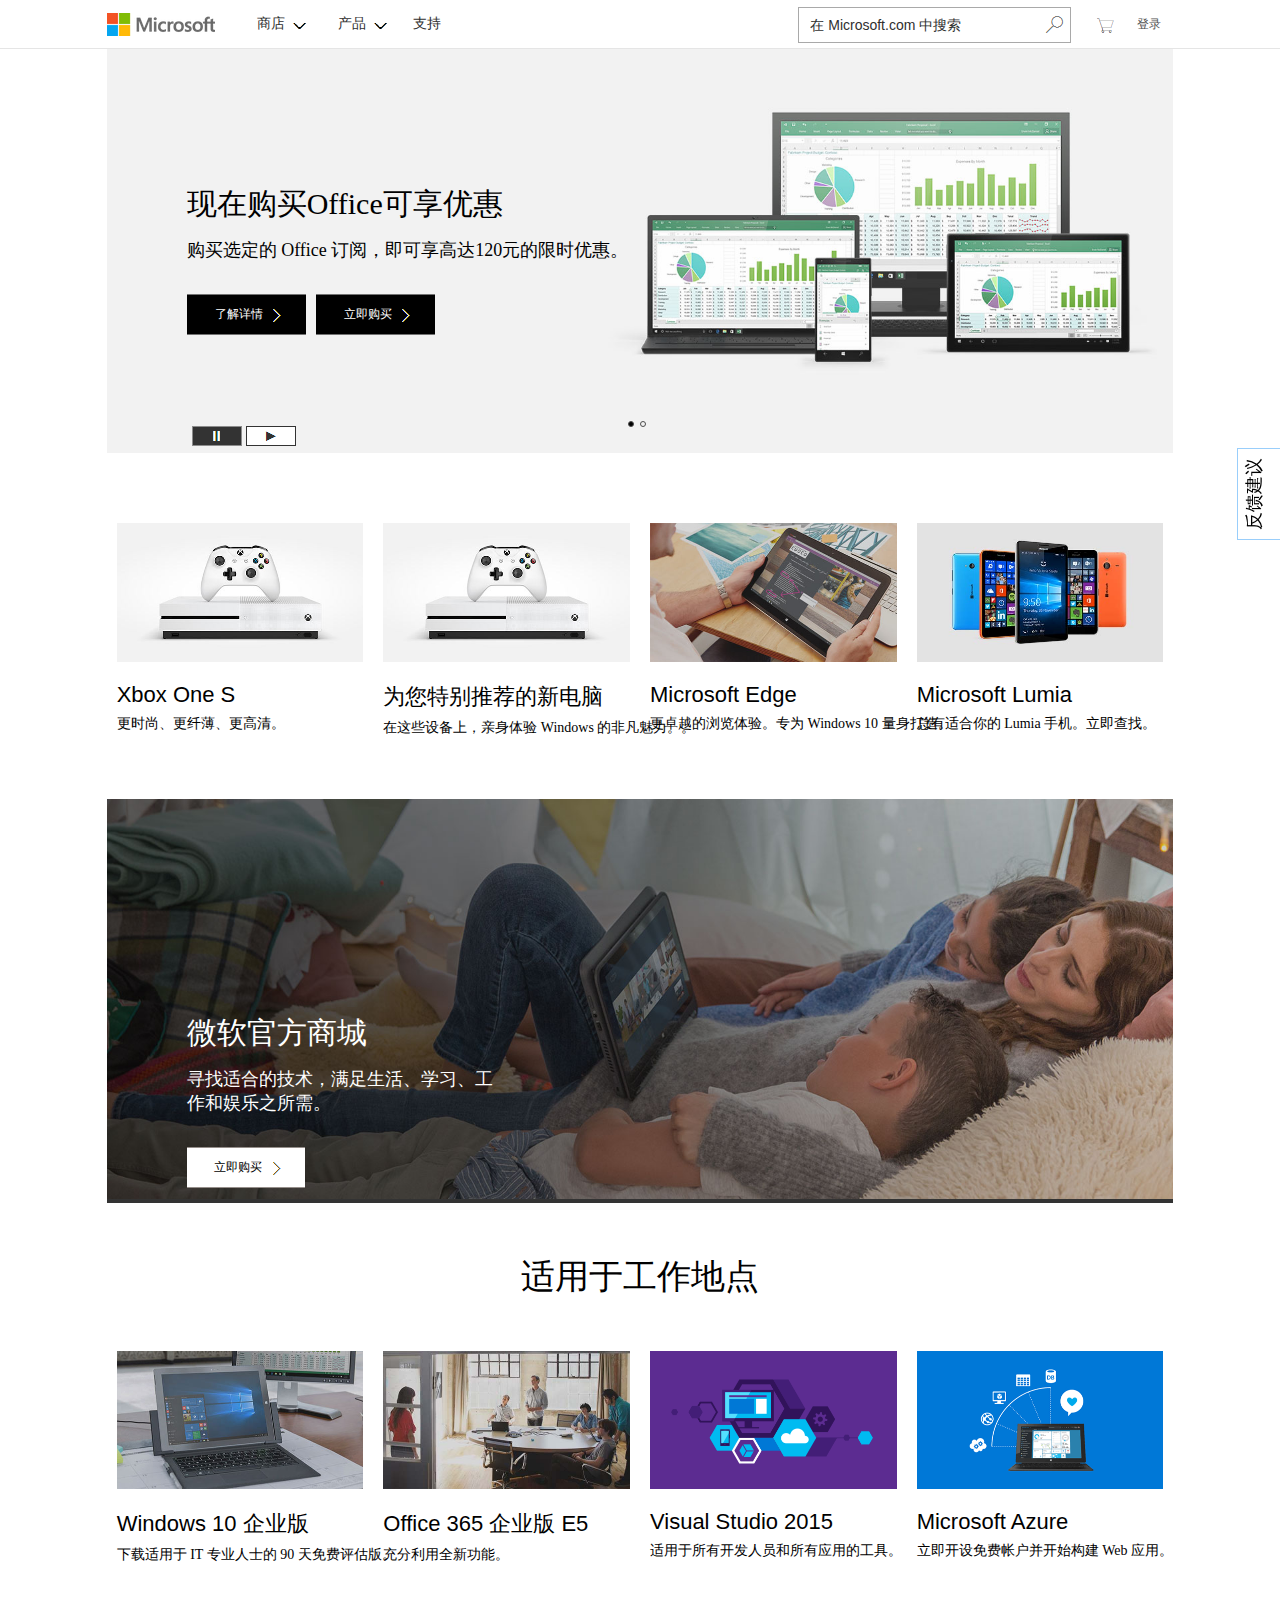
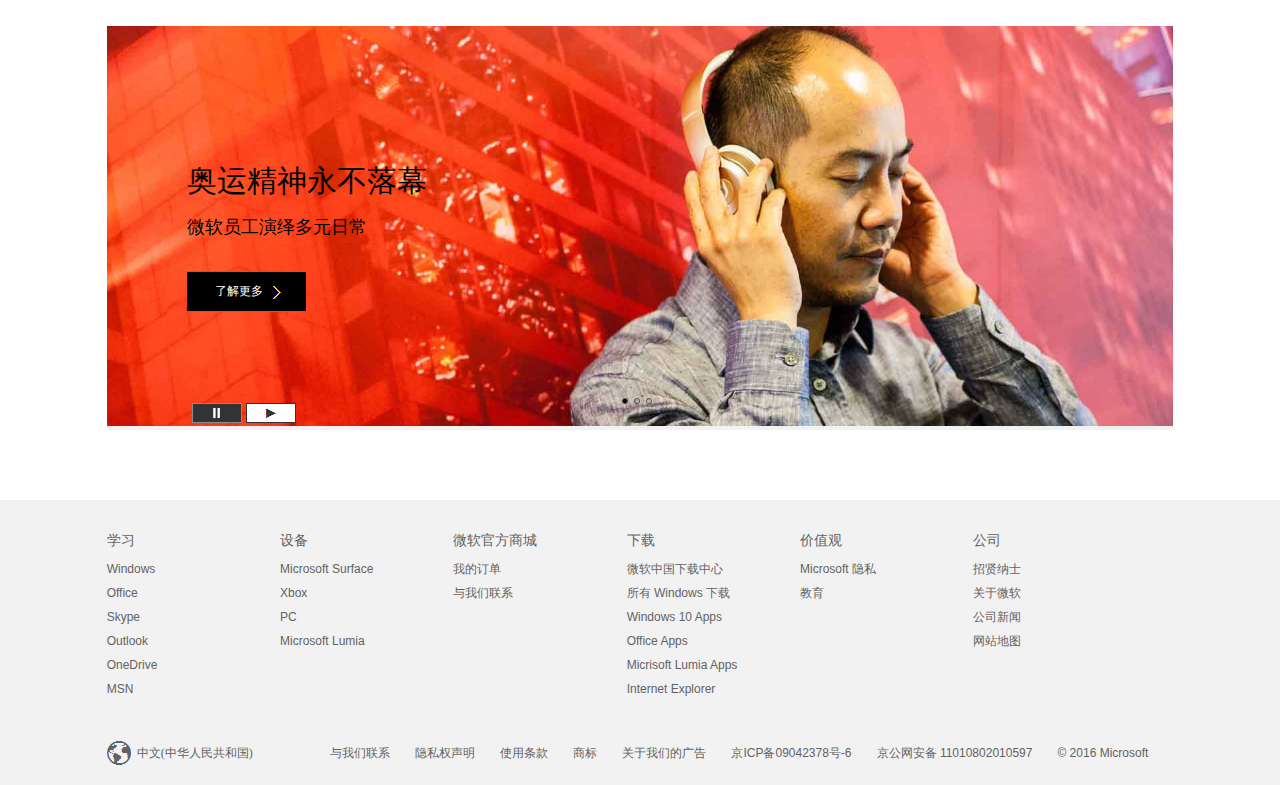
<file: microsoft/微软官网/index.html>
<!DOCTYPE html>
<html lang="en">
<head>
    <meta charset="UTF-8">
    <title>微软中国</title>
    <link rel="stylesheet" href="css/index.css">
    <link rel="stylesheet" href="css/global.css">
</head>
<body>
    <header class="head">
        <div class="top_bar">
            <div class="top_title fl">
                <h1 class="logo fl"><a href="" class="logo_name fl">微软中国</a></h1>
                <nav class="top_nav fl">
                    <a href="" class="top_info fl">商店</a>
                    <a href="" class="top_info fl">产品</a>
                    <a href="" class="top_info one fl">支持</a>
                </nav>
            </div>
            <div class="land fr">
                <form action="" class="search fl">
                    <input type="text" value="在 Microsoft.com 中搜索">
                    <a href="" class="search_ico fl"></a>
                </form>
                <a href="" class="shopping fl"></a>
                <a href="" class="the_line fl"></a>
                <a href="" class="land_info fl">登录</a>
            </div>
        </div>
    </header>
    <section class="content">
        <div class="office clearfix">
            <ul class="office_list">
                <li class="office_item fl">
                    <a href="" class="office_pic fl">
                        <img src="img/office_pic.jpg" alt="" />
                    </a>
                    <div class="office_info">
                        <h2 class="office_head">现在购买Office可享优惠</h2>
                        <div class="buy clearfix">
                            <span class="buy_title fl">购买选定的 Office 订阅，即可享高达120元的限时优惠。</span>
                            <a href="" class="buy_info fl">了解详情</a>
                            <a href="" class="buy_info fl">立即购买</a>
                        </div>
                    </div>
                    <div class="suspend">
                        <a href="" class="suspend_ico fl"></a>
                        <a href="" class="play_ico fl"></a>
                    </div>
                </li>
                <li class="office_item fl">
                    <a href="" class="office_pic fl">
                        <img src="img/hour.jpg" alt="" />
                    </a>
                    <div class="office_info">
                        <h2 class="office_head">现在购买Office可享优惠</h2>
                        <div class="buy clearfix">
                            <span class="buy_title fl">购买选定的 Office 订阅，即可享高达120元的限时优惠。</span>
                            <a href="" class="buy_info fl">了解详情</a>
                            <a href="" class="buy_info fl">立即购买</a>
                        </div>
                    </div>
                    <div class="suspend">
                        <a href="" class="suspend_ico fl"></a>
                        <a href="" class="play_ico fl"></a>
                    </div>
                </li>
            </ul>
            <a href="" class="last fl"></a>
            <a href="" class="next fl"></a>
            <nav class="dot"><a href="" class="one"></a><a href=""></a></nav>
        </div>
        <ul class="xbox clearfix">
            <li class="xbox_item fl">
                <a href="" class="xbox_pic fl"><img src="img/xbox.jpg" alt=""></a>
                <div class="xbox_info fl">
                    <h3 class="xbox_title">Xbox One S</h3>
                    <a href="" class="xbox_text">更时尚、更纤薄、更高清。</a>
                </div>
            </li>
            <li class="xbox_item fl">
                <a href="" class="xbox_pic fl"><img src="img/xbox.jpg" alt=""></a>
                <div class="xbox_info fl">
                    <h3 class="xbox_title">为您特别推荐的新电脑</h3>
                    <a href="" class="xbox_text">在这些设备上，亲身体验 Windows 的非凡魅力。。</a>
                </div>
            </li>
            <li class="xbox_item fl">
                <a href="" class="xbox_pic fl"><img src="img/xbox1.jpg" alt=""></a>
                <div class="xbox_info fl">
                    <h3 class="xbox_title">Microsoft Edge</h3>
                    <a href="" class="xbox_text">更卓越的浏览体验。专为 Windows 10 量身打造。</a>
                </div>
            </li>
            <li class="xbox_item fl">
                <a href="" class="xbox_pic fl"><img src="img/xbox2.jpg" alt=""></a>
                <div class="xbox_info fl">
                    <h3 class="xbox_title">Microsoft Lumia</h3>
                    <a href="" class="xbox_text">总有适合你的 Lumia 手机。立即查找。</a>
                </div>
            </li>
        </ul>
        <div class="mall clearfix">
            <a href="" class="mall_pic fl"><img src="img/mall.jpg" alt=""></a>
            <div class="mall_info fl">
                <h2 class="mall_title">微软官方商城</h2>
                <div class="mall_item clearfix">
                    <span class="mall_text fl">寻找适合的技术，满足生活、学习、工作和娱乐之所需。</span>
                    <a href="" class="mall_btn fl">立即购买</a>
                </div>
            </div>
        </div>
        <div class="work clearfix">
            <h2 class="work_title">适用于工作地点</h2>
            <ul class="xbox clearfix">
                <li class="xbox_item fl">
                    <a href="" class="xbox_pic fl"><img src="img/work.jpg" alt=""></a>
                    <div class="xbox_info fl">
                        <h3 class="xbox_title">Windows 10 企业版</h3>
                        <a href="" class="xbox_text">下载适用于 IT 专业人士的 90 天免费评估版。</a>
                    </div>
                </li>
                <li class="xbox_item fl">
                    <a href="" class="xbox_pic fl"><img src="img/work1.jpg" alt=""></a>
                    <div class="xbox_info fl">
                        <h3 class="xbox_title">Office 365 企业版 E5</h3>
                        <a href="" class="xbox_text">充分利用全新功能。</a>
                    </div>
                </li>
                <li class="xbox_item fl">
                    <a href="" class="xbox_pic fl"><img src="img/work2.jpg" alt=""></a>
                    <div class="xbox_info fl">
                        <h3 class="xbox_title">Visual Studio 2015</h3>
                        <a href="" class="xbox_text">适用于所有开发人员和所有应用的工具。</a>
                    </div>
                </li>
                <li class="xbox_item fl">
                    <a href="" class="xbox_pic fl"><img src="img/work3.jpg" alt=""></a>
                    <div class="xbox_info fl">
                        <h3 class="xbox_title">Microsoft Azure</h3>
                        <a href="" class="xbox_text">立即开设免费帐户并开始构建 Web 应用。</a>
                    </div>
                </li>
            </ul>
        </div>
        <div class="office clearfix">
            <a href="" class="office_pic fl">
                <img src="img/hour.jpg" alt="">
            </a>
            <a href="" class="last fl"></a>
            <a href="" class="next fl"></a>
            <nav class="dot"><a href="" class="one"></a><a href=""></a><a href=""></a></nav>
            <div class="office_info">
                <h2 class="office_head">奥运精神永不落幕</h2>
                <div class="buy clearfix">
                    <span class="buy_title fl">微软员工演绎多元日常</span>
                    <a href="" class="buy_info fl">了解更多</a>
                </div>
            </div>
            <div class="suspend">
                <a href="" class="suspend_ico fl"></a>
                <a href="" class="play_ico fl"></a>
            </div>
        </div>
        <div class="back"><a href="">反馈建议</a></div>
    </section>
    <footer class="foot">
        <div class="study clearfix">
            <dl class="study_list fl">
                <dt class="study_title clearfix"><span class="fl">学习</span><a href="" class="bg fl"></a></dt>
                <dd class="study_info"><a href="">Windows</a></dd>
                <dd class="study_info"><a href="">Office</a></dd>
                <dd class="study_info"><a href="">Skype</a></dd>
                <dd class="study_info"><a href="">Outlook</a></dd>
                <dd class="study_info"><a href="">OneDrive</a></dd>
                <dd class="study_info"><a href="">MSN</a></dd>
            </dl>
            <dl class="study_list fl">
                <dt class="study_title clearfix"><span class="fl">设备</span><a href="" class="bg fl"></a></dt>
                <dd class="study_info"><a href="">Microsoft Surface</a></dd>
                <dd class="study_info"><a href="">Xbox</a></dd>
                <dd class="study_info"><a href="">PC</a></dd>
                <dd class="study_info"><a href="">Microsoft Lumia</a></dd>
            </dl>
            <dl class="study_list fl">
                <dt class="study_title clearfix"><span class="fl">微软官方商城</span><a href="" class="bg fl"></a></dt>
                <dd class="study_info"><a href="">我的订单</a></dd>
                <dd class="study_info"><a href="">与我们联系</a></dd>
            </dl>
            <dl class="study_list fl">
                <dt class="study_title clearfix"><span class="fl">下载</span><a href="" class="bg fl"></a></dt>
                <dd class="study_info"><a href="">微软中国下载中心</a></dd>
                <dd class="study_info"><a href="">所有 Windows 下载</a></dd>
                <dd class="study_info"><a href="">Windows 10 Apps</a></dd>
                <dd class="study_info"><a href="">Office Apps</a></dd>
                <dd class="study_info"><a href="">Micrisoft Lumia Apps</a></dd>
                <dd class="study_info"><a href="">Internet Explorer</a></dd>
            </dl>
            <dl class="study_list fl">
                <dt class="study_title clearfix"><span class="fl">价值观</span><a href="" class="bg fl"></a></dt>
                <dd class="study_info"><a href="">Microsoft 隐私</a></dd>
                <dd class="study_info"><a href="">教育</a></dd>
            </dl>
            <dl class="study_list fl">
                <dt class="study_title clearfix"><span class="fl">公司</span><a href="" class="bg fl"></a></dt>
                <dd class="study_info"><a href="">招贤纳士</a></dd>
                <dd class="study_info"><a href="">关于微软</a></dd>
                <dd class="study_info"><a href="">公司新闻</a></dd>
                <dd class="study_info"><a href="">网站地图</a></dd>
            </dl>
        </div>
        <div class="foot_more clearfix">
            <a href="" class="chinese fl">中文(中华人民共和国)</a>
            <div class="with fr">
                <a href="" class="with_list fl">与我们联系</a>
                <a href="" class="with_list fl">隐私权声明</a>
                <a href="" class="with_list fl">使用条款</a>
                <a href="" class="with_list fl">商标</a>
                <a href="" class="with_list fl">关于我们的广告</a>
                <a href="" class="with_list fl">京ICP备09042378号-6</a>
                <a href="" class="with_list fl">京公网安备 11010802010597</a>
                <span class="with_list fl">© 2016 Microsoft</span>
            </div>
        </div>
    </footer>
</body>
</html>
</file>
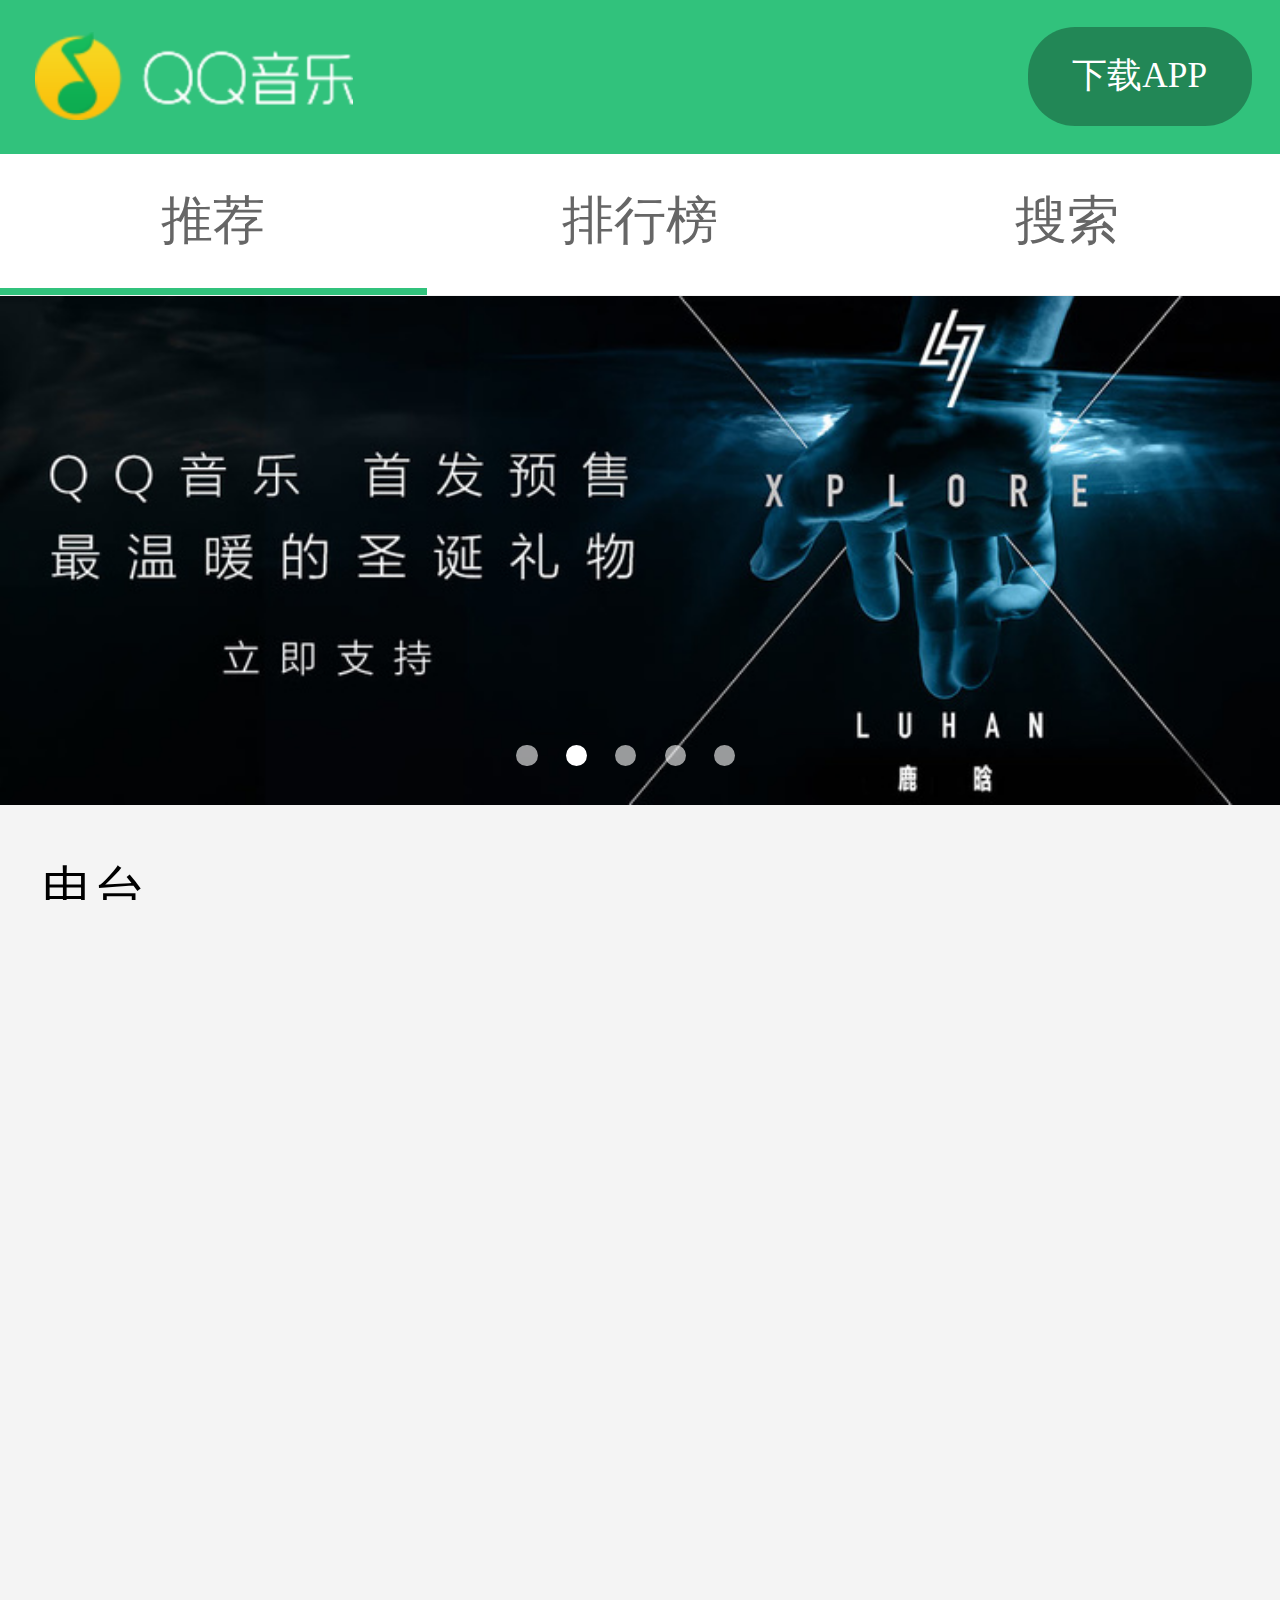
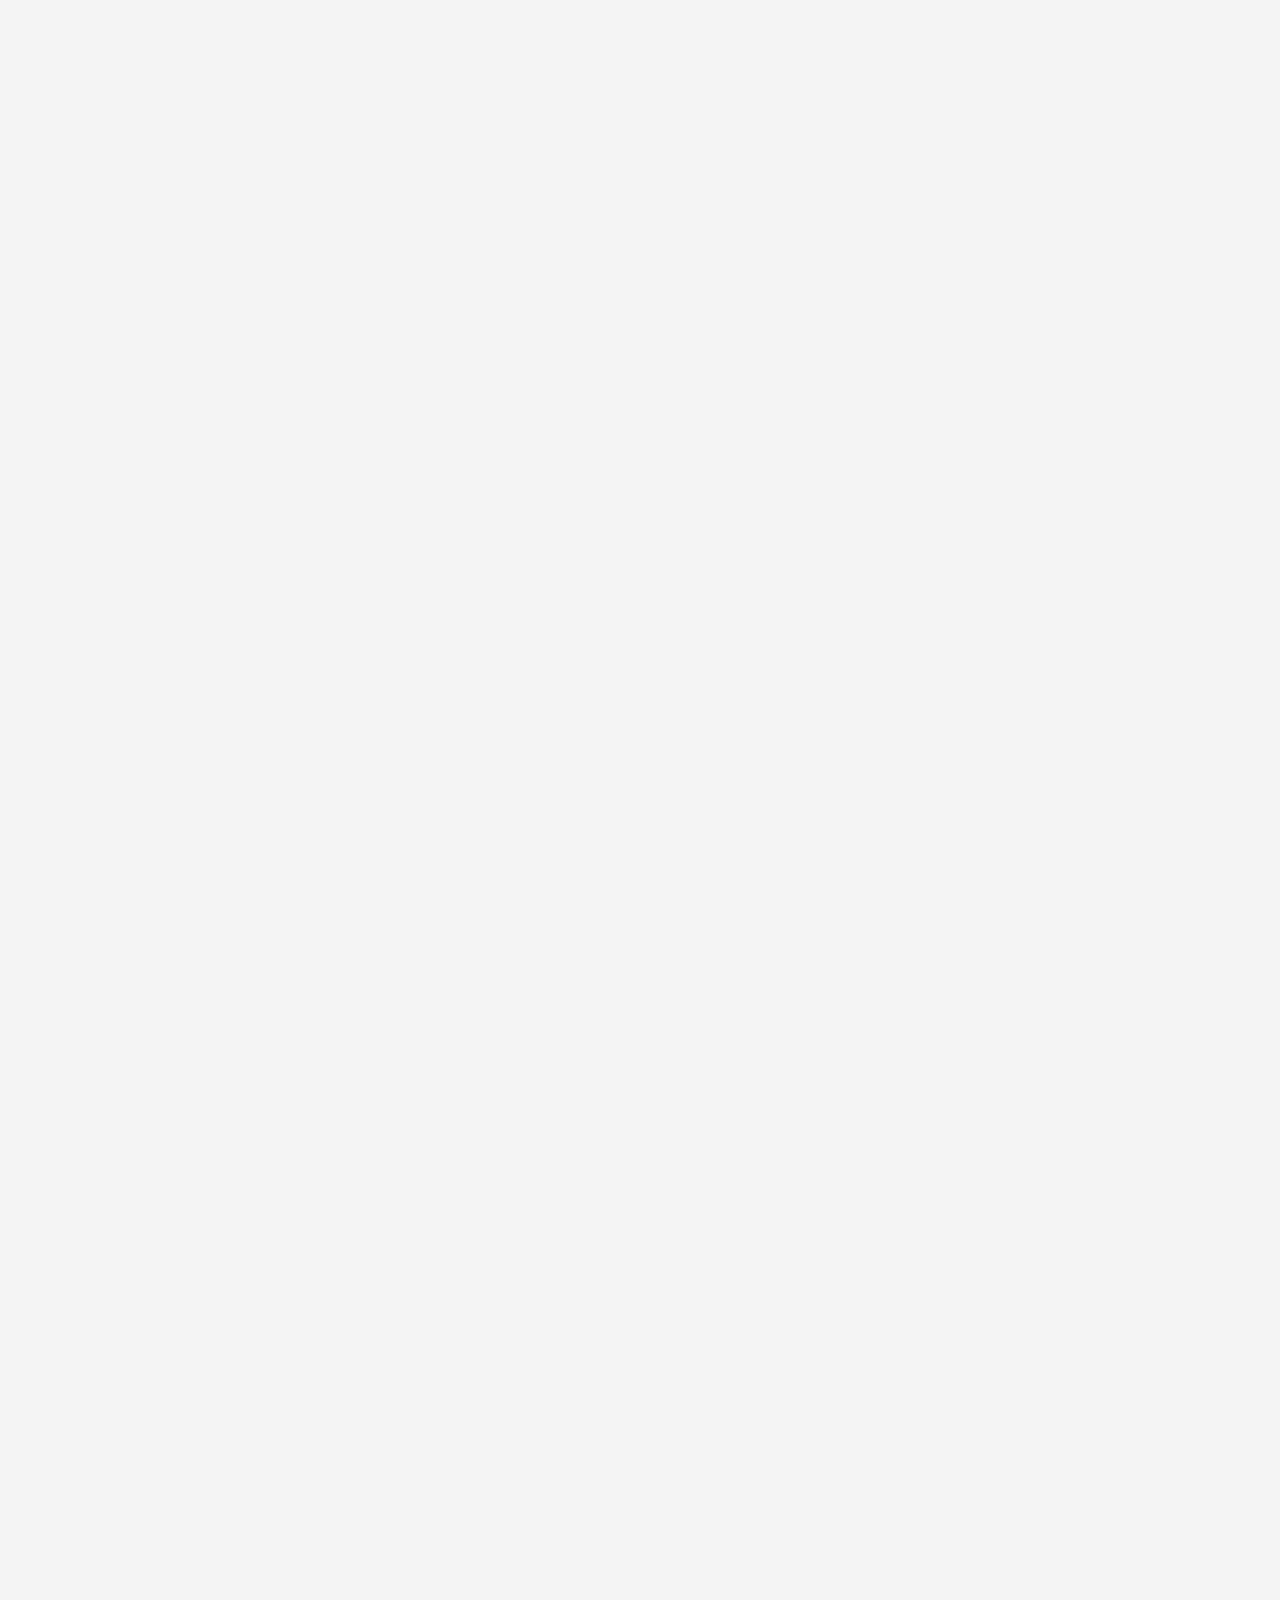
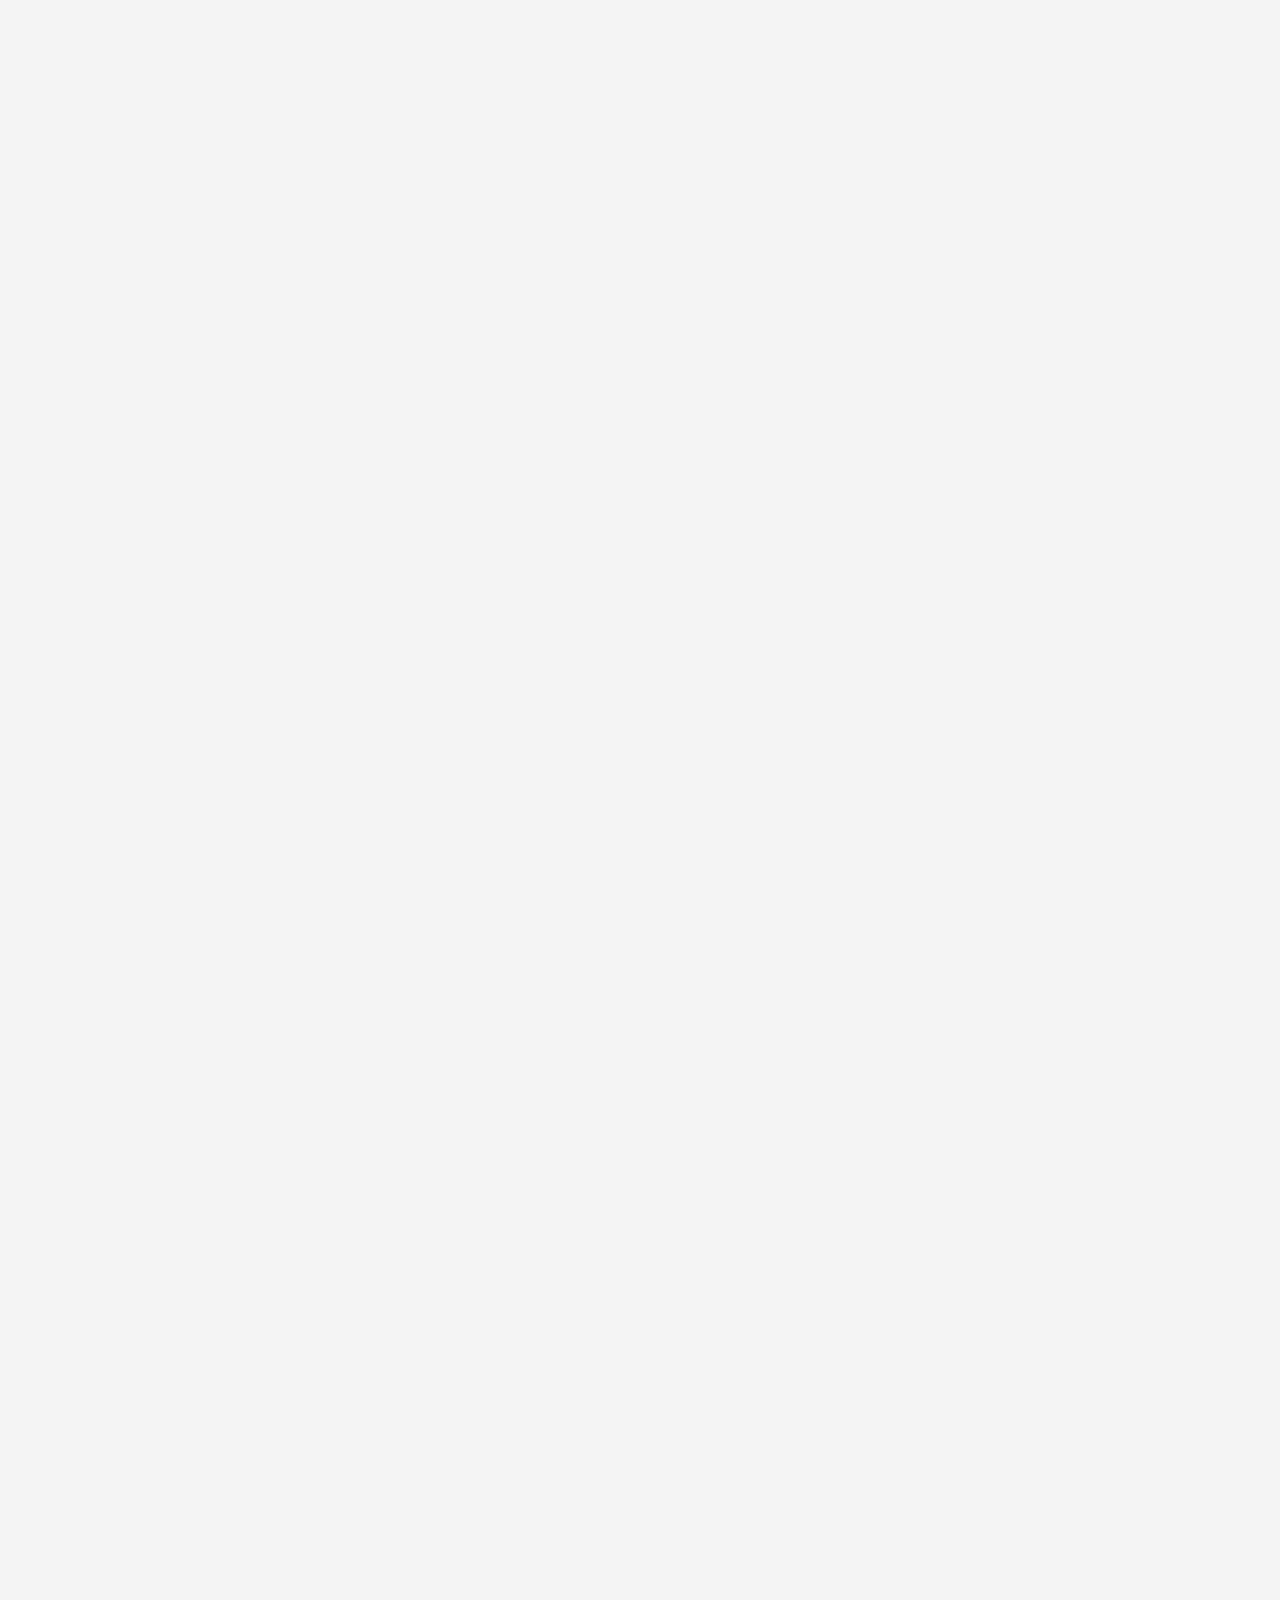
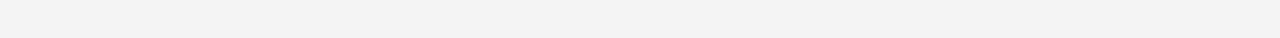
<file: qqmusic-mobile/qq音乐/index.html>
<!DOCTYPE html>
<html>
	<head>
		<meta charset="UTF-8">
		<title></title>
		<link rel="stylesheet" href="css/index.css" />
		<script>
			var num = 1 / window.devicePixelRatio;
			document.write('<meta name="viewport" content="width=device-width,user-scalable=no,initial-scale='+num+',minimum-scale='+num+',maximum-scale='+num+'" />')
			
			var fontNum = document.documentElement.clientWidth / 17;
			var html = document.getElementsByTagName('html')[0];
			html.style.fontSize = fontNum + 'px';
		</script>
	</head>
	<body>
		<header class="head">
			<h1 class="logo"><a href=""></a></h1>
			<a href="" class="download">下载APP</a>
		</header>
		<section class="content">
			<div class="bar">
				<div class="bar_title">
					<a href="" class="bar_head bar_color">推荐</a>
					<a href="" class="bar_head">排行榜</a>
					<a href="" class="bar_head">搜索</a>
				</div>
				<div class="bar_pic">
					<nav class="head_pic">
						<a href="" class="pic_list"><img src="img/head_pic1.jpg" alt="" /></a>
						<a href="" class="pic_list"><img src="img/head_pic2.jpg" alt="" /></a>
					</nav>
					<div class="dot">
						<span class="dot_list"></span>
						<span class="dot_list dot_color"></span>
						<span class="dot_list"></span>
						<span class="dot_list"></span>
						<span class="dot_list"></span>
					</div>
				</div>
			</div>
			<div class="fm">
				<h3 class="fm_title">电台</h3>
				<ul class="fm_item">
					<li class="fm_list">
						<div class="songs">
							<a href="" class="songs_pic"><img src="img/song1.jpg" alt="" /></a>
							<a href="" class="play">
								<span class="play_ico"></span>
							</a>
						</div>
						<div class="fm_info">
							<div class="fm_text">热歌</div>
						</div>
					</li>
					<li class="fm_list">
						<div class="songs">
							<a href="" class="songs_pic"><img src="img/song2.jpg" alt="" /></a>
							<a href="" class="play">
								<span class="play_ico"></span>
							</a>
						</div>
						<div class="fm_info">
							<div class="fm_text">一人一首招牌歌</div>
						</div>
					</li>
				</ul>
			</div>
			<div class="fm">
				<h3 class="fm_title">热门歌单</h3>
				<ul class="fm_item">
					<li class="fm_list">
						<div class="songs">
							<a href="" class="songs_pic"><img src="img/song1.jpg" alt="" /></a>
							<a href="" class="play">
								<span class="play_ico"></span>
							</a>
							<span class="listen">7.5万</span>
						</div>
						<div class="fm_info">
							<div class="fm_text">一镜到底，哪些运用长镜头的</div>
							<span class="fm_name">环三次甲基三硝铵</span>
						</div>
					</li>
					<li class="fm_list">
						<div class="songs">
							<a href="" class="songs_pic"><img src="img/song2.jpg" alt="" /></a>
							<a href="" class="play">
								<span class="play_ico"></span>
							</a>
							<span class="listen">207.3万</span>
							<span class="benz">推广</span>
						</div>
						<div class="fm_info">
							<div class="fm_text">天后之声-先声，夺人</div>
							<span class="fm_name">梅赛德斯-奔驰</span>
						</div>
					</li>
					<li class="fm_list">
						<div class="songs">
							<a href="" class="songs_pic"><img src="img/song2.jpg" alt="" /></a>
							<a href="" class="play">
								<span class="play_ico"></span>
							</a>
							<span class="listen">28.4万</span>
						</div>
						<div class="fm_info">
							<div class="fm_text">欧美：动人心魄的旋律和歌单</div>
							<span class="fm_name">岸浪情拍</span>
						</div>
					</li>
					<li class="fm_list">
						<div class="songs">
							<a href="" class="songs_pic"><img src="img/song1.jpg" alt="" /></a>
							<a href="" class="play">
								<span class="play_ico"></span>
							</a>
							<span class="listen">12.2万</span>
						</div>
						<div class="fm_info">
							<div class="fm_text">云端回荡着的纯音乐</div>
							<span class="fm_name">那位先生</span>
						</div>
					</li>
					<li class="fm_list">
						<div class="songs">
							<a href="" class="songs_pic"><img src="img/song2.jpg" alt="" /></a>
							<a href="" class="play">
								<span class="play_ico"></span>
							</a>
							<span class="listen">28.7万</span>
						</div>
						<div class="fm_info">
							<div class="fm_text">拒绝枯燥！闹铃神曲合集</div>
							<span class="fm_name">麦芽糖</span>
						</div>
					</li>
					<li class="fm_list">
						<div class="songs">
							<a href="" class="songs_pic"><img src="img/song1.jpg" alt="" /></a>
							<a href="" class="play">
								<span class="play_ico"></span>
							</a>
							<span class="listen">8.3万</span>
						</div>
						<div class="fm_info">
							<div class="fm_text">节奏迷离，小众却不失逼格</div>
							<span class="fm_name">狂爵</span>
						</div>
					</li>
				</ul>
			</div>
		</section>
		<footer class="foot">
			<a href="" class="app">去客户端发现更多好音乐></a>
			<a href="" class="pc">查看电脑版网页</a>
			<span class="foot_logo"></span>
			<span class="copy">Copyright © 1998 - 2016 Tencent.All Rights Reserved.</span>
		</footer>
	</body>
</html>
</file>
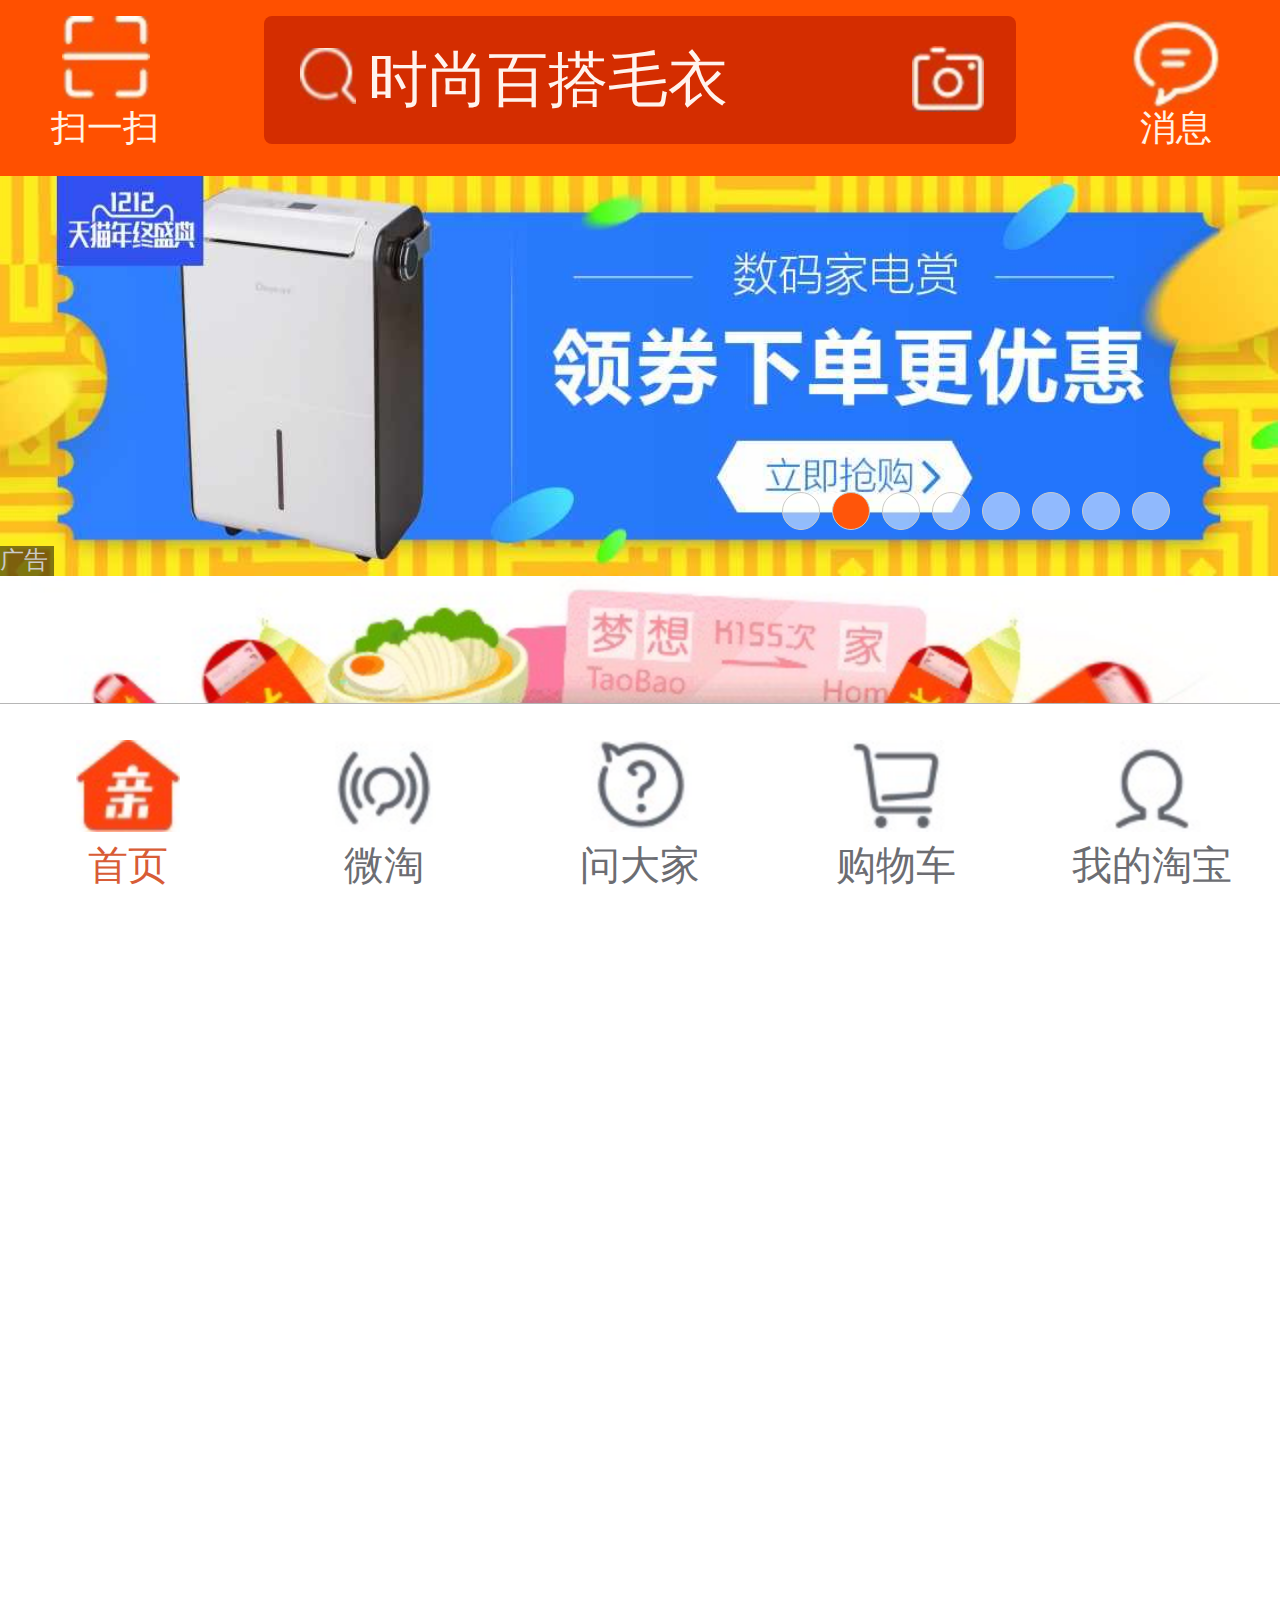
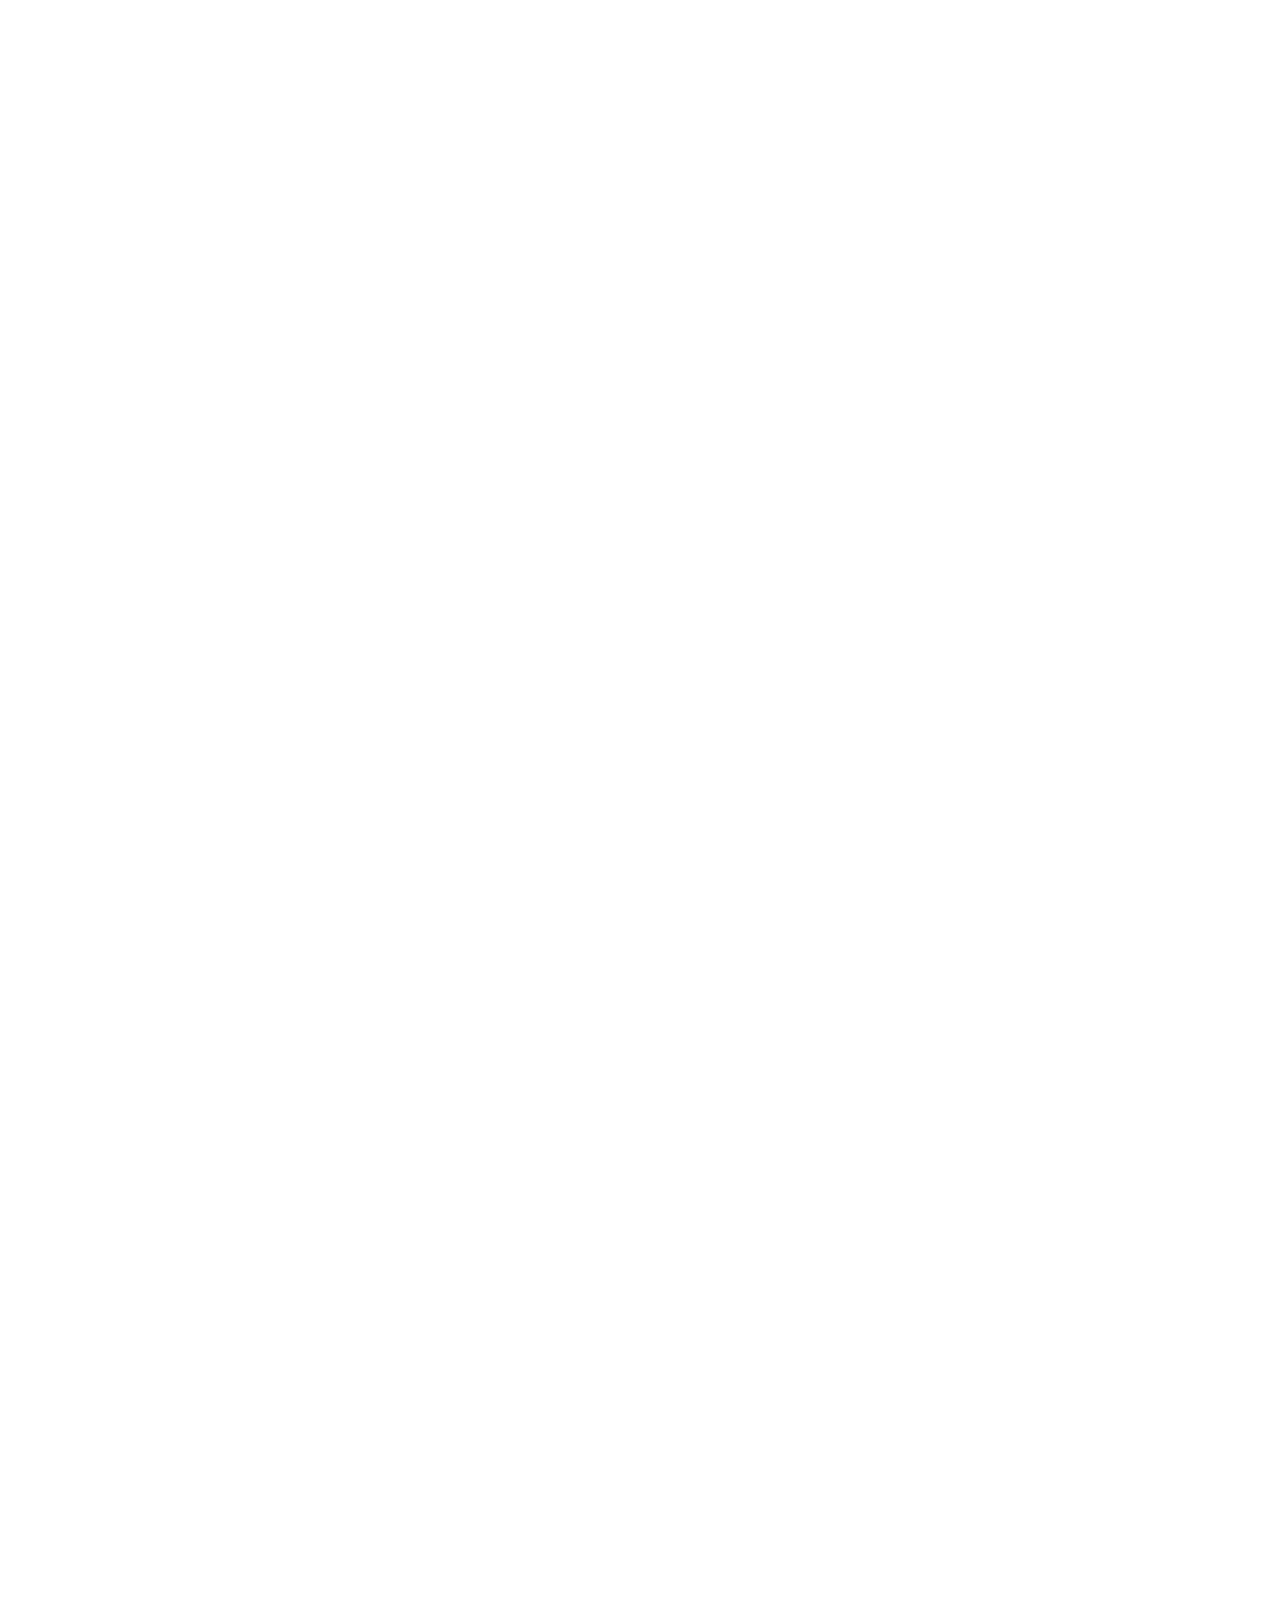
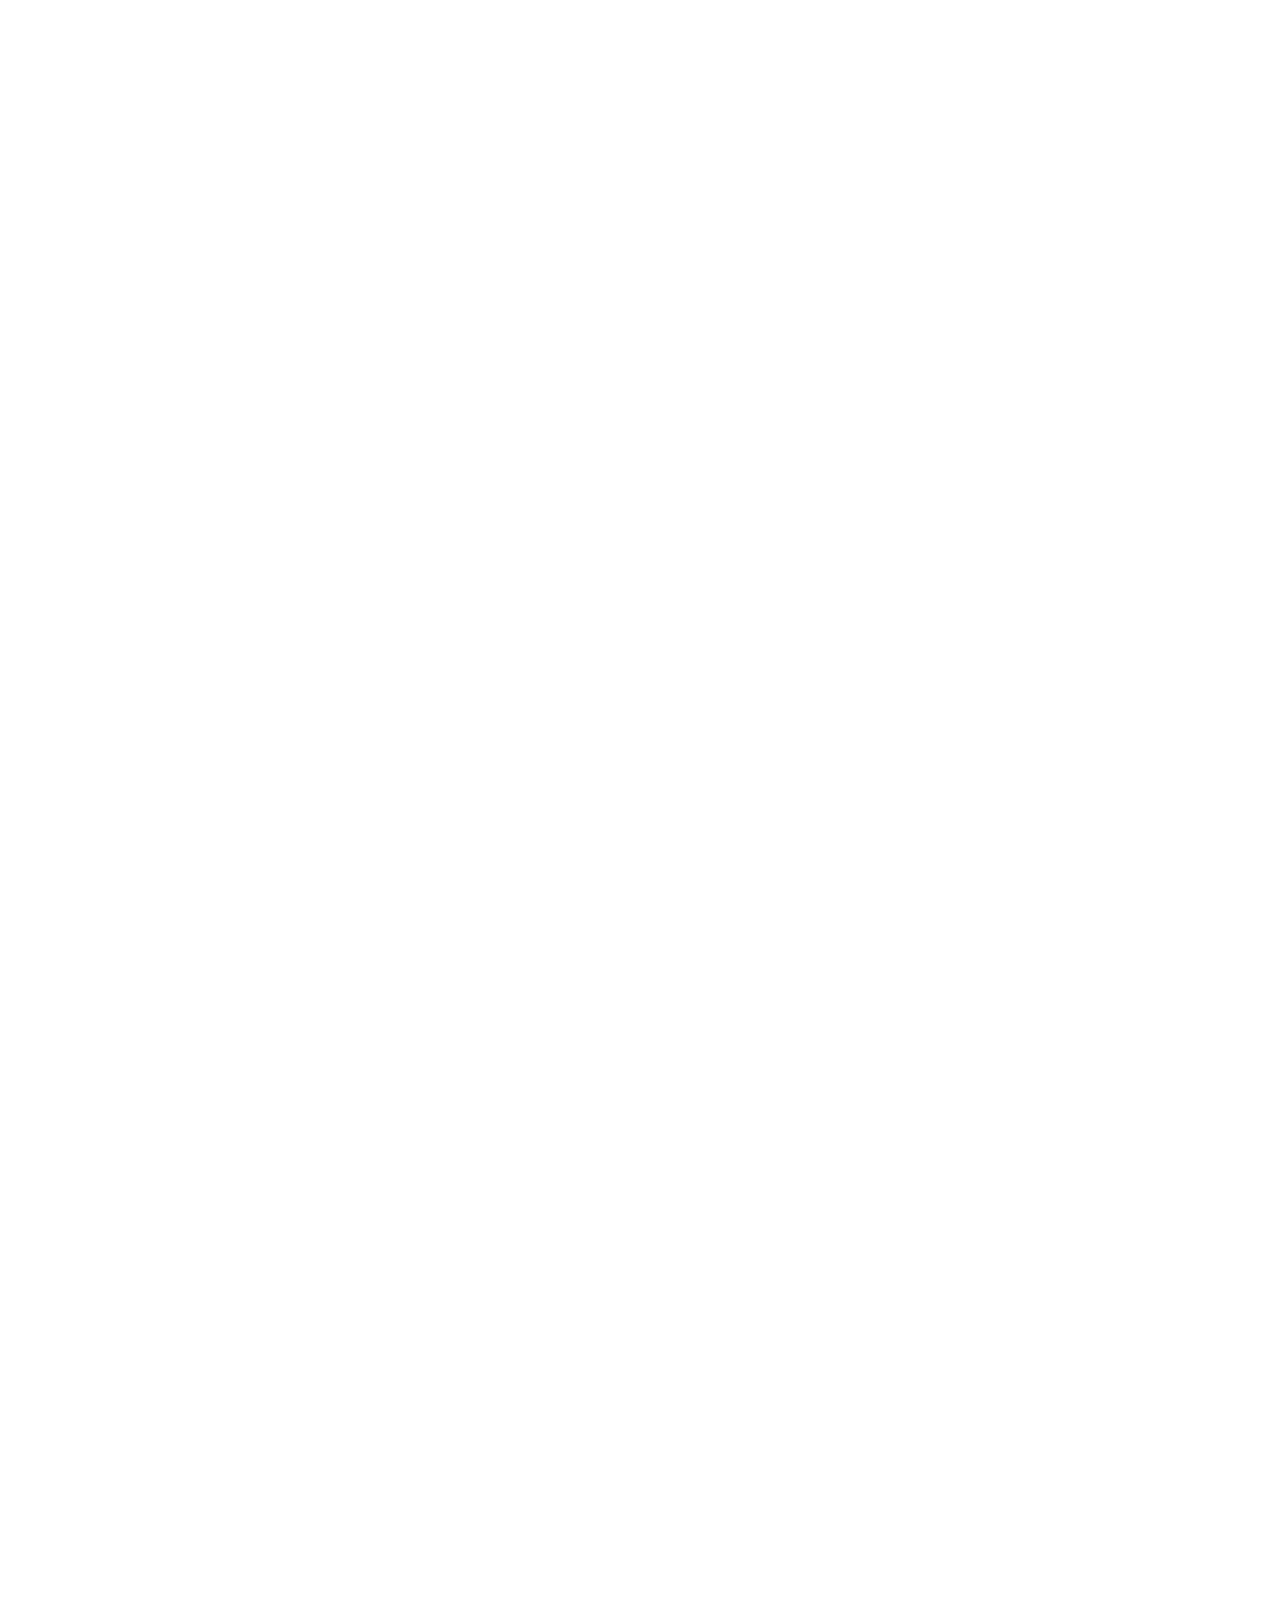
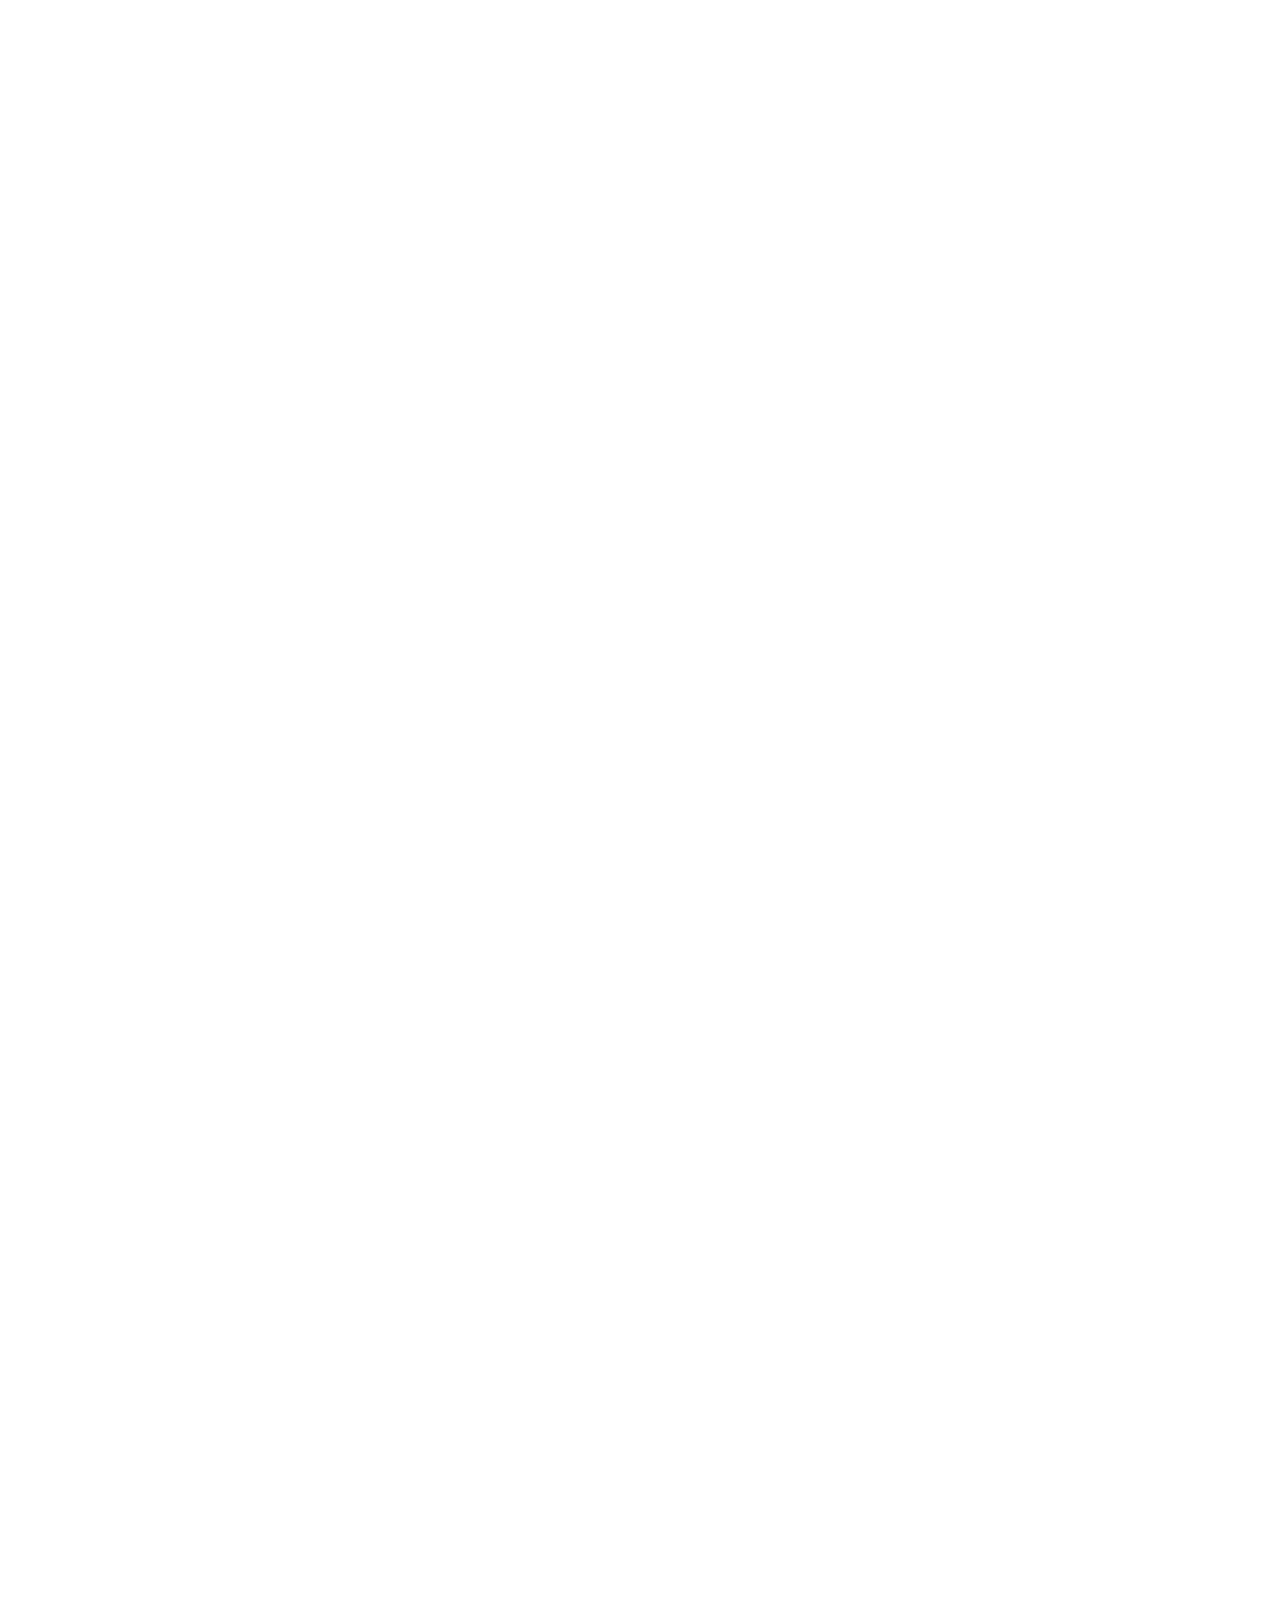
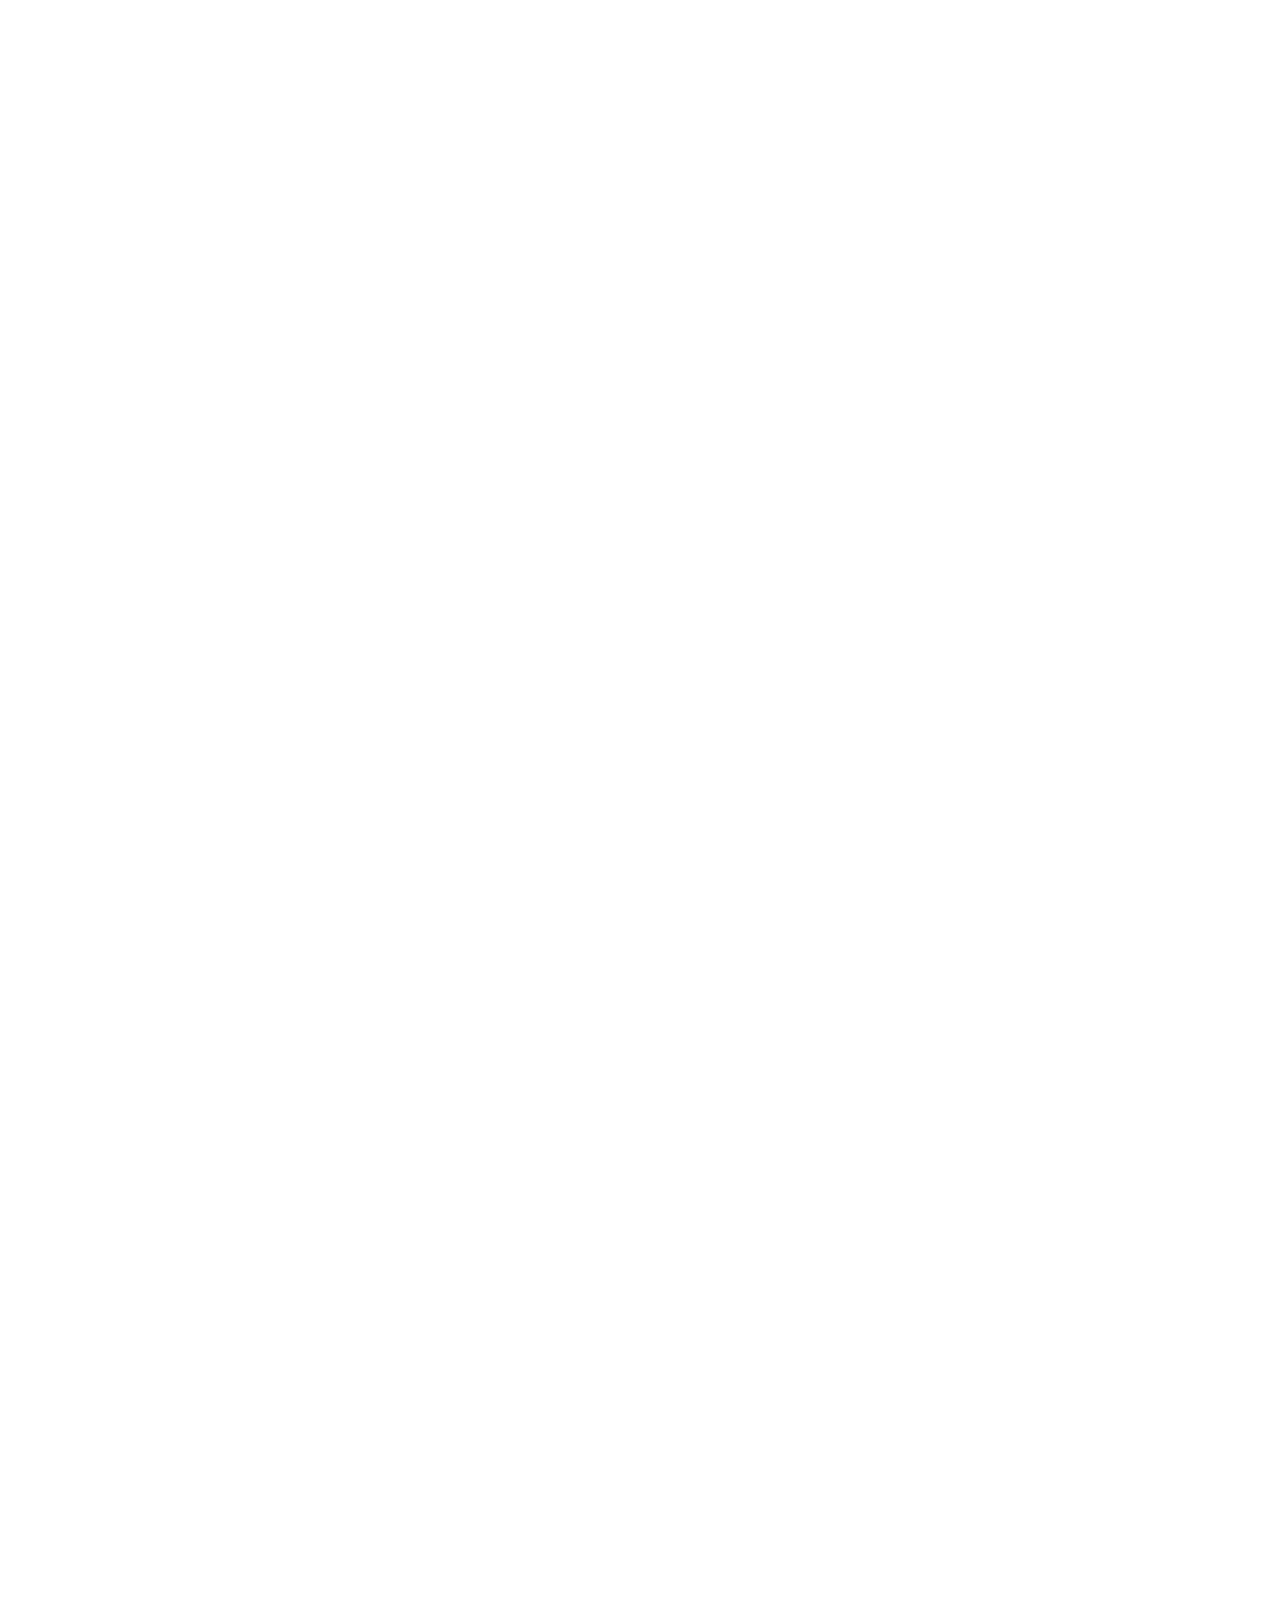
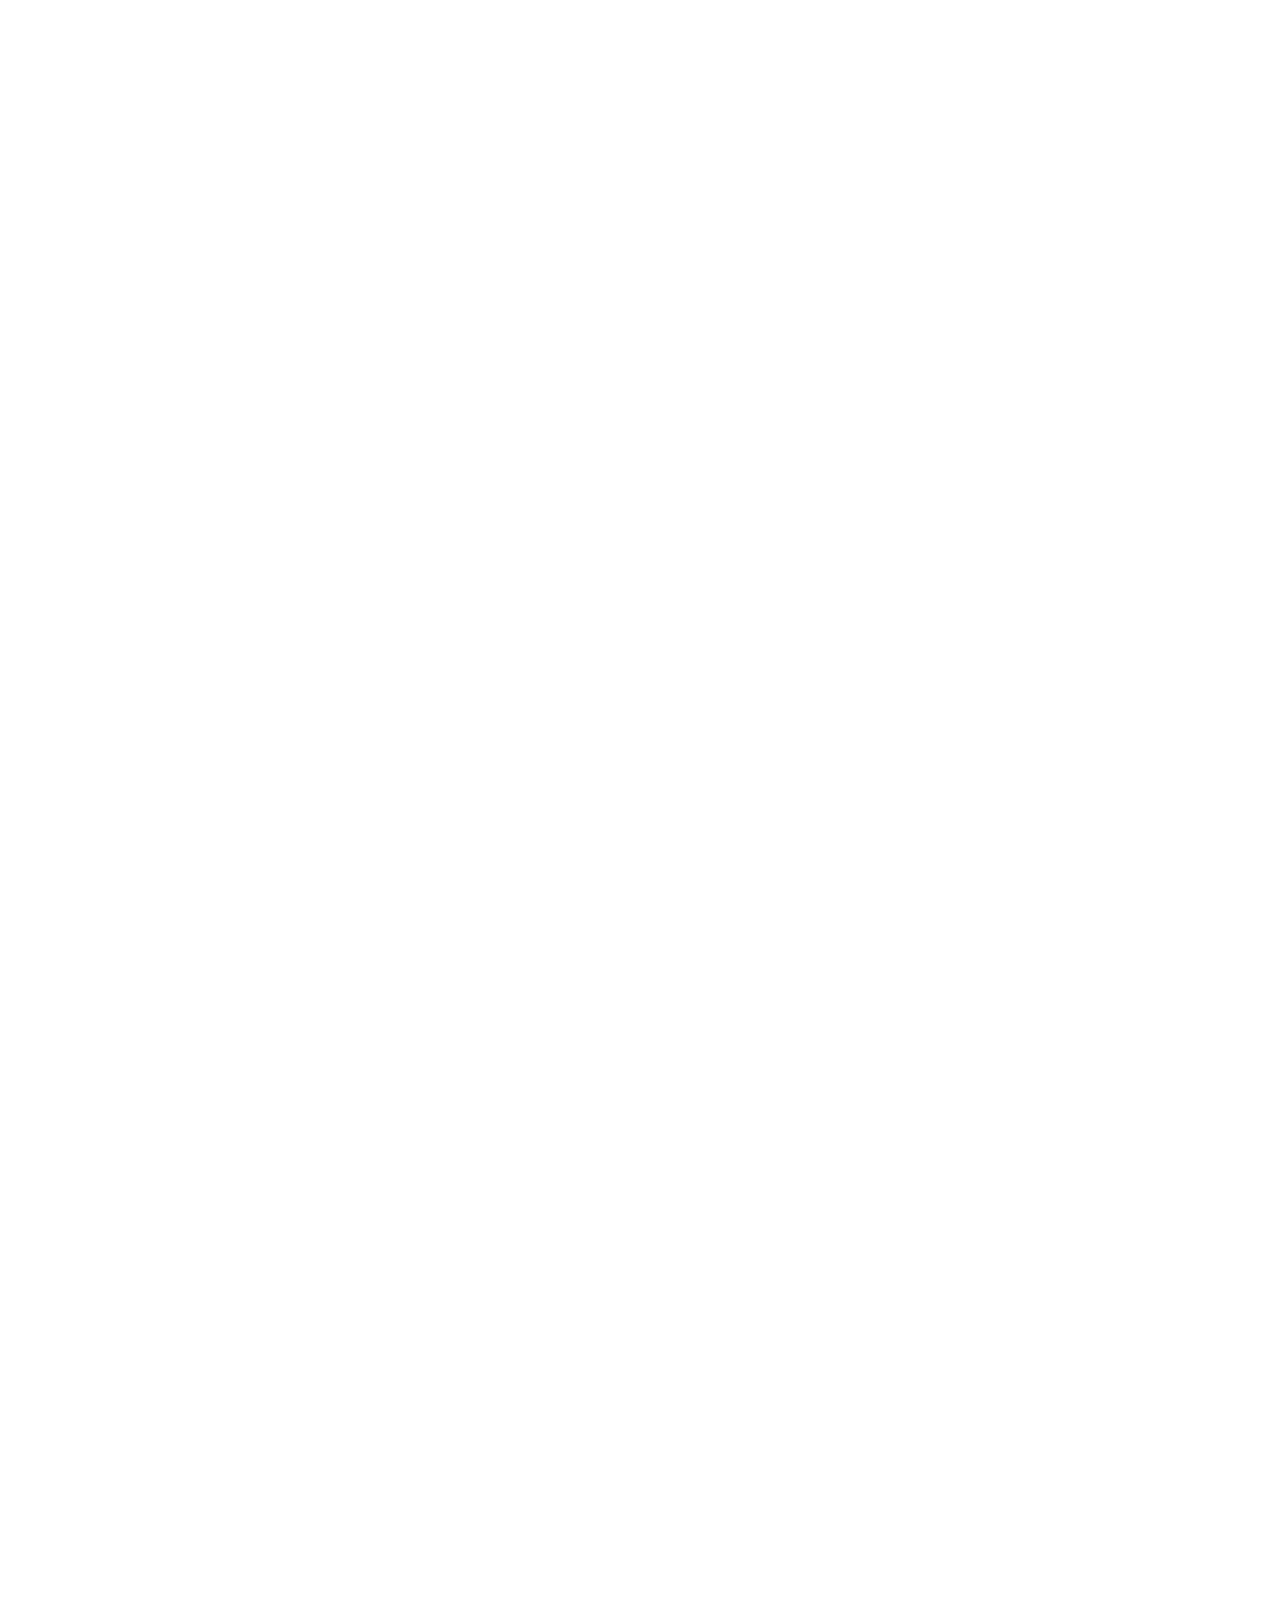
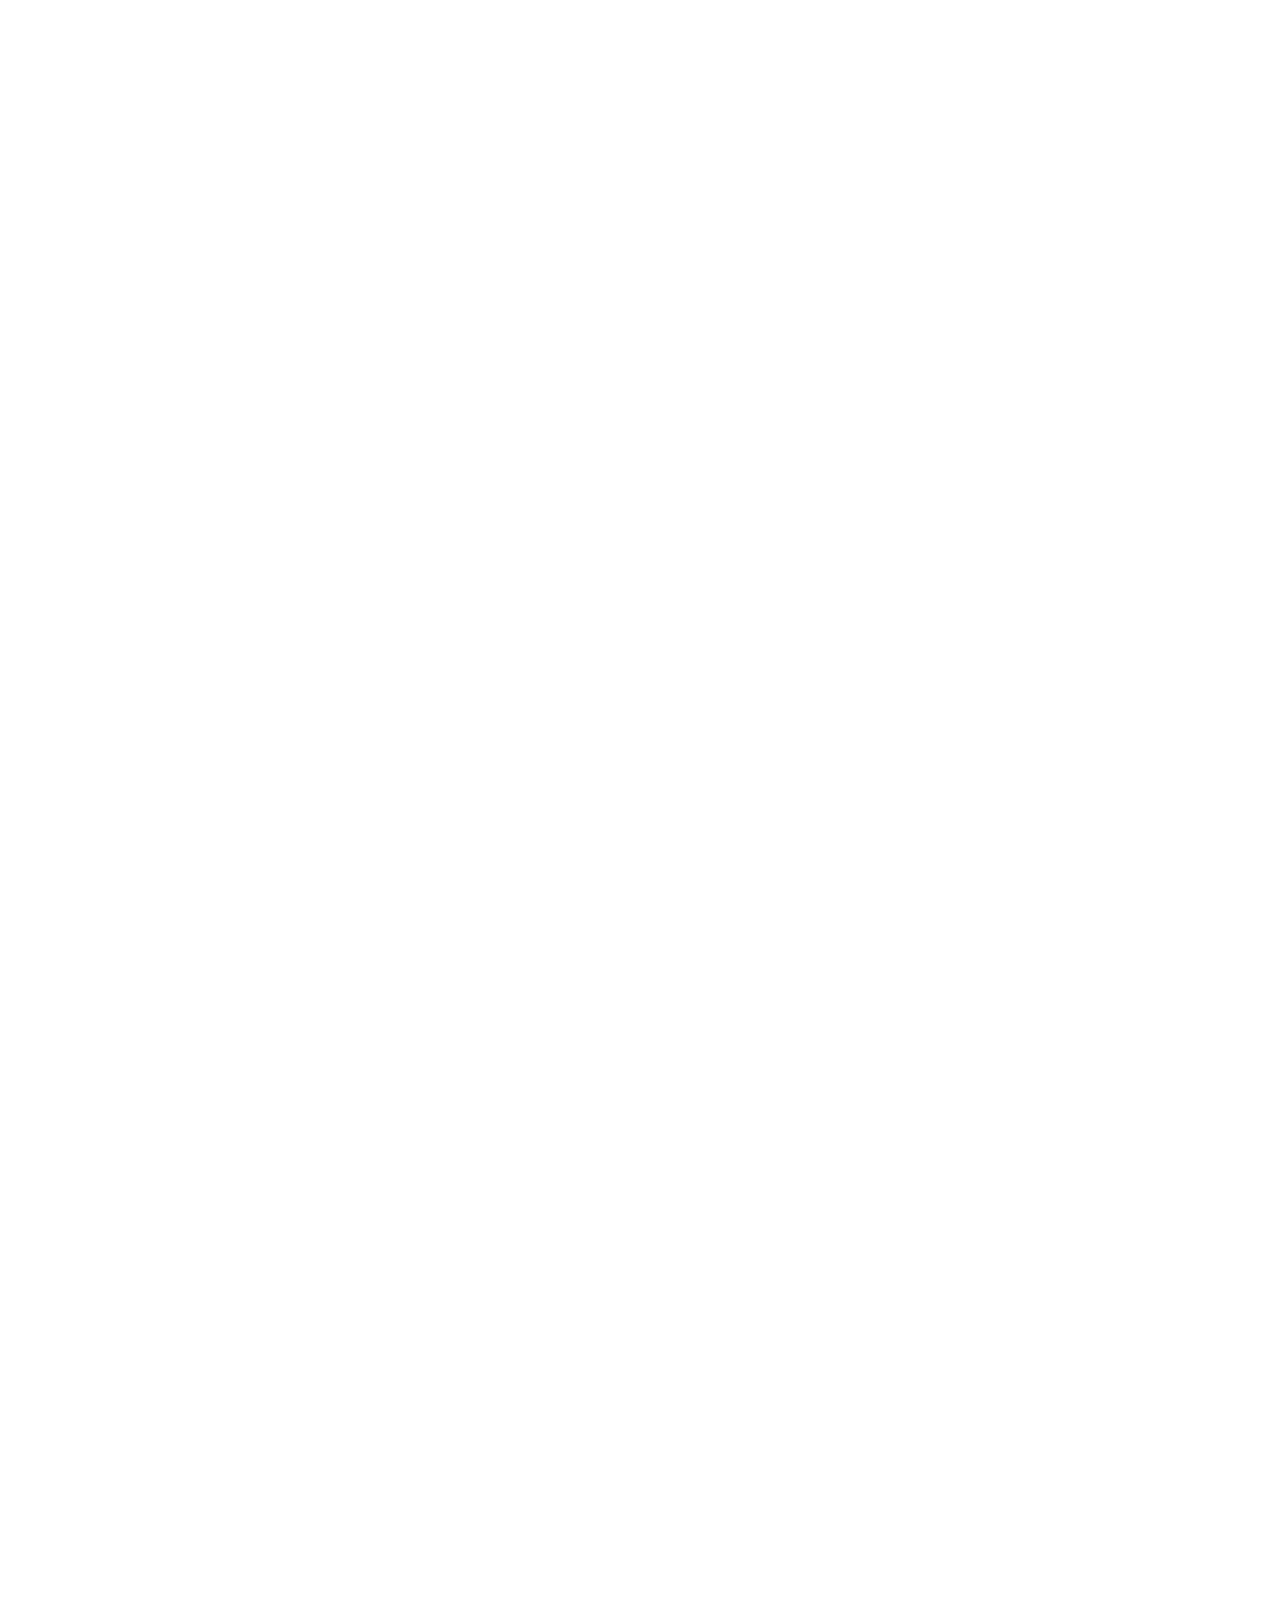
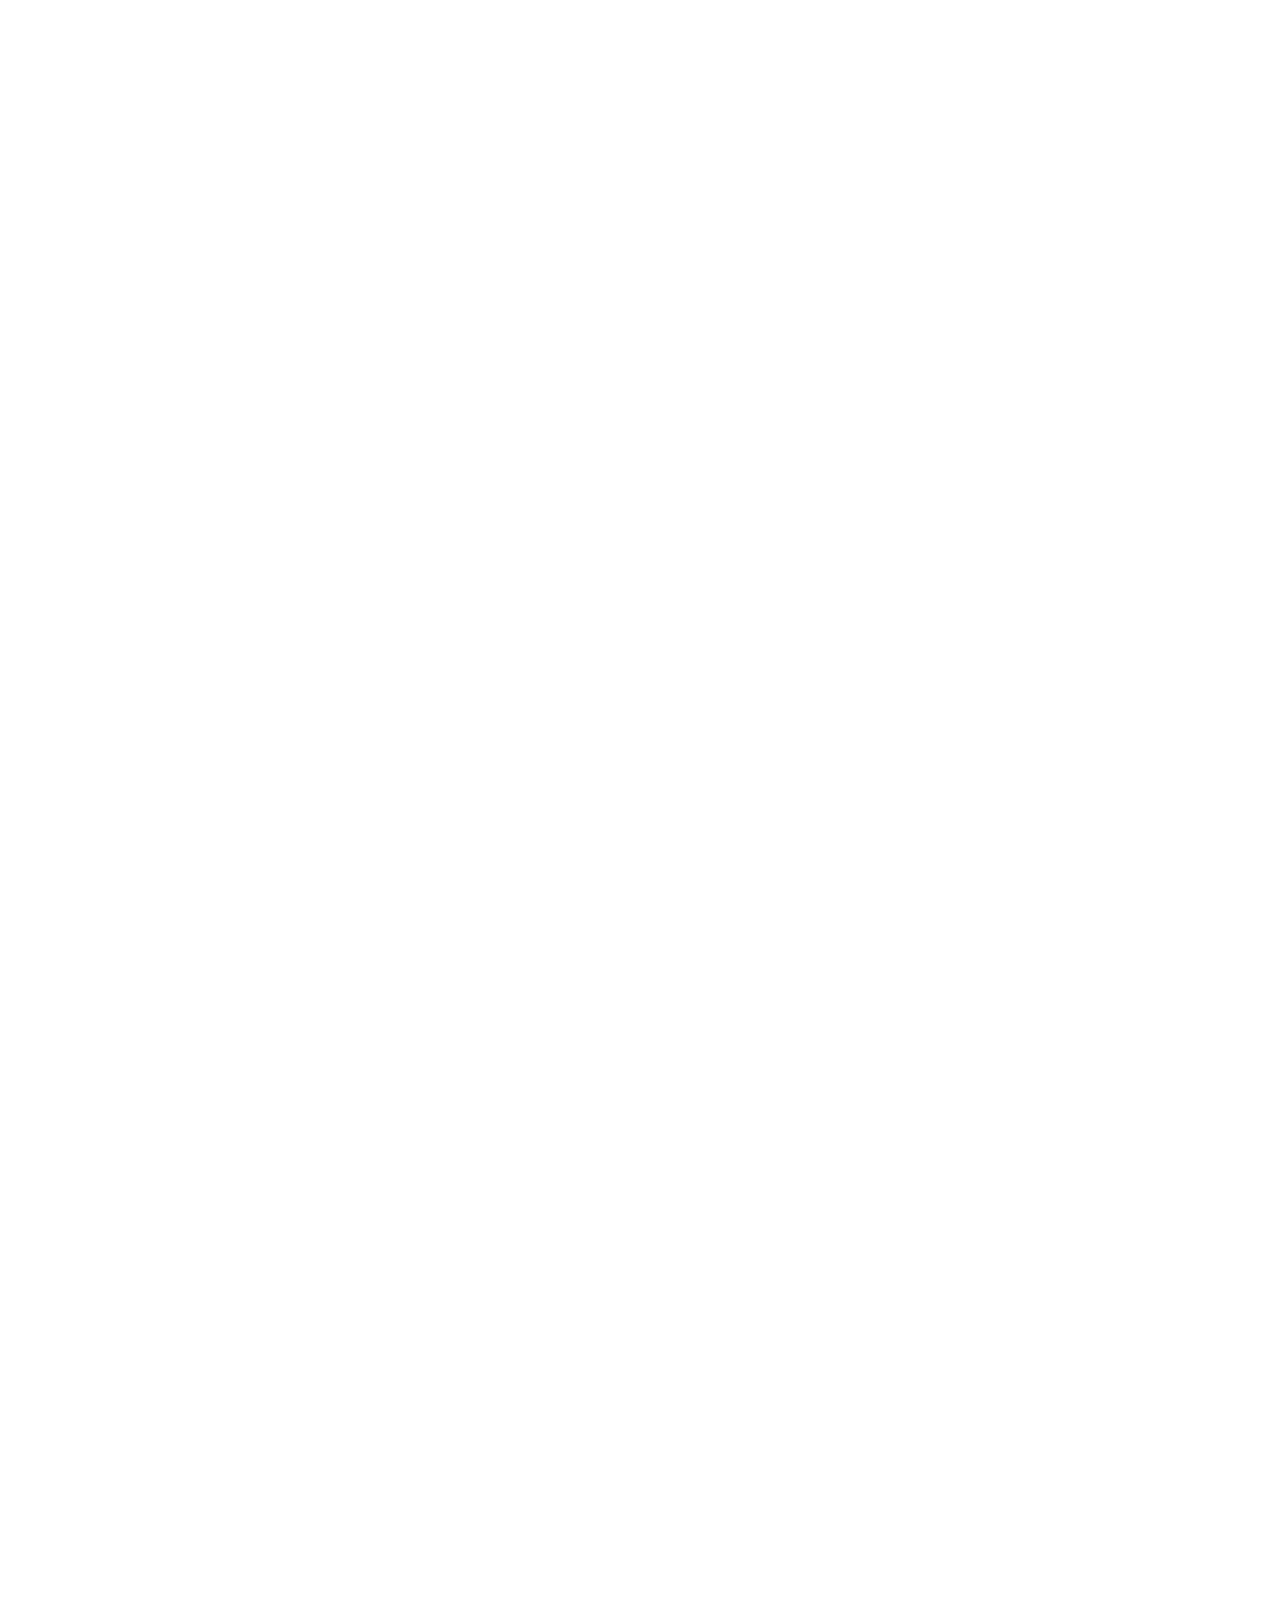
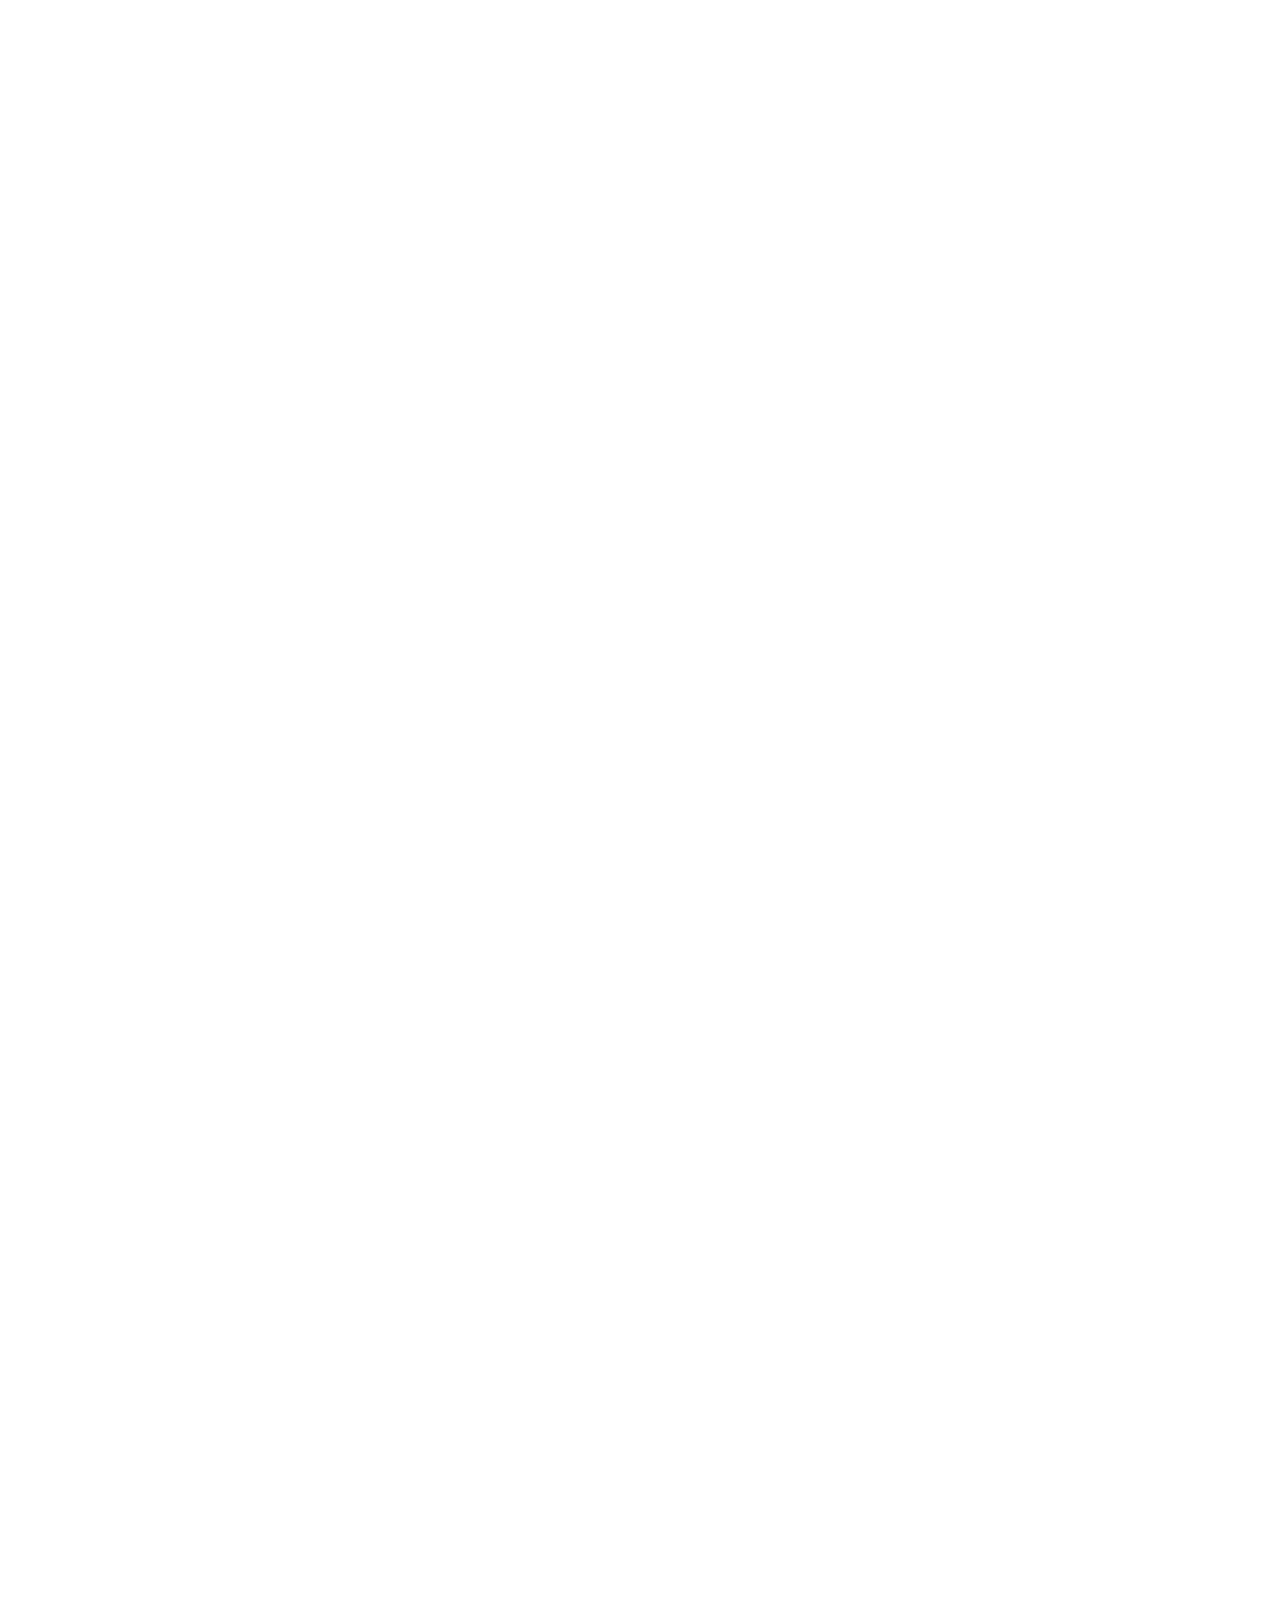
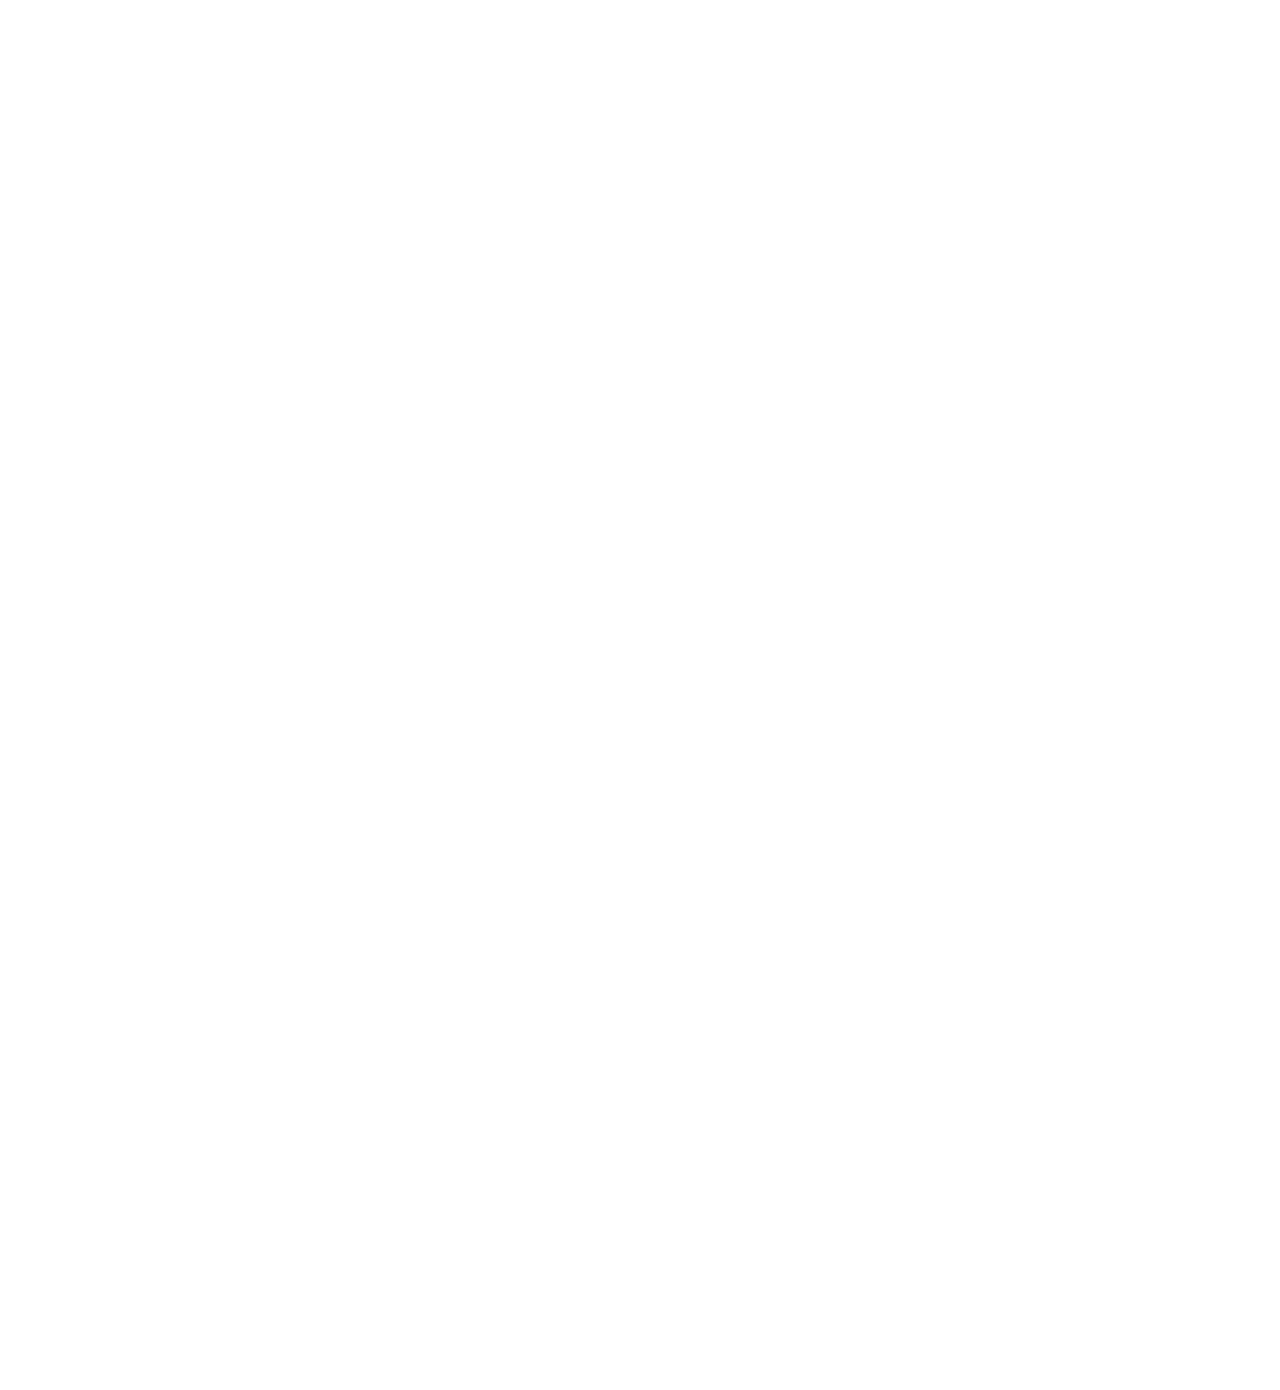
<file: taobao-mobile/淘宝手机版/index.html>
<!DOCTYPE html>
<html lang="en">
<head>
    <meta charset="UTF-8">
    <title>淘宝-html</title>
    <link rel="stylesheet" href="css/index.css">
    <meta name="viewport" content="width=device-width,initial-scale=1,minimum-scale=1,maximum-scale=1,user-scalable=no" />
    <script>
        var num = 1 / window.devicePixelRatio;
        document.write('<meta name="viewport" content="width=device-width,user-scalable=no,initial-scale='+num+',minimum-scale='+num+',maximum-scale='+num+'" />')
            
        var fontNum = document.documentElement.clientWidth / 6.4;
        var html = document.getElementsByTagName('html')[0];
        html.style.fontSize = fontNum + 'px';
    </script>
</head>
<body>
    <header class="head">
        <a href="" class="sweeep fl">扫一扫</a>
        <form action="" class="top fl">
            <i class="search fl"></i>
            <input type="text" value="时尚百搭毛衣" class="fl">
            <a href="" class="camera fl"></a>
        </form>
        <a href="" class="message fr">消息</a>
    </header>
    <section class="content">
        <div class="rotate">
            <div class="box fl">
                <a href="" class="ad_pic fl">
                    <img src="img/rotate.jpg" alt="">
                    <span class="ad_bg fl">广告</span>
                </a>
                <a href="" class="ad_pic fl">
                    <img src="img/go.png" alt="">
                    <span class="ad_bg fl">广告</span>
                </a>
            </div>
            <nav class="pot">
                <a href="" class="pot_list fl"></a>
                <a href="" class="pot_list pot_color fl"></a>
                <a href="" class="pot_list fl"></a>
                <a href="" class="pot_list fl"></a>
                <a href="" class="pot_list fl"></a>
                <a href="" class="pot_list fl"></a>
                <a href="" class="pot_list fl"></a>
                <a href="" class="pot_list fl"></a>
            </nav>
        </div>
        <div class="page_home">
            <a href="" class="go fl"><img src="img/go.png" alt=""></a>
            <nav class="page_nav fl">
                <a href="" class="app_ico one fl">天猫</a>
                <a href="" class="app_ico two fl">聚划算</a>
                <a href="" class="app_ico three fl">天猫国际</a>
                <a href="" class="app_ico four fl">外卖</a>
                <a href="" class="app_ico five fl">天猫超市</a>
                <a href="" class="app_ico six fl">充值中心</a>
                <a href="" class="app_ico seven fl">飞猪旅行</a>
                <a href="" class="app_ico eight fl">领金币</a>
                <a href="" class="app_ico nine fl">到家</a>
                <a href="" class="app_ico ten fl">分类</a>
            </nav>
            <div class="headline fl">
                <a href="" class="headline_pic fl"></a>
                <span class="head_line fl"></span>
                <div class="line_list fl">
                    <a href="" class="item fl"><span class="essence fl">精华</span>50岁女人别把自己穿的像老年人，气质才是最重要的</a>
                    <a href="" class="item fl"><span class="essence fl">1212</span>粗腿大肚、屁股大的胖MM竟然这么美</a>
                </div>
            </div>
        </div>
        <div class="goods">
            <div class="need_buy">
                <div class="shopping">
                    <a href="" class="worth fl">
                        <img src="img/worth1.png" alt="">
                        <span class="number zero fl">00</span>
                        <span class="colon first">:</span>
                        <span class="number san fl">33</span>
                        <span class="colon second">:</span>
                        <span class="number one fl">19</span>
                    </a>
                    <a href="" class="cheap fl"><img src="img/cheap1.png" alt=""></a>
                    <a href="" class="worth fl"><img src="img/worth2.png" alt=""></a>
                    <a href="" class="cheap fl"><img src="img/cheap2.png" alt=""></a>
                </div>
                <div class="classic">
                    <a href="" class="old fl"><img src="img/old.png" alt=""></a>
                    <a href="" class="old fl"><img src="img/live.png" alt=""></a>
                </div>
            </div>
            <div class="well">
                <h3 class="well_head fl"></h3>
                <nav class="well_list fl">
                    <a href="" class="well_info fl">
                        <img src="img/well_info1.png" alt="">
                    </a>
                    <a href="" class="well_info fl">
                        <img src="img/well_info2.png" alt="">
                    </a>
                    <a href="" class="well_info fl">
                        <img src="img/well_info3.png" alt="">
                    </a>
                    <a href="" class="well_info fl">
                        <img src="img/well_info4.png" alt="">
                    </a>
                </nav>
            </div>
            <div class="interest">
                <h3 class="interest_head fl"></h3>
                <div class="interest_item fl">
                    <a href="" class="new_home fl">
                        <img src="img/new_home.png" alt="">
                    </a>
                    <nav class="inter_nav fl">
                        <a href="" class="inter_list fl">
                            <img src="img/inter1.png" alt="">
                        </a>
                        <a href="" class="inter_list fl">
                            <img src="img/inter2.png" alt="">
                        </a>
                        <a href="" class="inter_list fl">
                            <img src="img/inter3.png" alt="">
                        </a>
                        <a href="" class="inter_list fl">
                            <img src="img/inter4.png" alt="">
                        </a>
                    </nav>
                </div>
            </div>
            <div class="end_year">
                <h3 class="end_head fl"></h3>
                <nav class="end_list fl">
                    <a href="" class="end_item fl">
                        <img src="img/end.png" alt="">
                    </a>
                    <a href="" class="end_item fl">
                        <img src="img/end1.png" alt="">
                    </a>
                    <a href="" class="end_item fl">
                        <img src="img/end2.png" alt="">
                    </a>
                    <a href="" class="end_item fl">
                        <img src="img/end3.png" alt="">
                    </a>
                    <a href="" class="end_item fl">
                        <img src="img/end4.png" alt="">
                    </a>
                    <a href="" class="end_item fl">
                        <img src="img/end5.png" alt="">
                    </a>
                    <a href="" class="end_item fl">
                        <img src="img/end6.png" alt="">
                    </a>
                    <a href="" class="end_item fl">
                        <img src="img/end7.png" alt="">
                    </a>
                </nav>
            </div>
        </div>
        <div class="buy_buy">
            <div class="boon mt10">
                <h3 class="boon_title">
                    <i class="boon_ico fl"></i>
                    超实惠
                </h3>
                <div class="boon_item">
                    <div class="boon_list">
                        <a href="" class="suit fl"><img src="img/suit1.png" alt=""></a>
                        <nav class="boon_nav fl">
                            <a href="" class="boon_info fl"><img src="img/boon1.png" alt=""></a>
                            <a href="" class="boon_info nobor fl"><img src="img/boon2.png" alt=""></a>
                            <a href="" class="boon_info fl"><img src="img/boon3.png" alt=""></a>
                        </nav>
                    </div>
                    <div class="boon_list">
                        <a href="" class="suit fl"><img src="img/suit2.png" alt=""></a>
                        <nav class="boon_nav fl">
                            <a href="" class="boon_info fl"><img src="img/boon4.png" alt=""></a>
                            <a href="" class="boon_info nobor fl"><img src="img/boon5.png" alt=""></a>
                            <a href="" class="boon_info fl"><img src="img/boon6.png" alt=""></a>
                        </nav>
                    </div>
                </div>
            </div>
            <div class="tmall mt10">
                <h3 class="tmall_title">
                    <span class="need_ico"></span>
                    <span class="need_info">天猫必逛</span>
                </h3>
                <div class="tmall_item">
                    <div class="tmall_list1">
                        <a href="" class="tmall_item1 fl"><img src="img/tmall1.png" alt=""></a>
                        <a href="" class="tmall_item1 fl"><img src="img/tmall2.png" alt=""></a>
                    </div>
                    <nav class="tmall_list2">
                        <a href="" class="tmall_info fl"><img src="img/tmall3.png" alt=""></a>
                        <a href="" class="tmall_info fl"><img src="img/tmall4.png" alt=""></a>
                        <a href="" class="tmall_info fl"><img src="img/tmall5.png" alt=""></a>
                        <a href="" class="tmall_info nobor fl"><img src="img/tmall6.png" alt=""></a>
                    </nav>
                </div>
            </div>
            <div class="special mt10">
                <h3 class="special_title">
                    <span class="special_ico"></span>
                    <span class="special_head">特色好货</span>
                </h3>
                <div class="global">
                    <div class="global_buy">
                        <div class="chinese">
                            <a href="" class="chinese_list fl"><img src="img/chinese1.png" alt=""></a>
                            <nav class="chinese_item fl">
                                <a href="" class="chinese_info fl"><img src="img/chinese1_1.png" alt=""></a>
                                <a href="" class="chinese_info nowidth fl"><img src="img/chinese1_2.png" alt=""></a>
                                <a href="" class="chinese_info fl"><img src="img/chinese1_3.png" alt=""></a>
                            </nav>
                        </div>
                        <div class="chinese">
                            <a href="" class="chinese_list fl"><img src="img/chinese2.png" alt=""></a>
                            <nav class="chinese_item fl">
                                <a href="" class="chinese_info fl"><img src="img/chinese2_1.png" alt=""></a>
                                <a href="" class="chinese_info nowidth fl"><img src="img/chinese2_2.png" alt=""></a>
                                <a href="" class="chinese_info fl"><img src="img/chinese2_3.png" alt=""></a>
                            </nav>
                        </div>
                    </div>
                    <div class="sweet">
                        <div class="sweet_ico fl">
                            <a href="" class="sweet_info one fl"></a>
                            <a href="" class="sweet_info two fl"></a>
                            <a href="" class="sweet_info three fl"></a>
                            <a href="" class="sweet_info four fl"></a>
                        </div>
                        <a href="" class="sweet_more fr">更多服务<i class="arrow fl"></i></a>
                     </div>
                     <div class="dot">
                        <a href=""></a>
                        <a href=""></a>
                        <a href="" class="color"></a>
                     </div>
                </div>
            </div>
            <div class="market mt10">
                <header class="market_title">
                    <h3 class="market_head">
                        <span class="market_ico"></span>
                        <span class="market_info">热门市场</span>
                    </h3>
                    <a href="" class="title_more">更多<i class="arrow1 fl"></i></a>
                </header>
                <div class="market_item">
                    <div class="fashion">
                        <div class="fashion_list">
                            <a href="" class="fashion_item fl"><img src="img/fash1.png" alt=""></a>
                            <a href="" class="fashion_item fl"><img src="img/fash2.png" alt=""></a>
                            <a href="" class="fashion_item fl"><img src="img/fash3.png" alt=""></a>
                            <a href="" class="fashion_item fl"><img src="img/fash4.png" alt=""></a>
                        </div>
                        <div class="sport">
                            <a href="" class="sport_list fl"><img src="img/sport1.png" alt=""></a>
                            <a href="" class="sport_list fl"><img src="img/sport2.png" alt=""></a>
                        </div>
                    </div>
                    <div class="cloth">
                        <a href="" class="cloth_pic fl"><img src="img/cloth.png" alt=""></a>
                        <div class="dot_item">
                            <a href="" class="dot_list"></a>
                            <a href="" class="dot_list color"></a>
                        </div>
                    </div>
                </div>
            </div>
            <div class="live mt10">
                <header class="live_title">
                    <h3 class="live_head">
                        <span class="liv_ico"></span>
                        <span class="live_info">淘宝直播</span>
                    </h3>
                    <a href="" class="live_more fr">更多<i class="arrow1 fl"></i></a>
                </header>
                <div class="live_content">
                    <ul class="live_item">
                        <li class="live_list fl">
                            <h4 class="double fl">双12精选</h4>
                            <a href="" class="list_info fl">年底囤货，年底囤货年底囤货</a>
                            <a href="" class="live_pic fl"><img src="img/live1.png" alt=""></a>
                        </li>
                        <li class="live_list fl">
                            <h4 class="double fl">掌柜热荐</h4>
                            <a href="" class="list_info fl">良心福利，任性任性任性</a>
                            <a href="" class="live_pic fl"><img src="img/live2.png" alt=""></a>
                        </li>
                        <li class="live_list fl">
                            <h4 class="double fl">主播种草</h4>
                            <a href="" class="list_info fl">买到实惠，看到实惠看到实惠</a>
                            <a href="" class="live_pic fl"><img src="img/live3.png" alt=""></a>
                        </li>
                    </ul>
                    <a href="" class="show_list fl">精品直播节目单，抢先围观！</a>
                </div>
            </div>
            <div class="daily mt10">
                <header class="daily_title">
                    <h3 class="daily_head">
                        <span class="daily_ico"></span>
                        <span class="daily_info">我要日报</span>
                    </h3>
                    <a href="" class="daily_more fl">更多<i class="arrow1 fl"></i></a>
                </header>
                <div class="daily_content">
                    <div class="daily_item fl">
                        <a href="" class="shoe_pic fl"><img src="img/shoe1.png" alt=""></a>
                        <a href="" class="shoe_pic fl"><img src="img/shoe2.png" alt=""></a>
                        <span class="nike fl">一个大写的潮字的耐克女鞋</span>
                        <span class="for_you fl">精选0人为你找到</span>
                    </div>
                    <div class="daily_item fr">
                        <a href="" class="shoe_pic fl"><img src="img/puter.png" alt=""></a>
                        <a href="" class="shoe_pic fl"><img src="img/puter1.png" alt=""></a>
                        <span class="nike fl">性能强悍比格高的笔记本</span>
                        <span class="for_you fl">精选3人为你找到</span>
                    </div>
                </div>
            </div>
            <div class="every">
                <header class="every_title">
                    <h3 class="every_head">
                        <span class="every_ico"></span>
                        <span class="every_info">每日好店</span>
                    </h3>
                    <div class="discover">发现被深藏的好店</div>
                </header>
                <ul class="shop">
                    <li class="shop_list one two fl">
                        <a href="" class="shop_pic fl"><img src="img/shop1.png" alt=""></a>
                        <span class="proper fl">今日推荐--1天3波</span>
                        <span class="doing fl">32.1万人正在逛店</span>
                    </li>
                    <li class="shop_list two fl">
                        <a href="" class="shop_pic fl"><img src="img/shop2.png" alt=""></a>
                        <span class="proper fl">爱鞋人</span>
                        <span class="doing fl">5100人正在逛店</span>
                    </li>
                    <li class="shop_list one fl">
                        <a href="" class="shop_pic fl"><img src="img/shop3.png" alt=""></a>
                        <span class="proper fl">生活家爱的杂货铺</span>
                        <span class="doing fl">6734人正在逛店</span>
                    </li>
                    <li class="shop_list fl">
                        <a href="" class="shop_pic fl"><img src="img/shop4.png" alt=""></a>
                        <span class="proper fl">女神店-美人装</span>
                        <span class="doing fl">14.6万人正在逛店</span>
                    </li>
                </ul>
            </div>
            <div class="guess">
                <header class="guess_title">
                    <h3 class="guess_head">
                        <span class="guess_ico"></span>
                        <span class="guess_info">猜你喜欢</span>
                    </h3>
                    <div class="real">实时推荐最适合的宝贝</div>
                </header>
                <ul class="guess_list clearfix">
                    <li class="guess_item fl">
                        <a href="" class="shoping_pic fl">
                            <img src="img/guess1.png" alt="">
                            <span class="guess_bg fl">
                                <span class="guess_sale">购物券满69减5</span>
                            </span>
                        </a>
                        <a href="" class="shoping_info fl">
                            <span class="shoping_text fl">Nike 耐克官方 NIKE FREE RN FLYKNIT 女</span>
                            <span class="shoping_price fl">
                                <span class="price_info fl"><span class="price_ico fl">￥</span>999</span>
                                <span class="pay fr">81人付款 ···</span>
                            </span>
                        </a>
                    </li>
                    <li class="guess_item fl">
                        <a href="" class="shoping_pic fl">
                            <img src="img/guess1.png" alt="">
                            <span class="guess_bg fl">
                                <span class="guess_sale">购物券满69减5</span>
                            </span>
                        </a>
                        <a href="" class="shoping_info fl">
                            <span class="shoping_text fl">Nike 耐克官方 NIKE FREE RN FLYKNIT 女</span>
                            <span class="shoping_price fl">
                                <span class="price_info fl"><span class="price_ico fl">￥</span>999</span>
                                <span class="pay fr">81人付款 ···</span>
                            </span>
                        </a>
                    </li>
                    <li class="guess_item fl">
                        <a href="" class="shoping_pic fl">
                            <img src="img/guess1.png" alt="">
                            <span class="guess_bg fl">
                                <span class="guess_sale">购物券满69减5</span>
                            </span>
                        </a>
                        <a href="" class="shoping_info fl">
                            <span class="shoping_text fl">Nike 耐克官方 NIKE FREE RN FLYKNIT 女</span>
                            <span class="shoping_price fl">
                                <span class="price_info fl"><span class="price_ico fl">￥</span>999</span>
                                <span class="pay fr">81人付款 ···</span>
                            </span>
                        </a>
                    </li>
                    <li class="guess_item fl">
                        <a href="" class="shoping_pic fl">
                            <img src="img/guess1.png" alt="">
                            <span class="guess_bg fl">
                                <span class="guess_sale">购物券满69减5</span>
                            </span>
                        </a>
                        <a href="" class="shoping_info fl">
                            <span class="shoping_text fl">Nike 耐克官方 NIKE FREE RN FLYKNIT 女</span>
                            <span class="shoping_price fl">
                                <span class="price_info fl"><span class="price_ico fl">￥</span>999</span>
                                <span class="pay fr">81人付款 ···</span>
                            </span>
                        </a>
                    </li>
                    <li class="guess_item fl">
                        <a href="" class="shoping_pic fl">
                            <img src="img/guess1.png" alt="">
                            <span class="guess_bg fl">
                                <span class="guess_sale">购物券满69减5</span>
                            </span>
                        </a>
                        <a href="" class="shoping_info fl">
                            <span class="shoping_text fl">Nike 耐克官方 NIKE FREE RN FLYKNIT 女</span>
                            <span class="shoping_price fl">
                                <span class="price_info fl"><span class="price_ico fl">￥</span>999</span>
                                <span class="pay fr">81人付款 ···</span>
                            </span>
                        </a>
                    </li>
                    <li class="guess_item fl">
                        <a href="" class="shoping_pic fl">
                            <img src="img/guess1.png" alt="">
                            <span class="guess_bg fl">
                                <span class="guess_sale">购物券满69减5</span>
                            </span>
                        </a>
                        <a href="" class="shoping_info fl">
                            <span class="shoping_text fl">Nike 耐克官方 NIKE FREE RN FLYKNIT 女</span>
                            <span class="shoping_price fl">
                                <span class="price_info fl"><span class="price_ico fl">￥</span>999</span>
                                <span class="pay fr">81人付款 ···</span>
                            </span>
                        </a>
                    </li>
                    <li class="guess_item fl">
                        <a href="" class="shoping_pic fl">
                            <img src="img/guess1.png" alt="">
                            <span class="guess_bg fl">
                                <span class="guess_sale">购物券满69减5</span>
                            </span>
                        </a>
                        <a href="" class="shoping_info fl">
                            <span class="shoping_text fl">Nike 耐克官方 NIKE FREE RN FLYKNIT 女</span>
                            <span class="shoping_price fl">
                                <span class="price_info fl"><span class="price_ico fl">￥</span>999</span>
                                <span class="pay fr">81人付款 ···</span>
                            </span>
                        </a>
                    </li>
                    <li class="guess_item fl">
                        <a href="" class="shoping_pic fl">
                            <img src="img/guess1.png" alt="">
                            <span class="guess_bg fl">
                                <span class="guess_sale">购物券满69减5</span>
                            </span>
                        </a>
                        <a href="" class="shoping_info fl">
                            <span class="shoping_text fl">Nike 耐克官方 NIKE FREE RN FLYKNIT 女</span>
                            <span class="shoping_price fl">
                                <span class="price_info fl"><span class="price_ico fl">￥</span>999</span>
                                <span class="pay fr">81人付款 ···</span>
                            </span>
                        </a>
                    </li>
                </ul>
            </div>
        </div>
    </section>
    <footer class="foot">
        <a href="" class="ask first color fl">首页</a>
        <a href="" class="ask second fl">微淘</a>
        <a href="" class="ask third fl">问大家</a>
        <a href="" class="ask fourth fl">购物车</a>
        <a href="" class="ask fifth fl">我的淘宝</a>
    </footer>
</body>
</html>
</file>
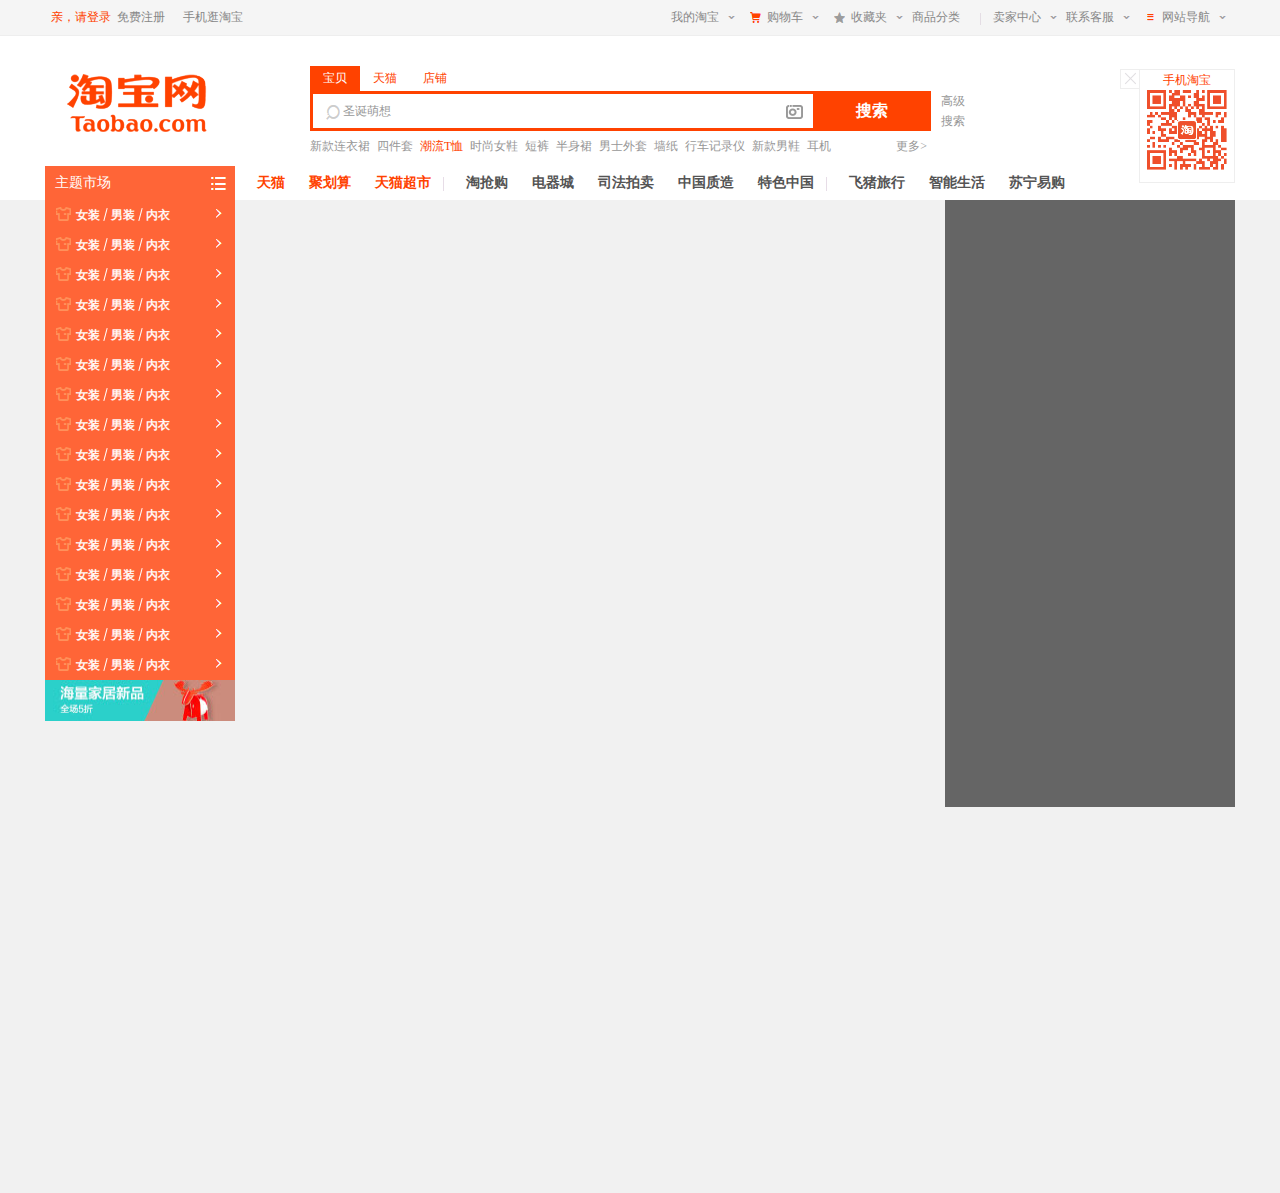
<file: taobao-pc/淘宝电脑版/index.html>
<!DOCTYPE html>
<html lang="en">
<head>
    <meta charset="UTF-8">
    <title>首页-title</title>
    <link rel="stylesheet" href="css/reset.css">
    <link rel="stylesheet" href="css/tools.css">
    <link rel="stylesheet" href="css/global.css">
    <link rel="stylesheet" href="css/index.css">
</head>
<body>
    <header class="head">
        <div class="topbar">
            <div class="top_wrap clearfix">
                <nav class="free fl">
                    <a href="" class="free_list color ml6">亲，请登录</a>
                    <a href="" class="free_list ml6">免费注册</a>
                    <a href="" class="free_list ml18">手机逛淘宝</a>
                </nav>
                <div class="mine fr">
                    <a href="" class="mine_list fl">
                        <span class="mine_text fl">我的淘宝</span>
                        <i class="mine_under bg fl"></i>
                    </a>
                    <a href="" class="mine_list fl">
                        <i class="mine_car bg fl"></i>
                        <span class="mine_text fl">购物车</span>
                        <i class="mine_under bg fl"></i>
                    </a>
                    <a href="" class="mine_list fl">
                        <i class="mine_car collect bg fl"></i>
                        <span class="mine_text fl">收藏夹</span>
                        <i class="mine_under bg fl"></i>
                    </a>
                    <a href="" class="mine_list fl">
                        <span class="mine_text fl">商品分类</span>
                        <span class="top_line fl"></span>
                    </a>
                    <a href="" class="mine_list fl">
                        <span class="mine_text fl">卖家中心</span>
                        <i class="mine_under bg fl"></i>
                    </a>
                    <a href="" class="mine_list fl">
                        <span class="mine_text fl">联系客服</span>
                        <i class="mine_under bg fl"></i>
                    </a>
                    <a href="" class="mine_list fl">
                        <i class="web_nav bg fl"></i>
                        <span class="mine_text fl">网站导航</span>
                        <i class="mine_under bg fl"></i>
                    </a>
                </div>
            </div>
        </div>
        <div class="top">
            <div class="top_head clearfix">
                <div class="head_left fl">
                    <div class="head_above">
                        <h1 class="logo bg fl"><a href="" class="web_name fl">淘宝网</a></h1>
                        <div class="soso ml75 fl">
                            <nav class="tmall mt30">
                                <a href="" class="tmall_list color">宝贝</a>
                                <a href="" class="tmall_list">天猫</a>
                                <a href="" class="tmall_list">店铺</a>
                            </nav>
                            <div class="search_box clearfix">
                                <form action="" class="search_item fl">
                                    <div class="search_frame fl">
                                        <a href="" class="search_ico bg"></a>
                                        <input type="text" value="圣诞萌想"/>
                                        <a href="" class="camera bg"></a>
                                    </div>
                                </form>
                                <a href="" class="search_btn fl">搜索</a>
                                <a href="" class="high fl">高级搜索</a>
                            </div>
                            <div class="guess">
                                <nav class="guess_list fl">
                                    <a href="" class="guess_info">新款连衣裙</a>
                                    <a href="" class="guess_info">四件套</a>
                                    <a href="" class="guess_info color">潮流T恤</a>
                                    <a href="" class="guess_info">时尚女鞋</a>
                                    <a href="" class="guess_info">短裤</a>
                                    <a href="" class="guess_info">半身裙</a>
                                    <a href="" class="guess_info">男士外套</a>
                                    <a href="" class="guess_info">墙纸</a>
                                    <a href="" class="guess_info">行车记录仪</a>
                                    <a href="" class="guess_info">新款男鞋</a>
                                    <a href="" class="guess_info">耳机</a>
                                </nav>
                                <a href="" class="guess_more fr">更多></a>
                            </div>
                        </div>
                    </div>
                    <div class="head_under">
                        <div class="theme fl">
                            <a href="" class="theme_text fl">主题市场</a>
                            <a href="" class="theme_ico bg fr"></a>
                        </div>
                        <div class="under_info fl">
                            <nav class="smart fl">
                                <a href="" class="smart_info color">天猫</a>
                                <a href="" class="smart_info color">聚划算</a>
                                <a href="" class="smart_info color">天猫超市</a>
                            </nav>
                            <span class="smart_line fl"></span>
                            <nav class="smart fl">
                                <a href="" class="smart_info">淘抢购</a>
                                <a href="" class="smart_info">电器城</a>
                                <a href="" class="smart_info">司法拍卖</a>
                                <a href="" class="smart_info">中国质造</a>
                                <a href="" class="smart_info">特色中国</a>
                            </nav>
                            <span class="smart_line fl"></span>
                            <nav class="smart fl">
                                <a href="" class="smart_info">飞猪旅行</a>
                                <a href="" class="smart_info">智能生活</a>
                                <a href="" class="smart_info">苏宁易购</a>
                            </nav>
                        </div>
                    </div>
                </div>
                <div class="head_right fr">
                    <a href="" class="close fl">
                        <span class="one fl"></span>
                        <span class="two fl"></span>
                    </a>
                    <a href="" class="scan fl">
                        <span class="scan_text">手机淘宝</span>
                        <i class="scan_ico bg"></i>
                    </a>
                </div>
            </div>
        </div>
    </header>
    <article class="main">
        <section class="content">
            <div class="home_page">
                <div class="page_nav fl">
                    <div class="bar_main">
                        <div class="sidebar fl">
                            <ul class="side_item ">
                                <li class="side_list clearfix">
                                    <i class="list_ico one bg fl"></i>
                                    <a href="" class="side_info fl">女装</a>
                                    <span class="side_line fl"></span>
                                    <a href="" class="side_info fl">男装</a>
                                    <span class="side_line fl"></span>
                                    <a href="" class="side_info fl">内衣</a>
                                    <a href="" class="list_more bg fr"></a>
                                </li>
                                <li class="side_list clearfix">
                                    <i class="list_ico one bg fl"></i>
                                    <a href="" class="side_info fl">女装</a>
                                    <span class="side_line fl"></span>
                                    <a href="" class="side_info fl">男装</a>
                                    <span class="side_line fl"></span>
                                    <a href="" class="side_info fl">内衣</a>
                                    <a href="" class="list_more bg fr"></a>
                                </li>
                                <li class="side_list clearfix">
                                    <i class="list_ico one bg fl"></i>
                                    <a href="" class="side_info fl">女装</a>
                                    <span class="side_line fl"></span>
                                    <a href="" class="side_info fl">男装</a>
                                    <span class="side_line fl"></span>
                                    <a href="" class="side_info fl">内衣</a>
                                    <a href="" class="list_more bg fr"></a>
                                </li>
                                <li class="side_list clearfix">
                                    <i class="list_ico one bg fl"></i>
                                    <a href="" class="side_info fl">女装</a>
                                    <span class="side_line fl"></span>
                                    <a href="" class="side_info fl">男装</a>
                                    <span class="side_line fl"></span>
                                    <a href="" class="side_info fl">内衣</a>
                                    <a href="" class="list_more bg fr"></a>
                                </li>
                                <li class="side_list clearfix">
                                    <i class="list_ico one bg fl"></i>
                                    <a href="" class="side_info fl">女装</a>
                                    <span class="side_line fl"></span>
                                    <a href="" class="side_info fl">男装</a>
                                    <span class="side_line fl"></span>
                                    <a href="" class="side_info fl">内衣</a>
                                    <a href="" class="list_more bg fr"></a>
                                </li>
                                <li class="side_list clearfix">
                                    <i class="list_ico one bg fl"></i>
                                    <a href="" class="side_info fl">女装</a>
                                    <span class="side_line fl"></span>
                                    <a href="" class="side_info fl">男装</a>
                                    <span class="side_line fl"></span>
                                    <a href="" class="side_info fl">内衣</a>
                                    <a href="" class="list_more bg fr"></a>
                                </li>
                                <li class="side_list clearfix">
                                    <i class="list_ico one bg fl"></i>
                                    <a href="" class="side_info fl">女装</a>
                                    <span class="side_line fl"></span>
                                    <a href="" class="side_info fl">男装</a>
                                    <span class="side_line fl"></span>
                                    <a href="" class="side_info fl">内衣</a>
                                    <a href="" class="list_more bg fr"></a>
                                </li>
                                <li class="side_list clearfix">
                                    <i class="list_ico one bg fl"></i>
                                    <a href="" class="side_info fl">女装</a>
                                    <span class="side_line fl"></span>
                                    <a href="" class="side_info fl">男装</a>
                                    <span class="side_line fl"></span>
                                    <a href="" class="side_info fl">内衣</a>
                                    <a href="" class="list_more bg fr"></a>
                                </li>
                                <li class="side_list clearfix">
                                    <i class="list_ico one bg fl"></i>
                                    <a href="" class="side_info fl">女装</a>
                                    <span class="side_line fl"></span>
                                    <a href="" class="side_info fl">男装</a>
                                    <span class="side_line fl"></span>
                                    <a href="" class="side_info fl">内衣</a>
                                    <a href="" class="list_more bg fr"></a>
                                </li>
                                <li class="side_list clearfix">
                                    <i class="list_ico one bg fl"></i>
                                    <a href="" class="side_info fl">女装</a>
                                    <span class="side_line fl"></span>
                                    <a href="" class="side_info fl">男装</a>
                                    <span class="side_line fl"></span>
                                    <a href="" class="side_info fl">内衣</a>
                                    <a href="" class="list_more bg fr"></a>
                                </li>
                                <li class="side_list clearfix">
                                    <i class="list_ico one bg fl"></i>
                                    <a href="" class="side_info fl">女装</a>
                                    <span class="side_line fl"></span>
                                    <a href="" class="side_info fl">男装</a>
                                    <span class="side_line fl"></span>
                                    <a href="" class="side_info fl">内衣</a>
                                    <a href="" class="list_more bg fr"></a>
                                </li>
                                <li class="side_list clearfix">
                                    <i class="list_ico one bg fl"></i>
                                    <a href="" class="side_info fl">女装</a>
                                    <span class="side_line fl"></span>
                                    <a href="" class="side_info fl">男装</a>
                                    <span class="side_line fl"></span>
                                    <a href="" class="side_info fl">内衣</a>
                                    <a href="" class="list_more bg fr"></a>
                                </li>
                                <li class="side_list clearfix">
                                    <i class="list_ico one bg fl"></i>
                                    <a href="" class="side_info fl">女装</a>
                                    <span class="side_line fl"></span>
                                    <a href="" class="side_info fl">男装</a>
                                    <span class="side_line fl"></span>
                                    <a href="" class="side_info fl">内衣</a>
                                    <a href="" class="list_more bg fr"></a>
                                </li>
                                <li class="side_list clearfix">
                                    <i class="list_ico one bg fl"></i>
                                    <a href="" class="side_info fl">女装</a>
                                    <span class="side_line fl"></span>
                                    <a href="" class="side_info fl">男装</a>
                                    <span class="side_line fl"></span>
                                    <a href="" class="side_info fl">内衣</a>
                                    <a href="" class="list_more bg fr"></a>
                                </li>
                                <li class="side_list clearfix">
                                    <i class="list_ico one bg fl"></i>
                                    <a href="" class="side_info fl">女装</a>
                                    <span class="side_line fl"></span>
                                    <a href="" class="side_info fl">男装</a>
                                    <span class="side_line fl"></span>
                                    <a href="" class="side_info fl">内衣</a>
                                    <a href="" class="list_more bg fr"></a>
                                </li>
                                <li class="side_list clearfix">
                                    <i class="list_ico one bg fl"></i>
                                    <a href="" class="side_info fl">女装</a>
                                    <span class="side_line fl"></span>
                                    <a href="" class="side_info fl">男装</a>
                                    <span class="side_line fl"></span>
                                    <a href="" class="side_info fl">内衣</a>
                                    <a href="" class="list_more bg fr"></a>
                                </li>
                            </ul>
                            <div class="side_last">
                                <a href="" class="mass"><img src="img/sidelast.jpg" alt=""></a>
                            </div>
                        </div>
                        <div class="section_pic fr"></div>
                    </div>
                    <div class="bar_bottom mt10"></div>
                </div>
                <div class="user fr"></div>
            </div>
        </section>
    </article>
    <footer class="foot"></footer>
</body>
</html>
</file>
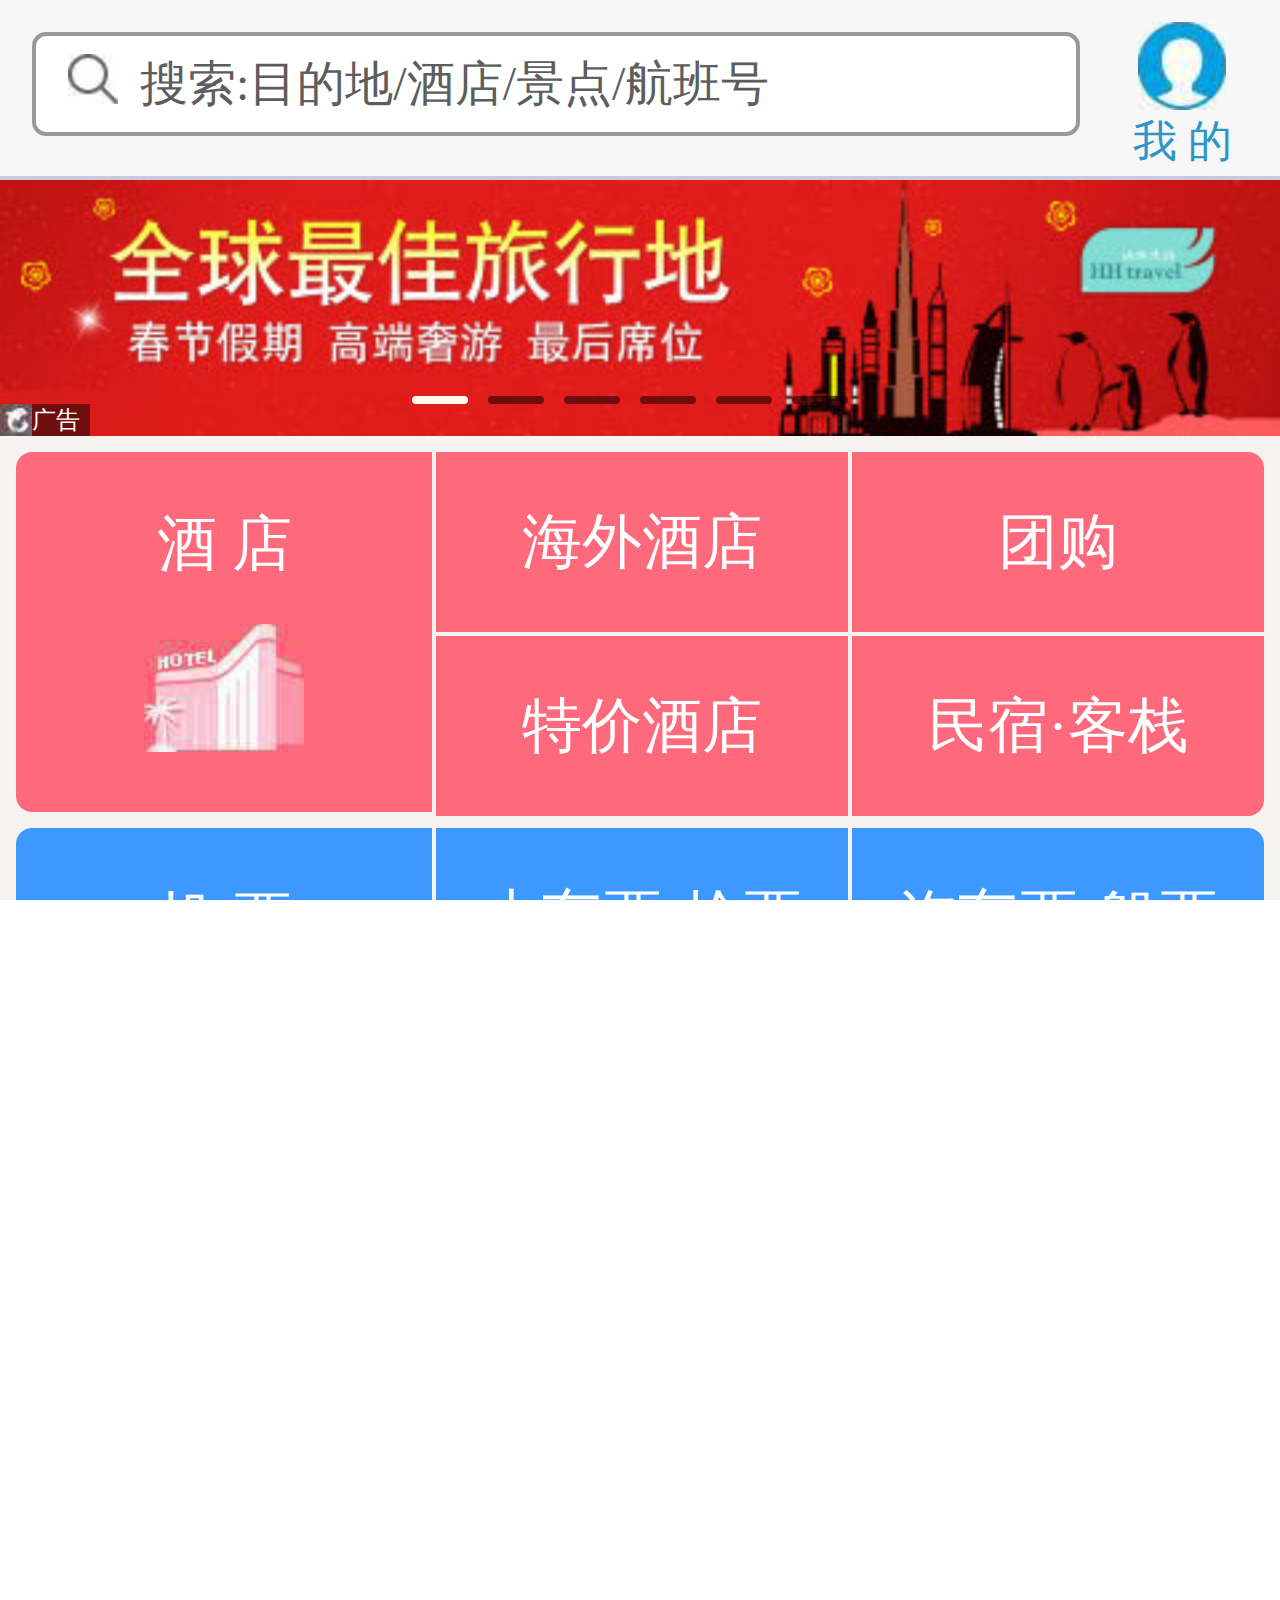
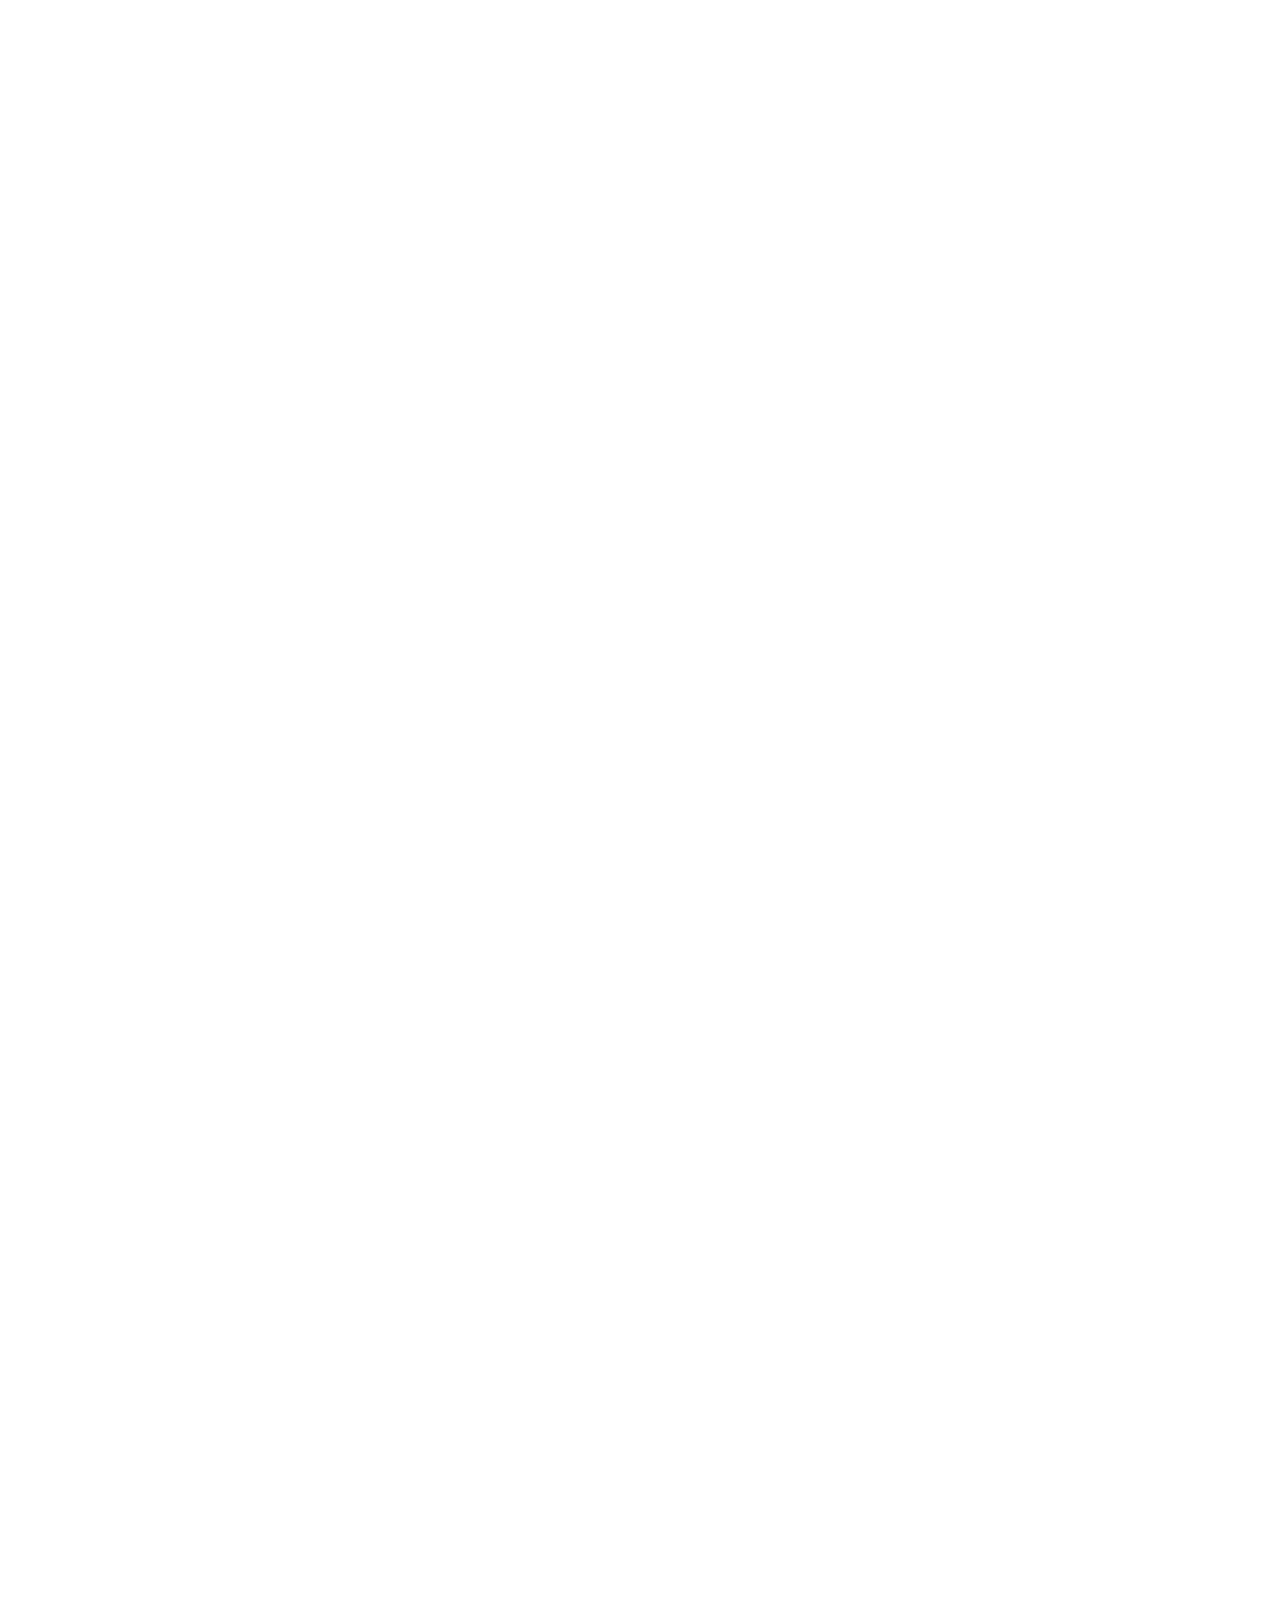
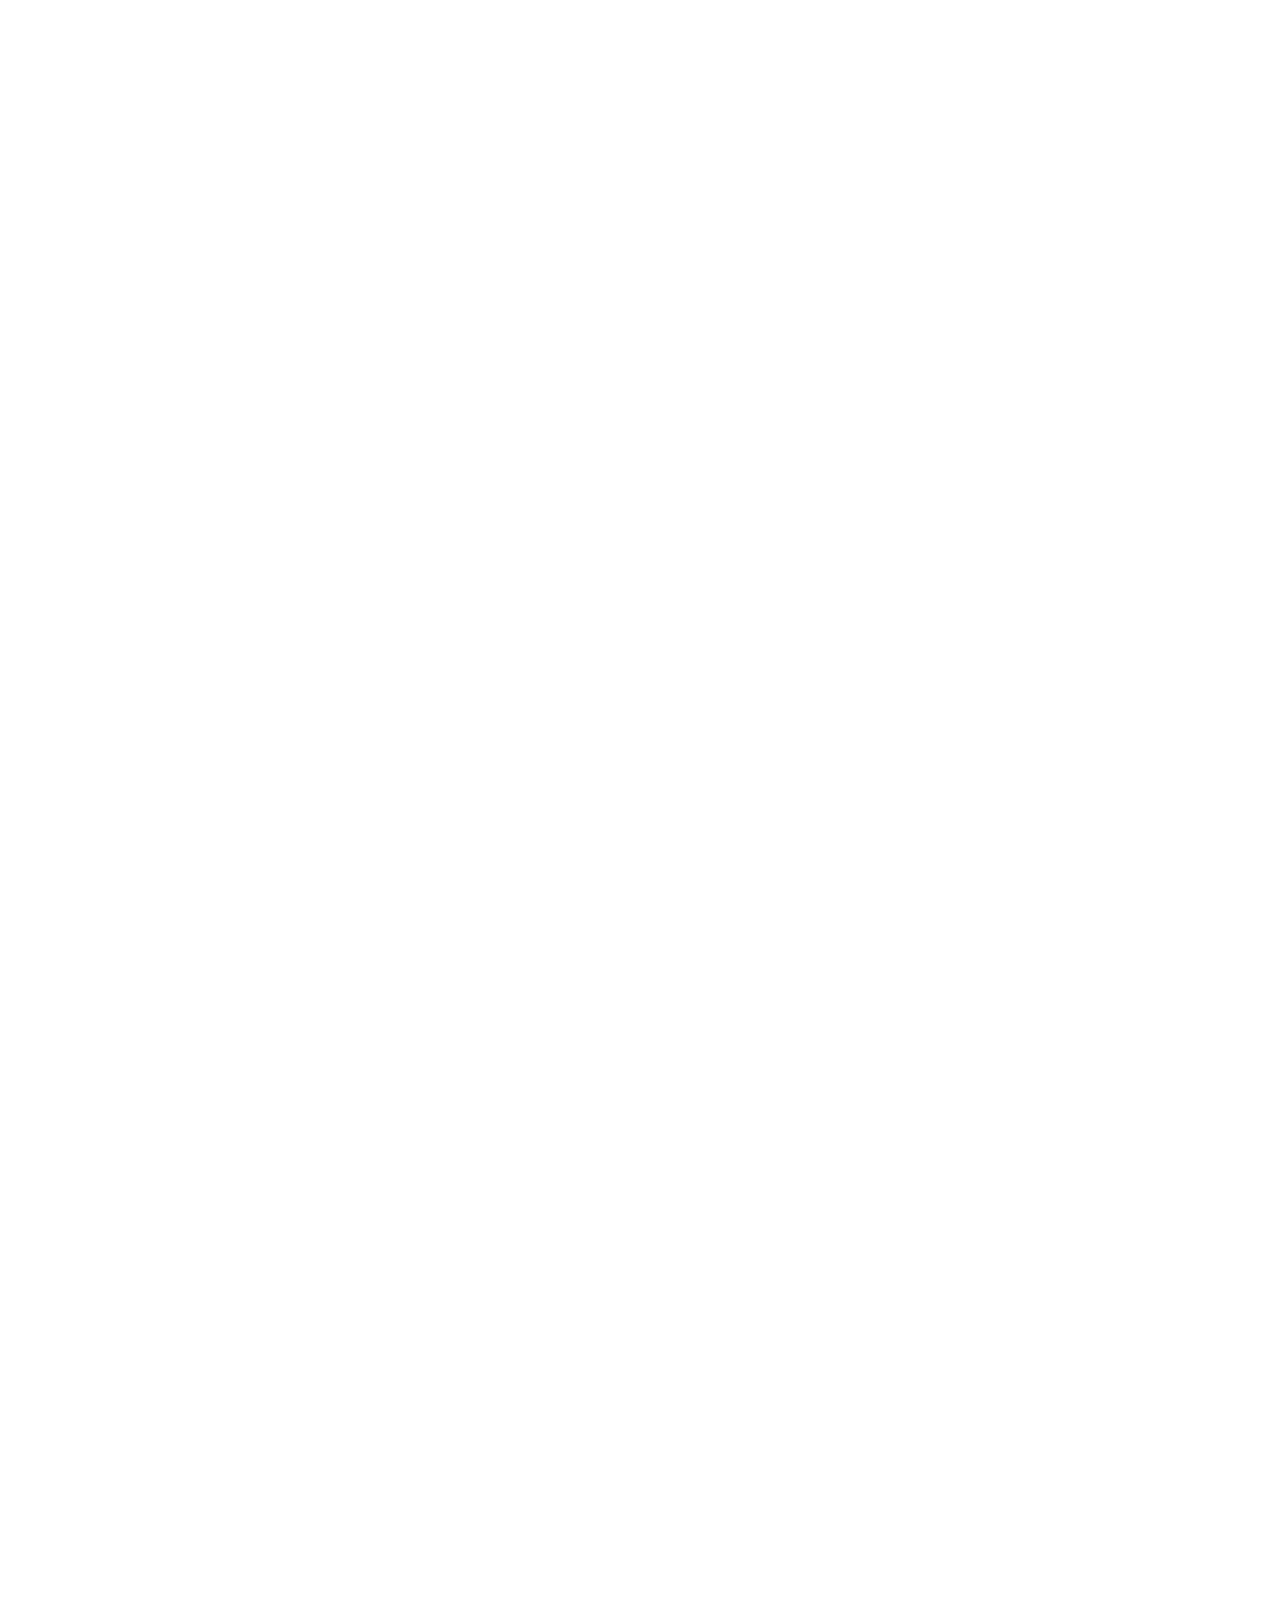
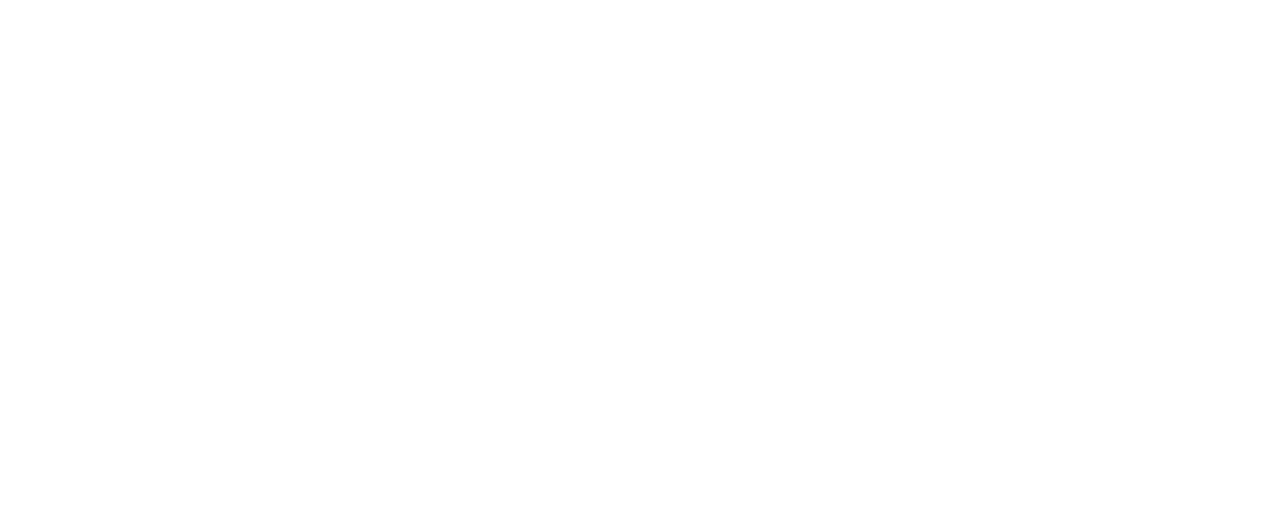
<file: xiecheng-mobile/携程手机版/index.html>
<!DOCTYPE html>
<html lang="en">
<head>
    <meta charset="UTF-8">
    <title>携程-html</title>
    <link rel="stylesheet" href="css/index.css">
    <meta name="viewport" content="width=device-width,initial-scale=1,minimum-scale=1,maximum-scale=1,user-scalable=no" />
    <script>
        var num = 1 / window.devicePixelRatio;
        document.write('<meta name="viewport" content="width=device-width,user-scalable=no,initial-scale='+num+',minimum-scale='+num+',maximum-scale='+num+'" />')
            
        var fontNum = document.documentElement.clientWidth / 6.4;
        var html = document.getElementsByTagName('html')[0];
        html.style.fontSize = fontNum + 'px';
    </script>
</head>
<body>
    <header class="head">
        <form action="" class="search fl">
            <a href="" class="search_ico fl"></a>
            <input type="text" value="搜索:目的地/酒店/景点/航班号" class="fl">
        </form>
        <div class="login fl">
            <a href="" class="user_login fl">我 的</a>
        </div>
    </header>
    <section class="content">
        <div class="barner">
            <div class="box fl">
                <a href="" class="barner_pic fl">
                    <img src="img/barner.jpg" alt="">
                    <span class="barner_bg fl">
                        <span class="ad_info fl">广告</span>
                    </span>
                </a>
                <a href="" class="barner_pic fl">
                    <img src="img/barner1.jpg" alt="">
                    <span class="barner_bg fl">
                        <span class="ad_info fl">广告</span>
                    </span>
                </a>
            </div>
            <nav class="dot fl">
                <a href="" class="color"></a>
                <a href=""></a>
                <a href=""></a>
                <a href=""></a>
                <a href=""></a>
                <a href=""></a>
            </nav>
        </div>
        <div class="page_nav">
            <div class="hotel mt8">
                <a href="" class="hotel_title fl">酒 店</a>
                <div class="hotel_list fl">
                    <a href="" class="oversea fl ml2 mb2">海外酒店</a>
                    <a href="" class="oversea fl ml2 mb2 one">团购</a>
                    <a href="" class="oversea fl ml2">特价酒店</a>
                    <a href="" class="oversea fl ml2 two">民宿·客栈</a>
                </div>
            </div>
            <div class="hotel ticket mt8">
                <a href="" class="hotel_title fl">机 票</a>
                <div class="hotel_list ticket_list fl">
                    <a href="" class="oversea fl ml2 mb2">火车票·抢票</a>
                    <a href="" class="oversea fl ml2 mb2 one">汽车票·船票</a>
                    <a href="" class="oversea fl ml2">特价机票</a>
                    <a href="" class="oversea fl ml2 two">专车·租车</a>
                </div>
            </div>
            <div class="hotel tour mt8">
                <a href="" class="hotel_title fl">旅游</a>
                <div class="hotel_list tour_list fl">
                    <a href="" class="oversea fl ml2 mb2">目的地攻略</a>
                    <a href="" class="oversea fl ml2 mb2 one">邮轮</a>
                    <a href="" class="oversea fl ml2">周边游</a>
                    <a href="" class="oversea fl ml2 two">定制旅行</a>
                </div>
            </div>
            <div class="hotel gift mt8">
                <div class="gift_title fl">
                    <a href="" class="gift_head three fl mb2">景点·玩乐</a>
                    <a href="" class="gift_head four fl">礼品卡</a>
                </div>
                <div class="hotel_list gift_list fl">
                    <a href="" class="oversea fl ml2 mb2">目的地攻略</a>
                    <a href="" class="oversea fl ml2 mb2 one">邮轮</a>
                    <a href="" class="oversea fl ml2">周边游</a>
                    <a href="" class="oversea fl ml2 two">定制旅行</a>
                </div>
            </div>
            <nav class="subnav">
                <a href="" class="sub no1 fl mb2 one">自由行</a>
                <a href="" class="sub no2 fl ml2 mb2">主题游</a>
                <a href="" class="sub no3 fl ml2 mb2">一日游</a>
                <a href="" class="sub no4 fl ml2 mb2 two">顶级游</a>
                <a href="" class="sub no5 fl mb2">酒店+景点</a>
                <a href="" class="sub no6 fl ml2 mb2">亲子·游学</a>
                <a href="" class="sub no7 fl ml2 mb2">外币兑换</a>
                <a href="" class="sub no8 fl ml2 mb2">加盟合作</a>
                <a href="" class="sub no9 fl three">拼车旅行</a>
                <a href="" class="sub no10 fl ml2">机场停车</a>
                <a href="" class="sub no11 fl ml2">行李寄送</a>
                <a href="" class="sub no12 fl ml2 four">更多服务</a>
            </nav>
        </div>
        <div class="sale">
            <header class="sale_title">
                <h3 class="sale_head fl"></h3>
                <a href="" class="sale_more fr">领红包再下单<i class="arrow fl"></i></a>
            </header>
            <div class="sale_content">
                <div class="japan fl">
                    <a href="" class="japan_pic fl">
                        <img src="img/japan.jpg" alt="">
                        <span class="sale_bg fl">
                            <span class="fl">爆款</span>
                        </span>
                    </a>
                    <div class="japan_title">
                        <span class="japan_text fl">日本北海道5日4晚跟团游(4钻)·A线王子酒店 B线冰雪嘉年华 东航直飞</span>
                        <span class="price fl">￥6299起</span>
                        <span class="save fr">省￥700</span>
                    </div>
                </div>
                <div class="play fr">
                    <a href="" class="play1 fl"><img src="img/play1.png" alt=""></a>
                    <a href="" class="play2 fl mt8 mr10"><img src="img/play2.png" alt=""></a>
                    <a href="" class="play3 fl mt8"><img src="img/play3.png" alt=""></a>
                </div>
            </div>
        </div>
        <div class="active">
            <header class="active_head">
                <h3 class="active_title fl">
                    <span class="active_bg fl">
                        <span class="the_text fl">广告</span>
                    </span>
                </h3>
                <a href="" class="active_more fr">获取更多福利<i class="arrow fl"></i></a>
            </header>
            <div class="more_pic">
                <div class="up">
                    <a href="" class="big fl"><img src="img/big.png" alt=""></a>
                    <a href="" class="small1 fl"><img src="img/small1.png" alt=""></a>
                    <a href="" class="small2 fl"><img src="img/small2.png" alt=""></a>
                </div>
                <div class="down">
                    <a href="" class="small3 fl"><img src="img/small3.png" alt=""></a>
                    <a href="" class="small3 fl"><img src="img/small4.png" alt=""></a>
                </div>
            </div>
        </div>
        <div class="download">
            <a href="" class="tel fl">电话预定</a>
            <a href="" class="download_name fl">下载客户端</a>
            <a href="" class="mine fl">我的</a>
        </div>
        <div class="website">
            <a href="" class="website_list">网站地图</a>
            <span class="line"></span>
            <a href="" class="website_list">ENGLISH</a>
            <span class="line"></span>
            <a href="" class="website_list">电脑版</a>
        </div>
        <div class="copy">©2016携程旅行</div>
        
    </section>
</body>
</html>
</file>
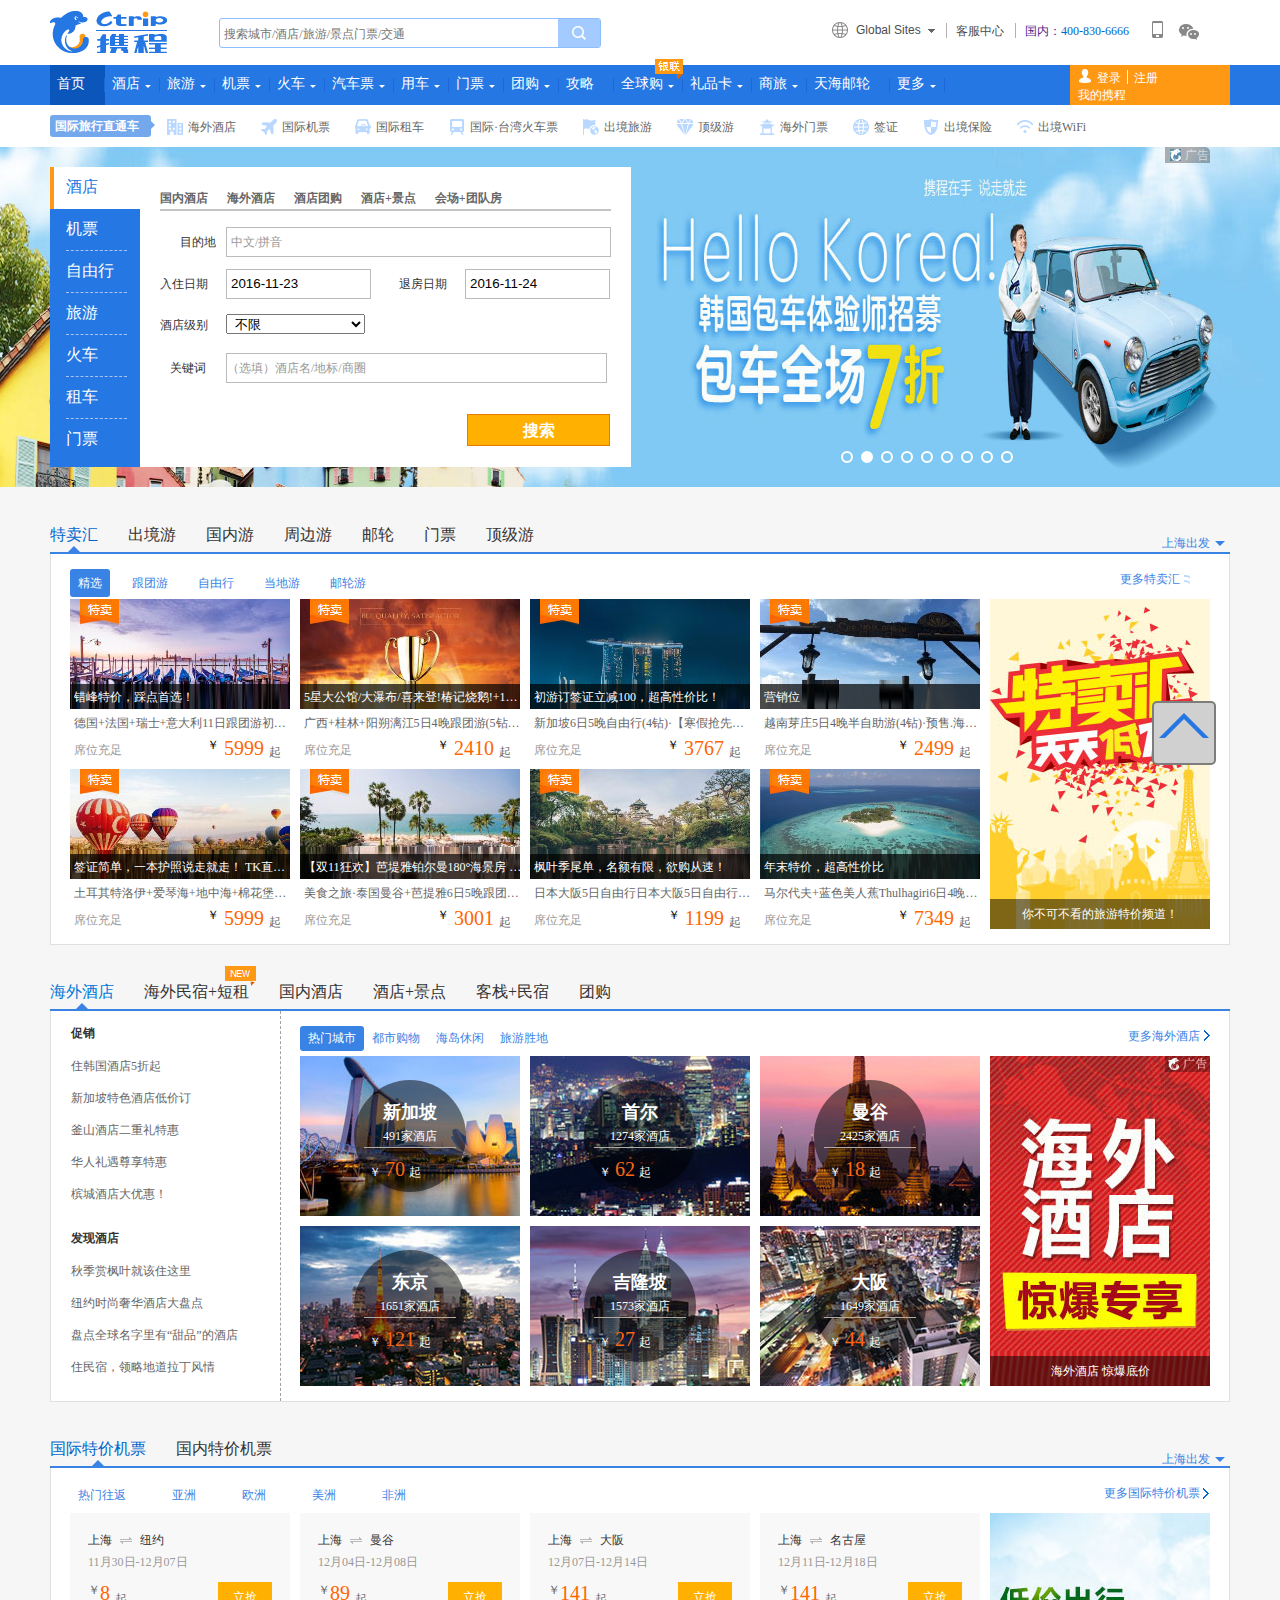
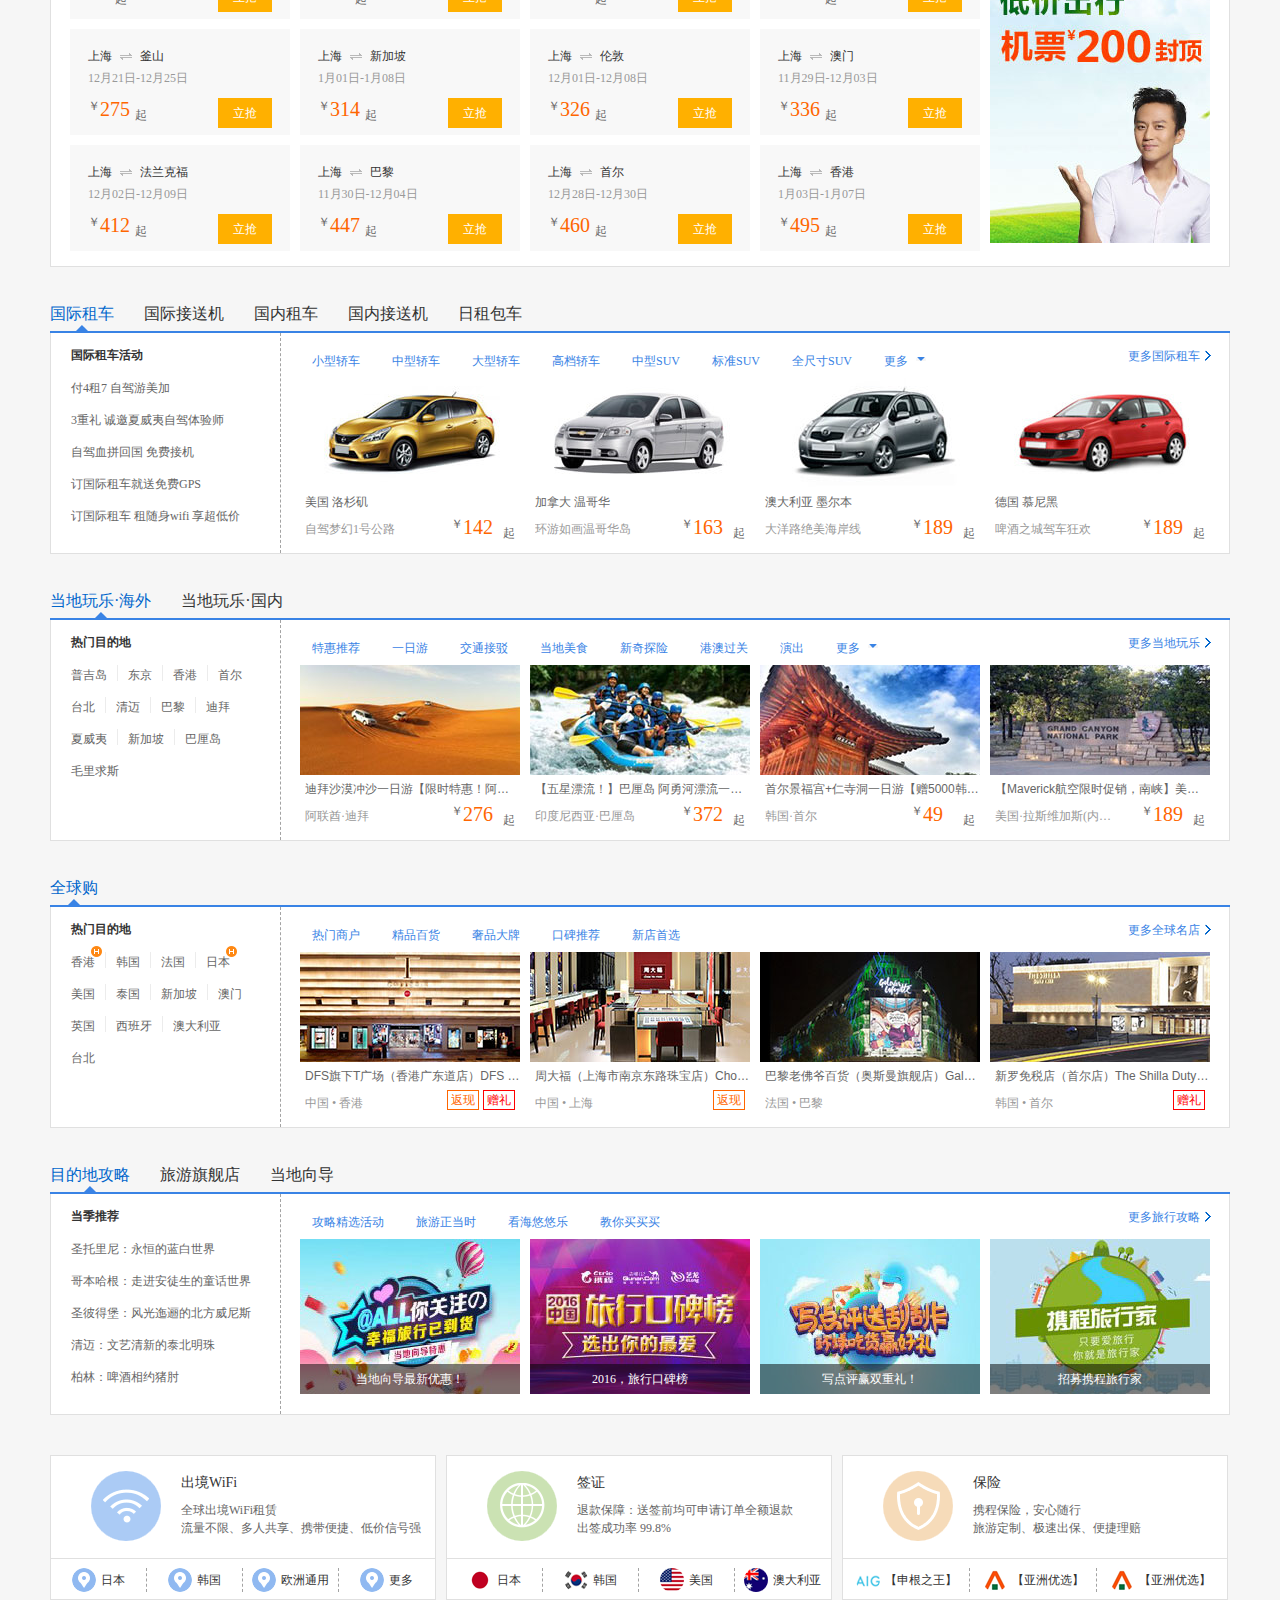
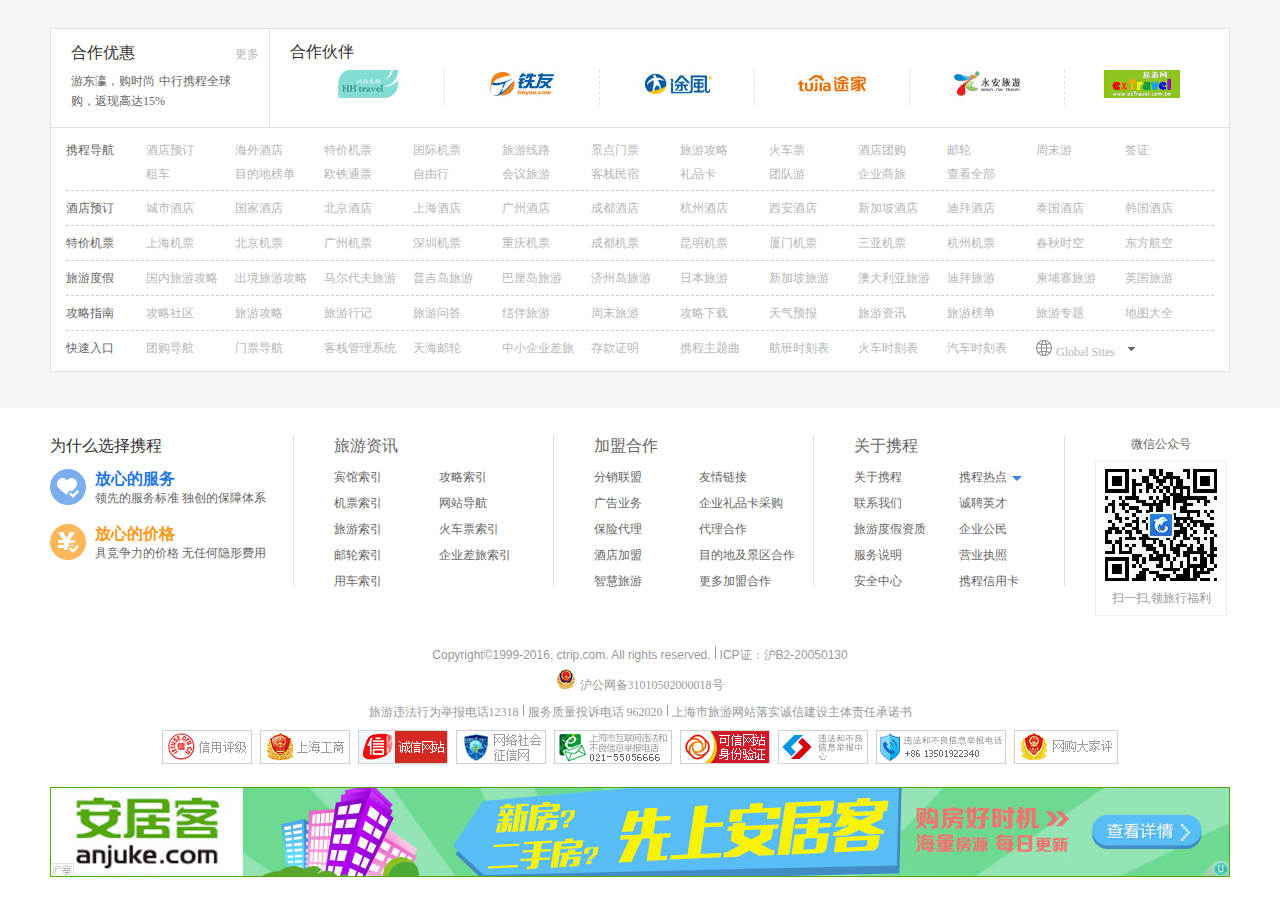
<file: xiecheng-pc/携程网/index.html>
<!DOCTYPE html>
<html lang="en">
<head>
    <meta charset="UTF-8">
    <title>首页-title</title>
    <link rel="stylesheet" href="css/reset.css">
    <link rel="stylesheet" href="css/tool.css">
    <link rel="stylesheet" href="css/global.css">
    <link rel="stylesheet" href="css/index.css">
    <script src="js/html5shiv.js"></script>
    <!-- <script src="js/firebug-lite/build/firebug-lite.js"></script> -->
    <!--[if lt IE 8]>
        <link rel="stylesheet" href="css/ifie.css" />
    <![endif]-->
    <!--[if IE 6]>
        <script src="DD_belatedPNG_0.0.8a.js"></script>
        <script>
           DD_belatedPNG.fix('.pngImg'); 
        </script>
    <![endif]-->
</head>
<body>
    <header class="head" id="head">
        <div class="head_banner">
            <h1 class="logo fl bg"><a href="">携程</a></h1>
            <div class="search fl">
                <form action="" class="bother clearfix">
                    <input type="text" value="搜索城市/酒店/旅游/景点门票/交通" class="fl">
                </form>
                <a href="" class="search_ico fl">
                    <i class="magn bg"></i>
                </a>
            </div>
            <div class="language fr">
                <a href="" class="sites fl mt22">
                    <i class="globo fl bg"></i>
                        <span class="fl">Global Sites</span>
                    <i class="find fr bg"></i>
                </a>
                <span class="banner_line fl"></span>
                <a href="" class="customer fl">客服中心</a>
                <span class="banner_line fl"></span>
                <a href="" class="hot_line fl">
                    国内：<span class="math_color">400-830-6666</span>
                </a>
                <a href="" class="phone fl bg"></a>
                <a href="" class="wechat fl bg"></a>
            </div> 
        </div>
        <div class="page_nav">
            <div class="nav_land">
                <ul class="head_nav">
                    <li class="head_nav_main now fl">
                        <a href="" class="nav_list">首页</a>
                        <span class="nav_line fl"></span>
                    </li>
                    <li class="head_nav_main fl">
                        <a href="list.html" target="_blank" class="nav_list">酒店<i class="bg fl"></i></a>
                        <span class="nav_line fl"></span>
                    </li>
                     <li class="head_nav_main fl">
                        <a href="" class="nav_list">旅游<i class="bg fl"></i></a>
                        <span class="nav_line fl"></span>
                    </li>
                     <li class="head_nav_main fl">
                        <a href="link.html" target="_blank" class="nav_list">机票<i class="bg fl"></i></a>
                        <span class="nav_line fl"></span>
                    </li>
                     <li class="head_nav_main fl">
                        <a href="" class="nav_list">火车<i class="bg fl"></i></a>
                        <span class="nav_line fl"></span>
                    </li>
                     <li class="head_nav_main fl">
                        <a href="" class="nav_list">汽车票<i class="bg fl"></i></a>
                        <span class="nav_line fl"></span>
                    </li>
                     <li class="head_nav_main fl">
                        <a href="" class="nav_list">用车<i class="bg fl"></i></a>
                        <span class="nav_line fl"></span>
                    </li>
                     <li class="head_nav_main fl">
                        <a href="" class="nav_list">门票<i class="bg fl"></i></a>
                        <span class="nav_line fl"></span>
                    </li>
                     <li class="head_nav_main fl">
                        <a href="" class="nav_list">团购<i class="bg fl"></i></a>
                        <span class="nav_line fl"></span>
                    </li>
                     <li class="head_nav_main fl">
                        <a href="" class="nav_list">攻略</a>
                        <span class="nav_line fl"></span>
                    </li>
                    <li class="head_nav_main fl locat">
                        <a href="" class="nav_list">全球购<i class="bg fl"></i></a>
                        <span class="nav_line fl"></span>
                        <span class="bg union fl"></span>
                    </li>
                    <li class="head_nav_main fl">
                        <a href="" class="nav_list">礼品卡<i class="bg fl"></i></a>
                        <span class="nav_line fl"></span>
                    </li>
                    <li class="head_nav_main fl">
                        <a href="" class="nav_list">商旅<i class="bg fl"></i></a>
                        <span class="nav_line fl"></span>
                    </li>
                     <li class="head_nav_main fl">
                        <a href="" class="nav_list">天海邮轮</a>
                        <span class="nav_line fl"></span>
                    </li>
                     <li class="head_nav_main fl">
                        <a href="" class="nav_list">更多<i class="bg fl"></i></a>
                        <span class="nav_line fl"></span>
                    </li>
                </ul>
                <div class="land fr">
                    <div class="register clearfix">
                        <i class="bg fl"></i>
                        <a href="" class="logn fl">登录</a>
                        <span class="land_line fl"></span>
                        <a href="" class="zhuce fl">注册</a>
                    </div>
                    <div class="mine clearfix">
                        <a href="" class="my fl">我的携程</a>
                    </div>
                </div>
            </div>
        </div>
        <dl class="sub_nav">
            <dt class="through fl">
                <a href="" class="fl">国际旅行直通车</a>
                <i class="bg"></i>
            </dt>
            <dd class="overseas fl">
                <i class="bg fl"></i>
                <a href="" class="fl">海外酒店</a>
            </dd>
            <dd class="overseas interticket fl">
                <i class="bg fl"></i>
                <a href="" class="fl">国际机票</a>
            </dd>
            <dd class="overseas rent_car fl">
                <i class="bg fl"></i>
                <a href="" class="fl">国际租车</a>
            </dd>
            <dd class="overseas inter_train fl">
                <i class="bg fl"></i>
                <a href="" class="fl">国际·台湾火车票</a>
            </dd>
            <dd class="overseas outdoor fl">
                <i class="bg fl"></i>
                <a href="" class="fl">出境旅游</a>
            </dd>
            <dd class="overseas top_travel fl">
                <i class="bg fl"></i>
                <a href="" class="fl">顶级游</a>
            </dd>
            <dd class="overseas out_ticket fl">
                <i class="bg fl"></i>
                <a href="" class="fl">海外门票</a>
            </dd>
            <dd class="overseas the_visa fl">
                <i class="bg fl"></i>
                <a href="" class="fl">签证</a>
            </dd>
            <dd class="overseas the_safe fl">
                <i class="bg fl"></i>
                <a href="" class="fl">出境保险</a>
            </dd>
            <dd class="overseas the_wifi fl">
                <i class="bg fl"></i>
                <a href="" class="fl">出境WiFi</a>
            </dd>
        </dl>
        <div class="show_pic">
            <div class="box">
                <a href="" class="show_bg fl"><img src="img/ad3.jpg" alt=""></a>
                <a href="" class="show_bg fl"><img src="img/ad4.jpg" alt=""></a>
            </div>
            <div class="search_nav">
                <div class="list_search">
                    <ul class="list_nav fl">
                        <li class="list_each now"><a href="" class="fl">酒店</a></li>
                        <li class="list_each"><a href="" class="fl">机票</a></li>
                        <li class="list_each"><a href="" class="fl">自由行</a></li>
                        <li class="list_each"><a href="" class="fl">旅游</a></li>
                        <li class="list_each"><a href="" class="fl">火车</a></li>
                        <li class="list_each"><a href="" class="fl">租车</a></li>
                        <li class="list_each nobor"><a href="" class="fl">门票</a></li>
                    </ul>
                    <div class="search_info fl">
                        <nav class="search_head">
                            <a href="" class="fl">国内酒店<i class="bg"></i></a>
                            <a href="" class="fl">海外酒店<i class="bg"></i></a>
                            <a href="" class="fl">酒店团购<i class="bg"></i></a>
                            <a href="" class="fl">酒店+景点<i class="bg"></i></a>
                            <a href="" class="fl">会场+团队房<i class="bg"></i></a>
                        </nav>
                        <form action="">
                            <div class="goal">
                                <span class="goal_info fl mr10">目的地</span>
                                <input type="text" value="中文/拼音" class="pl4">
                            </div>
                            <div class="opened">
                                <div class="check_in fl">
                                    <span class="in_date fl mr10">入住日期</span>
                                    <input type="text" value="2016-11-23" class="pl4">
                                </div>
                                <div class="check_out fl ml28">
                                    <span class="out_date fl mr10">退房日期</span>
                                    <input type="text" value="2016-11-24" class="pl4">
                                </div>
                            </div>
                            <div class="hotel_level">
                                <span class="hotel_info fl mr10">酒店级别</span>
                                <select class="level_info pl4">
                                    <option>不限</option>
                                    <option>五星级/豪华</option>
                                    <option>四星级/高档</option>
                                    <option>三星级/舒适</option>
                                    <option>二星级以下/经济</option>
                                </select>
                            </div>
                            <div class="keyword clearfix">
                                <span class="key_info fl mr10">关键词</span>
                                <input type="text" value="（选填）酒店名/地标/商圈">
                            </div>
                            <div class="search_btn clearfix">
                                <input type="button" value="搜索">
                                <a href="" class="fl"></a>
                            </div>
                        </form>
                    </div>
                </div>
                <div class="dot_box">
                    <div class="dot">
                       <nav class="btn_wrap">
                            <a href="" class="fl"></a>
                            <a href="" class=" color fl"></a>
                            <a href="" class="fl"></a>
                            <a href="" class="fl"></a>
                            <a href="" class="fl"></a>
                            <a href="" class="fl"></a>
                            <a href="" class="fl"></a>
                            <a href="" class="fl"></a>
                            <a href="" class="fl"></a>
                       </nav>
                    </div>
                </div>
                <div class="blank">
                    <span class="blank_ico bg"></span>
                    <span class="blank_text">广告</span>
                </div>
            </div>
        </div>
    </header>
    <section class="content">
        <div class="sale">
            <header class="sale_head_title">
                <a href="" class="other now fl mr30">特卖汇<i class="bg fl"></i></a>
                <a href="" class="other fl mr30">出境游<i class="bg fl"></i></a>
                <a href="" class="other fl mr30">国内游<i class="bg fl"></i></a>
                <a href="" class="other fl mr30">周边游<i class="bg fl"></i></a>
                <a href="" class="other fl mr30">邮轮<i class="bg fl"></i></a>
                <a href="" class="other fl mr30">门票<i class="bg fl"></i></a>
                <a href="" class="other fl mr30">顶级游<i class="bg fl"></i></a>
                <a href="" class="other_more fr">上海出发<i class="other_moreico bg"></i></a>
            </header>
            <div class="sale_content">
                <div class="sale_content_head">
                    <nav class="groupe fl">
                        <a href="" class="fl now">精选</a>
                        <a href="" class="fl">跟团游</a>
                        <a href="" class="fl">自由行</a>
                        <a href="" class="fl">当地游</a>
                        <a href="" class="fl">邮轮游</a>
                    </nav>
                    <span class="sale_more fr">
                        <a href="" class="fl">更多特卖汇</a><i class="bg fl"></i>
                    </span>
                </div>
                <ul class="sale_list"> 
                    <li class="sale_info">
                        <div class="sale_show">
                            <a href="" class="the_pic fl"><img src="img/pic1.jpg">
                                <span class="sale_text fl">
                                    <span class="text_info">错峰特价，踩点首选！</span>
                                </span>
                            </a>
                            <a href="" class="germany fl">德国+法国+瑞士+意大利11日跟团游初游之选</a>
                        </div>
                        <div class="sale_price">
                            <span class="seat fl">席位充足</span>
                            <span class="the_price fr">
                                <b class="fl">￥</b>
                                <span class="nomber fl">5999</span>
                                <span class="fale fl">起</span>
                            </span>
                        </div>
                    </li>
                    <li class="sale_info">
                        <div class="sale_show">
                            <a href="" class="the_pic fl"><img src="img/pic2.jpg">
                                <span class="sale_text fl">
                                    <span class="text_info">5星大公馆/大瀑布/喜来登!椿记烧鹅!+1天冠岩海陆空3位1体+古东森林瀑布氧吧!纯玩领跑者,0购物0自费!</span>
                                </span>
                            </a>
                            <a href="" class="germany fl">广西+桂林+阳朔漓江5日4晚跟团游(5钻)·送豪礼 国标五星 24h接送机 龙脊+古东+椿记</a>
                        </div>
                        <div class="sale_price">
                            <span class="seat fl">席位充足</span>
                            <span class="the_price fr">
                                <b class="fl">￥</b>
                                <span class="nomber fl">2410</span>
                                <span class="fale fl">起</span>
                            </span>
                        </div>
                    </li>
                    <li class="sale_info">
                        <div class="sale_show">
                            <a href="" class="the_pic fl"><img src="img/pic3.jpg">
                                <span class="sale_text fl">
                                    <span class="text_info">初游订签证立减100，超高性价比！</span>
                                </span>
                            </a>
                            <a href="" class="germany fl">新加坡6日5晚自由行(4钻)·【寒假抢先购】直飞 初次办签证立减100/人</a>
                        </div>
                        <div class="sale_price">
                            <span class="seat fl">席位充足</span>
                            <span class="the_price fr">
                                <b class="fl">￥</b>
                                <span class="nomber fl">3767</span>
                                <span class="fale fl">起</span>
                            </span>
                        </div>
                    </li>
                    <li class="sale_info">
                        <div class="sale_show">
                            <a href="" class="the_pic fl"><img src="img/pic4.jpg">
                                <span class="sale_text fl">
                                    <span class="text_info">营销位</span>
                                </span>
                            </a>
                            <a href="" class="germany fl">越南芽庄5日4晚半自助游(4钻)·预售.海边休闲+安南文化村+赠越南三宝</a>
                        </div>
                        <div class="sale_price">
                            <span class="seat fl">席位充足</span>
                            <span class="the_price fr">
                                <b class="fl">￥</b>
                                <span class="nomber fl">2499</span>
                                <span class="fale fl">起</span>
                            </span>
                        </div>
                    </li>
                    <li class="sale_info">
                        <div class="sale_show">
                            <a href="" class="the_pic fl"><img src="img/pic5.jpg">
                                <span class="sale_text fl">
                                    <span class="text_info">签证简单，一本护照说走就走！ TK直飞+一段内陆飞！车载WIFI！全天自由活动+卡帕三晚可升洞穴+赠意外险！</span>
                                </span>
                            </a>
                            <a href="" class="germany fl">土耳其特洛伊+爱琴海+地中海+棉花堡+卡帕多奇亚+伊斯坦布尔10日7晚跟团游(5钻)·IST住市区+泡温泉+地下城+内陆飞+TK直飞</a>
                        </div>
                        <div class="sale_price">
                            <span class="seat fl">席位充足</span>
                            <span class="the_price fr">
                                <b class="fl">￥</b>
                                <span class="nomber fl">5999</span>
                                <span class="fale fl">起</span>
                            </span>
                        </div>
                    </li>
                    <li class="sale_info">
                        <div class="sale_show">
                            <a href="" class="the_pic fl"><img src="img/pic6.jpg">
                                <span class="sale_text fl">
                                    <span class="text_info">【双11狂欢】芭堤雅铂尔曼180°海景房 直飞</span>
                                </span>
                            </a>
                            <a href="" class="germany fl">美食之旅·泰国曼谷+芭提雅6日5晚跟团游(5钻)·【春节预售】芭提雅铂尔曼180°海景房 直飞</a>
                        </div>
                        <div class="sale_price">
                            <span class="seat fl">席位充足</span>
                            <span class="the_price fr">
                                <b class="fl">￥</b>
                                <span class="nomber fl">3001</span>
                                <span class="fale fl">起</span>
                            </span>
                        </div>
                    </li>
                    <li class="sale_info">
                        <div class="sale_show">
                            <a href="" class="the_pic fl"><img src="img/pic7.jpg">
                                <span class="sale_text fl">
                                    <span class="text_info">枫叶季尾单，名额有限，欲购从速！</span>
                                </span>
                            </a>
                            <a href="" class="germany fl">日本大阪5日自由行日本大阪5日自由行日本大阪5日自由行</a>
                        </div>
                        <div class="sale_price">
                            <span class="seat fl">席位充足</span>
                            <span class="the_price fr">
                                <b class="fl">￥</b>
                                <span class="nomber fl">1199</span>
                                <span class="fale fl">起</span>
                            </span>
                        </div>
                    </li>
                    <li class="sale_info">
                        <div class="sale_show">
                            <a href="" class="the_pic fl">
                                <img src="img/pic8.jpg">
                                <span class="sale_text fl">
                                    <span class="text_info">年末特价，超高性价比</span>
                                </span>
                            </a>
                            <a href="" class="germany fl">马尔代夫+蓝色美人蕉Thulhagiri6日4晚自由行(4钻)·年末爆款 圣诞新年特惠+含三餐+送出海夜钓</a>
                        </div>
                        <div class="sale_price">
                            <span class="seat fl">席位充足</span>
                            <span class="the_price fr">
                                <b class="fl">￥</b>
                                <span class="nomber fl">7349</span>
                                <span class="fale fl">起</span>
                            </span>
                        </div>
                    </li>
                </ul>
                <div class="sale_right">
                    <a href="" class="fl">
                        <img src="img/pic1r.jpg">
                        <span class="backdrop fl">
                            <span class="backdrop_info fl">你不可不看的旅游特价频道！</span>
                        </span>
                    </a>
                </div>
            </div>
        </div>
        <div class="hotel">
            <header class="hotel_head_list">
                    <a href="" class="fl now mr30">海外酒店<i class="bg fl"></i></a>
                    <a href="" class="others fl mr30">海外民宿+短租<b class="new_ico fl"></b><i class="bg fl"></i></a>
                    <a href="" class="fl mr30">国内酒店<i class="bg fl"></i></a>
                    <a href="" class="fl mr30">酒店+景点<i class="bg fl"></i></a>
                    <a href="" class="fl mr30">客栈+民宿<i class="bg fl"></i></a>
                    <a href="" class="fl mr30">团购<i class="bg fl"></i></a>
            </header>
            <div class="hotel_content">
                <div class="find fl">
                    <div class="promo">
                        <h4 class="promo_head">促销</h4>
                        <div class="promo_list">
                            <a href="" class="promo_info">住韩国酒店5折起</a>
                            <a href="" class="promo_info">新加坡特色酒店低价订</a>
                            <a href="" class="promo_info">釜山酒店二重礼特惠</a>
                            <a href="" class="promo_info">华人礼遇尊享特惠</a>
                            <a href="" class="promo_info">槟城酒店大优惠！</a>
                        </div>
                    </div>
                    <div class="promo mt11">
                        <h4 class="promo_head">发现酒店</h4>
                        <div class="promo_list">
                            <a href="" class="promo_info">秋季赏枫叶就该住这里</a>
                            <a href="" class="promo_info">纽约时尚奢华酒店大盘点</a>
                            <a href="" class="promo_info">盘点全球名字里有“甜品”的酒店</a>
                            <a href="" class="promo_info">住民宿，领略地道拉丁风情</a>
                        </div>
                    </div>
                </div>
                <div class="hotel_detail fl">
                    <div class="detail_head">
                        <h4 class="urban fl">
                            <a href="" class="fl current">热门城市</a>
                            <a href="" class="fl">都市购物</a>
                            <a href="" class="fl">海岛休闲</a>
                            <a href="" class="fl">旅游胜地</a>
                        </h4>
                        <span class="hotel_more fr">
                            <a href="" class="oversea_hotel">更多海外酒店</a>
                            <i class="bg"></i>
                        </span>
                    </div>
                    <ul class="hotel_list fl">
                        <li class="hotel_item fl">
                            <a href="" class="fl">
                                <img src="img/pict.jpg">
                                <span class="wall">
                                    <span class="city">新加坡</span>
                                    <span class="amount fl">491家酒店</span>
                                    <span class="seven">￥</span>
                                    <span class="seven_start">70</span>
                                    <span class="the_qi">起</span>
                                </span>
                            </a>
                        </li>
                        <li class="hotel_item fl">
                            <a href="" class="fl">
                                <img src="img/pict1.jpg">
                                <span class="wall">
                                    <span class="city">首尔</span>
                                    <span class="amount fl">1274家酒店</span>
                                    <span class="seven">￥</span>
                                    <span class="seven_start">62</span>
                                    <span class="the_qi">起</span>
                                </span>
                            </a>
                        </li>
                        <li class="hotel_item fl">
                            <a href="" class="fl">
                                <img src="img/pict2.jpg">
                                <span class="wall">
                                    <span class="city">曼谷</span>
                                    <span class="amount fl">2425家酒店</span>
                                    <span class="seven">￥</span>
                                    <span class="seven_start">18</span>
                                    <span class="the_qi">起</span>
                                </span>
                            </a>
                        </li>
                        <li class="hotel_item fl">
                            <a href="" class="fl">
                                <img src="img/pict3.jpg">
                                <span class="wall">
                                    <span class="city">东京</span>
                                    <span class="amount fl">1651家酒店</span>
                                    <span class="seven">￥</span>
                                    <span class="seven_start">121</span>
                                    <span class="the_qi">起</span>
                                </span>
                            </a>
                        </li>
                        <li class="hotel_item fl">
                            <a href="" class="fl">
                                <img src="img/pict4.jpg">
                                <span class="wall">
                                    <span class="city">吉隆坡</span>
                                    <span class="amount fl">1573家酒店</span>
                                    <span class="seven">￥</span>
                                    <span class="seven_start">27</span>
                                    <span class="the_qi">起</span>
                                </span>
                            </a>
                        </li>
                        <li class="hotel_item fl">
                            <a href="" class="fl">
                                <img src="img/pict5.jpg">
                                <span class="wall">
                                    <span class="city">大阪</span>
                                    <span class="amount fl">1649家酒店</span>
                                    <span class="seven">￥</span>
                                    <span class="seven_start">44</span>
                                    <span class="the_qi">起</span>
                                </span>
                            </a>
                        </li>
                    </ul>
                    <div class="hotel_ad fl">
                        <a href="" class="fl">
                            <img src="img/pic2r.jpg">
                            <span class="ad_bg fl">
                                <span>海外酒店 惊爆底价</span>
                            </span>
                        </a>
                    </div>
                </div>
            </div>
        </div>
        <div class="ticket">
            <header class="ticket_head">
                <h3 class="ticket_head_list fl">
                    <a href="" class="other fl">国际特价机票<i class="bg fl"></i></a>
                    <a href="" class="fl">国内特价机票<i class="bg fl"></i></a>
                </h3>
                <a href="" class="sh fr"><span class="sh_text fl">上海出发</span><i class="bg fl"></i></a>
            </header>
            <div class="ticket_content">
                <header class="asia">
                    <nav class="europe fl">
                        <a href="" class="fl">热门往返</a>
                        <a href="" class="fl">亚洲</a>
                        <a href="" class="fl">欧洲</a>
                        <a href="" class="fl">美洲</a>
                        <a href="" class="fl">非洲</a>
                    </nav>
                    <div class="ticket_more">
                        <a href="" class="fr mr10">更多国际特价机票<i class="bg fl"></i></a>
                    </div>
                </header>
                <div class="come_go">
                    <ul class="come_go_ticket">
                        <li class="shanghai">
                            <div class="newyork fl">
                                <a href="" class="city_name fl">上海</a>
                                <i class="bg fl"></i>
                                <a href="" class="city_name fl">纽约</a>
                            </div>
                            <div class="the_date fl">11月30日-12月07日</div>
                            <div class="the_rate fl">
                                <span class="rmb fl">￥</span>
                                <span class="eight fl">8</span>
                                <span class="rise fl">起</span>
                                <a href="" class="fr">立抢</a>
                            </div>
                        </li>
                        <li class="shanghai">
                            <div class="newyork fl">
                                <a href="" class="city_name fl">上海</a>
                                <i class="bg fl"></i>
                                <a href="" class="city_name fl">曼谷</a>
                            </div>
                            <div class="the_date fl">12月04日-12月08日</div>
                            <div class="the_rate fl">
                                <span class="rmb fl">￥</span>
                                <span class="eight fl">89</span>
                                <span class="rise fl">起</span>
                                <a href="" class="fr">立抢</a>
                            </div>
                        </li>
                        <li class="shanghai">
                            <div class="newyork fl">
                                <a href="" class="city_name fl">上海</a>
                                <i class="bg fl"></i>
                                <a href="" class="city_name fl">大阪</a>
                            </div>
                            <div class="the_date fl">12月07日-12月14日</div>
                            <div class="the_rate fl">
                                <span class="rmb fl">￥</span>
                                <span class="eight fl">141</span>
                                <span class="rise fl">起</span>
                                <a href="" class="fr">立抢</a>
                            </div>
                        </li>
                        <li class="shanghai">
                            <div class="newyork fl">
                                <a href="" class="city_name fl">上海</a>
                                <i class="bg fl"></i>
                                <a href="" class="city_name fl">名古屋</a>
                            </div>
                            <div class="the_date fl">12月11日-12月18日</div>
                            <div class="the_rate fl">
                                <span class="rmb fl">￥</span>
                                <span class="eight fl">141</span>
                                <span class="rise fl">起</span>
                                <a href="" class="fr">立抢</a>
                            </div>
                        </li>
                        <li class="shanghai">
                            <div class="newyork fl">
                                <a href="" class="city_name fl">上海</a>
                                <i class="bg fl"></i>
                                <a href="" class="city_name fl">釜山</a>
                            </div>
                            <div class="the_date fl">12月21日-12月25日</div>
                            <div class="the_rate fl">
                                <span class="rmb fl">￥</span>
                                <span class="eight fl">275</span>
                                <span class="rise fl">起</span>
                                <a href="" class="fr">立抢</a>
                            </div>
                        </li>
                        <li class="shanghai">
                            <div class="newyork fl">
                                <a href="" class="city_name fl">上海</a>
                                <i class="bg fl"></i>
                                <a href="" class="city_name fl">新加坡</a>
                            </div>
                            <div class="the_date fl">1月01日-1月08日</div>
                            <div class="the_rate fl">
                                <span class="rmb fl">￥</span>
                                <span class="eight fl">314</span>
                                <span class="rise fl">起</span>
                                <a href="" class="fr">立抢</a>
                            </div>
                        </li>
                        <li class="shanghai">
                            <div class="newyork fl">
                                <a href="" class="city_name fl">上海</a>
                                <i class="bg fl"></i>
                                <a href="" class="city_name fl">伦敦</a>
                            </div>
                            <div class="the_date fl">12月01日-12月08日</div>
                            <div class="the_rate fl">
                                <span class="rmb fl">￥</span>
                                <span class="eight fl">326</span>
                                <span class="rise fl">起</span>
                                <a href="" class="fr">立抢</a>
                            </div>
                        </li>
                        <li class="shanghai">
                            <div class="newyork fl">
                                <a href="" class="city_name fl">上海</a>
                                <i class="bg fl"></i>
                                <a href="" class="city_name fl">澳门</a>
                            </div>
                            <div class="the_date fl">11月29日-12月03日</div>
                            <div class="the_rate fl">
                                <span class="rmb fl">￥</span>
                                <span class="eight fl">336</span>
                                <span class="rise fl">起</span>
                                <a href="" class="fr">立抢</a>
                            </div>
                        </li>
                        <li class="shanghai">
                            <div class="newyork fl">
                                <a href="" class="city_name fl">上海</a>
                                <i class="bg fl"></i>
                                <a href="" class="city_name fl">法兰克福</a>
                            </div>
                            <div class="the_date fl">12月02日-12月09日</div>
                            <div class="the_rate fl">
                                <span class="rmb fl">￥</span>
                                <span class="eight fl">412</span>
                                <span class="rise fl">起</span>
                                <a href="" class="fr">立抢</a>
                            </div>
                        </li>
                        <li class="shanghai">
                            <div class="newyork fl">
                                <a href="" class="city_name fl">上海</a>
                                <i class="bg fl"></i>
                                <a href="" class="city_name fl">巴黎</a>
                            </div>
                            <div class="the_date fl">11月30日-12月04日</div>
                            <div class="the_rate fl">
                                <span class="rmb fl">￥</span>
                                <span class="eight fl">447</span>
                                <span class="rise fl">起</span>
                                <a href="" class="fr">立抢</a>
                            </div>
                        </li>
                        <li class="shanghai">
                            <div class="newyork fl">
                                <a href="" class="city_name fl">上海</a>
                                <i class="bg fl"></i>
                                <a href="" class="city_name fl">首尔</a>
                            </div>
                            <div class="the_date fl">12月28日-12月30日</div>
                            <div class="the_rate fl">
                                <span class="rmb fl">￥</span>
                                <span class="eight fl">460</span>
                                <span class="rise fl">起</span>
                                <a href="" class="fr">立抢</a>
                            </div>
                        </li>
                        <li class="shanghai">
                            <div class="newyork fl">
                                <a href="" class="city_name fl">上海</a>
                                <i class="bg fl"></i>
                                <a href="" class="city_name fl">香港</a>
                            </div>
                            <div class="the_date fl">1月03日-1月07日</div>
                            <div class="the_rate fl">
                                <span class="rmb fl">￥</span>
                                <span class="eight fl">495</span>
                                <span class="rise fl">起</span>
                                <a href="" class="fr">立抢</a>
                            </div>
                        </li>
                    </ul>
                    <a href="" class="ticket_pic"><img src="img/pic3r.jpg"></a>
                </div>
            </div>
        </div>
        <div class="car">
            <header class="car_head">
                <a href="" class="fl internation mr30">国际租车
                    <i class="bg fl"></i>
                </a>
                <a href="" class="fl mr30">国际接送机
                    <i class="bg fl"></i>
                </a>
                <a href="" class="fl mr30">国内租车
                    <i class="bg fl"></i>
                </a>
                <a href="" class="fl mr30">国内接送机
                    <i class="bg fl"></i>
                </a>
                <a href="" class="fl mr30">日租包车
                    <i class="bg fl"></i>
                </a>
            </header>
            <div class="car_content">
                <div class="car_rent fl">
                    <h4 class="car_rent_head">国际租车活动</h4>
                    <div class="car_rent_list">
                        <a href="" class="car_info">付4租7 自驾游美加</a>
                        <a href="" class="car_info">3重礼 诚邀夏威夷自驾体验师</a>
                        <a href="" class="car_info">自驾血拼回国 免费接机</a>
                        <a href="" class="car_info">订国际租车就送免费GPS</a>
                        <a href="" class="car_info">订国际租车 租随身wifi 享超低价</a>
                    </div>
                </div>
                <div class="car_type fl">
                    <div class="car_type_head fl">
                        <a href="" class="change fl mr8">小型轿车</a>
                        <a href="" class="change fl mr8">中型轿车</a>
                        <a href="" class="change fl mr8">大型轿车</a>
                        <a href="" class="change fl mr8">高档轿车</a>
                        <a href="" class="change fl mr8">中型SUV</a>
                        <a href="" class="change fl mr8">标准SUV</a>
                        <a href="" class="change fl mr8">全尺寸SUV</a>
                        <a href="" class="fl mr8">更多<i class="bg fl"></i></a>
                        <a href="" class="fr mr10">更多国际租车<i class="bg fl"></i></a>
                    </div>
                    <ul class="car_pic fl">
                        <li class="car_list fl mr10">
                            <a href="" class="fl"><img src="img/pictu.jpg"></a>
                            <span class="place fl">美国 洛杉矶</span>
                            <span class="road fl">
                                <span class="town fl">自驾梦幻1号公路</span>
                                <span class="fr">
                                    <span class="rmb fl">￥</span>
                                    <span class="eight fl">142</span>
                                    <span class="rise fl">起</span>
                                </span>
                            </span>
                        </li>
                        <li class="car_list fl mr10">
                            <a href="" class="fl"><img src="img/pictu1.jpg"></a>
                            <span class="place fl">加拿大 温哥华</span>
                            <span class="road fl">
                                <span class="town fl">环游如画温哥华岛</span>
                                <span class="fr">
                                    <span class="rmb fl">￥</span>
                                    <span class="eight fl">163</span>
                                    <span class="rise fl">起</span>
                                </span>
                            </span>
                        </li>
                        <li class="car_list fl mr10">
                            <a href="" class="fl"><img src="img/pictu2.jpg"></a>
                            <span class="place fl">澳大利亚 墨尔本</span>
                            <span class="road fl">
                                <span class="town fl">大洋路绝美海岸线</span>
                                <span class="fr">
                                    <span class="rmb fl">￥</span>
                                    <span class="eight fl">189</span>
                                    <span class="rise fl">起</span>
                                </span>
                            </span>
                        </li>
                        <li class="car_list fl mr10">
                            <a href="" class="fl"><img src="img/pictu3.jpg"></a>
                            <span class="place fl">德国 慕尼黑</span>
                            <span class="road fl">
                                <span class="town fl">啤酒之城驾车狂欢</span>
                                <span class="fr">
                                    <span class="rmb fl">￥</span>
                                    <span class="eight fl">189</span>
                                    <span class="rise fl">起</span>
                                </span>
                            </span>
                        </li>
                    </ul>
                </div>
            </div>
        </div>
        <div class="car play">
            <header class="car_head">
                <a href="" class="fl internation mr30">当地玩乐·海外
                    <i class="bg fl"></i>
                </a>
                <a href="" class="fl mr30">当地玩乐·国内
                    <i class="bg fl"></i>
                </a>
            </header>
            <div class="car_content">
                <div class="car_rent fl">
                    <h4 class="car_rent_head">热门目的地</h4>
                    <div class="play_list">
                        <a href="" class="car_info fl">普吉岛</a>
                        <span class="car_line fl"></span>
                        <a href="" class="car_info fl">东京</a>
                        <span class="car_line fl"></span>
                        <a href="" class="car_info fl">香港</a>
                        <span class="car_line fl"></span>
                        <a href="" class="car_info fl">首尔</a>
                        <a href="" class="car_info fl">台北</a>
                        <span class="car_line fl"></span>
                        <a href="" class="car_info fl">清迈</a>
                        <span class="car_line fl"></span>
                        <a href="" class="car_info fl">巴黎</a>
                        <span class="car_line fl"></span>
                        <a href="" class="car_info fl">迪拜</a>
                        <a href="" class="car_info fl">夏威夷</a>
                        <span class="car_line fl"></span>
                        <a href="" class="car_info fl">新加坡</a>
                        <span class="car_line fl"></span>
                        <a href="" class="car_info fl">巴厘岛</a>
                        <a href="" class="car_info fl">毛里求斯</a>
                    </div>
                </div>
                <div class="car_type fl">
                    <div class="car_type_head fl">
                        <a href="" class="change fl mr8">特惠推荐</a>
                        <a href="" class="change fl mr8">一日游</a>
                        <a href="" class="change fl mr8">交通接驳</a>
                        <a href="" class="change fl mr8">当地美食</a>
                        <a href="" class="change fl mr8">新奇探险</a>
                        <a href="" class="change fl mr8">港澳过关</a>
                        <a href="" class="change fl mr8">演出</a>
                        <a href="" class="fl mr8">更多<i class="bg fl"></i></a>
                        <a href="" class="fr mr10">更多当地玩乐<i class="bg fl"></i></a>
                    </div>
                    <ul class="car_pic fl">
                        <li class="car_list fl mr10">
                            <a href="" class="fl"><img src="img/asd1.jpg"></a>
                            <spanspan class="place fl">迪拜沙漠冲沙一日游【限时特惠！阿拉伯烧烤+汉娜手绘+肚皮舞】</spanspan>
                            <spanspan class="road fl">
                                <span class="town fl">阿联酋·迪拜</span>
                                <span class="fr">
                                    <span class="rmb fl">￥</span>
                                    <span class="eight fl">276</span>
                                    <span class="rise fl">起</span>
                                </span>
                            </spanspan>
                        </li>
                        <li class="car_list fl mr10">
                            <a href="" class="fl"><img src="img/asd2.jpg"></a>
                            <spanspan class="place fl">【五星漂流！】巴厘岛 阿勇河漂流一日游（可选骑大象/Spa/按摩）【Bali Adventure公司】</spanspan>
                            <spanspan class="road fl">
                                <span class="town fl">印度尼西亚·巴厘岛</span>
                                <span class="fr">
                                    <span class="rmb fl">￥</span>
                                    <span class="eight fl">372</span>
                                    <span class="rise fl">起</span>
                                </span>
                            </spanspan>
                        </li>
                        <li class="car_list fl mr10">
                            <a href="" class="fl"><img src="img/asd3.jpg"></a>
                            <spanspan class="place fl">首尔景福宫+仁寺洞一日游【赠5000韩币T-money交通卡】</spanspan>
                            <spanspan class="road fl">
                                <span class="town fl">韩国·首尔</span>
                                <span class="fr">
                                    <span class="rmb fl">￥</span>
                                    <span class="eight fl">49</span>
                                    <span class="rise fl">起</span>
                                </span>
                            </spanspan>
                        </li>
                        <li class="car_list fl mr10">
                            <a href="" class="fl"><img src="img/asd4.jpg"></a>
                            <span class="place fl">【Maverick航空限时促销，南峡】美国大峡谷陆空一日游【飞机+早/午餐】</span>
                            <span class="road fl">
                                <span class="town fl">美国·拉斯维加斯(内华达州)</span>
                                <span class="fr">
                                    <span class="rmb fl">￥</span>
                                    <span class="eight fl">189</span>
                                    <span class="rise fl">起</span>
                                </span>
                            </span>
                        </li>
                    </ul>
                </div>
            </div>
        </div>
        <div class="car buy">
            <h3 class="car_head">
                <a href="" class="fl internation mr30">全球购
                    <i class="bg fl"></i>
                </a>
            </h3>
            <div class="car_content">
                <div class="car_rent fl">
                    <h4 class="car_rent_head">热门目的地</h4>
                    <div class="play_list">
                        <a href="" class="car_info fl">香港<i class="hot_ico bg"></i></a>
                        <span class="car_line fl"></span>
                        <a href="" class="car_info fl">韩国</a>
                        <span class="car_line fl"></span>
                        <a href="" class="car_info fl">法国</a>
                        <span class="car_line fl"></span>
                        <a href="" class="car_info fl">日本<i class="hot_ico bg"></i></a>
                        <a href="" class="car_info fl">美国</a>
                        <span class="car_line fl"></span>
                        <a href="" class="car_info fl">泰国</a>
                        <span class="car_line fl"></span>
                        <a href="" class="car_info fl">新加坡</a>
                        <span class="car_line fl"></span>
                        <a href="" class="car_info fl">澳门</a>
                        <a href="" class="car_info fl">英国</a>
                        <span class="car_line fl"></span>
                        <a href="" class="car_info fl">西班牙</a>
                        <span class="car_line fl"></span>
                        <a href="" class="car_info fl">澳大利亚</a>
                        <a href="" class="car_info fl">台北</a>
                    </div>
                </div>
                <div class="car_type fl">
                    <div class="car_type_head fl">
                        <a href="" class="change fl mr8">热门商户</a>
                        <a href="" class="change fl mr8">精品百货</a>
                        <a href="" class="change fl mr8">奢品大牌</a>
                        <a href="" class="change fl mr8">口碑推荐</a>
                        <a href="" class="change fl mr8">新店首选</a>
                        <a href="" class="fr mr10">更多全球名店<i class="bg fl"></i></a>
                    </div>
                    <ul class="car_pic fl">
                        <li class="car_list fl mr10">
                            <a href="" class="fl"><img src="img/a1.jpg"></a>
                            <span class="place fl">DFS旗下T广场（香港广东道店）DFS T Galleria（Hong Kong Canton Road）</span>
                            <span class="road fl">
                                <span class="town fl">中国 • 香港</span>
                                <span class="conrner fr">
                                    <span class="cashback">返现</span>
                                    <span class="gift">赠礼</span>
                                </span>
                            </span>
                        </li>
                        <li class="car_list fl mr10">
                            <a href="" class="fl"><img src="img/a2.jpg"></a>
                            <span class="place fl">周大福（上海市南京东路珠宝店）Chow Tai Fook</span>
                            <span class="road fl">
                                <span class="town fl">中国 • 上海</span>
                                <span class="conrner fr">
                                    <span class="cashback">返现</span>
                                </span>
                            </span>
                        </li>
                        <li class="car_list fl mr10">
                            <a href="" class="fl"><img src="img/a3.jpg"></a>
                            <span class="place fl">巴黎老佛爷百货（奥斯曼旗舰店）Galeries Lafayette Haussmann </span>
                            <span class="road fl">
                                <span class="town fl">法国 • 巴黎</span>
                                <span class="fr">
                                </span>
                            </span>
                        </li>
                        <li class="car_list fl mr10">
                            <a href="" class="fl"><img src="img/a4.jpg"></a>
                            <p class="place fl">新罗免税店（首尔店）The Shilla Duty Free Seoul</p>
                            <p class="road fl">
                                <span class="town fl">韩国 • 首尔</span>
                                <span class="conrner fr">
                                    <span class="gift">赠礼</span>
                                </span>
                            </p>
                        </li>
                    </ul>
                </div>
            </div>
        </div>
        <div class="car whither">
            <header class="car_head">
                <a href="" class="fl internation mr30">目的地攻略
                    <i class="bg fl"></i>
                </a>
                <a href="" class="fl mr30">旅游旗舰店
                    <i class="bg fl"></i>
                </a>
                <a href="" class="fl mr30">当地向导
                    <i class="bg fl"></i>
                </a>
            </header>
            <div class="car_content">
                <div class="car_rent fl">
                        <h4 class="car_rent_head">当季推荐</h4>
                        <div class="car_rent_list">
                            <a href="" class="car_info">圣托里尼：永恒的蓝白世界</a>
                            <a href="" class="car_info">哥本哈根：走进安徒生的童话世界</a>
                            <a href="" class="car_info">圣彼得堡：风光迤逦的北方威尼斯</a>
                            <a href="" class="car_info">清迈：文艺清新的泰北明珠</a>
                            <a href="" class="car_info">柏林：啤酒相约猪肘</a>
                        </div>
                </div>
                <div class="car_type fl">
                    <div class="car_type_head fl">
                        <a href="" class="change fl mr8">攻略精选活动</a>
                        <a href="" class="change fl mr8">旅游正当时</a>
                        <a href="" class="change fl mr8">看海悠悠乐</a>
                        <a href="" class="change fl mr8">教你买买买</a>
                        <a href="" class="fr mr10">更多旅行攻略<i class="bg fl"></i></a>
                    </div>
                    <ul class="car_pic fl">
                        <li class="car_list fl mr10">
                            <a href="" class="chosen fl">
                                <img src="img/q1.jpg">
                                <span class="chosen_list fl">
                                    <span class="chosen_info fl">当地向导最新优惠！</span>
                                </span>
                            </a>
                        </li>
                        <li class="car_list fl mr10">
                            <a href="" class="chosen fl">
                                <img src="img/q2.jpg">
                                <span class="chosen_list fl">
                                    <span class="chosen_info fl">2016，旅行口碑榜</span>
                                </span>
                            </a>
                        </li>
                        <li class="car_list fl mr10">
                            <a href="" class="chosen fl">
                                <img src="img/q3.jpg">
                                <span class="chosen_list fl">
                                    <span class="chosen_info fl">写点评赢双重礼！</span>
                                </span>
                            </a>
                        </li>
                        <li class="car_list fl mr10">
                            <a href="" class="chosen fl">
                                <img src="img/q4.jpg">
                                <span class="chosen_list fl">
                                    <span class="chosen_info fl">招募携程旅行家</span>
                                </span>
                            </a>
                        </li>
                    </ul>
                </div>
            </div>
        </div>
        <div class="service">
            <div class="service_content">
                <ul class="depart">
                    <li class="visa">
                        <div class="wifi fl">
                            <a href="" class="wifi_info">
                                <i class="wifi_ico bg fl"></i>
                                <span class="leave fl">出境WiFi</span>
                                <span class="wifi_rent fl">全球出境WiFi租赁</span>
                                <span class="wifi_rent fl">流量不限、多人共享、携带便捷、低价信号强</span>
                            </a>
                        </div>
                        <ul class="nation fl">
                            <li class="nation_list fl">
                                <a href="" class="nation_info"><span class="nation_ico bg"></span><span class="nation_text">日本</span></a>
                            </li>
                            <li class="nation_list fl">
                                <a href="" class="nation_info"><i class="nation_ico bg"></i><span class="nation_text">韩国</span></a>
                            </li>
                            <li class="nation_list fl">
                                <a href="" class="nation_info"><i class="nation_ico bg"></i><span class="nation_text">欧洲通用</span></a>
                            </li>
                            <li class="nation_list none fl">
                                <a href="" class="nation_info"><i class="nation_ico bg"></i><span class="nation_text">更多</span></a>
                            </li>
                        </ul>
                    </li>
                    <li class="visa">
                        <div class="wifi fl">
                            <a href="" class="wifi_info">
                                <i class="visa_ico bg fl"></i>
                                <span class="leave fl">签证</span>
                                <span class="wifi_rent fl">退款保障：送签前均可申请订单全额退款</span>
                                <span class="wifi_rent fl">出签成功率 99.8%</span>
                            </a>
                        </div>
                        <ul class="nation fl">
                            <li class="nation_list fl">
                                <a href="" class="nation_info"><i class="japan_ico bg"></i><span class="nation_text">日本</span></a>
                            </li>
                            <li class="nation_list fl">
                                <a href="" class="nation_info"><i class="korea_ico bg"></i><span class="nation_text">韩国</span></a>
                            </li>
                            <li class="nation_list fl">
                                <a href="" class="nation_info"><i class="usa_ico bg"></i><span class="nation_text">美国</span></a>
                            </li>
                            <li class="nation_list none fl">
                                <a href="" class="nation_info"><i class="aussie_ico bg"></i><span class="nation_text">澳大利亚</span></a>
                            </li>
                        </ul>
                    </li>
                    <li class="visa">
                        <div class="wifi fl">
                            <a href="" class="wifi_info">
                                <i class="safe_ico bg fl"></i>
                                <span class="leave fl">保险</span>
                                <span class="wifi_rent fl">携程保险，安心随行</span>
                                <span class="wifi_rent fl">旅游定制、极速出保、便捷理赔</span>
                            </a>
                        </div>
                        <ul class="nation fl">
                            <li class="safe_list fl">
                                <a href="" class="nation_info"><i class="aig_ico bg"></i><span class="nation_text">【申根之王】</span></a>
                            </li>
                            <li class="safe_list fl">
                                <a href="" class="nation_info"><i class="prefer_ico bg"></i><span class="nation_text">【亚洲优选】</span></a>
                            </li>
                            <li class="safe_list none fl">
                                <a href="" class="nation_info"><i class="prefer_ico bg"></i><span class="nation_text">【亚洲优选】</span></a>
                            </li>
                        </ul>
                    </li>
                </ul>
                <div class="together">
                    <div class="cooperation">
                        <div class="fashion fl">
                            <div class="fashion_head">
                                <h4 class="fashion_title fl">合作优惠</h4>
                                <a href="" class="fashion_more fr">更多</a>
                            </div>
                            <span class="fashion_info">游东瀛，购时尚</span>
                            <span class="fashion_info">中行携程全球购，返现高达15%</span>
                        </div>
                        <div class="partner fl">
                            <h4 class="parter_head">合作伙伴</h4>
                            <ul class="parter_list">
                                <li class="parter_item fl">
                                    <a href=""><img src="img/website1.jpg"></a>
                                </li>
                                <li class="parter_item fl">
                                    <a href=""><img src="img/website2.jpg"></a>
                                </li>
                                <li class="parter_item fl">
                                    <a href=""><img src="img/website3.jpg"></a>
                                </li>
                                <li class="parter_item fl">
                                    <a href=""><img src="img/website4.jpg"></a>
                                </li>
                                <li class="parter_item fl">
                                    <a href=""><img src="img/website5.jpg"></a>
                                </li>
                                <li class="parter_item none fl">
                                    <a href=""><img src="img/website6.jpg"></a>
                                </li>
                            </ul>
                        </div>
                    </div>
                    <div class="website">
                        <dl class="web_item clearfix">
                            <dt class="web_head fl">携程导航</dt>
                            <dd class="web_list fl"><a href="">酒店预订</a></dd>
                            <dd class="web_list fl"><a href="">海外酒店</a></dd>
                            <dd class="web_list fl"><a href="">特价机票</a></dd>
                            <dd class="web_list fl"><a href="">国际机票</a></dd>
                            <dd class="web_list fl"><a href="">旅游线路</a></dd>
                            <dd class="web_list fl"><a href="">景点门票</a></dd>
                            <dd class="web_list fl"><a href="">旅游攻略</a></dd>
                            <dd class="web_list fl"><a href="">火车票</a></dd>
                            <dd class="web_list fl"><a href="">酒店团购</a></dd>
                            <dd class="web_list fl"><a href="">邮轮</a></dd>
                            <dd class="web_list fl"><a href="">周末游</a></dd>
                            <dd class="web_list fl"><a href="">签证</a></dd>
                            <dd class="web_list fl"><a href="">租车</a></dd>
                            <dd class="web_list fl"><a href="">目的地榜单</a></dd>
                            <dd class="web_list fl"><a href="">欧铁通票</a></dd>
                            <dd class="web_list fl"><a href="">自由行</a></dd>
                            <dd class="web_list fl"><a href="">会议旅游</a></dd>
                            <dd class="web_list fl"><a href="">客栈民宿</a></dd>
                            <dd class="web_list fl"><a href="">礼品卡</a></dd>
                            <dd class="web_list fl"><a href="">团队游</a></dd>
                            <dd class="web_list fl"><a href="">企业商旅</a></dd>
                            <dd class="web_list fl"><a href="">查看全部</a></dd>
                        </dl>
                        <dl class="web_item clearfix">
                            <dt class="web_head fl">酒店预订</dt>
                            <dd class="web_list fl"><a href="">城市酒店</a></dd>
                            <dd class="web_list fl"><a href="">国家酒店</a></dd>
                            <dd class="web_list fl"><a href="">北京酒店</a></dd>
                            <dd class="web_list fl"><a href="">上海酒店</a></dd>
                            <dd class="web_list fl"><a href="">广州酒店</a></dd>
                            <dd class="web_list fl"><a href="">成都酒店</a></dd>
                            <dd class="web_list fl"><a href="">杭州酒店</a></dd>
                            <dd class="web_list fl"><a href="">西安酒店</a></dd>
                            <dd class="web_list fl"><a href="">新加坡酒店</a></dd>
                            <dd class="web_list fl"><a href="">迪拜酒店</a></dd>
                            <dd class="web_list fl"><a href="">泰国酒店</a></dd>
                            <dd class="web_list fl"><a href="">韩国酒店</a></dd>
                        </dl>
                        <dl class="web_item clearfix">
                            <dt class="web_head fl">特价机票</dt>
                            <dd class="web_list fl"><a href="">上海机票</a></dd>
                            <dd class="web_list fl"><a href="">北京机票</a></dd>
                            <dd class="web_list fl"><a href="">广州机票</a></dd>
                            <dd class="web_list fl"><a href="">深圳机票</a></dd>
                            <dd class="web_list fl"><a href="">重庆机票</a></dd>
                            <dd class="web_list fl"><a href="">成都机票</a></dd>
                            <dd class="web_list fl"><a href="">昆明机票</a></dd>
                            <dd class="web_list fl"><a href="">厦门机票</a></dd>
                            <dd class="web_list fl"><a href="">三亚机票</a></dd>
                            <dd class="web_list fl"><a href="">杭州机票</a></dd>
                            <dd class="web_list fl"><a href="">春秋时空</a></dd>
                            <dd class="web_list fl"><a href="">东方航空</a></dd>
                        </dl>
                        <dl class="web_item clearfix">
                            <dt class="web_head fl">旅游度假</dt>
                            <dd class="web_list fl"><a href="">国内旅游攻略</a></dd>
                            <dd class="web_list fl"><a href="">出境旅游攻略</a></dd>
                            <dd class="web_list fl"><a href="">马尔代夫旅游</a></dd>
                            <dd class="web_list fl"><a href="">普吉岛旅游</a></dd>
                            <dd class="web_list fl"><a href="">巴厘岛旅游</a></dd>
                            <dd class="web_list fl"><a href="">济州岛旅游</a></dd>
                            <dd class="web_list fl"><a href="">日本旅游</a></dd>
                            <dd class="web_list fl"><a href="">新加坡旅游</a></dd>
                            <dd class="web_list fl"><a href="">澳大利亚旅游</a></dd>
                            <dd class="web_list fl"><a href="">迪拜旅游</a></dd>
                            <dd class="web_list fl"><a href="">柬埔寨旅游</a></dd>
                            <dd class="web_list fl"><a href="">英国旅游</a></dd>
                        </dl>
                        <dl class="web_item clearfix">
                            <dt class="web_head fl">攻略指南</dt>
                            <dd class="web_list fl"><a href="">攻略社区</a></dd>
                            <dd class="web_list fl"><a href="">旅游攻略</a></dd>
                            <dd class="web_list fl"><a href="">旅游行记</a></dd>
                            <dd class="web_list fl"><a href="">旅游问答</a></dd>
                            <dd class="web_list fl"><a href="">结伴旅游</a></dd>
                            <dd class="web_list fl"><a href="">周末旅游</a></dd>
                            <dd class="web_list fl"><a href="">攻略下载</a></dd>
                            <dd class="web_list fl"><a href="">天气预报</a></dd>
                            <dd class="web_list fl"><a href="">旅游资讯</a></dd>
                            <dd class="web_list fl"><a href="">旅游榜单</a></dd>
                            <dd class="web_list fl"><a href="">旅游专题</a></dd>
                            <dd class="web_list fl"><a href="">地图大全</a></dd>
                        </dl>
                        <dl class="web_item not_border clearfix">
                            <dt class="web_head fl">快速入口</dt>
                            <dd class="web_list fl"><a href="">团购导航</a></dd>
                            <dd class="web_list fl"><a href="">门票导航</a></dd>
                            <dd class="web_list fl"><a href="">客栈管理系统</a></dd>
                            <dd class="web_list fl"><a href="">天海邮轮</a></dd>
                            <dd class="web_list fl"><a href="">中小企业差旅</a></dd>
                            <dd class="web_list fl"><a href="">存款证明</a></dd>
                            <dd class="web_list fl"><a href="">携程主题曲</a></dd>
                            <dd class="web_list fl"><a href="">航班时刻表</a></dd>
                            <dd class="web_list fl"><a href="">火车时刻表</a></dd>
                            <dd class="web_list fl"><a href="">汽车时刻表</a></dd>
                            <dd class="web_list fl"><a href=""><i class="global bg"></i>Global Sites<i class="off bg"></i></a></dd>
                        </dl>
                    </div>
                </div>
            </div>
        </div>
        <div class="top">
            <a href="#head" class="top_ico fl">
                <span class="back fl">返回顶部</span>
                <i class="top_under fl"></i>
                <i class="top_above fl"></i>
            </a>
        </div>
    </section>
    <footer class="foot">
        <div class="foot_content">
            <div class="above">
                <div class="why mb30 fl">
                    <h4 class="why_title">为什么选择携程</h4>
                    <ul class="why_info fl">
                        <li class="why_item">
                            <i class="heart_service bg fl"></i>
                            <p class="heart_title fl">放心的服务</p>
                            <p class="heart_info fl">领先的服务标准 独创的保障体系</p>
                        </li>
                        <li class="why_item">
                            <i class="heart_service move bg fl"></i>
                            <p class="heart_title_colors fl">放心的价格</p>
                            <p class="heart_info fl">具竞争力的价格 无任何隐形费用</p>
                        </li>
                    </ul>
                </div>
                <dl class="join mb22 fl">
                    <dt class="join_title">旅游资讯</dt>
                    <dd class="join_list fl"><a href="">宾馆索引</a></dd>
                    <dd class="join_list fl"><a href="">攻略索引</a></dd>
                    <dd class="join_list fl"><a href="">机票索引</a></dd>
                    <dd class="join_list fl"><a href="">网站导航</a></dd>
                    <dd class="join_list fl"><a href="">旅游索引</a></dd>
                    <dd class="join_list fl"><a href="">火车票索引</a></dd>
                    <dd class="join_list fl"><a href="">邮轮索引</a></dd>
                    <dd class="join_list fl"><a href="">企业差旅索引</a></dd>
                    <dd class="join_list fl"><a href="">用车索引</a></dd>
                </dl>
                <dl class="join mb22 fl">
                    <dt class="join_title">加盟合作</dt>
                    <dd class="join_list fl"><a href="">分销联盟</a></dd>
                    <dd class="join_list fl"><a href="">友情链接</a></dd>
                    <dd class="join_list fl"><a href="">广告业务</a></dd>
                    <dd class="join_list fl"><a href="">企业礼品卡采购</a></dd>
                    <dd class="join_list fl"><a href="">保险代理</a></dd>
                    <dd class="join_list fl"><a href="">代理合作</a></dd>
                    <dd class="join_list fl"><a href="">酒店加盟</a></dd>
                    <dd class="join_list fl"><a href="">目的地及景区合作</a></dd>
                    <dd class="join_list fl"><a href="">智慧旅游</a></dd>
                    <dd class="join_list fl"><a href="">更多加盟合作</a></dd>
                </dl>
                <dl class="join nopadright mb22 fl">
                    <dt class="join_title">关于携程</dt>
                    <dd class="join_list fl"><a href="">关于携程</a></dd>
                    <dd class="join_list fl"><a href="" class="point">携程热点<i class="next bg"></i></a></dd>
                    <dd class="join_list fl"><a href="">联系我们</a></dd>
                    <dd class="join_list fl"><a href="">诚聘英才</a></dd>
                    <dd class="join_list fl"><a href="">旅游度假资质</a></dd>
                    <dd class="join_list fl"><a href="">企业公民</a></dd>
                    <dd class="join_list fl"><a href="">服务说明</a></dd>
                    <dd class="join_list fl"><a href="">营业执照</a></dd>
                    <dd class="join_list fl"><a href="">安全中心</a></dd>
                    <dd class="join_list fl"><a href="">携程信用卡</a></dd>
                </dl>
                <div class="public fl">
                    <h4 class="public_title mb8">微信公众号</h4>
                    <div class="wechat_info fl">
                        <span class="wechat_pic fl"></span>
                        <p class="summary">扫一扫,领旅行福利</p>
                    </div>
                </div>
            </div>
            <div class="between">
                <div class="icp">Copyright©1999-2016, ctrip.com. All rights reserved.<span class="icp_line"></span><a href="">ICP证：沪B2-20050130</a></div>
                <div class="police"><a href="" class="police_ico bg"></a><a href="">沪公网备31010502000018号</a></div>
                <div class="hot_tel">
                    <a href="">旅游违法行为举报电话12318</a>
                    <span class="tel_line"></span>
                    <a href="">服务质量投诉电话 962020</a>
                    <span class="tel_line"></span>
                    <a href="">上海市旅游网站落实诚信建设主体责任承诺书</a>
                </div>
                <div class="web_info clearfix">
                    <a href="" class="credit first bg"></a>
                    <a href="" class="credit second bg"></a>
                    <a href="" class="credit third bg"></a>
                    <a href="" class="credit fourth bg"></a>
                    <a href="" class="credit fifth bg"></a>
                    <a href="" class="credit sixth bg"></a>
                    <a href="" class="credit seventh bg"></a>
                    <a href="" class="credit eighth bg"></a>
                    <a href="" class="credit ninth bg"></a>
                </div>
            </div>
            <div class="under">
                <a href="">
                    <img src="img/anjuke.png">
                </a>
            </div>
        </div>
    </footer>
</body>
</html>
</file>
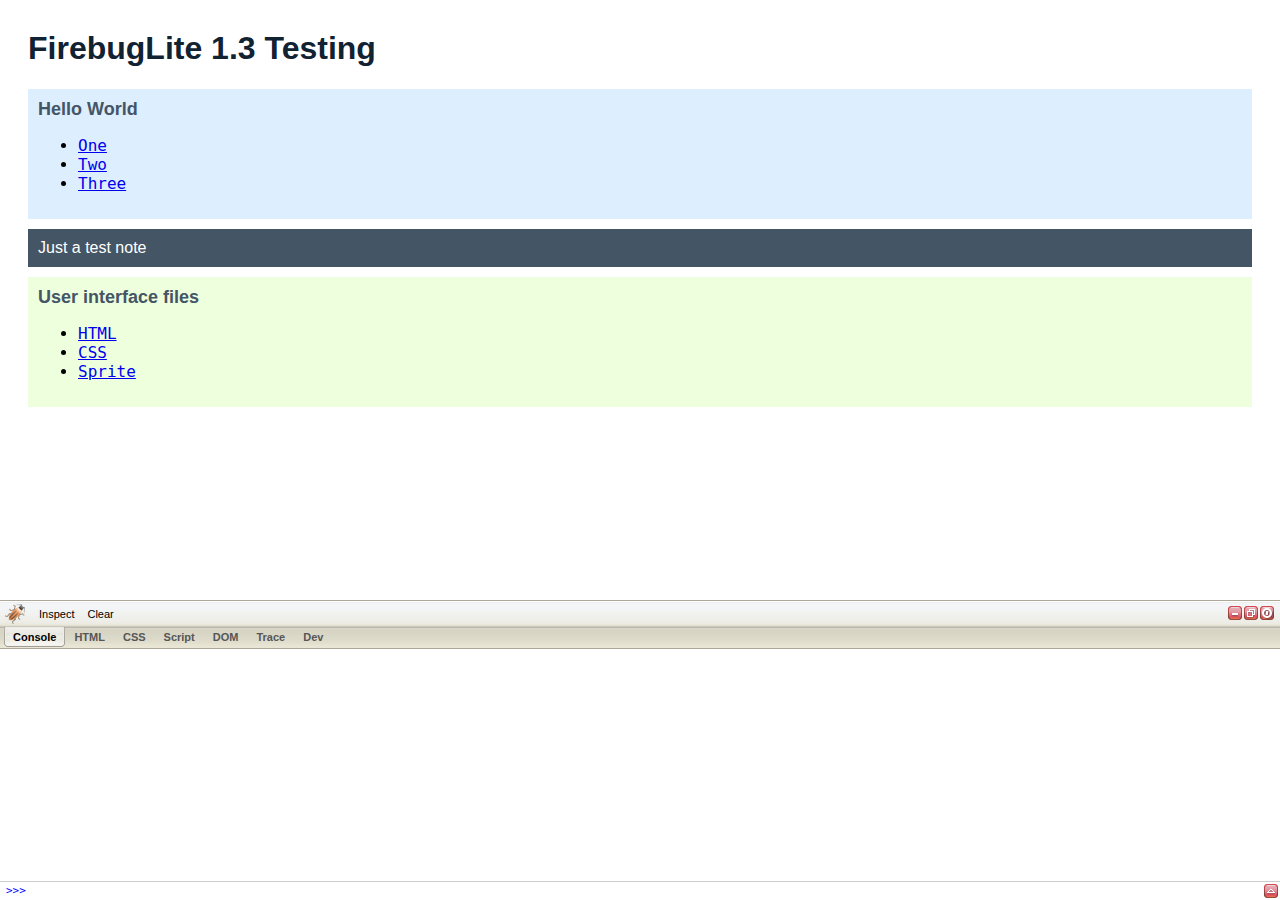
<file: xiecheng-pc/携程网/js/firebug-lite/sandbox/plugin/index.html>
<!DOCTYPE html PUBLIC "-//W3C//DTD HTML 4.01 Transitional//EN">
<html debug="true">
<head>
<meta http-equiv="Content-Type" content="text/html; charset=UTF-8">
<title>FirebugLite 1.3 Testing</title>
<script type="text/javascript" src="../../content/firebug-lite-dev.js"></script>
<script type="text/javascript" src="plugin.js"></script>

<style type="text/css">
body {
  font-size: 16px;
  font-family: Lucida Grande, sans-serif;
}
h1 {
  color: #123;
  font-weight: bold;
}
h2 {
  color: #456;
  font-weight: bold;
  font-size: 18px;
  margin-top: 0;
}
#main {
  padding: 1px 20px 10px 20px;
}
li { 
  font-family: Monaco, monospace;
}
#build {
  padding: 10px;
  margin-bottom: 10px;
  background: #def;
}
.block a:hover {
  color: #5a0;
}
.note {
  padding: 10px;
  margin-bottom: 10px;
  background: #456;
  color: #fff;
  font-family: Lucida Grande, sans-serif;
}
.note a, .note a:visited {
  color: #fff;
}
.note a:hover {
  color: #ff0;
}
#ui {
  padding: 10px;
  margin-bottom: 10px;
  background: #efd;
}
</style>
</head>
<body>
  <div id="main">
    <h1>FirebugLite 1.3 Testing</h1>
    <div id="build" class="block">
      <h2>Hello World</h2>
      <ul>
        <li><a href="#">One</a></li>
        <li><a href="#">Two</a></li>
        <li><a href="#">Three</a></li>
      </ul>
    </div>
    <div class="note">
      Just a test note
    </div>
    <div id="ui" class="block">
      <h2>User interface files</h2>
      <ul>
        <li><a href="../skin/xp/firebug.html">HTML</a></li>
        <li><a href="../skin/xp/firebug.css">CSS</a></li>
        <li><a href="../skin/xp/sprite.png">Sprite</a></li>
      </ul>
    </div>
  </div>

</body>
</html>
</file>
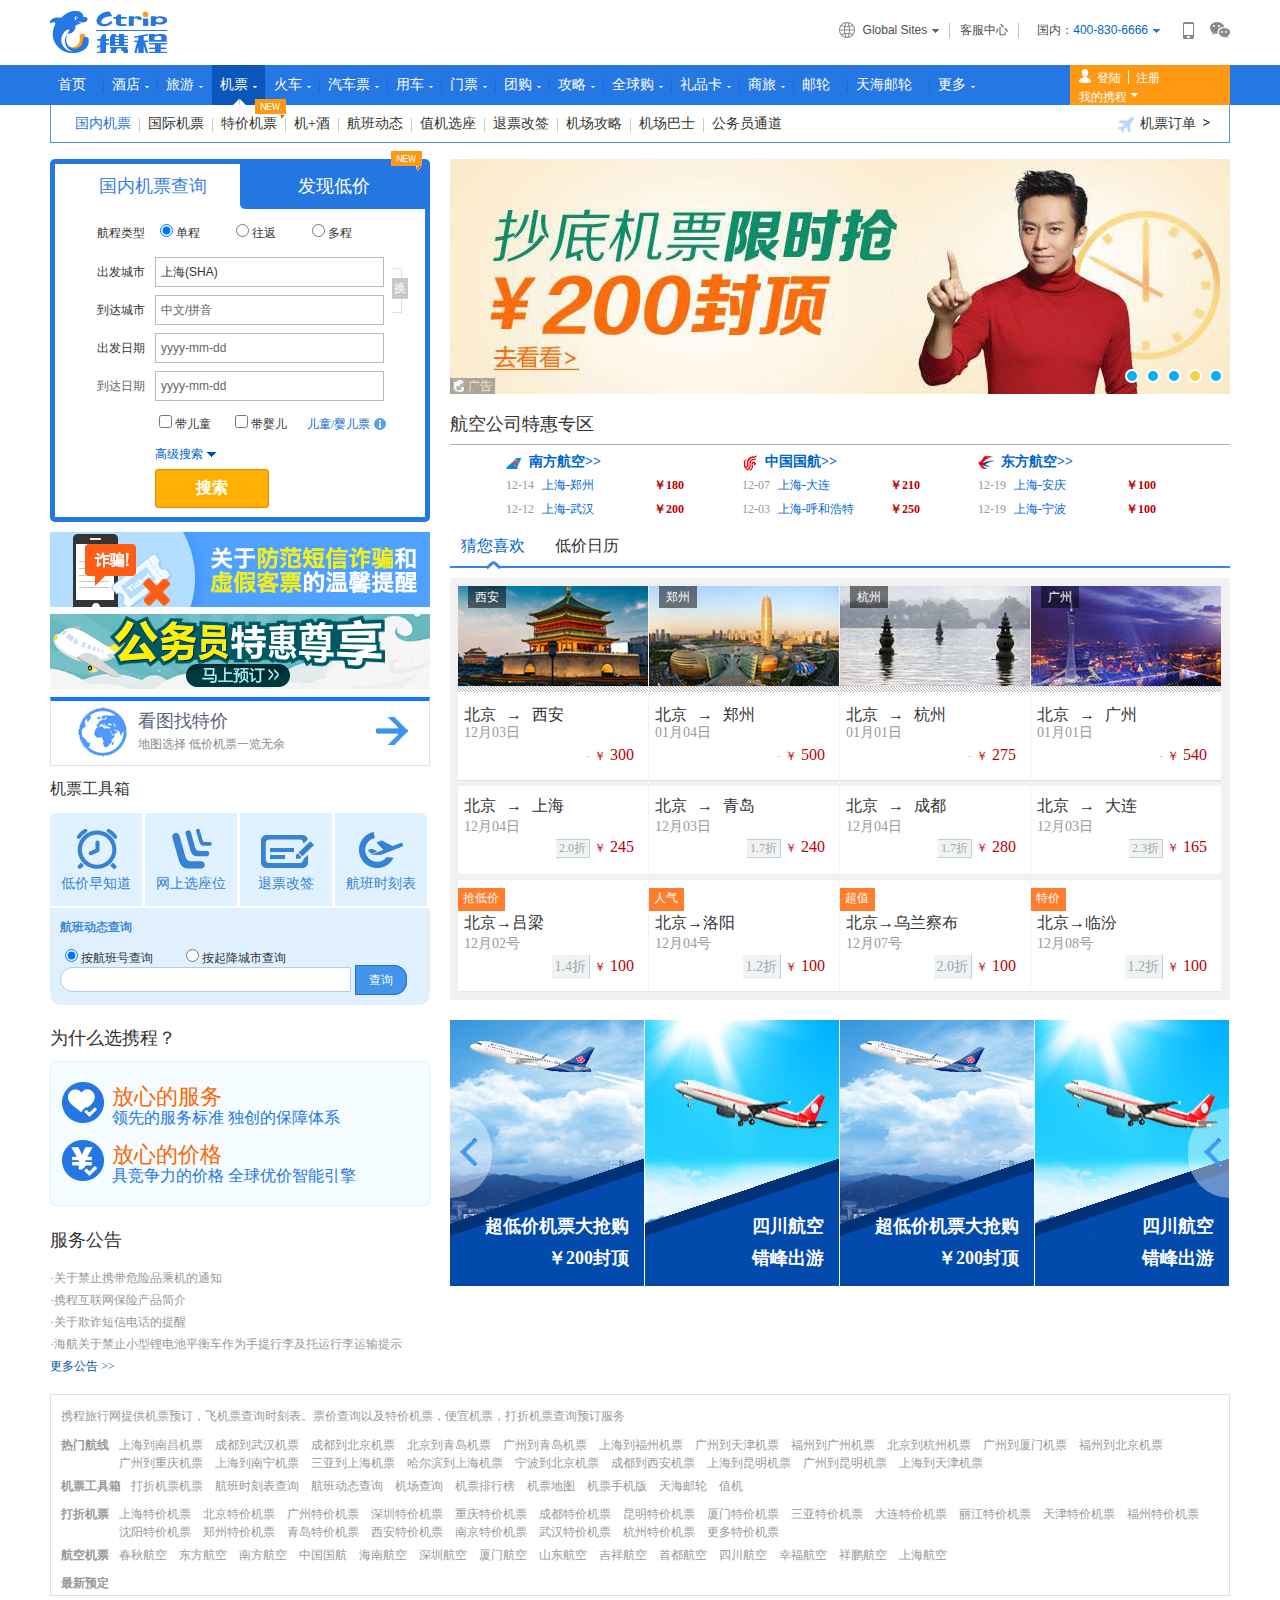
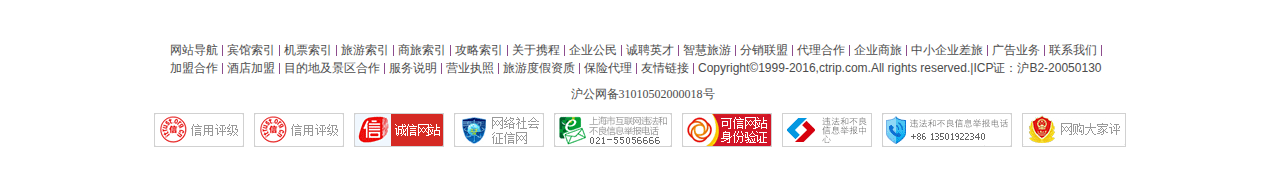
<file: xiecheng-pc/携程网/link.html>
<!DOCTYPE html>
<html lang="en">
<head>
    <meta charset="UTF-8">
    <title>国内机票-link</title>
    <link rel="stylesheet" href="css/reset.css">
    <link rel="stylesheet" href="css/tool.css">
    <link rel="stylesheet" href="css/global.css">
    <link rel="stylesheet" href="css/link.css">
    <script src="js/html5shiv.js"></script>
    <!-- <script src="js/firebug-lite/build/firebug-lite.js"></script> -->
    <!--[if lt IE 8]>
        <link rel="stylesheet" href="css/ifie.css" />
    <![endif]-->
    <!--[if IE 6]>
        <script src="js/DD_belatedPNG_0.0.8a.js"></script>
        <script>
           DD_belatedPNG.fix('.bg'); 
        </script>
    <![endif]-->
</head>
<body>
    <header class="head">
        <div class="top">
            <h1 class="logo bg fl">
                <a href="index.html" target="_blank" class="fl">携程网</a>
            </h1>
            <div class="language fr">
                <a href="" class="general fl"><i class="earth_ico bg fl"></i><span class="general_info fl">Global Sites</span><i class="under bg fl"></i></a>
                <span class="language_line fl"></span>
                <a href="" class="custom fl">客服中心</a>
                <span class="language_line fl"></span>
                <a href="" class="general fl"><span class="general_info fl">国内：<span class="general_color">400-830-6666</span></span><i class="arrow bg fl"></i></a>
                <a href="" class="phone_ico bg fl"></a>
                <a href="" class="wechat bg fl"></a>
            </div>
        </div>
        <div class="nav">
            <div class="topnav">
                <div class="nav_bar">
                    <nav class="head_nav fl">
                        <a href="index.html" target="_blank" class="nav_info the_nav fl">首页</a>
                        <span class="nav_line fl"></span>
                        <a href="list.html" target="_blank" class="nav_info fl">酒店<i class="under_ico bg"></i><i class="nav_ico bg"></i></a>
                        <span class="nav_line fl"></span>
                        <a href="" class="nav_info fl">旅游<i class="under_ico bg"></i><i class="nav_ico bg"></i></a>
                        <span class="nav_line fl"></span>
                        <a href="" class="nav_info the_now fl">机票<i class="under_ico bg"></i><i class="nav_ico bg"></i></a>
                        <span class="nav_line fl"></span>
                        <a href="" class="nav_info fl">火车<i class="under_ico bg"></i><i class="nav_ico bg"></i></a>
                        <span class="nav_line fl"></span>
                        <a href="" class="nav_info fl">汽车票<i class="under_ico bg"></i><i class="nav_ico bg"></i></a>
                        <span class="nav_line fl"></span>
                        <a href="" class="nav_info fl">用车<i class="under_ico bg"></i><i class="nav_ico bg"></i></a>
                        <span class="nav_line fl"></span>
                        <a href="" class="nav_info fl">门票<i class="under_ico bg"></i><i class="nav_ico bg"></i></a>
                        <span class="nav_line fl"></span>
                        <a href="" class="nav_info fl">团购<i class="under_ico bg"></i><i class="nav_ico bg"></i></a>
                        <span class="nav_line fl"></span>
                        <a href="" class="nav_info fl">攻略<i class="under_ico bg"></i><i class="nav_ico bg"></i></a>
                        <span class="nav_line fl"></span>
                        <a href="" class="nav_info fl">全球购<i class="under_ico bg"></i><i class="nav_ico bg"></i></a>
                        <span class="nav_line fl"></span>
                        <a href="" class="nav_info fl">礼品卡<i class="under_ico bg"></i><i class="nav_ico bg"></i></a>
                        <span class="nav_line fl"></span>
                        <a href="" class="nav_info fl">商旅<i class="under_ico bg"></i><i class="nav_ico bg"></i></a>
                        <span class="nav_line fl"></span>
                        <a href="" class="nav_info the_nav fl">邮轮<i class="under_ico bg"></i></a>
                        <span class="nav_line fl"></span>
                        <a href="" class="nav_info the_nav fl">天海邮轮<i class="under_ico bg"></i></a>
                        <span class="nav_line fl"></span>
                        <a href="" class="nav_info fl">更多<i class="nav_ico bg"></i></a>
                    </nav>
                    <div class="login fr">
                        <div class="land clearfix">
                            <i class="my bg fl"></i>
                            <a href="" class="fl">登陆</a>
                            <span class="mine_line fl"></span>
                            <a href="" class="fl">注册</a>
                        </div>
                        <div class="mine clearfix">
                            <a href="" class="fl">我的携程<i class="mine_more bg fl"></i></a>
                        </div>
                    </div>
                </div>
            </div>
            <div class="subnav">
                <nav class="subnav_list fl">
                    <a href="" class="subnav_info the_now fl">国内机票</a>
                    <span class="subnav_line fl"></span>
                    <a href="" class="subnav_info fl">国际机票</a>
                    <span class="subnav_line fl"></span>
                    <a href="" class="subnav_info fl">特价机票<i class="special bg"></i></a>
                    <span class="subnav_line fl"></span>
                    <a href="" class="subnav_info fl">机+酒</a>
                    <span class="subnav_line fl"></span>
                    <a href="" class="subnav_info fl">航班动态</a>
                    <span class="subnav_line fl"></span>
                    <a href="" class="subnav_info fl">值机选座</a>
                    <span class="subnav_line fl"></span>
                    <a href="" class="subnav_info fl">退票改签</a>
                    <span class="subnav_line fl"></span>
                    <a href="" class="subnav_info fl">机场攻略</a>
                    <span class="subnav_line fl"></span>
                    <a href="" class="subnav_info fl">机场巴士</a>
                    <span class="subnav_line fl"></span>
                    <a href="" class="subnav_info fl">公务员通道</a>
                </nav>
                <a href="" class="order fr"><i class="plane bg"></i>机票订单<i class="pro bg"></i></a>
            </div>
        </div>
    </header>
    <section class="main">
        <div class="content">
            <div class="sidebar fl">
                <div class="inquiry">
                    <header class="inquiry_head">
                        <div class="internal fl">
                            <a href="" class="internal_info"><i class="plane bg"></i>国内机票查询</a>
                        </div>
                        <div class="discover fl">
                            <a href="" class="discover_info"><i class="find_ico bg"></i>发现低价</a>
                            <i class="the_new bg"></i>
                        </div>
                    </header>
                    <form action="" class="search">
                        <div class="voyage">
                            <span class="voyage_type fl mr10">航程类型</span>
                            <label class="voyage_info fl">
                                <input type="radio" name="air_type" value="oneway" checked>单程
                            </label>
                            <label class="voyage_info fl">
                                <input type="radio" name="air_type" value="come_and_go">往返
                            </label>
                            <label class="voyage_info fl">
                                <input type="radio" name="air_type" value="multipass">多程
                            </label>
                        </div>
                        <ul class="distance">
                            <li class="distance_list fl mb8">
                                <label for="ticket" class="distance_text fl mr10">
                                    出发城市
                                </label>
                                <input type="text" id="ticket" value="上海(SHA)" class="distance_box">
                                <div class="connect"></div>
                                <a href="" class="trade">换</a>
                            </li>
                            <li class="distance_list fl mb8">
                                <label for="arrive" class="distance_text fl mr10">
                                    到达城市
                                </label>
                                <input type="text" id="arrive" value="中文/拼音" class="distance_box the_color">
                            </li>
                            <li class="distance_list fl mb8">
                                <label for="go_date" class="distance_text fl mr10">
                                    出发日期
                                </label>
                                <input type="text" id="go_date" value="yyyy-mm-dd" class="distance_box the_color">
                            </li>
                            <li class="distance_list fl">
                                <label for="come_date" class="distance_text fl mr10 the_color">
                                    到达日期
                                </label>
                                <input type="text" id="come_date" value="yyyy-mm-dd" class="distance_box the_color">
                        </ul>
                        <div class="senior">
                            <div class="belt">
                                <span class="child_list fl"><input type="checkbox" name="child">带儿童</span>
                                <span class="child_list fl"><input type="checkbox" name="child">带婴儿</span>
                                <a href="" class="child_info fl">儿童/婴儿票<i class="exclam bg"></i></a>
                            </div>
                            <div class="search_btn">
                                <a href="" class="high_search fl">高级搜索<i class="high_ico bg"></i></a>
                                <a href="" class="the_btn fl">搜索</a>
                            </div>
                        </div>
                    </form>
                </div>
                <div class="warm">
                    <a href="" class="warm_pic fl">
                        <img src="img/warm1.png">
                    </a>
                    <a href="" class="warm_pic1 fl">
                        <img src="img/warm2.png">
                    </a>
                    <a href="" class="look fl">
                        <i class="big_earth bg fl mr10"></i>
                        <span class="look_pic fl">看图找特价</span>
                        <span class="every fl">地图选择 低价机票一览无余</span>
                        <i class="pro bg fl"></i>
                    </a>
                </div>
                <div class="kit">
                    <h3 class="kit_title">机票工具箱</h3>
                    <div class="kit_content">
                        <div class="kit_list">
                            <a href="" class="kit_sub wane fl">
                                <i class="clock bg"></i>
                                <span class="kit_info">低价早知道</span>
                            </a>
                            <a href="" class="kit_sub fl">
                                <i class="clock online bg"></i>
                                <span class="kit_info">网上选座位</span>
                            </a>
                            <a href="" class="kit_sub fl">
                                <i class="clock alter bg"></i>
                                <span class="kit_info">退票改签</span>
                            </a>
                            <a href="" class="kit_sub wane1 fl">
                                <i class="clock flight bg"></i>
                                <span class="kit_info">航班时刻表</span>
                            </a>
                        </div>
                        <div  class="kit_way">
                            <h4 class="way_title">航班动态查询</h4>
                            <form action="" class="way_info">
                                <div class="city">
                                    <input type="radio" name="accoid" value="flight_number" checked><span class="city_type">按航班号查询</span>
                                    <input type="radio" name="accoid" value="land_city">按起降城市查询
                                </div>
                                <div class="poll">
                                    <input type="text">
                                    <a href="" class="poll_info">查询</a>
                                </div>
                            </form>
                        </div>
                    </div>
                </div>
                <div class="reason mb8">
                    <h3 class="reason_title">为什么选携程？</h3>
                    <ul class="reason_item">
                        <li class="reason_list mb8">
                            <i class="heart bg fl"></i>
                            <div class="heart_title fl mr20">放心的服务</div>
                            <a href="" class="reason_info">领先的服务标准 独创的保障体系</a>
                        </li>
                        <li class="reason_list mb8">
                            <i class="price bg fl"></i>
                            <div class="heart_title fl mr20">放心的价格</div>
                            <a href="" class="reason_info">具竞争力的价格 全球优价智能引擎</a>
                        </li>
                    </ul>
                </div>
                <div class="bulletin">
                    <h3 class="bulletin_title">服务公告</h3>
                    <ul class="bulletin_item">
                        <li class="bulletin_list">
                            <a href="" class="bulletin_info">·关于禁止携带危险品乘机的通知</a>
                        </li>
                        <li class="bulletin_list">
                            <a href="" class="bulletin_info">·携程互联网保险产品简介</a>
                        </li>
                        <li class="bulletin_list">
                            <a href="" class="bulletin_info">·关于欺诈短信电话的提醒</a>
                        </li>
                        <li class="bulletin_list">
                            <a href="" class="bulletin_info">·海航关于禁止小型锂电池平衡车作为手提行李及托运行李运输提示</a>
                        </li>
                    </ul>
                    <a href="" class="bulletin_more">更多公告 >></a>
                </div>
            </div>
            <div class="detaile fr">
                <div class="chart">
                    <a href="" class="show_pic"><img src="img/plane.jpg"></a>
                    <span class="small">
                        <i class="small_ico bg"></i>
                        <span class="small_info">广告</span>
                    </span>
                    <div class="dot">
                        <a href="" class="fl"></a>
                        <a href="" class="fl"></a>
                        <a href="" class="fl"></a>
                        <a href="" class="fl ico_color"></a>
                        <a href="" class="fl"></a>
                    </div>
                </div>
                <div class="zone">
                    <h3 class="zone_title">航空公司特惠专区</h3>
                    <div class="zone_content">
                        <a href="" class="the_pre fl"><i class="pre_ico bg"></i></a>
                        <ul class="zone_item fl">
                            <li class="zone_list fl">
                                <h4 class="firm">
                                    <i class="firm_ico bg fl"></i>
                                    <a href="" class="firm_name fl">南方航空>></a>
                                </h4>
                                <div class="firm_info">
                                    <span class="date fl">12-14</span>
                                    <a href="" class="two_city fl">上海-郑州</a>
                                    <span class="the_price fl">￥180</span>
                                </div>
                                <div class="firm_info">
                                    <span class="date fl">12-12</span>
                                    <a href="" class="two_city fl">上海-武汉</a>
                                    <span class="the_price fl">￥200</span>
                                </div>
                            </li>
                            <li class="zone_list fl">
                                <h4 class="firm">
                                    <i class="firm_ico firm_ico1 bg fl"></i>
                                    <a href="" class="firm_name fl">中国国航>></a>
                                </h4>
                                <div class="firm_info">
                                    <span class="date fl">12-07</span>
                                    <a href="" class="two_city fl">上海-大连</a>
                                    <span class="the_price fl">￥210</span>
                                </div>
                                <div class="firm_info">
                                    <span class="date fl">12-03</span>
                                    <a href="" class="two_city fl">上海-呼和浩特</a>
                                    <span class="the_price fl">￥250</span>
                                </div>
                            </li>
                            <li class="zone_list fl">
                                <h4 class="firm">
                                    <i class="firm_ico firm_ico2 bg fl"></i>
                                    <a href="" class="firm_name fl">东方航空>></a>
                                </h4>
                                <div class="firm_info">
                                    <span class="date fl">12-19</span>
                                    <a href="" class="two_city fl">上海-安庆</a>
                                    <span class="the_price fl">￥100</span>
                                </div>
                                <div class="firm_info">
                                    <span class="date fl">12-19</span>
                                    <a href="" class="two_city fl">上海-宁波</a>
                                    <span class="the_price fl">￥100</span>
                                </div>
                            </li>
                        </ul>
                        <a href="" class="the_next fl"><i class="next_ico bg"></i></a>
                    </div>
                    <div class="guess">
                        <header class="guess_head">
                            <a href="" class="guess_like now fl">猜您喜欢<i class="guess_ico bg"></i></a>
                            <a href="" class="guess_like fl">低价日历<i class="guess_ico bg"></i></a>
                        </header>
                        <div class="guess_content">
                            <ul class="maybe">
                                <li class="maybe_list fl">
                                    <a href="" class="city_pic fl">
                                        <img src="img/c1.jpg">
                                        <span class="city_bg fl">
                                            <span class="city_text">西安</span>
                                        </span>
                                    </a>
                                    <i class="stripe bg fl"></i>
                                    <div class="city_info fl">
                                        <a href="" class="out_city fl">北京<span>→</span>西安</a>
                                        <span class="out_date fl">12月03日</span>
                                        <span class="ticket_price fl">
                                            <span class="par">-</span>
                                            <span class="par_logo">￥</span>
                                            <span class="par_price">300</span>
                                        </span>
                                    </div>
                                </li>
                                <li class="maybe_list fl">
                                    <a href="" class="city_pic fl">
                                        <img src="img/c2.jpg">
                                        <span class="city_bg fl">
                                            <span class="city_text">郑州</span>
                                        </span>
                                    </a>
                                    <i class="stripe bg fl"></i>
                                    <div class="city_info fl">
                                        <a href="" class="out_city fl">北京<span>→</span>郑州</a>
                                        <span class="out_date fl">01月04日</span>
                                        <span class="ticket_price fl">
                                            <span class="par">-</span>
                                            <span class="par_logo">￥</span>
                                            <span class="par_price">500</span>
                                        </span>
                                    </div>
                                </li>
                                <li class="maybe_list fl">
                                    <a href="" class="city_pic fl">
                                        <img src="img/c3.jpg">
                                        <span class="city_bg fl">
                                            <span class="city_text">杭州</span>
                                        </span>
                                    </a>
                                    <i class="stripe bg fl"></i>
                                    <div class="city_info fl">
                                        <a href="" class="out_city fl">北京<span>→</span>杭州</a>
                                        <span class="out_date fl">01月01日</span>
                                        <span class="ticket_price fl">
                                            <span class="par">-</span>
                                            <span class="par_logo">￥</span>
                                            <span class="par_price">275</span>
                                        </span>
                                    </div>
                                </li>
                                <li class="maybe_list fl">
                                    <a href="" class="city_pic fl">
                                        <img src="img/c4.jpg">
                                        <span class="city_bg fl">
                                            <span class="city_text">广州</span>
                                        </span>
                                    </a>
                                    <i class="stripe bg fl"></i>
                                    <div class="city_info fl">
                                        <a href="" class="out_city fl">北京<span>→</span>广州</a>
                                        <span class="out_date fl">01月01日</span>
                                        <span class="ticket_price fl">
                                            <span class="par">-</span>
                                            <span class="par_logo">￥</span>
                                            <span class="par_price">540</span>
                                        </span>
                                    </div>
                                </li>
                            </ul>
                            <ul class="discount">
                                <li class="discount_list fl">
                                    <a href="" class="city_info1 fl">北京<span>→</span>上海</a>
                                    <span class="out_date fl">12月04日</span>
                                    <span class="discount_info fl">
                                        <span class="concrete">2.0折</span>
                                        <span class="par_logo">￥</span>
                                        <span class="par_price">245</span>
                                    </span>
                                </li>
                                <li class="discount_list fl">
                                    <a href="" class="city_info1 fl">北京<span>→</span>青岛</a>
                                    <span class="out_date fl">12月03日</span>
                                    <span class="discount_info fl">
                                        <span class="concrete">1.7折</span>
                                        <span class="par_logo">￥</span>
                                        <span class="par_price">240</span>
                                    </span>
                                </li>
                                <li class="discount_list fl">
                                    <a href="" class="city_info1 fl">北京<span>→</span>成都</a>
                                    <span class="out_date fl">12月04日</span>
                                    <span class="discount_info fl">
                                        <span class="concrete">1.7折</span>
                                        <span class="par_logo">￥</span>
                                        <span class="par_price">280</span>
                                    </span>
                                </li>
                                <li class="discount_list fl">
                                    <a href="" class="city_info1 fl">北京<span>→</span>大连</a>
                                    <span class="out_date fl">12月03日</span>
                                    <span class="discount_info fl">
                                        <span class="concrete">2.3折</span>
                                        <span class="par_logo">￥</span>
                                        <span class="par_price">165</span>
                                    </span>
                                </li>
                            </ul>
                            <ul class="city_list">
                                <li class="city_item fl">
                                    <span class="city_ico fl">抢低价</span>
                                    <a href="" class="city_sub fl">北京<span>→</span>吕梁</a>
                                    <span class="go_date fl">12月02号</span>
                                    <span class="spec fl">
                                        <span class="spec_info">1.4折</span>
                                        <span class="spec_ico">￥</span>
                                        <span class="spec_text">100</span>
                                    </span>
                                </li><li class="city_item fl">
                                    <span class="city_ico fl">人气</span>
                                    <a href="" class="city_sub fl">北京<span>→</span>洛阳</a>
                                    <span class="go_date fl">12月04号</span>
                                    <span class="spec fl">
                                        <span class="spec_info">1.2折</span>
                                        <span class="spec_ico">￥</span>
                                        <span class="spec_text">100</span>
                                    </span>
                                </li><li class="city_item fl">
                                    <span class="city_ico fl">超值</span>
                                    <a href="" class="city_sub fl">北京<span>→</span>乌兰察布</a>
                                    <span class="go_date fl">12月07号</span>
                                    <span class="spec fl">
                                        <span class="spec_info">2.0折</span>
                                        <span class="spec_ico">￥</span>
                                        <span class="spec_text">100</span>
                                    </span>
                                </li><li class="city_item fl">
                                    <span class="city_ico fl">特价</span>
                                    <a href="" class="city_sub fl">北京<span>→</span>临汾</a>
                                    <span class="go_date fl">12月08号</span>
                                    <span class="spec fl">
                                        <span class="spec_info">1.2折</span>
                                        <span class="spec_ico">￥</span>
                                        <span class="spec_text">100</span>
                                    </span>
                                </li>
                            </ul>
                        </div>
                    </div>
                </div>
                <div class="low_price">
                    <a href="" class="pre_one fl"><i class="one_ico bg fl"></i></a>
                    <ul class=ad_item fl>
                        <li class="ad_list fl">
                            <a href="" class="ad_pic fl">
                                <img src="img/plane1.jpg">
                                <span class="ad_info">超低价机票大抢购</span>
                                <span class="ad_info1">￥200封顶</span>
                            </a>
                        </li>
                        <li class="ad_list fl">
                            <a href="" class="ad_pic fl">
                                <img src="img/plane2.jpg">
                                <span class="ad_info"><i class="bext bg"></i>四川航空</span>
                                <span class="ad_info1">错峰出游</span>
                            </a>
                        </li>
                        <li class="ad_list fl">
                            <a href="" class="ad_pic fl">
                                <img src="img/plane1.jpg">
                                <span class="ad_info">超低价机票大抢购</span>
                                <span class="ad_info1">￥200封顶</span>
                            </a>
                        </li>
                        <li class="ad_list fl">
                            <a href="" class="ad_pic fl">
                                <img src="img/plane2.jpg">
                                <span class="ad_info"><i class="bext bg"></i>四川航空</span>
                                <span class="ad_info1">错峰出游</span>
                            </a>
                        </li>
                    </ul>
                    <a href="" class="next_one fl"><i class="next_ico bg fl"></i></a>
                </div>
            </div>
        </div>
        <div class="more_info">
            <p class="more_title">携程旅行网提供机票预订，飞机票查询时刻表。票价查询以及特价机票，便宜机票，打折机票查询预订服务</p>
            <dl class="more_item clearfix">
                <dt class="air_line fl mr10">热门航线</dt>
                <dd class="air_info fl"><a href="" class="air_text fl">上海到南昌机票</a></dd>
                <dd class="air_info fl"><a href="" class="air_text fl">成都到武汉机票</a></dd>
                <dd class="air_info fl"><a href="" class="air_text fl">成都到北京机票</a></dd>
                <dd class="air_info fl"><a href="" class="air_text fl">北京到青岛机票</a></dd>
                <dd class="air_info fl"><a href="" class="air_text fl">广州到青岛机票</a></dd>
                <dd class="air_info fl"><a href="" class="air_text fl">上海到福州机票</a></dd>
                <dd class="air_info fl"><a href="" class="air_text fl">广州到天津机票</a></dd>
                <dd class="air_info fl"><a href="" class="air_text fl">福州到广州机票</a></dd>
                <dd class="air_info fl"><a href="" class="air_text fl">北京到杭州机票</a></dd>
                <dd class="air_info fl"><a href="" class="air_text fl">广州到厦门机票</a></dd>
                <dd class="air_info fl"><a href="" class="air_text fl">福州到北京机票</a></dd>
                <dd class="air_info fl mt6"><a href="" class="air_text fl">广州到重庆机票</a></dd>
                <dd class="air_info fl mt6"><a href="" class="air_text fl">上海到南宁机票</a></dd>
                <dd class="air_info fl mt6"><a href="" class="air_text fl">三亚到上海机票</a></dd>
                <dd class="air_info fl mt6"><a href="" class="air_text fl">哈尔滨到上海机票</a></dd>
                <dd class="air_info fl mt6"><a href="" class="air_text fl">宁波到北京机票</a></dd>
                <dd class="air_info fl mt6"><a href="" class="air_text fl">成都到西安机票</a></dd>
                <dd class="air_info fl mt6"><a href="" class="air_text fl">上海到昆明机票</a></dd>
                <dd class="air_info fl mt6"><a href="" class="air_text fl">广州到昆明机票</a></dd>
                <dd class="air_info fl mt6"><a href="" class="air_text fl">上海到天津机票</a></dd>
            </dl>
            <dl class="more_item clearfix">
                <dt class="air_line fl mr10">机票工具箱</dt>
                <dd class="air_info fl"><a href="" class="air_text fl">打折机票机票</a></dd>
                <dd class="air_info fl"><a href="" class="air_text fl">航班时刻表查询</a></dd>
                <dd class="air_info fl"><a href="" class="air_text fl">航班动态查询</a></dd>
                <dd class="air_info fl"><a href="" class="air_text fl">机场查询</a></dd>
                <dd class="air_info fl"><a href="" class="air_text fl">机票排行榜</a></dd>
                <dd class="air_info fl"><a href="" class="air_text fl">机票地图</a></dd>
                <dd class="air_info fl"><a href="" class="air_text fl">机票手机版</a></dd>
                <dd class="air_info fl"><a href="" class="air_text fl">天海邮轮</a></dd>
                <dd class="air_info fl"><a href="" class="air_text fl">值机</a></dd>
            </dl>
            <dl class="more_item clearfix">
                <dt class="air_line fl mr10">打折机票</dt>
                <dd class="air_info fl"><a href="" class="air_text fl">上海特价机票</a></dd>
                <dd class="air_info fl"><a href="" class="air_text fl">北京特价机票</a></dd>
                <dd class="air_info fl"><a href="" class="air_text fl">广州特价机票</a></dd>
                <dd class="air_info fl"><a href="" class="air_text fl">深圳特价机票</a></dd>
                <dd class="air_info fl"><a href="" class="air_text fl">重庆特价机票</a></dd>
                <dd class="air_info fl"><a href="" class="air_text fl">成都特价机票</a></dd>
                <dd class="air_info fl"><a href="" class="air_text fl">昆明特价机票</a></dd>
                <dd class="air_info fl"><a href="" class="air_text fl">厦门特价机票</a></dd>
                <dd class="air_info fl"><a href="" class="air_text fl">三亚特价机票</a></dd>
                <dd class="air_info fl"><a href="" class="air_text fl">大连特价机票</a></dd>
                <dd class="air_info fl"><a href="" class="air_text fl">丽江特价机票</a></dd>
                <dd class="air_info fl"><a href="" class="air_text fl">天津特价机票</a></dd>
                <dd class="air_info fl"><a href="" class="air_text fl">福州特价机票</a></dd>
                <dd class="air_info fl mt6"><a href="" class="air_text fl">沈阳特价机票</a></dd>
                <dd class="air_info fl mt6"><a href="" class="air_text fl">郑州特价机票</a></dd>
                <dd class="air_info fl mt6"><a href="" class="air_text fl">青岛特价机票</a></dd>
                <dd class="air_info fl mt6"><a href="" class="air_text fl">西安特价机票</a></dd>
                <dd class="air_info fl mt6"><a href="" class="air_text fl">南京特价机票</a></dd>
                <dd class="air_info fl mt6"><a href="" class="air_text fl">武汉特价机票</a></dd>
                <dd class="air_info fl mt6"><a href="" class="air_text fl">杭州特价机票</a></dd>
                <dd class="air_info fl mt6"><a href="" class="air_text fl">更多特价机票</a></dd>
            </dl>
            <dl class="more_item clearfix">
                <dt class="air_line fl mr10">航空机票</dt>
                <dd class="air_info fl"><a href="" class="air_text fl">春秋航空</a></dd>
                <dd class="air_info fl"><a href="" class="air_text fl">东方航空</a></dd>
                <dd class="air_info fl"><a href="" class="air_text fl">南方航空</a></dd>
                <dd class="air_info fl"><a href="" class="air_text fl">中国国航</a></dd>
                <dd class="air_info fl"><a href="" class="air_text fl">海南航空</a></dd>
                <dd class="air_info fl"><a href="" class="air_text fl">深圳航空</a></dd>
                <dd class="air_info fl"><a href="" class="air_text fl">厦门航空</a></dd>
                <dd class="air_info fl"><a href="" class="air_text fl">山东航空</a></dd>
                <dd class="air_info fl"><a href="" class="air_text fl">吉祥航空</a></dd>
                <dd class="air_info fl"><a href="" class="air_text fl">首都航空</a></dd>
                <dd class="air_info fl"><a href="" class="air_text fl">四川航空</a></dd>
                <dd class="air_info fl"><a href="" class="air_text fl">幸福航空</a></dd>
                <dd class="air_info fl"><a href="" class="air_text fl">祥鹏航空</a></dd>
                <dd class="air_info fl"><a href="" class="air_text fl">上海航空</a></dd>
            </dl>
            <dl class="more_item clearfix">
                <dt class="air_line fl mr10">最新预定</dt>
            </dl>
        </div>
    </section>
    <footer class="foot">
        <div class="friend_link clearfix">
            <a href="" class="link_name fl">网站导航</a>
            <span class="foot_line fl"></span>
            <a href="" class="link_name fl">宾馆索引</a>
            <span class="foot_line fl"></span>
            <a href="" class="link_name fl">机票索引</a>
            <span class="foot_line fl"></span>
            <a href="" class="link_name fl">旅游索引</a>
            <span class="foot_line fl"></span>
            <a href="" class="link_name fl">商旅索引</a>
            <span class="foot_line fl"></span>
            <a href="" class="link_name fl">攻略索引</a>
            <span class="foot_line fl"></span>
            <a href="" class="link_name fl">关于携程</a>
            <span class="foot_line fl"></span>
            <a href="" class="link_name fl">企业公民</a>
            <span class="foot_line fl"></span>
            <a href="" class="link_name fl">诚聘英才</a>
            <span class="foot_line fl"></span>
            <a href="" class="link_name fl">智慧旅游</a>
            <span class="foot_line fl"></span>
            <a href="" class="link_name fl">分销联盟</a>
            <span class="foot_line fl"></span>
            <a href="" class="link_name fl">代理合作</a>
            <span class="foot_line fl"></span>
            <a href="" class="link_name fl">企业商旅</a>
            <span class="foot_line fl"></span>
            <a href="" class="link_name fl">中小企业差旅</a>
            <span class="foot_line fl"></span>
            <a href="" class="link_name fl">广告业务</a>
            <span class="foot_line fl"></span>
            <a href="" class="link_name fl">联系我们</a>
            <span class="foot_line fl"></span>
            <a href="" class="link_name fl">加盟合作</a>
            <span class="foot_line fl"></span>
            <a href="" class="link_name fl">酒店加盟</a>
            <span class="foot_line fl"></span>
            <a href="" class="link_name fl">目的地及景区合作</a>
            <span class="foot_line fl"></span>
            <a href="" class="link_name fl">服务说明</a>
            <span class="foot_line fl"></span>
            <a href="" class="link_name fl">营业执照</a>
            <span class="foot_line fl"></span>
            <a href="" class="link_name fl">旅游度假资质</a>
            <span class="foot_line fl"></span>
            <a href="" class="link_name fl">保险代理</a>
            <span class="foot_line fl"></span>
            <a href="" class="link_name fl">友情链接</a>
            <span class="foot_line fl"></span>
            <span class="copy fl">Copyright©1999-2016,ctrip.com.All rights reserved.|ICP证：沪B2-20050130</span>
        </div>
        <div class="net">
            <span class="net_info"><i class="police_ico bg"></i>沪公网备31010502000018号</span>
        </div>
        <div class="web_info clearfix">
            <a href="" class="credit bg"></a>
            <a href="" class="credit second bg"></a>
            <a href="" class="credit third bg"></a>
            <a href="" class="credit fourth bg"></a>
            <a href="" class="credit fifth bg"></a>
            <a href="" class="credit sixth bg"></a>
            <a href="" class="credit seventh bg"></a>
            <a href="" class="credit eighth bg"></a>
            <a href="" class="credit ninth bg"></a>
        </div>
    </footer>
</body>
</html>
</file>
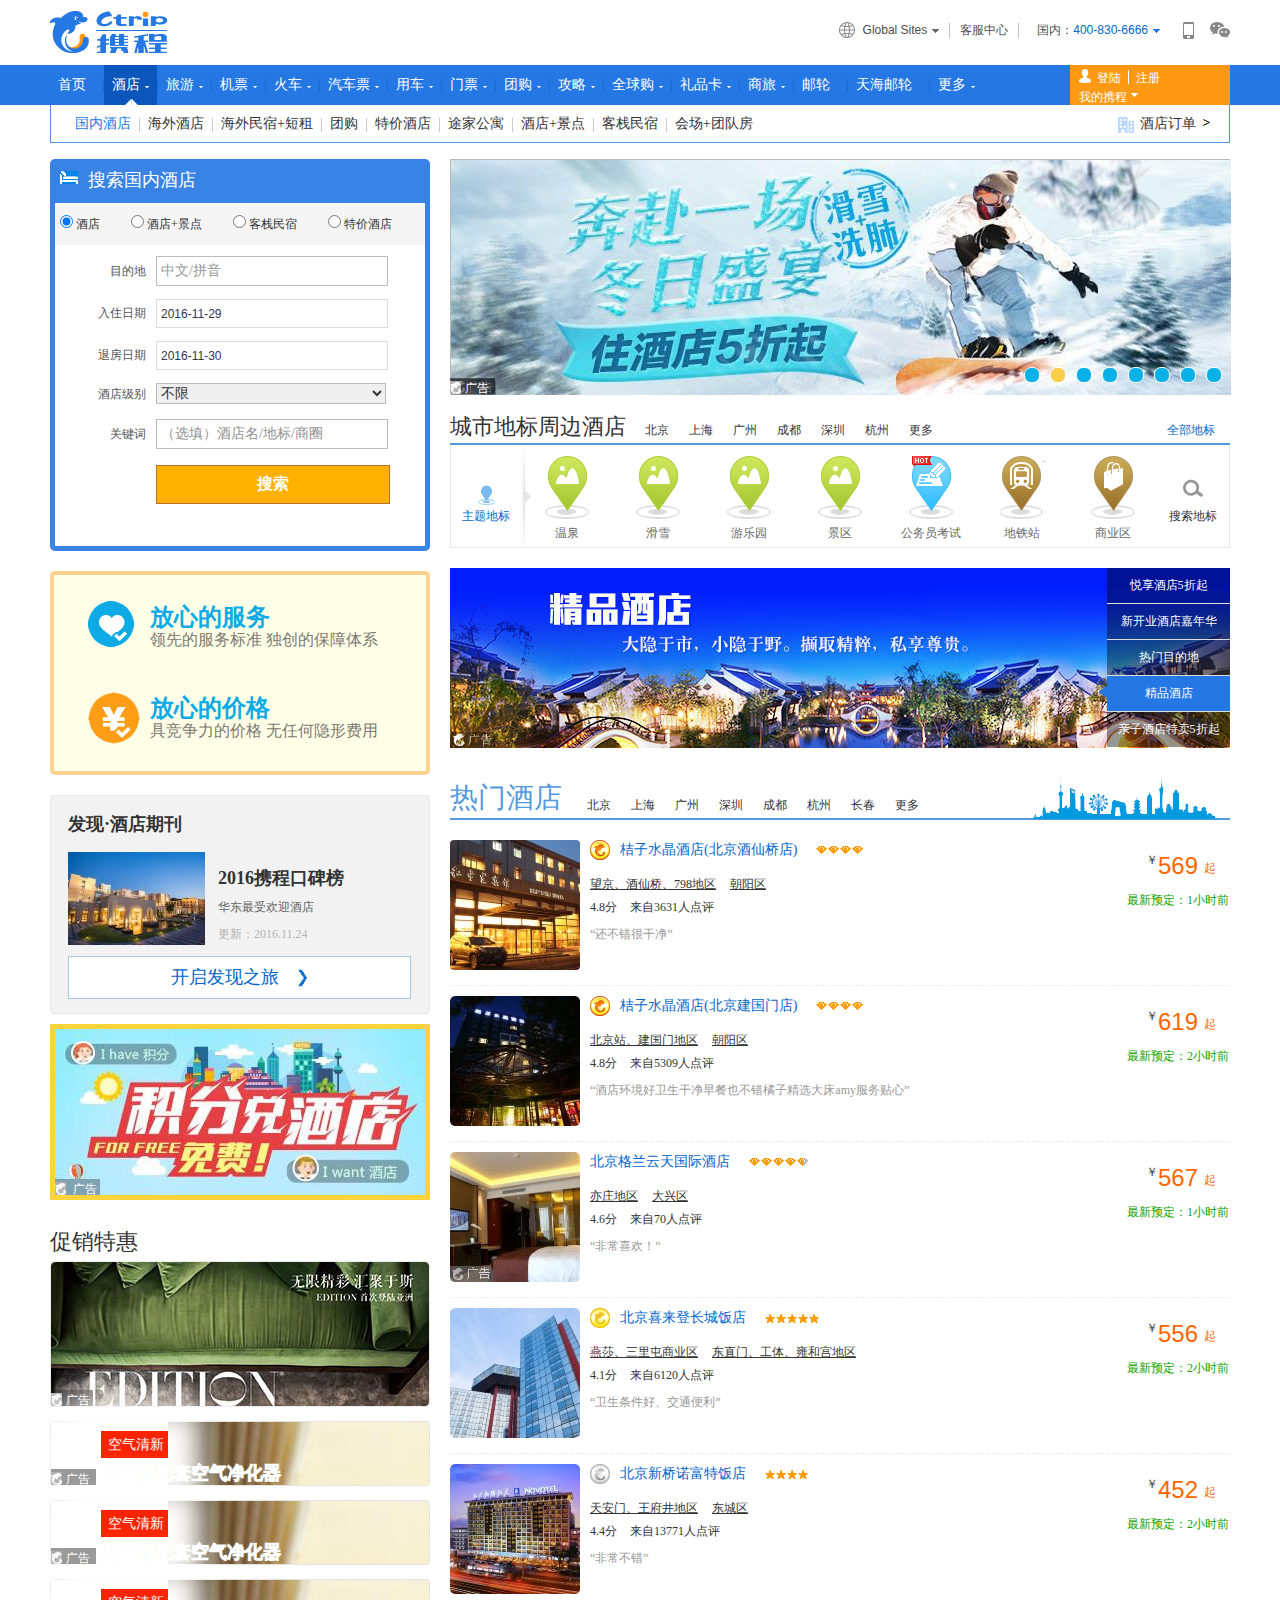
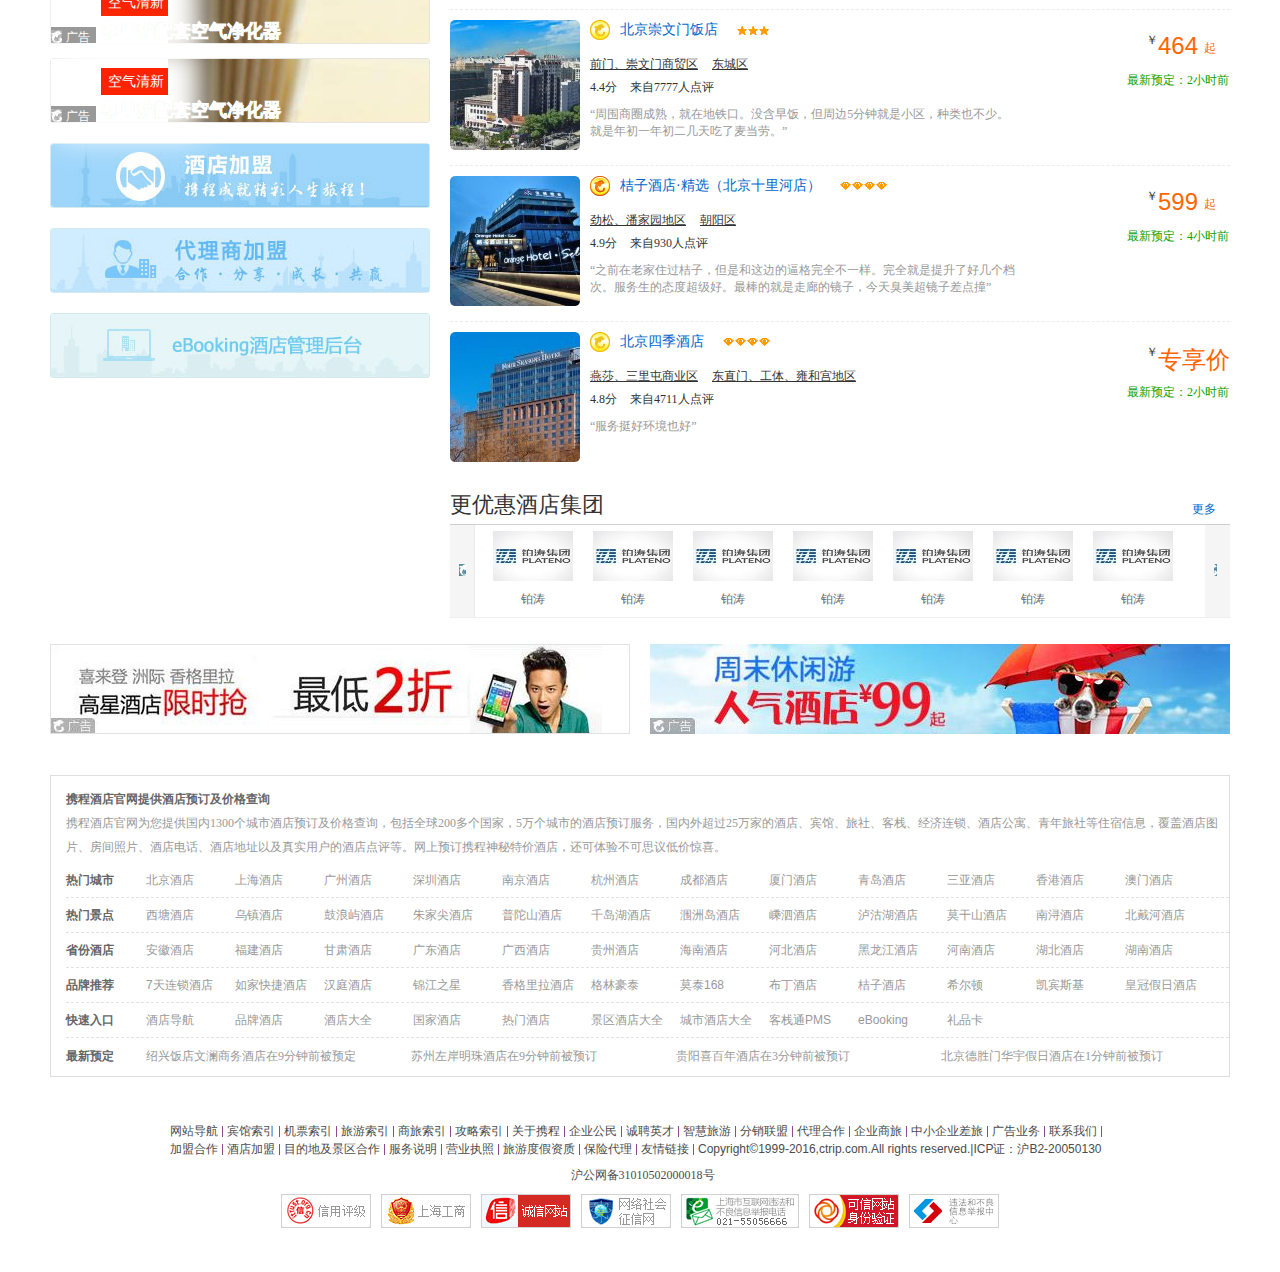
<file: xiecheng-pc/携程网/list.html>
<!DOCTYPE html>
<html lang="en">
<head>
    <meta charset="UTF-8">
    <title>酒店-hotel</title>
    <link rel="stylesheet" href="css/reset.css">
    <link rel="stylesheet" href="css/tool.css">
    <link rel="stylesheet" href="css/global.css">
    <link rel="stylesheet" href="css/list.css">
    <script src="js/html5shiv.js"></script>
    <!-- <script src="js/firebug-lite/build/firebug-lite.js"></script> -->
    <!--[if lt IE 8]>
        <link rel="stylesheet" href="css/ifie.css" />
    <![endif]-->
    <!--[if IE 6]>
        <script src="js/DD_belatedPNG_0.0.8a.js"></script>
        <script>
           DD_belatedPNG.fix('.bg'); 
        </script>
    <![endif]-->
</head>
<body>
    <header class="head">
        <div class="top">
            <h1 class="logo bg fl">
                <a href="index.html" target="_blank" class="fl">携程网</a>
            </h1>
            <div class="language fr">
                <a href="" class="general fl"><i class="earth_ico bg fl"></i><span class="general_info fl">Global Sites</span><i class="under bg fl"></i></a>
                <span class="language_line fl"></span>
                <a href="" class="custom fl">客服中心</a>
                <span class="language_line fl"></span>
                <a href="" class="general fl"><span class="general_info fl">国内：<span class="general_color">400-830-6666</span></span><i class="arrow bg fl"></i></a>
                <a href="" class="phone_ico bg fl"></a>
                <a href="" class="wechat bg fl"></a>
            </div>
        </div>
        <div class="nav">
            <div class="topnav">
                <div class="nav_bar">
                    <nav class="head_nav fl">
                        <a href="index.html" target="_blank" class="nav_info the_nav fl">首页</a>
                        <span class="nav_line fl"></span>
                        <a href="" class="nav_info the_now fl">酒店<i class="under_ico bg"></i><i class="nav_ico bg"></i></a>
                        <span class="nav_line fl"></span>
                        <a href="" class="nav_info fl">旅游<i class="under_ico bg"></i><i class="nav_ico bg"></i></a>
                        <span class="nav_line fl"></span>
                        <a href="link.html" target="_blank" class="nav_info fl">机票<i class="under_ico bg"></i><i class="nav_ico bg"></i></a>
                        <span class="nav_line fl"></span>
                        <a href="" class="nav_info fl">火车<i class="under_ico bg"></i><i class="nav_ico bg"></i></a>
                        <span class="nav_line fl"></span>
                        <a href="" class="nav_info fl">汽车票<i class="under_ico bg"></i><i class="nav_ico bg"></i></a>
                        <span class="nav_line fl"></span>
                        <a href="" class="nav_info fl">用车<i class="under_ico bg"></i><i class="nav_ico bg"></i></a>
                        <span class="nav_line fl"></span>
                        <a href="" class="nav_info fl">门票<i class="under_ico bg"></i><i class="nav_ico bg"></i></a>
                        <span class="nav_line fl"></span>
                        <a href="" class="nav_info fl">团购<i class="under_ico bg"></i><i class="nav_ico bg"></i></a>
                        <span class="nav_line fl"></span>
                        <a href="" class="nav_info fl">攻略<i class="under_ico bg"></i><i class="nav_ico bg"></i></a>
                        <span class="nav_line fl"></span>
                        <a href="" class="nav_info fl">全球购<i class="under_ico bg"></i><i class="nav_ico bg"></i></a>
                        <span class="nav_line fl"></span>
                        <a href="" class="nav_info fl">礼品卡<i class="under_ico bg"></i><i class="nav_ico bg"></i></a>
                        <span class="nav_line fl"></span>
                        <a href="" class="nav_info fl">商旅<i class="under_ico bg"></i><i class="nav_ico bg"></i></a>
                        <span class="nav_line fl"></span>
                        <a href="" class="nav_info the_nav fl">邮轮<i class="under_ico bg"></i></a>
                        <span class="nav_line fl"></span>
                        <a href="" class="nav_info the_nav fl">天海邮轮<i class="under_ico bg"></i></a>
                        <span class="nav_line fl"></span>
                        <a href="" class="nav_info fl">更多<i class="nav_ico bg"></i></a>
                    </nav>
                    <div class="login fr">
                        <div class="land clearfix">
                            <i class="my bg fl"></i>
                            <a href="" class="fl">登陆</a>
                            <span class="mine_line fl"></span>
                            <a href="" class="fl">注册</a>
                        </div>
                        <div class="mine clearfix">
                            <a href="" class="fl">我的携程<i class="mine_more bg fl"></i></a>
                        </div>
                    </div>
                </div>
            </div>
            <div class="subnav">
                <nav class="subnav_list fl">
                    <a href="" class="subnav_info the_now fl">国内酒店</a>
                    <span class="subnav_line fl"></span>
                    <a href="" class="subnav_info fl">海外酒店</a>
                    <span class="subnav_line fl"></span>
                    <a href="" class="subnav_info fl">海外民宿+短租</a>
                    <span class="subnav_line fl"></span>
                    <a href="" class="subnav_info fl">团购</a>
                    <span class="subnav_line fl"></span>
                    <a href="" class="subnav_info fl">特价酒店</a>
                    <span class="subnav_line fl"></span>
                    <a href="" class="subnav_info fl">途家公寓</a>
                    <span class="subnav_line fl"></span>
                    <a href="" class="subnav_info fl">酒店+景点</a>
                    <span class="subnav_line fl"></span>
                    <a href="" class="subnav_info fl">客栈民宿</a>
                    <span class="subnav_line fl"></span>
                    <a href="" class="subnav_info fl">会场+团队房</a>
                </nav>
                <a href="" class="order fr"><i class="plane bg"></i>酒店订单<i class="pro bg"></i></a>
            </div>
        </div>
    </header>
    <!--内容-->
    <section class="content">
        <div class="page_main">
            <div class="main_left fl">
                <div class="search_box">
                    <h3 class="box_head">
                        <i class="bed_ico bg"></i>
                        <span class="box_title">搜索国内酒店</span>
                    </h3>
                    <form action="" class="box_content">
                        <div class="hotel_type">
                            <lable class="type_list">
                                <input type="radio" name="type" value="hotel" checked>酒店
                            </lable>
                            <lable class="type_list">
                                <input type="radio" name="type" value="hotel_spot">酒店+景点
                            </lable>
                            <lable class="type_list">
                                <input type="radio" name="type" value="inn">客栈民宿
                            </lable>
                            <lable class="type_list">
                                <input type="radio" name="type" value="special_hotel">特价酒店
                            </lable>
                        </div>
                        <div class="temini">
                            <span class="temini_head fl mr10">目的地</span>
                            <input type="text" value="中文/拼音" class="text_info fl pl4">
                        </div>
                        <div class="check_in mt13">
                            <span class="check_info fl mr10">入住日期</span>
                            <input type="text" value="2016-11-29" class="check_in_box fl pl4">
                        </div>
                        <div class="check_in mt13">
                            <span class="check_info fl mr10">退房日期</span>
                            <input type="text" value="2016-11-30" class="check_in_box fl pl4">
                        </div>
                        <div class="hotel_level mt13">
                            <span class="level_head fl mr10">酒店级别</span>
                            <select class="level_list fl">
                                <option>不限</option>
                                <option>五星级/豪华</option>
                                <option>四星级/高档</option>
                                <option>三星级/舒适</option>
                                <option>二星级以下/经济</option>
                            </select>
                        </div>
                        <div class="keyword mt13">
                            <span class="key_head fl mr10">关键词</span>
                            <input type="text" value="（选填）酒店名/地标/商圈" class="key_info fl pl4">
                        </div>
                        <a href="" class="search_btn fl">搜索</a>
                    </form>
                </div>
                <div class="promo">
                    <div class="trust">
                        <div class="trust_service">
                            <i class="serv_ico bg fl"></i>
                            <a href="" class="serv_title fl">放心的服务</a>
                            <a href="" class="serv_info fl">领先的服务标准 独创的保障体系</a>
                        </div>
                        <div class="trust_price">
                            <i class="price_ico bg fl mr10"></i>
                            <a href="" class="price_title fl">放心的价格</a>
                            <a href="" class="price_info fl">具竞争力的价格 无任何隐形费用</a>
                        </div>
                    </div>
                    <div class="find">
                        <h4 class="find_title">发现·酒店期刊</h4>
                        <div class="find_list">
                            <a href="" class="find_pic fl"><img src="img/t1.jpg"></a>
                            <span class="pic_title fl">2016携程口碑榜</span>
                            <span class="most_popular fl">华东最受欢迎酒店</span>
                            <span class="update fl">更新：2016.11.24</span>
                        </div>
                        <div class="open_btn">
                            <a href="" class="open">开启发现之旅<i class="open_ico bg fr"></i></a>
                        </div>
                    </div>
                    <div class="integral">
                        <a href="" class="integral_img fl">
                            <img src="img/ad1.jpg">
                            <span class="integral_bg fl">
                                <span class="integral_text"><i class="small_ico bg"></i>广告</span>
                            </span>
                        </a>
                    </div>
                </div>
                <div class="offers">
                    <h3 class="offers_head"><i class="sale_ico bg"></i>促销特惠</h3>
                    <div class="edit">
                        <a href="" class="edit_text fl">
                            <img src="img/edit.jpg">
                            <span class="edit_bg fl">
                                <span class="edit_ad">广告<i class="edit_ico bg"></i></span>
                            </span>
                        </a>
                    </div>
                    <ul class="offer_item">
                        <li class="offer_list mt14">
                            <a href="" class="offer_pic fl">
                                <img src="img/list1.jpg">
                                <span class="pic_bg fl">
                                    <span class="pic_text">广告<i class="small_ico bg"></i></span>
                                </span>
                            </a>
                            <a href="" class="offer_info fl">
                                <span class="air fl">空气清新</span>
                                <span class="mate fl">享单独配套空气净化器</span>
                            </a>
                        </li>
                        <li class="offer_list mt14">
                            <a href="" class="offer_pic fl">
                                <img src="img/list1.jpg">
                                <span class="pic_bg fl">
                                    <span class="pic_text">广告<i class="small_ico bg"></i></span>
                                </span>
                            </a>
                            <a href="" class="offer_info fl">
                                <span class="air fl">空气清新</span>
                                <span class="mate fl">享单独配套空气净化器</span>
                            </a>
                        </li>
                        <li class="offer_list mt14">
                            <a href="" class="offer_pic fl">
                                <img src="img/list1.jpg">
                                <span class="pic_bg fl">
                                    <span class="pic_text">广告<i class="small_ico bg"></i></span>
                                </span>
                            </a>
                            <a href="" class="offer_info fl">
                                <span class="air fl">空气清新</span>
                                <span class="mate fl">享单独配套空气净化器</span>
                            </a>
                        </li>
                        <li class="offer_list mt14">
                            <a href="" class="offer_pic fl">
                                <img src="img/list1.jpg">
                                <span class="pic_bg fl">
                                    <span class="pic_text">广告<i class="small_ico bg"></i></span>
                                </span>
                            </a>
                            <a href="" class="offer_info fl">
                                <span class="air fl">空气清新</span>
                                <span class="mate fl">享单独配套空气净化器</span>
                            </a>
                        </li>
                    </ul>
                    <div class="join">
                        <a href="" class="join_info fl mt20"><img src="img/join1.jpg"></a>
                        <a href="" class="join_info fl mt20"><img src="img/join2.jpg"></a>
                        <a href="" class="join_info fl mt20"><img src="img/join3.jpg"></a>
                    </div>
                </div>
            </div>
            <div class="main_right fr">
                <div class="carousel">
                    <a href="" class="show_pic fl">
                        <img src="img/show_pic1.jpg">
                        <span class="pic_bg fl">
                            <span class="pic_text"><i class="pic_ico bg"></i>广告</span>
                        </span>
                    </a>
                    <nav class="pot mr8">
                        <a href="" class="pot_list fl ml10"></a>
                        <a href="" class="pot_list color fl ml10"></a>
                        <a href="" class="pot_list fl ml10"></a>
                        <a href="" class="pot_list fl ml10"></a>
                        <a href="" class="pot_list fl ml10"></a>
                        <a href="" class="pot_list fl ml10"></a>
                        <a href="" class="pot_list fl ml10"></a>
                        <a href="" class="pot_list fl ml10"></a>
                    </nav>
                </div>
                <div class="landmark">
                    <header class="land_head">
                        <h3 class="land_title fl">城市地标周边酒店</h3>
                        <nav class="land_nav fl">
                            <a href="" class="land_nav_info now fl">北京<i class="land_ico bg"></i></a>
                            <a href="" class="land_nav_info fl">上海<i class="land_ico bg"></i></a>
                            <a href="" class="land_nav_info fl">广州<i class="land_ico bg"></i></a>
                            <a href="" class="land_nav_info fl">成都<i class="land_ico bg"></i></a>
                            <a href="" class="land_nav_info fl">深圳<i class="land_ico bg"></i></a>
                            <a href="" class="land_nav_info fl">杭州<i class="land_ico bg"></i></a>
                            <a href="" class="land_nav_more fl">更多<i class="more_ico bg"></i></a>
                        </nav>
                        <a href="" class="land_all fr">全部地标<i class="all_arrow bg"></i></a>
                    </header>
                    <div class="land_content">
                        <div class="theme">
                            <span class="theme_head fl">主题地标<i class="small_ico bg"></i></span>
                            <nav class="theme_nav fl">
                                <a href="" class="theme_list fl"><i class="right_ico bg"></i>温泉<i class="theme_ico one bg"></i></a>
                                <a href="" class="theme_list fl">滑雪<i class="theme_ico one bg"></i></a>
                                <a href="" class="theme_list fl">游乐园<i class="theme_ico one bg"></i></a>
                                <a href="" class="theme_list fl">景区<i class="theme_ico one bg"></i></a>
                                <a href="" class="theme_list fl">公务员考试<i class="theme_ico two bg"></i></a>
                                <a href="" class="theme_list fl">地铁站<i class="theme_ico three bg"></i></a>
                                <a href="" class="theme_list fl">商业区<i class="theme_ico four bg"></i></a>
                            </nav>
                            <a href="" class="theme_search fl">搜索地标<i class="five bg"></i></a>
                        </div>
                        <div class="select mt20">
                            <a href="" class="select_pic fl">
                                <img src="img/select.jpg">
                            </a>
                            <nav class="select_nav fl">
                                <a href="" class="select_info fl">悦享酒店5折起<i class="left_ico bg"></i></a>
                                <a href="" class="select_info fl">新开业酒店嘉年华<i class="left_ico bg"></i></a>
                                <a href="" class="select_info fl">热门目的地<i class="left_ico bg"></i></a>
                                <a href="" class="select_info now fl">精品酒店<i class="left_ico small_ico bg"></i></a>
                                <a href="" class="select_info none_bor fl">亲子酒店特卖5折起<i class="left_ico bg"></i></a>
                            </nav>
                        </div>
                    </div>
                </div>
                <div class="hot_hotel">
                    <header class="hotel_title">
                        <h3 class="hotel_head fl">热门酒店</h3>
                        <nav class="hotel_nav fl">
                            <a href="" class="nav_info fl mr20"><i class="top_ico now bg"></i>北京</a>
                            <a href="" class="nav_info fl mr20"><i class="top_ico bg"></i>上海</a>
                            <a href="" class="nav_info fl mr20"><i class="top_ico bg"></i>广州</a>
                            <a href="" class="nav_info fl mr20"><i class="top_ico bg"></i>深圳</a>
                            <a href="" class="nav_info fl mr20"><i class="top_ico bg"></i>成都</a>
                            <a href="" class="nav_info fl mr20"><i class="top_ico bg"></i>杭州</a>
                            <a href="" class="nav_info fl mr20"><i class="top_ico bg"></i>长春</a>
                            <a href="" class="nav_info fl mr20"><i class="more_ico bg"></i>更多</a>
                        </nav>
                        <i class="theme_ico fr"></i>
                    </header>
                    <ul class="hotel_list mt20 clearfix">
                        <li class="hotel_list fl">
                            <div class="hotel_pic fl mr10">
                                <a href="" class="show_pic fl">
                                    <img src="img/hotel.jpg">
                                </a>
                            </div>
                            <div class="hotel_detail fl">
                                <div class="hotel_name">
                                    <i class="small_web bg mr10 fl"></i>
                                    <a href="" class="hotel_name_info mr19 fl">桔子水晶酒店(北京酒仙桥店)</a>
                                    <span class="star_level fl">
                                        <i class="star_ico fl bg"></i>
                                        <i class="star_ico fl bg"></i>
                                        <i class="star_ico fl bg"></i>
                                        <i class="star_ico fl bg"></i>
                                    </span>
                                </div>
                                <div class="area mt16">
                                    <a href="" class="fl">望京、酒仙桥、798地区</a>
                                    <a href="" class="fl">朝阳区</a>
                                </div>
                                <div class="score mt11">
                                    <a href="" class="score_info fl">4.8分</a>
                                    <span class="score_line fl"></span>
                                    <a href="" class="score_text fl">来自3631人点评</a>
                                </div>
                                <div class="review mt15">“还不错很干净”</div>
                            </div>
                            <div class="hotel_price fr">
                                <div class="price_info">
                                    <span class="rmb fl">￥</span>
                                    <span class="jiage fl">569</span>
                                    <span class="qi fl">起</span>
                                </div>
                                <div class="destine mt20">最新预定：1小时前</div>
                            </div>
                        </li>
                        <li class="hotel_list fl">
                            <div class="hotel_pic fl mr10">
                                <a href="" class="show_pic fl">
                                    <img src="img/hotel1.jpg">
                                </a>
                            </div>
                            <div class="hotel_detail fl">
                                <div class="hotel_name">
                                    <i class="small_web bg mr10 fl"></i>
                                    <a href="" class="hotel_name_info mr19 fl">桔子水晶酒店(北京建国门店)</a>
                                    <span class="star_level fl">
                                        <i class="star_ico fl bg"></i>
                                        <i class="star_ico fl bg"></i>
                                        <i class="star_ico fl bg"></i>
                                        <i class="star_ico fl bg"></i>
                                    </span>
                                </div>
                                <div class="area mt16">
                                    <a href="" class="fl">北京站、建国门地区</a>
                                    <a href="" class="fl">朝阳区</a>
                                </div>
                                <div class="score mt11">
                                    <a href="" class="score_info fl">4.8分</a>
                                    <span class="score_line fl"></span>
                                    <a href="" class="score_text fl">来自5309人点评</a>
                                </div>
                                <div class="review mt15">“酒店环境好卫生干净早餐也不错橘子精选大床amy服务贴心”</div>
                            </div>
                            <div class="hotel_price fr">
                                <div class="price_info">
                                    <span class="rmb fl">￥</span>
                                    <span class="jiage fl">619</span>
                                    <span class="qi fl">起</span>
                                </div>
                                <div class="destine mt20">最新预定：2小时前</div>
                            </div>
                        </li>
                        <li class="hotel_list fl">
                            <div class="hotel_pic fl mr10">
                                <a href="" class="show_pic fl">
                                    <img src="img/hotel2.jpg">
                                </a>
                            </div>
                            <div class="hotel_detail fl">
                                <div class="hotel_name">
                                    <a href="" class="hotel_name_info mr19 fl">北京格兰云天国际酒店</a>
                                    <span class="star_level fl">
                                        <i class="star_ico fl bg"></i>
                                        <i class="star_ico fl bg"></i>
                                        <i class="star_ico fl bg"></i>
                                        <i class="star_ico fl bg"></i>
                                        <i class="star_ico first fl bg"></i>
                                    </span>
                                </div>
                                <div class="area mt16">
                                    <a href="" class="fl">亦庄地区</a>
                                    <a href="" class="fl">大兴区</a>
                                </div>
                                <div class="score mt11">
                                    <a href="" class="score_info fl">4.6分</a>
                                    <span class="score_line fl"></span>
                                    <a href="" class="score_text fl">来自70人点评</a>
                                </div>
                                <div class="review mt15">“非常喜欢！”</div>
                            </div>
                            <div class="hotel_price fr">
                                <div class="price_info">
                                    <span class="rmb fl">￥</span>
                                    <span class="jiage fl">567</span>
                                    <span class="qi fl">起</span>
                                </div>
                                <div class="destine mt20">最新预定：1小时前</div>
                            </div>
                        </li>
                        <li class="hotel_list fl">
                            <div class="hotel_pic fl mr10">
                                <a href="" class="show_pic fl">
                                    <img src="img/hotel3.jpg">
                                </a>
                            </div>
                            <div class="hotel_detail fl">
                                <div class="hotel_name">
                                    <i class="small_web one bg mr10 fl"></i>
                                    <a href="" class="hotel_name_info mr19 fl">北京喜来登长城饭店</a>
                                    <span class="star_level fl">
                                        <i class="star_ico1 fl bg"></i>
                                        <i class="star_ico1 fl bg"></i>
                                        <i class="star_ico1 fl bg"></i>
                                        <i class="star_ico1 fl bg"></i>
                                        <i class="star_ico1 fl bg"></i>
                                    </span>
                                </div>
                                <div class="area mt16">
                                    <a href="" class="fl">燕莎、三里屯商业区</a>
                                    <a href="" class="fl">东直门、工体、雍和宫地区</a>
                                </div>
                                <div class="score mt11">
                                    <a href="" class="score_info fl">4.1分</a>
                                    <span class="score_line fl"></span>
                                    <a href="" class="score_text fl">来自6120人点评</a>
                                </div>
                                <div class="review mt15">“卫生条件好、交通便利”</div>
                            </div>
                            <div class="hotel_price fr">
                                <div class="price_info">
                                    <span class="rmb fl">￥</span>
                                    <span class="jiage fl">556</span>
                                    <span class="qi fl">起</span>
                                </div>
                                <div class="destine mt20">最新预定：2小时前</div>
                            </div>
                        </li>
                        <li class="hotel_list fl">
                            <div class="hotel_pic fl mr10">
                                <a href="" class="show_pic fl">
                                    <img src="img/hotel4.jpg">
                                </a>
                            </div>
                            <div class="hotel_detail fl">
                                <div class="hotel_name">
                                    <i class="small_web two bg mr10 fl"></i>
                                    <a href="" class="hotel_name_info mr19 fl">北京新桥诺富特饭店</a>
                                    <span class="star_level fl">
                                        <i class="star_ico1 fl bg"></i>
                                        <i class="star_ico1 fl bg"></i>
                                        <i class="star_ico1 fl bg"></i>
                                        <i class="star_ico1 fl bg"></i>
                                    </span>
                                </div>
                                <div class="area mt16">
                                    <a href="" class="fl">天安门、王府井地区</a>
                                    <a href="" class="fl">东城区</a>
                                </div>
                                <div class="score mt11">
                                    <a href="" class="score_info fl">4.4分</a>
                                    <span class="score_line fl"></span>
                                    <a href="" class="score_text fl">来自13771人点评</a>
                                </div>
                                <div class="review mt15">“非常不错”</div>
                            </div>
                            <div class="hotel_price fr">
                                <div class="price_info">
                                    <span class="rmb fl">￥</span>
                                    <span class="jiage fl">452</span>
                                    <span class="qi fl">起</span>
                                </div>
                                <div class="destine mt20">最新预定：2小时前</div>
                            </div>
                        </li>
                        <li class="hotel_list fl">
                            <div class="hotel_pic fl mr10">
                                <a href="" class="show_pic fl">
                                    <img src="img/hotel5.jpg">
                                </a>
                            </div>
                            <div class="hotel_detail fl">
                                <div class="hotel_name">
                                    <i class="small_web one bg mr10 fl"></i>
                                    <a href="" class="hotel_name_info mr19 fl">北京崇文门饭店</a>
                                    <span class="star_level fl">
                                        <i class="star_ico1 fl bg"></i>
                                        <i class="star_ico1 fl bg"></i>
                                        <i class="star_ico1 fl bg"></i>
                                    </span>
                                </div>
                                <div class="area mt16">
                                    <a href="" class="fl">前门、崇文门商贸区</a>
                                    <a href="" class="fl">东城区</a>
                                </div>
                                <div class="score mt11">
                                    <a href="" class="score_info fl">4.4分</a>
                                    <span class="score_line fl"></span>
                                    <a href="" class="score_text fl">来自7777人点评</a>
                                </div>
                                <div class="review mt15">“周围商圈成熟，就在地铁口。没含早饭，但周边5分钟就是小区，种类也不少。就是年初一年初二几天吃了麦当劳。”</div>
                            </div>
                            <div class="hotel_price fr">
                                <div class="price_info">
                                    <span class="rmb fl">￥</span>
                                    <span class="jiage fl">464</span>
                                    <span class="qi fl">起</span>
                                </div>
                                <div class="destine mt20">最新预定：2小时前</div>
                            </div>
                        </li>
                        <li class="hotel_list fl">
                            <div class="hotel_pic fl mr10">
                                <a href="" class="show_pic fl">
                                    <img src="img/hotel6.jpg">
                                </a>
                            </div>
                            <div class="hotel_detail fl">
                                <div class="hotel_name">
                                    <i class="small_web bg mr10 fl"></i>
                                    <a href="" class="hotel_name_info mr19 fl">桔子酒店·精选（北京十里河店）</a>
                                    <span class="star_level fl">
                                        <i class="star_ico fl bg"></i>
                                        <i class="star_ico fl bg"></i>
                                        <i class="star_ico fl bg"></i>
                                        <i class="star_ico fl bg"></i>
                                    </span>
                                </div>
                                <div class="area mt16">
                                    <a href="" class="fl">劲松、潘家园地区</a>
                                    <a href="" class="fl">朝阳区</a>
                                </div>
                                <div class="score mt11">
                                    <a href="" class="score_info fl">4.9分</a>
                                    <span class="score_line fl"></span>
                                    <a href="" class="score_text fl">来自930人点评</a>
                                </div>
                                <div class="review mt15">“之前在老家住过桔子，但是和这边的逼格完全不一样。完全就是提升了好几个档次。服务生的态度超级好。最棒的就是走廊的镜子，今天臭美超镜子差点撞”</div>
                            </div>
                            <div class="hotel_price fr">
                                <div class="price_info">
                                    <span class="rmb fl">￥</span>
                                    <span class="jiage fl">599</span>
                                    <span class="qi fl">起</span>
                                </div>
                                <div class="destine mt20">最新预定：4小时前</div>
                            </div>
                        </li>
                        <li class="hotel_list fl none_bor">
                            <div class="hotel_pic fl mr10">
                                <a href="" class="show_pic fl">
                                    <img src="img/hotel7.jpg">
                                </a>
                            </div>
                            <div class="hotel_detail fl">
                                <div class="hotel_name">
                                    <i class="small_web one bg mr10 fl"></i>
                                    <a href="" class="hotel_name_info mr19 fl">北京四季酒店</a>
                                    <span class="star_level fl">
                                        <i class="star_ico fl bg"></i>
                                        <i class="star_ico fl bg"></i>
                                        <i class="star_ico fl bg"></i>
                                        <i class="star_ico fl bg"></i>
                                    </span>
                                </div>
                                <div class="area mt16">
                                    <a href="" class="fl">燕莎、三里屯商业区</a>
                                    <a href="" class="fl">东直门、工体、雍和宫地区</a>
                                </div>
                                <div class="score mt11">
                                    <a href="" class="score_info fl">4.8分</a>
                                    <span class="score_line fl"></span>
                                    <a href="" class="score_text fl">来自4711人点评</a>
                                </div>
                                <div class="review mt15">“服务挺好环境也好”</div>
                            </div>
                            <div class="hotel_price fr">
                                <div class="price_info">
                                    <span class="rmb fl">￥</span>
                                    <span class="jiage fl">专享价</span>
                                </div>
                                <div class="destine mt20">最新预定：2小时前</div>
                            </div>
                        </li>
                    </ul>
                </div>
                <div class="more_sale">
                    <header class="more_title">
                        <h3 class="more_head fl">更优惠酒店集团</h3>
                        <a href="" class="head_more fr">更多<i class="all_arrow bg"></i></a>
                    </header>
                    <div class="group">
                        <a href="" class="left_ico fl"><i class="left bg"></i></a>
                        <ul class="group_list fl">
                            <li class="group_pic fl mr20">
                                <a href="" class="group_info fl">
                                    <img src="img/bt1.jpg">
                                    铂涛
                                </a>
                            </li>
                            <li class="group_pic fl mr20">
                                <a href="" class="group_info fl">
                                    <img src="img/bt1.jpg">
                                    铂涛
                                </a>
                            </li>
                            <li class="group_pic fl mr20">
                                <a href="" class="group_info fl">
                                    <img src="img/bt1.jpg">
                                    铂涛
                                </a>
                            </li>
                            <li class="group_pic fl mr20">
                                <a href="" class="group_info fl">
                                    <img src="img/bt1.jpg">
                                    铂涛
                                </a>
                            </li>
                            <li class="group_pic fl mr20">
                                <a href="" class="group_info fl">
                                    <img src="img/bt1.jpg">
                                    铂涛
                                </a>
                            </li>
                            <li class="group_pic fl mr20">
                                <a href="" class="group_info fl">
                                    <img src="img/bt1.jpg">
                                    铂涛
                                </a>
                            </li>
                            <li class="group_pic fl mr20">
                                <a href="" class="group_info fl">
                                    <img src="img/bt1.jpg">
                                    铂涛
                                </a>
                            </li>
                        </ul>
                        <a href="" class="right_ico fr"><i class="right bg"></i></a>
                    </div>
                </div>
            </div>
        </div>
        <div class="entry">
            <div class="weekend">
                <a href="" class="fl"><img src="img/chao.jpg"></a>
                <a href="" class="fr"><img src="img/chao1.jpg"></a>
            </div>
            <div class="web_link">
                <h4 class="link_head mt11">携程酒店官网提供酒店预订及价格查询</h4>
                <p class="link_info">
                    携程酒店官网为您提供国内1300个城市酒店预订及价格查询，包括全球200多个国家，5万个城市的酒店预订服务，国内外超过25万家的酒店、宾馆、旅社、客栈、经济连锁、酒店公寓、青年旅社等住宿信息，覆盖酒店图片、房间照片、酒店电话、酒店地址以及真实用户的酒店点评等。网上预订携程神秘特价酒店，还可体验不可思议低价惊喜。
                </p>
                <dl class="hot_city mt4">
                    <dt class="hot_head fl">热门城市</dt>
                    <dd class="city_list fl"><a href="" class="fl">北京酒店</a></dd>
                    <dd class="city_list fl"><a href="" class="fl">上海酒店</a></dd>
                    <dd class="city_list fl"><a href="" class="fl">广州酒店</a></dd>
                    <dd class="city_list fl"><a href="" class="fl">深圳酒店</a></dd>
                    <dd class="city_list fl"><a href="" class="fl">南京酒店</a></dd>
                    <dd class="city_list fl"><a href="" class="fl">杭州酒店</a></dd>
                    <dd class="city_list fl"><a href="" class="fl">成都酒店</a></dd>
                    <dd class="city_list fl"><a href="" class="fl">厦门酒店</a></dd>
                    <dd class="city_list fl"><a href="" class="fl">青岛酒店</a></dd>
                    <dd class="city_list fl"><a href="" class="fl">三亚酒店</a></dd>
                    <dd class="city_list fl"><a href="" class="fl">香港酒店</a></dd>
                    <dd class="city_list fl"><a href="" class="fl">澳门酒店</a></dd>
                </dl>
                <dl class="hot_city">
                    <dt class="hot_head fl">热门景点</dt>
                    <dd class="city_list fl"><a href="" class="fl">西塘酒店</a></dd>
                    <dd class="city_list fl"><a href="" class="fl">乌镇酒店</a></dd>
                    <dd class="city_list fl"><a href="" class="fl">鼓浪屿酒店</a></dd>
                    <dd class="city_list fl"><a href="" class="fl">朱家尖酒店</a></dd>
                    <dd class="city_list fl"><a href="" class="fl">普陀山酒店</a></dd>
                    <dd class="city_list fl"><a href="" class="fl">千岛湖酒店</a></dd>
                    <dd class="city_list fl"><a href="" class="fl">涠洲岛酒店</a></dd>
                    <dd class="city_list fl"><a href="" class="fl">嵊泗酒店</a></dd>
                    <dd class="city_list fl"><a href="" class="fl">泸沽湖酒店</a></dd>
                    <dd class="city_list fl"><a href="" class="fl">莫干山酒店</a></dd>
                    <dd class="city_list fl"><a href="" class="fl">南浔酒店</a></dd>
                    <dd class="city_list fl"><a href="" class="fl">北戴河酒店</a></dd>
                </dl>
                <dl class="hot_city">
                    <dt class="hot_head fl">省份酒店</dt>
                    <dd class="city_list fl"><a href="" class="fl">安徽酒店</a></dd>
                    <dd class="city_list fl"><a href="" class="fl">福建酒店</a></dd>
                    <dd class="city_list fl"><a href="" class="fl">甘肃酒店</a></dd>
                    <dd class="city_list fl"><a href="" class="fl">广东酒店</a></dd>
                    <dd class="city_list fl"><a href="" class="fl">广西酒店</a></dd>
                    <dd class="city_list fl"><a href="" class="fl">贵州酒店</a></dd>
                    <dd class="city_list fl"><a href="" class="fl">海南酒店</a></dd>
                    <dd class="city_list fl"><a href="" class="fl">河北酒店</a></dd>
                    <dd class="city_list fl"><a href="" class="fl">黑龙江酒店</a></dd>
                    <dd class="city_list fl"><a href="" class="fl">河南酒店</a></dd>
                    <dd class="city_list fl"><a href="" class="fl">湖北酒店</a></dd>
                    <dd class="city_list fl"><a href="" class="fl">湖南酒店</a></dd>
                </dl>
                <dl class="hot_city">
                    <dt class="hot_head fl">品牌推荐</dt>
                    <dd class="city_list fl"><a href="" class="fl">7天连锁酒店</a></dd>
                    <dd class="city_list fl"><a href="" class="fl">如家快捷酒店</a></dd>
                    <dd class="city_list fl"><a href="" class="fl">汉庭酒店</a></dd>
                    <dd class="city_list fl"><a href="" class="fl">锦江之星</a></dd>
                    <dd class="city_list fl"><a href="" class="fl">香格里拉酒店</a></dd>
                    <dd class="city_list fl"><a href="" class="fl">格林豪泰</a></dd>
                    <dd class="city_list fl"><a href="" class="fl">莫泰168</a></dd>
                    <dd class="city_list fl"><a href="" class="fl">布丁酒店</a></dd>
                    <dd class="city_list fl"><a href="" class="fl">桔子酒店</a></dd>
                    <dd class="city_list fl"><a href="" class="fl">希尔顿</a></dd>
                    <dd class="city_list fl"><a href="" class="fl">凯宾斯基</a></dd>
                    <dd class="city_list fl"><a href="" class="fl">皇冠假日酒店</a></dd>
                </dl>
                <dl class="hot_city">
                    <dt class="hot_head fl">快速入口</dt>
                    <dd class="city_list fl"><a href="" class="fl">酒店导航</a></dd>
                    <dd class="city_list fl"><a href="" class="fl">品牌酒店</a></dd>
                    <dd class="city_list fl"><a href="" class="fl">酒店大全</a></dd>
                    <dd class="city_list fl"><a href="" class="fl">国家酒店</a></dd>
                    <dd class="city_list fl"><a href="" class="fl">热门酒店</a></dd>
                    <dd class="city_list fl"><a href="" class="fl">景区酒店大全</a></dd>
                    <dd class="city_list fl"><a href="" class="fl">城市酒店大全</a></dd>
                    <dd class="city_list fl"><a href="" class="fl">客栈通PMS</a></dd>
                    <dd class="city_list fl"><a href="" class="fl">eBooking</a></dd>
                    <dd class="city_list fl"><a href="" class="fl">礼品卡</a></dd>
                </dl>
                <dl class="book">
                    <dt class="book_head fl">最新预定</dt>
                    <dd class="book_list fl"><a href="" class="book_info fl">绍兴饭店文澜商务酒店在9分钟前被预定</a></dd>
                    <dd class="book_list fl"><a href="" class="book_info fl">苏州左岸明珠酒店在9分钟前被预订</a></dd>
                    <dd class="book_list fl"><a href="" class="book_info fl">贵阳喜百年酒店在3分钟前被预订</a></dd>
                    <dd class="book_list fl"><a href="" class="book_info fl">北京德胜门华宇假日酒店在1分钟前被预订</a></dd>
                </dl>
            </div>
        </div>
    </section>
    <!--页脚-->
    <footer class="foot">
        <div class="friend_link clearfix">
            <a href="" class="link_name fl">网站导航</a>
            <span class="foot_line fl"></span>
            <a href="" class="link_name fl">宾馆索引</a>
            <span class="foot_line fl"></span>
            <a href="" class="link_name fl">机票索引</a>
            <span class="foot_line fl"></span>
            <a href="" class="link_name fl">旅游索引</a>
            <span class="foot_line fl"></span>
            <a href="" class="link_name fl">商旅索引</a>
            <span class="foot_line fl"></span>
            <a href="" class="link_name fl">攻略索引</a>
            <span class="foot_line fl"></span>
            <a href="" class="link_name fl">关于携程</a>
            <span class="foot_line fl"></span>
            <a href="" class="link_name fl">企业公民</a>
            <span class="foot_line fl"></span>
            <a href="" class="link_name fl">诚聘英才</a>
            <span class="foot_line fl"></span>
            <a href="" class="link_name fl">智慧旅游</a>
            <span class="foot_line fl"></span>
            <a href="" class="link_name fl">分销联盟</a>
            <span class="foot_line fl"></span>
            <a href="" class="link_name fl">代理合作</a>
            <span class="foot_line fl"></span>
            <a href="" class="link_name fl">企业商旅</a>
            <span class="foot_line fl"></span>
            <a href="" class="link_name fl">中小企业差旅</a>
            <span class="foot_line fl"></span>
            <a href="" class="link_name fl">广告业务</a>
            <span class="foot_line fl"></span>
            <a href="" class="link_name fl">联系我们</a>
            <span class="foot_line fl"></span>
            <a href="" class="link_name fl">加盟合作</a>
            <span class="foot_line fl"></span>
            <a href="" class="link_name fl">酒店加盟</a>
            <span class="foot_line fl"></span>
            <a href="" class="link_name fl">目的地及景区合作</a>
            <span class="foot_line fl"></span>
            <a href="" class="link_name fl">服务说明</a>
            <span class="foot_line fl"></span>
            <a href="" class="link_name fl">营业执照</a>
            <span class="foot_line fl"></span>
            <a href="" class="link_name fl">旅游度假资质</a>
            <span class="foot_line fl"></span>
            <a href="" class="link_name fl">保险代理</a>
            <span class="foot_line fl"></span>
            <a href="" class="link_name fl">友情链接</a>
            <span class="foot_line fl"></span>
            <span class="copy fl">Copyright©1999-2016,ctrip.com.All rights reserved.|ICP证：沪B2-20050130</span>
        </div>
        <div class="net">
            <span class="net_info"><i class="police_ico bg"></i>沪公网备31010502000018号</span>
        </div>
        <div class="web_info clearfix">
            <a href="" class="credit bg"></a>
            <a href="" class="credit second bg"></a>
            <a href="" class="credit third bg"></a>
            <a href="" class="credit fourth bg"></a>
            <a href="" class="credit fifth bg"></a>
            <a href="" class="credit sixth bg"></a>
            <a href="" class="credit seventh bg"></a>
        </div>
    </footer>
</file>
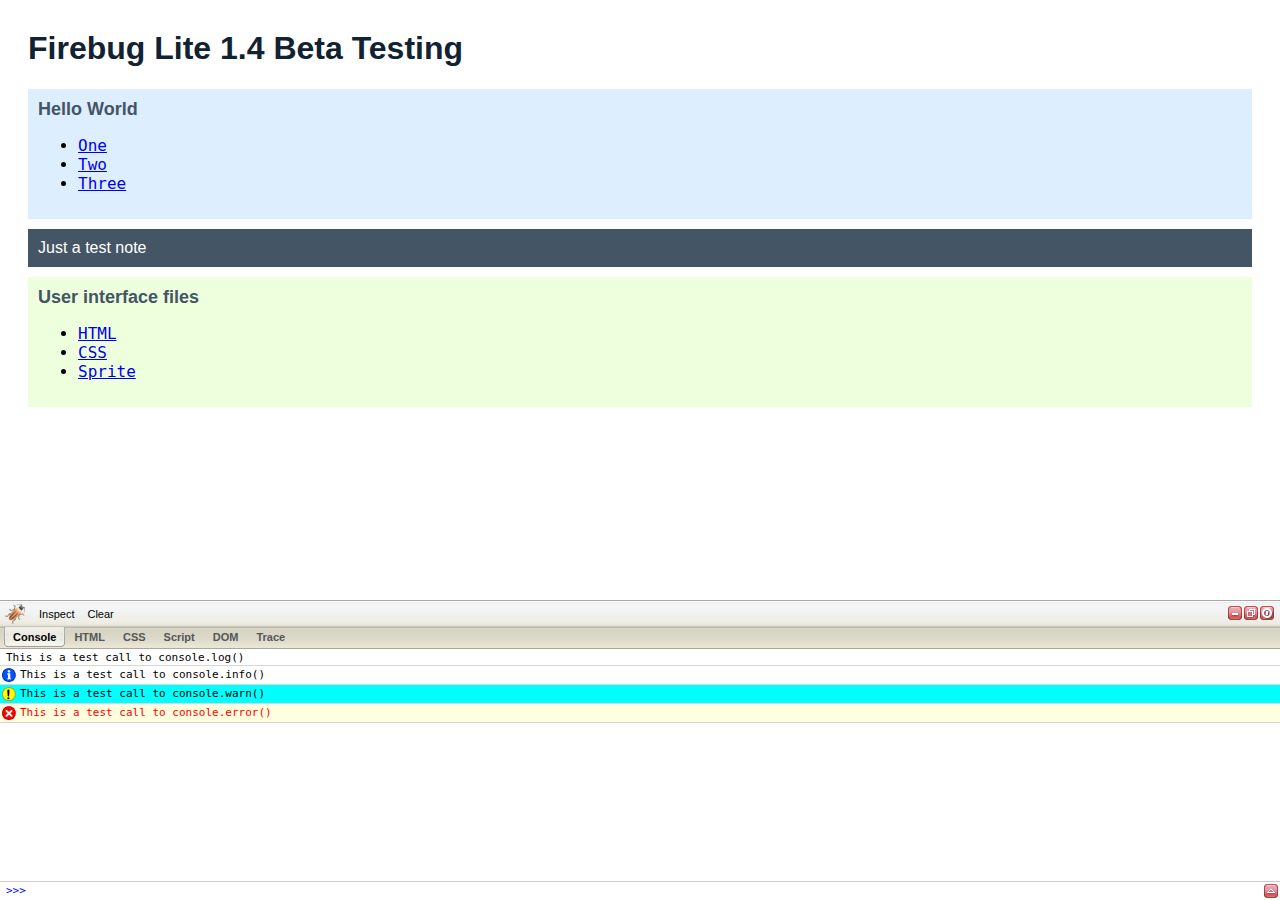
<file: xiecheng-pc/携程网/js/firebug-lite/sandbox/beta.html>
<!DOCTYPE html PUBLIC "-//W3C//DTD HTML 4.01 Transitional//EN">
<html debug="true">
<head>
<meta http-equiv="Content-Type" content="text/html; charset=UTF-8">
<title>Firebug Lite 1.4 Beta Testing</title>
<script type="text/javascript" src="../build/firebug-lite-beta.js#debug"></script>
<script type="text/javascript">
(function(){
var console = window.firebug || window.console;

console.log("This is a test call to console.log()");
console.info("This is a test call to console.info()");
console.warn("This is a test call to console.warn()");
console.error("This is a test call to console.error()");
})();
</script>
<style type="text/css">
body {
  font-size: 16px;
  font-family: Lucida Grande, sans-serif;
}
h1 {
  color: #123;
  font-weight: bold;
}
h2 {
  color: #456;
  font-weight: bold;
  font-size: 18px;
  margin-top: 0;
}
#main {
  padding: 1px 20px 10px 20px;
}
li { 
  font-family: Monaco, monospace;
}
#build {
  padding: 10px;
  margin-bottom: 10px;
  background: #def;
}
.block a:hover {
  color: #5a0;
}
.note {
  padding: 10px;
  margin-bottom: 10px;
  background: #456;
  color: #fff;
  font-family: Lucida Grande, sans-serif;
}
.note a, .note a:visited {
  color: #fff;
}
.note a:hover {
  color: #ff0;
}
#ui {
  padding: 10px;
  margin-bottom: 10px;
  background: #efd;
}
</style>
</head>
<body>
  <div id="main">
    <h1>Firebug Lite 1.4 Beta Testing</h1>
    <div id="build" class="block">
      <h2>Hello World</h2>
      <ul>
        <li><a href="#">One</a></li>
        <li><a href="#">Two</a></li>
        <li><a href="#">Three</a></li>
      </ul>
    </div>
    <div class="note">
      Just a test note
    </div>
    <div id="ui" class="block">
      <h2>User interface files</h2>
      <ul>
        <li><a href="../skin/xp/firebug.html">HTML</a></li>
        <li><a href="../skin/xp/firebug.css">CSS</a></li>
        <li><a href="../skin/xp/sprite.png">Sprite</a></li>
      </ul>
    </div>
  </div>

</body>
</html>
</file>
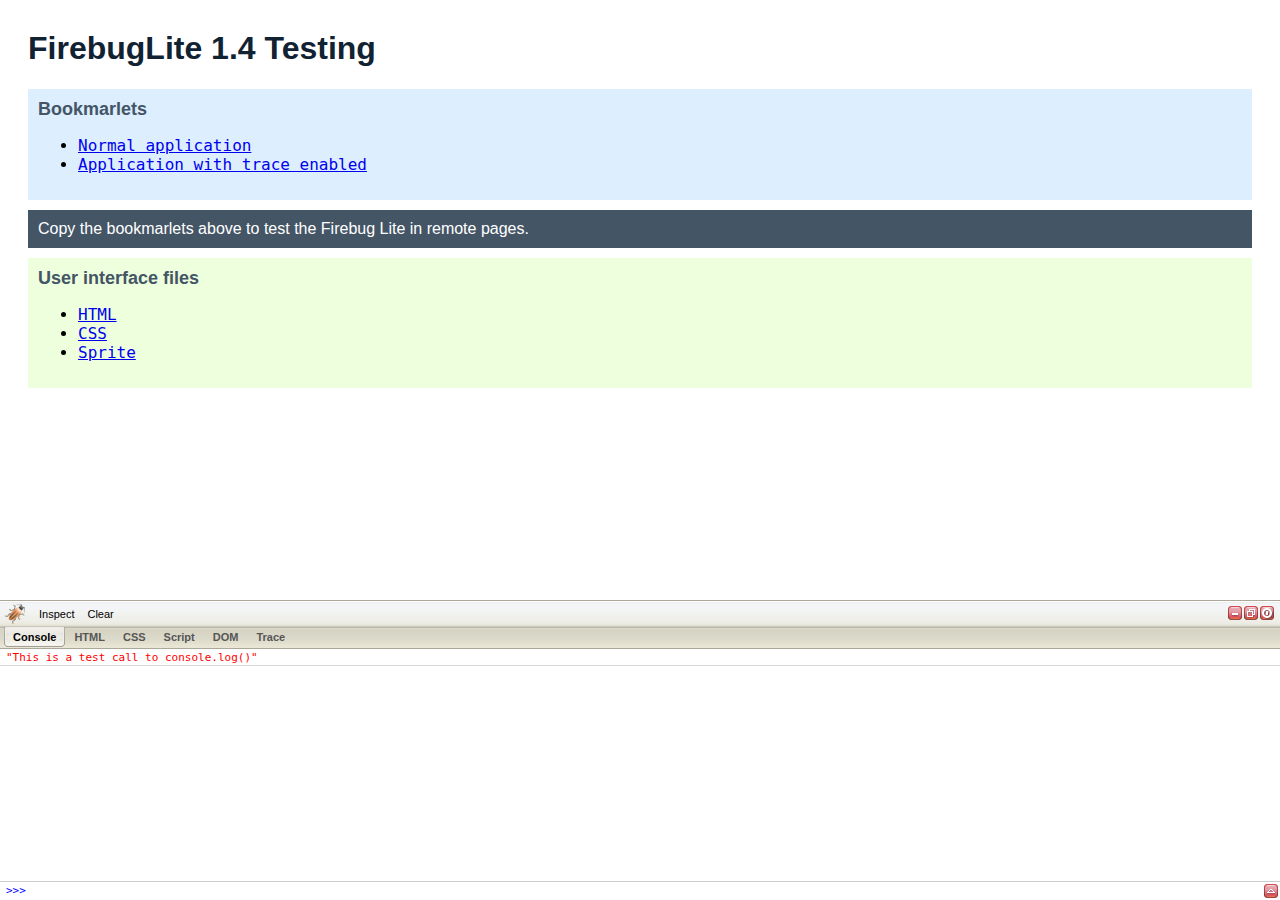
<file: xiecheng-pc/携程网/js/firebug-lite/sandbox/dom.html>
<!DOCTYPE html PUBLIC "-//W3C//DTD HTML 4.01 Transitional//EN">
<html debug="true">
<head>
<meta http-equiv="Content-Type" content="text/html; charset=UTF-8">
<title>FirebugLite 1.4 Testing</title>
<script type="text/javascript" src="../build/firebug-lite.js"></script>
<script type="text/javascript">
(function(){
var console = Firebug.Console;

console.log("This is a test call to console.log()");
console.info("This is a test call to console.info()");
console.warn("This is a test call to console.warn()");
console.error("This is a test call to console.error()");

})();
</script>
<style type="text/css">
body {
  font-size: 16px;
  font-family: Lucida Grande, sans-serif;
}
h1 {
  color: #123;
  font-weight: bold;
}
h2 {
  color: #456;
  font-weight: bold;
  font-size: 18px;
  margin-top: 0;
}
#main {
  padding: 1px 20px 10px 20px;
}
li { 
  font-family: Monaco, monospace;
}
#build {
  padding: 10px;
  margin-bottom: 10px;
  background: #def;
}
.block a:hover {
  color: #5a0;
}
.note {
  padding: 10px;
  margin-bottom: 10px;
  background: #456;
  color: #fff;
  font-family: Lucida Grande, sans-serif;
}
.note a, .note a:visited {
  color: #fff;
}
.note a:hover {
  color: #ff0;
}
#ui {
  padding: 10px;
  margin-bottom: 10px;
  background: #efd;
}
</style>
</head>
<body>
  <div id="main">
    <h1>FirebugLite 1.4 Testing</h1>
    <div id="build" class="block">
      <h2>Bookmarlets</h2>
      <ul>
        <li><a href="javascript:(function(F,B,L){L=F.createElement('script');L.id='FirebugLite';L.src=B;F.getElementsByTagName('head')[0].appendChild(L);})(document,'http://fbug.googlecode.com/svn/lite/branches/firebug1.3/build/firebug.min.js#remote');">Normal application</a></li>
        <li><a href="javascript:(function(F,B,L){L=F.createElement('script');L.id='FirebugLite';L.src=B;F.getElementsByTagName('head')[0].appendChild(L);})(document,'http://fbug.googlecode.com/svn/lite/branches/firebug1.3/build/firebug.min.js#remote,trace');">Application with trace enabled</a></li>
      </ul>
    </div>
    <div class="note">
      Copy the bookmarlets above to test the Firebug Lite in remote pages.
    </div>
    <div id="ui" class="block">
      <h2>User interface files</h2>
      <ul>
        <li><a href="../skin/xp/firebug.html">HTML</a></li>
        <li><a href="../skin/xp/firebug.css">CSS</a></li>
        <li><a href="../skin/xp/sprite.png">Sprite</a></li>
      </ul>
    </div>
  </div>

</body>
</html>
</file>
<file: microsoft/微软官网/css/index.css>
body{
    min-width:450px;
    }
/*头部*/
.head{
    width:100%;
    height:48px;
    border-bottom: 1px solid #e5e5e5;
    overflow:hidden;
    /*box-sizing:border-box;*/
}
.head .top_bar{
    width:83.333%;
    height:100%;
    margin:0 auto;
}
.top_bar .top_title{
    height:48px;
}
.top_title .logo{
    width:108px;
    height:23px;
    background:url(../img/logo.png) no-repeat;
    margin:13px 19px 12px 0;
}
.top_title .top_nav{
    height:100%;
}
.top_nav .top_info{
    font:14px/48px "宋体";
    color:#2f2f2f;
    padding:0 30px 0 23px;
    background:url(../img/top_nav.png) no-repeat 59px 23px;
}
.top_nav .one{
    background-image:none;
    padding:0 17px;
}
.top_nav a:hover{
    background-color:#e6e6e6;
}
.logo .logo_name{
    width:108px;
    height:0;
    padding-top:23px;
    overflow: hidden;
}
.top_bar .land{
    height:100%;
}
.land .search{
    position: relative;
}
.search input{
    width:230px;
    height:34px;
    padding:0 30px 0 11px;
    border:1px solid #a9a9a9;
    font:14px/34px arial,"宋体";
    color:#2f2f2f;
    margin:7px 0 5px;
}
.search .search_ico{
    width:19px;
    height:17px;
    background:url(../img/search.png) no-repeat;
    position: absolute;
    right:7px;
    top:16px;
}
.land .shopping{
    width:19px;
    height:15px;
    background:url(../img/shop_car.png) no-repeat 10px 18px;
    padding:18px 10px 15px;
    margin-left:15px;
}
.land .the_line{
    display:none;
    width:22px;
    height:12px;
    background:url(../img/line.png) no-repeat 10px 20px;
    padding:20px 10px 16px;
}
.land .land_info{
    font:12px/48px "微软雅黑";
    color:#505050;
    padding:0 12px;
}
.land a:hover{
    background-color:#e6e6e6;
}
/*内容*/
.content{
    width:83.333%;
    margin:0 auto;
    overflow:hidden;
    /*box-sizing:border-box;*/
}
.content .office{
    width:100%;
    margin-bottom:70px;
    background-color: #f2f2f2;
    overflow:hidden;
    position:relative;
}
.office .office_list{
    width:200%;
    transform:translate(0);
    animation:move 15s 5s infinite;
}
@keyframes move{
    0%{
        transform:translate(0);
    }
    50%{
        transform:translate(-50%);
    }
    100%{
        transform:translate(-50%);
    }
}
.office_list .office_item{
    width:50%;
    position:relative;
}
.office .office_list:hover{
    animation-play-state:paused;
}
.office .last{
    display:none;
    width:10px;
    height:15px;
    background:url(../img/last.png) no-repeat 6px 17px;
    padding:17px 8px 16px 6px;
    background-color:#000000;
    position:absolute;
    left:0;
    top:50%;
    margin-top:-8px;
}
.office .next{
    display:none;
    width:10px;
    height:17px;
    background:url(../img/next.png) no-repeat 8px 17px;
    padding:17px 6px 16px 8px;
    background-color:#000;
    position:absolute;
    right:0;
    top:50%;
    margin-top:-8px;
}
.office:hover .last{
    display:block;
}
.office:hover .next{
    display:block;
}
.office .dot{
    width:100%;
    height:6px;
    font-size:0;
    text-align:center;
    position:absolute;
    left:0;
    bottom:26px;
}
.dot a{
    display:inline-block;
    width:4px;
    height:4px;
    border:1px solid #4d4d4d;
    border-radius:6px;
    margin-right:6px;
}
.dot .one{
    background-color:#000;
}
.dot a:hover{
    background-color:#000;
}
.office .office_pic{
    width:100%;
}
.office_pic img{
    width:100%;
}
.office .office_info{
    position:absolute;
    left:80px;
    top:30%;
}
.office_info .office_head{
    font:30px/68px "宋体";
    color:#000;
}
.buy .buy_title{
    font:18px/24px "宋体";
    color:#000;
    width:100%;
}
.buy .buy_info{
    font:12px/39px "宋体";
    color:#fff;
    padding:0 43px 0 28px;
    background:url(../img/buy.png) no-repeat 86px 14px;
    background-color:#000;
    border-top:1px solid #737373;
    border-bottom:1px solid #737373;
    margin:32px 10px 0 0;
}
.office .suspend{
    position:absolute;
    left:8%;
    bottom:1.8%;
}
.suspend .suspend_ico{
    width:11px;
    height:10px;
    padding:4px 19px 4px 18px;
    border:1px solid #8c8c8c;
    background:url(../img/play1.png) no-repeat 18px 4px;
    background-color:#333333;
    margin-right:4px;
}
.suspend .play_ico{
    width:11px;
    height:10px;
    padding:4px 19px 4px 18px;
    border:1px solid #333333;
    background:url(../img/play2.png) no-repeat 18px 4px ;
    background-color:#fff;
}
.xbox .xbox_item{
    width:25%;
    padding:0 10px;
    box-sizing: border-box;
    margin-bottom:55px;
}
.xbox_item .xbox_pic{
    width:100%;
}
.xbox_pic img{
    width:100%;
    height:100%;
}
.xbox .xbox_info{
    width:100%;
}
.xbox_info .xbox_title{
    width:100%;
    font:22px arial,"宋体";
    color:#000;
    margin-top:16px;
}
.xbox_info .xbox_text{
    font:14px/32px "宋体";
    color:#000;
    width:100%;
    white-space:nowrap;
    overflow:hidden;
    text-overflow:ellipsis;
}
.content .mall{
    width:100%;
    position:relative;
    background-color:#333333;
}
.mall .mall_pic{
    width:100%;
}
.mall_pic img{
    width:100%;
}
.mall .mall_info{
    width:28.75%;
    position:absolute;
    left:80px;
    top:200px;
}
.mall_info .mall_title{
    font:30px/68px "宋体";
    color:#ffffff;
}
.mall_item .mall_text{
    font:18px/24px "宋体";
    color:#fff;
}
.mall_item .mall_btn{
    font:12px/39px "宋体";
    color:#000;
    padding:0 43px 0 27px;
    border-top:1px solid #958e8a;
    border-bottom:1px solid #958e8a;
    background:url(../img/mall.png) no-repeat 86px 14px;
    background-color:#fff;
    margin-top:32px;
}
.content .work{
    width:100%;
}
.work .work_title{
    font:34px/148px "宋体";
    color:#000;
    text-align:center;
    width:100%;
}
.content .play{
    width:100%;
    height:600px;
    background-color: #9dd060;
}
.content .back{
    width:90px;
    height:42px;
    border:1px solid #99cefb;
    border-bottom:none;
    background-color:#fff;
    position:fixed;
    right:0;
    top:50%;
    margin-top:-45px;
    transform:rotate(-90deg);
    transform-origin:right bottom;
    text-align:center;
}
.back a{
    font:18px/32px "微软雅黑";
    color:#000;
    margin-bottom:10px;
}
/*页脚*/
.foot{
    padding-top:25px;
    overflow:hidden;
    background-color:#f2f2f2;
    /*box-sizing:border-box;*/
}
.foot .study{
    width:83.334%;
    margin:0 auto;
}
.study .study_list{
    width:16.25%;
}
.study_list .study_title{
    width:100%;
}
.study_title span{
    height:32px;
    font:14px/32px "宋体";
    color:#626262;
}
.study_list .bg{
    width:8px;
    height:5px;
    background:url(../img/bg.png) no-repeat;
    margin:13px  0 0 8px;
    display:none;
}
.study_list .study_info{
    width:100%;
    height:24px;
}
.study_info a{
    font:12px/24px arial,"宋体","微软雅黑";
    color:#626262;
}
.foot  .foot_more{
    width:83.334%;
    margin:0 auto;
    padding-bottom:20px;
}
.foot_more .chinese{
    font:12px/24px "宋体";
    color:#626262;
    margin-top:40px;
    padding-left:30px;
    background:url(../img/chinese.png) no-repeat;
}
.with .with_list{
    font:12px/24px arial,"宋体","微软雅黑";
    color:#626262;
    margin:40px 25px 0 0 ;
}
</file>
<file: microsoft/微软官网/css/global.css>
body,h1,h2,h3,dd{
    margin:0;
}
.fl{
    float:left;
}
.fr{
    float:right;
}
a{
    text-decoration:none;
}
ul,dl{
    margin:0;
    padding:0;
    list-style: none;
}
input{
    border:none;
    padding:0;
    outline:none;
}
.clearfix:after{
    content:"";
    display:block;
    clear:both;
}
@media all and (max-width:1007px){
    .head{
        width:100%;
    }
    .content{
        width:100%;
    }
    .office .office_info{
        width:100%;
        text-align:center;
        position:static;
        padding:50px 0;
    }
    .office .office_pic{
        float:none;
        display:block;
        height:465px;
    }
    .buy .buy_info{
        float:none;
        display:inline-block;
    }
    .content .xbox{
        padding:0 20px;
    }
    .xbox .xbox_item{
        width:50%;
    }
    .xbox_item .xbox_pic{
        width:100%;
    }
    .mall .mall_pic{
        width:100%;
        height:465px;
    }
    .mall .mall_info{
        display:block;
        width:100%;
        position:static;
        margin:50px 0;
        text-align:center;
    }
    .mall_item .mall_text{
        width:100%;
    }
    .mall_item .mall_text,.mall_item .mall_btn{
        float:none;
        display:inline-block;
    }
    .study .study_list{
        width:33.3%;
        height:176px;
    }
    .foot_more .chinese,.foot_more .with{
        width:100%;
    }
    .with{
        margin-top:40px;
        width:65.5%;
    }
    .with .with_list{
        margin:0 15px 0 0 ;
    }
}
@media all and (max-width:881px){
    .top_title .top_nav{
        display:none;
    }
}
@media all and (max-width:521px){
    .top_title .top_nav,.search input{
        display:none;
    }
    .land .the_line{
        display:block;
    }
    .office .office_pic{
        float:none;
        display:block;
        height:272px;
    }
    .xbox .xbox_item{
        width:100%;
        padding:0 38px;
    }
    .mall .mall_pic{
        height:272px;
    }
    .foot .study{
        width:100%;
    }
    .study .study_list{
        width:100%;
        height:32px;
    }
    .study_list .study_info{
        display:none;
    }
    .study_title span{
        margin-left:10px;
    }
    .study_list .bg{
        display:block;
    }
    .foot  .foot_more{
        width:100%;
    }
    .foot_more .chinese{
        margin-left:10px;
    }
    .with{
        width:100%;
    }
    .with .with_list{
        margin:0 25px 0 0 ;
    }
}
@media all and (min-width:400px){
    
}
</file>
<file: qqmusic-mobile/qq音乐/css/index.css>
html {
  width: 100%;
  height: 100%;
  overflow: hidden;
}
body {
  height: 100%;
  margin: 0;
  overflow-y: auto;
  background-color: #f4f4f4;
}
h1,
h3 {
  margin: 0;
}
ul {
  margin: 0;
  padding: 0;
  list-style: none;
}
a {
  text-decoration: none;
}
.head {
  width: 100%;
  height: 2.0625rem;
  background-color: #31c27c;
  position: absolute;
  left: 0;
  top: 0;
  z-index: 1;
  display: flex;
  flex-direction: row;
  justify-content: space-between;
}
.head .logo {
  width: 4.21875rem;
  height: 1.171875rem;
  background: url(../img/logo.png) no-repeat;
  background-size: 100%;
  margin: 0.421875rem 0 0.46875rem 0.46875rem;
}
.head .download {
  height: 1.3125rem;
  font: 0.46875rem "微软雅黑";
  line-height: 1.3125rem;
  color: #fff;
  padding: 0 0.59375rem;
  background-color: rgba(0, 0, 0, 0.3);
  border-radius: 0.625rem;
  margin: 0.359375rem 0.375rem 0.375rem 0;
}
.content {
  margin-top: 2.0625rem;
}
.content .bar {
  background-color: #fff;
}
.content .bar .bar_title {
  width: 100%;
  height: 1.875rem;
  background-color: #fff;
  text-align: center;
  display: flex;
  flex-direction: row;
  justify-content: space-around;
  position: absolute;
  left: 0;
  top: 2.046875rem;
  z-index: 1;
}
.content .bar .bar_title .bar_head {
  width: 100%;
  font: 0.6875rem "微软雅黑";
  line-height: 1.78125rem;
  color: #666666;
}
.content .bar .bar_title .bar_color {
  border-bottom: 0.09375rem solid #31c27c;
}
.content .bar .bar_title .bar_head:active {
  border-bottom: 0.09375rem solid #31c27c;
}
.content .bar .bar_pic {
  height: 6.75rem;
  position: relative;
  overflow: hidden;
  margin-top: 3.9375rem;
}
.content .bar .bar_pic .head_pic {
  width: 200%;
  height: 6.75rem;
  display: flex;
  animation: move 10s 3s infinite;
}
@keyframes move {
  0% {
    transform: translate(0);
  }
  40% {
    transform: translate(-50%);
  }
  60% {
    transform: translate(-50%);
  }
  100% {
    transform: translate(-50%);
  }
}
.content .bar .bar_pic .head_pic .pic_list {
  width: 100%;
  height: 6.75rem;
}
.content .bar .bar_pic .head_pic .pic_list img {
  width: 100%;
  height: 6.75rem;
}
.content .bar .bar_pic .dot {
  width: 100%;
  height: 0.28125rem;
  font-size: 0;
  text-align: center;
  position: absolute;
  left: 0;
  bottom: 0.515625rem;
}
.content .bar .bar_pic .dot .dot_list {
  display: inline-block;
  width: 0.28125rem;
  height: 0.28125rem;
  background-color: rgba(255, 255, 255, 0.6);
  border-radius: 0.28125rem;
  margin-right: 0.375rem;
}
.content .bar .bar_pic .dot .dot_color {
  background-color: #fff;
}
.content .fm .fm_title {
  font: 0.6875rem "微软雅黑";
  line-height: 2.296875rem;
  color: #000;
  padding-left: 0.5625rem;
}
.content .fm .fm_item {
  display: flex;
  flex-direction: row;
  justify-content: space-around;
  align-items: flex-start;
  flex-wrap: wrap;
}
.content .fm .fm_item .fm_list {
  width: 7.78125rem;
  height: 9.9375rem;
  background-color: #fff;
  margin-bottom: 0.46875rem;
}
.content .fm .fm_item .fm_list .songs {
  width: 7.78125rem;
  height: 7.78125rem;
  position: relative;
  overflow: hidden;
  display: flex;
}
.content .fm .fm_item .fm_list .songs .songs_pic {
  width: 7.78125rem;
  height: 7.78125rem;
}
.content .fm .fm_item .fm_list .songs .songs_pic img {
  width: 7.78125rem;
  height: 7.78125rem;
}
.content .fm .fm_item .fm_list .songs .play {
  width: 1.09375rem;
  height: 1.09375rem;
  background-color: rgba(0, 0, 0, 0.5);
  border: 0.03125rem solid #ffffff;
  border-radius: 1.125rem;
  position: absolute;
  right: 0.234375rem;
  bottom: 0.234375rem;
  text-align: center;
}
.content .fm .fm_item .fm_list .songs .play .play_ico {
  display: inline-block;
  width: 0;
  border: 0.40625rem solid rgba(0, 0, 0, 0);
  border-left-color: #fff;
  border-right: none;
}
.content .fm .fm_item .fm_list .songs .listen {
  font: 0.46875rem "微软雅黑";
  color: #fff;
  position: absolute;
  left: 0.234375rem;
  bottom: 0.3125rem;
  padding-left: 0.9375rem;
  background: url(../img/listen.png) no-repeat 0 0;
}
.content .fm .fm_item .fm_list .songs .benz {
  font: 0.46875rem "微软雅黑";
  line-height: 0.875rem;
  color: #fff;
  padding: 0.3125rem 0.625rem 0;
  background-color: #32c27c;
  position: absolute;
  left: -0.671875rem;
  top: -0.1875rem;
  transform: rotate(-45deg);
}
.content .fm .fm_item .fm_list .fm_info {
  height: 2.15625rem;
}
.content .fm .fm_item .fm_list .fm_info .fm_text {
  font: 0.59375rem "微软雅黑";
  color: #000;
  line-height: 1.03125rem;
  padding-left: 0.359375rem;
  white-space: nowrap;
  overflow: hidden;
  text-overflow: ellipsis;
}
.content .fm .fm_item .fm_list .fm_info .fm_name {
  font: 0.53125rem "微软雅黑";
  color: #000;
  margin-left: 0.359375rem;
}
.foot {
  display: flex;
  flex-direction: row;
  justify-content: space-between;
  align-items: center;
  flex-wrap: wrap;
  align-content: center;
  flex-flow: column wrap;
}
.foot .app {
  font: 0.625rem "微软雅黑";
  color: #626262;
  line-height: 2.6875rem;
}
.foot .pc {
  font: 0.59375rem "微软雅黑";
  line-height: 2.46875rem;
  color: #000;
}
.foot .foot_logo {
  width: 3.828125rem;
  height: 1.09375rem;
  background: url(../img/logo1.png) no-repeat;
  background-size: 100%;
}
.foot .copy {
  font: 0.5rem "微软雅黑";
  line-height: 1.09375rem;
  color: #7a7a7a;
}
</file>
<file: taobao-mobile/淘宝手机版/css/index.css>
html{
    width:100%;
    height:100%;
    overflow: hidden;
}
body{
    width:100%;
    height:100%;
    overflow-y:auto;
    margin:0;
}
a{
    text-decoration: none;
    -webkit-tap-highlight-color:transparent;
}
h3,h4{
    margin:0;
}
input {
    -webkit-appearance:none;
}
.fl{
    float:left;
}
.fr{
    float:right;
}
input{
    margin:0;
    padding:0;
    border:none;
}
.clearfix:after{
    content:"";
    display: block;
    clear:both;
}
.mt10{
    margin-top:0.1rem;
}
ul{
    margin:0;
    padding:0;
    list-style: none;
}
/*头部*/
.head{
    width:100%;
    height:0.88rem;
    background-color: #ff5000;
    position: absolute;
    left:0;
    top:0;
    z-index: 1;
}
.head .sweeep{
    width:1.05rem;
    height:0.40rem;
    font:0.18rem/0.48rem "微软雅黑";
    color:#fff2e4;
    padding-top:0.4rem;
    text-align: center;
    background:url(../img/sweep.png) no-repeat 0.31rem 0.08rem;
    background-size:0.44rem 0.42rem;
}
.head .top{
    width:4.31rem;
    height:0.88rem;
    position: relative;
}
.top .search{
    width:0.28rem;
    height:0.28rem;
    background:url(../img/search.png) no-repeat;
    background-size: 100%;
    position: absolute;
    left:0.45rem;
    top:0.24rem;
}
.top input{
    width:2.69rem;
    height:0.64rem;
    border-radius: 0.04rem;
    background-color: #d42d00;
    margin:0.08rem 0 0 0.27rem;
    font:0.3rem/0.62rem "微软雅黑";
    color:#fff3ed;
    padding:0 0.55rem 0 0.52rem;
}
.top .camera{
    width:0.36rem;
    height:0.33rem;
    background:url(../img/camera.png) no-repeat;
    background-size:100%;
    position: absolute;
    right:0.44rem;
    top:0.23rem;
}
.head .message{
    width:1.04rem;
    height:0.48rem;
    padding-top:0.4rem;
    font:0.18rem/0.48rem "微软雅黑";
    color:#fff2e4;
    text-align: center;
    background:url(../img/message.png) no-repeat 0.3rem 0.1rem;
    background-size:0.44rem 0.44rem;
}
/*内容*/
.content{
    width:100%;
    margin-top:0.88rem;
    overflow:hidden;
}
.content .rotate{
    width:100%;
    height:2.0rem;
    position: relative;
}
.rotate .box{
    width:200%;
    height:2.0rem;
    overflow:hidden;
    animation:move 5s infinite linear;
}
.box .ad_pic{
    width:50%;
    height:2.0rem;
    transform:translate(0);
}
@keyframes move{
    0%{
    transform:translate(0);
    }
    50%{
    transform:translate(-50%);
    }
    100%{
    transform:translate(-50%);
    }
}
.ad_pic img{
    height:2.0rem;
}
.rotate .ad_bg{
    font:0.12rem/0.14rem "微软雅黑";
    color:#cbcac8;
    width:0.27rem;
    height:0.15rem;
    background-color: rgba(0,0,0,.5);
    position: absolute;
    left:0;
    bottom:0;
}
.rotate .pot{
    position: absolute;
    right:0.55rem;
    bottom:0.23rem;
}
.pot .pot_list{
    width:0.18rem;
    height:0.18rem;
    border:1px solid #cacac8;
    border-radius: 0.18rem;
    background-color: rgba(255,255,255,.5);
    margin-left: 0.06rem;
}
.pot .pot_color{
    background-color:#ff550a;
}
.pot .pot_list:hover{
    background-color: #ff550a;
}
.content .page_home{
    width:100%;
    height:5.53rem;
}
.page_home .go{
    width:100%;
    height:1.91rem;
}
.go img{
    width:100%;
    height:1.91rem;
}
.page_nav .app_ico{
    width:1.2rem;
    height:0.62rem;
    padding-top:0.62rem;
    background:no-repeat 0.23rem 0;
    background-size:0.74rem;
    text-align: center;
    font:0.2rem/0.62rem "微软雅黑";
    color:#707070;
}
.page_nav .one{
    background-image: url(../img/one.png);
}
.page_nav .two{
    background-image: url(../img/two.png);
}
.page_nav .three{
    background-image: url(../img/three.png);
}
.page_nav .four{
    background-image: url(../img/four.png);
}
.page_nav .five{
    background-image: url(../img/five.png);
}
.page_nav .six{
    background-image: url(../img/six.png);
}
.page_nav .seven{
    background-image: url(../img/seven.png);
}
.page_nav .eight{
    background-image: url(../img/eight.png);
}
.page_nav .nine{
    background-image: url(../img/nine.png);
}
.page_nav .ten{
    background-image: url(../img/ten.png);
}
.page_home .page_nav{
    height:2.48rem;
    margin:0.19rem 0.19rem 0;
}
.page_home .headline{
    height:0.95rem;
    margin-left:0.19rem;
    overflow: hidden;
}
.headline .headline_pic{
    width:1.16rem;
    height:0.95rem;
    background:url(../img/headline.png) no-repeat 0.15rem 0.14rem;
    background-size:0.75rem 0.66rem;
}
.headline .head_line{
    width:1px;
    height:0.83rem;
    background-color: #e8e8e8;
    margin:0.07rem 0.18rem 0.05rem 0;
}
.headline .line_list{
    width:4.86rem;
    margin-top:0.12rem;
}
.line_list .item{
    font:0.2rem/0.36rem "微软雅黑";
    color:#343434;
    width:4.71rem;
    white-space: nowrap;
    overflow: hidden;
    text-overflow: ellipsis;
}
.item .essence{
    font:0.18rem "微软雅黑";
    color:#bc393f;
    padding:0.02rem 0.06rem;
    border:1px solid #98464c;
    border-radius: 5px;
    margin:0.06rem 0.08rem 0 0;
}
.content .goods{
    width:100%;
    height:16.23rem;
    background-color: #fe4322;
    border-top:1px solid #c45947;
}
.goods .need_buy{
    width:100%;
    height:5.3rem;
    margin:0.08rem 0 0 0rem;
    padding-left: 0.08rem;
}
.need_buy .shopping{
    width:6.22rem;
    height:3.84rem;
    border:1px solid #c85842;
    background-color: #fff;
    margin-right:0.08rem;
}
.shopping .worth{
    width:3.11rem;
    height:1.91rem;
    border-right:1px solid #e8e8e8;
    border-bottom: 1px solid #e7e7e7;
    position: relative;
}
.worth img{
    width:3.11rem;
    height:1.91rem;
}
.cheap img{
    width:3.09rem;
    height:1.91rem;
}
.worth .number{
    font:0.2rem "微软雅黑";
    color:#fff;
    padding:0.06rem 0.05rem;
    background-color: #323232;
    border-radius: 0.04rem;
}
.worth .zero{
    position: absolute;
    left:0.15rem;
    top:0.47rem;
}
.worth .san{
    position: absolute;
    left:0.57rem;
    top:0.47rem;
}
.worth .one{
    position: absolute;
    left:0.99rem;
    top:0.47rem;
}
.worth .colon{
    font:0.2rem "微软雅黑";
    color:#121212;
}
.worth .first{
    position: absolute;
    left:0.49rem;
    top:0.5rem;
}
.worth .second{
    position: absolute;
    left:0.92rem;
    top:0.5rem;
}
.shopping .cheap{
    width:3.09rem;
    height:1.91rem;
    border-right:1px solid #ffebdc;
    border-bottom:1px solid #e7e7e7;
}
.need_buy .classic{
    height:1.37rem;
    margin-top:0.07rem;
}
.classic .old{
    width:3.09rem;
    height:1.37rem;
    margin-right:0.04rem;
}
.old img{
    width:3.09rem;
    height:1.37rem;
    border-radius: 0.07rem;
}
.goods .well{
    height:2.52rem;
}
.well .well_head{
    width:100%;
    height:0.66rem;
    background:url(../img/well_head.png) no-repeat 1.14rem 0;
    background-size:3.95rem 0.66rem;
}
.well .well_list{
    height:1.86rem;
    margin-left:0.08rem;
}
.well_list .well_info{
    width:1.51rem;
    height:1.86rem;
    margin-right:0.06rem;
}
.well_info img{
    width:1.51rem;
    height:1.86rem;
}
.goods .interest{
    height:3.77rem;
}
.interest .interest_head{
    width:100%;
    height:0.55rem;
    background:url(../img/interest.png) no-repeat 1.14rem 0;
    background-size:3.95rem 0.55rem;
}
.interest .interest_item{
    height:3.23rem;
    margin-left:0.08rem;
}
.interest_item .new_home{
    width:100%;
    height:1.2rem;
}
.new_home img{
    width:6.23rem;
    height:1.2rem;
}
.interest_item .inter_nav{
    height:2.02rem;
}
.inter_nav .inter_list{
    width:1.51rem;
    height:2.02rem;
    margin-right:0.06rem;
}
.inter_list img{
    width:1.51rem;
    height:2.02rem;
}
.goods .end_year{
    height:4.56rem;
}
.end_year .end_head{
    width:100%;
    height:0.65rem;
    background:url(../img/end_head.png) no-repeat 1.14rem 0;
    background-size:3.95rem 0.65rem;
}
.end_year .end_list{
    height:3.91rem;
    margin-left:0.08rem;
}
.end_list .end_item{
    width:1.51rem;
    height:1.88rem;
    margin:0 0.06rem 0.04rem 0;
}
.end_item img{
    width:1.51rem;
    height:1.88rem;
}
.content .buy_buy{
    height:50.0rem;
    background-color: #edefee;
}
.buy_buy .boon{
    width:100%;
    height:4.3rem;
    background-color: #fff;
    border-bottom: 1px solid #d9d9d9;
}
.boon .boon_title{
    height:0.54rem;
    font:0.26rem/0.54rem "微软雅黑";
    color:#fd4c38;
    text-align: center;
    position: relative;
}
.boon_title .boon_ico{
    width:0.27rem;
    height:0.27rem;
    background:url(../img/boon_ico.png) no-repeat;
    position: absolute;
    left:2.42rem;
    top:0.14rem;
    background-size:0.27rem;
}
.boon .boon_item{
    height:3.75rem;
}
.boon_item .boon_list{
    height:1.87rem;
    border-top:1px solid #efefef;
}
.boon_list .suit{
    width:2.45rem;
    height:1.87rem;
}
.suit img{
    width:2.45rem;
    height:1.87rem;
}
.boon_list .boon_nav{
    width:3.95rem;
    height:1.87rem;
}
.boon_nav .boon_info{
    width:1.31rem;
    height:1.87rem;
    border-left:1px solid #e7e7e7;
}
.boon_nav .nobor{
    width:1.3rem;
}
.boon_info img{
    width:1.31rem;
    height:1.87rem;
}
.buy_buy .tmall{
    height:4.31rem;
    border-bottom: 1px solid #d6d6d6;
    background-color: #fff;
}
.tmall .tmall_title{
    height:0.54rem;
    border-bottom: 1px solid #d6d6d6;
    text-align: center;
    font-size:0;
}
.tmall_title .need_ico{
    display: inline-block;
    width:0.27rem;
    height:0.27rem;
    background:url(../img/need_ico.png) no-repeat;
    background-size: 0.27rem;
    margin-right:0.1rem;
}
.tmall_title .need_info{
    display: inline-block;
    font:0.26rem/0.54rem "微软雅黑";
    color:#b51a20;
}
.tmall .tmall_item{
    height:3.76rem;
}
.tmall_item .tmall_list1{
    height:1.87rem;
    border-bottom: 1px solid #e7e7e7;
}
.tmall_list1 .tmall_item1{
    width:3.19rem;
    height:1.87rem;
    border-right:1px solid #e8e8e8;
}
.tmall_item1 img{
    width:3.19rem;
    height:1.87rem;
}
.tmall_item .tmall_list2{
    height:1.88rem;
}
.tmall_list2 .tmall_info{
    width:1.59rem;
    height:1.88rem;
    border-right:1px solid #e8e8e8;
}
.tmall_list2 .nobor{
    border:none;
}
.tmall_info img{
    width:1.59rem;
    height:1.88rem;
}
.buy_buy .special{
    height:6.2rem;
    background-color: #fff;
}
.special .special_title{
    height:0.54rem;
    border-bottom: 1px solid #efefef;
    font-size:0;
    text-align: center;
}
.special_title .special_ico{
    display: inline-block;
    width:0.27rem;
    height:0.27rem;
    background:url(../img/special_ico.png) no-repeat;
    background-size: 0.27rem;
    margin-right:0.1rem;
}
.special_title .special_head{
    display: inline-block;
    font:0.26rem/0.54rem "微软雅黑";
    color:#ff6400;
}
.special .global{
    height:5.65rem;
    position: relative;
}
.global .global_buy{
    height:3.76rem;
}
.global_buy .chinese{
    height:1.87rem;
}
.chinese .chinese_list{
    width:2.45rem;
    height:1.87rem;
}
.chinese_list img{
    width:2.45rem;
    height:1.87rem;
}
.chinese .chinese_item{
    width:3.95rem;
}
.chinese_item .chinese_info{
    width:1.31rem;
    height:1.87rem;
    border-left:1px solid #e8e8e8;
}
.chinese_item .nowidth{
    width:1.3rem;
}
.chinese_info img{
    width:1.31rem;
    height:1.87rem;
}
.global .sweet{
    height:0.35rem;
    margin-top:0.13rem;
}
.sweet .sweet_ico{
    margin-left:0.17rem;
}
.sweet_ico .sweet_info{
    width:0.34rem;
    height:0.35rem;
    background-repeat:  no-repeat;
    background-size:0.34rem 0.35rem;
    margin-right:0.07rem;
}
.sweet_ico .one{
    background-image: url(../img/sweet1.png);
}
.sweet_ico .two{
    background-image: url(../img/sweet2.png);
}
.sweet_ico .three{
    background-image: url(../img/sweet3.png);
}
.sweet_ico .four{
    background-image: url(../img/sweet4.png);
}
.sweet .sweet_more{
    font:0.24rem/0.34rem "微软雅黑";
    color:#666666;
    margin-right:0.18rem;
    position: relative;
}
.sweet_more .arrow{
    width:0.09rem;
    height:0.14rem;
    background:url(../img/arrow.png) no-repeat;
    background-size: 0.09rem 0.14rem;
    position: absolute;
    right:-0.15rem;
    top:0.11rem;
}
.global .dot{
    width:100%;
    height:0.12rem;
    text-align: center;
    font-size:0;
    position: absolute;
    left:0;
    bottom:0.12rem;
}
.dot a{
    display: inline-block;
    width:0.12rem;
    height:0.12rem;
    background-color:#dbdbdb;
    border-radius: 0.12rem;
    margin-right:0.12rem;
}
.dot .color{
    background-color: #ff4e05;
}
.buy_buy .market{
    height:5.51rem;
    background-color: #fff;
}
.market .market_title{
    width:100%;
    height:0.54rem;
    border-bottom: 1px solid #efefef;
    position: relative;
}
.market_title .market_head{
    height:0.54rem;
    text-align: center;
    font-size:0;
}
.market_head .market_ico{
    display: inline-block;
    width:0.27rem;
    height:0.27rem;
    background:url(../img/market.png) no-repeat;
    background-size:0.27rem;
    margin-right:0.1rem;
}
.market_head .market_info{
    font:0.26rem/0.54rem "微软雅黑";
    color:#ff4c3e;
    display: inline-block;
}
.market_title .title_more{
    font:0.24rem/0.54rem "微软雅黑";
    color:#6a6a6a;
    display: inline-block;
    position: absolute;
    right:0.24rem;
    top:0;
}
.title_more .arrow1{
    width:0.09rem;
    height:0.14rem;
    background:url(../img/arrow.png) no-repeat;
    background-size: 0.09rem 0.14rem;
    position: absolute;
    right:-0.15rem;
    top:0.21rem;
}
.market .market_item{
    height:4.96rem;
}
.market_item .fashion{
    height:3.67rem;
    border-bottom: 1px solid #e7e7e7;
}
.fashion .fashion_list{
    height:1.88rem;
}
.fashion_list .fashion_item{
    width:1.59rem;
    height:1.88rem;
    border-right:0.01rem solid #e8e8e8;
}
.fashion_item img{
    width:1.59rem;
    height:1.88rem;
}
.fashion .sport{
    height:1.78rem;
}
.sport .sport_list{
    width:3.19rem;
    height:1.78rem;
    border-right:1px solid #e8e8e8;
}
.sport_list img{
    width:3.19rem;
    height:1.78rem;
}
.market_item .cloth{
    height:1.28rem;
    position: relative;
}
.cloth .cloth_pic{
    width:100%;
    height:1.28rem;
}
.cloth_pic img{
    width:100%;
    height:1.28rem;
}
.cloth .dot_item{
    width:100%;
    height:0.12rem;
    position: absolute;
    left:0;
    bottom:0.12rem;
    font-size:0;
    text-align: center;
}
.dot_item .dot_list{
    display: inline-block;
    width:0.12rem;
    height:0.12rem;
    background-color: #dcd8d7;
    border-radius: 0.12rem;
    margin-right:0.12rem;
}
.dot_item .color{
    background-color: #ff4123;
}
.buy_buy .live{
    height:4.05rem;
    background-color: #fff;
}
.live .live_title{
    height:0.54rem;
    border-bottom: 1px solid #e8e8e8;
    position: relative;
}
.live_title .live_head{
    height:0.54rem;
    font-size:0;
    text-align: center;
}
.live_head .liv_ico{
    width:0.27rem;
    height:0.27rem;
    background:url(../img/live_ico.png) no-repeat;
    background-size:0.27rem;
    margin-right:0.1rem;
    display: inline-block;
}
.live_head .live_info{
    font:0.26rem/0.54rem "微软雅黑";
    color:#d7395c;
    display: inline-block;
}
.live_title .live_more{
    font:0.24rem/0.54rem "微软雅黑";
    color:#646464;
    margin-right:0.24rem;
    position: absolute;
    right:0;
    top:0;
}
.live_more .arrow1{
    width:0.09rem;
    height:0.14rem;
    background:url(../img/arrow.png) no-repeat;
    background-size: 0.09rem 0.14rem;
    position: absolute;
    right:-0.15rem;
    top:0.21rem;
}
.live .live_content{
    height:3.5rem;
    border-bottom: 1px solid #dadada;
}
.live_content .live_item{
    height:2.73rem;
    border-bottom: 1px solid #e7e7e7;
}
.live_item .live_list{
    width:1.93rem;
    height:2.73rem;
    margin-left:0.15rem;
}
.live_list .double{
    font:0.24rem "微软雅黑";
    color:#232323;
    height:0.24rem;
    margin-top:0.13rem;
}
.live_list .list_info{
    font:0.24rem/0.32rem "微软雅黑";
    color:#858585;
    width:1.93rem;
    height:0.32rem;
    margin-top:0.04rem;
    overflow: hidden;
    white-space: nowrap;
    text-overflow: ellipsis;
}
.live_list .live_pic{
    width:1.93rem;
    height:1.92rem;
    margin-top:0.05rem;
}
.live_pic img{
    width:1.93rem;
    height:1.92rem;
}
.live_content .show_list{
    height:0.76rem;
    font:0.28rem/0.76rem "微软雅黑";
    color:#373737;
    margin-left: 0.26rem
}
.buy_buy .daily{
    height:3.07rem;
    border-bottom: 1px solid #dbdbdb;
    background-color: #fff;
}
.daily .daily_title{
    height:0.54rem;
    border-bottom: 1px solid #efefef;
    position: relative;
}
.daily_title .daily_head{
    height:0.54rem;
    font-size:0;
    text-align: center;
}
.daily_head .daily_ico{
    width:0.27rem;
    height:0.27rem;
    background:url(../img/live_ico.png) no-repeat;
    background-size:0.27rem;
    margin-right:0.1rem;
    display: inline-block;
}
.daily_head .daily_info{
    font:0.26rem/0.54rem "微软雅黑";
    color:#d7395c;
    display: inline-block;
}
.daily_title .daily_more{
    font:0.24rem/0.54rem "微软雅黑";
    color:#646464;
    margin-right:0.24rem;
    position: absolute;
    right:0;
    top:0;
}
.daily_title .arrow1{
    width:0.09rem;
    height:0.14rem;
    background:url(../img/arrow.png) no-repeat;
    background-size: 0.09rem 0.14rem;
    position: absolute;
    right:-0.15rem;
    top:0.21rem;
}
.daily .daily_content{
    height:2.52rem;
    padding:0.1rem 0 0 0.08rem;
}
.daily_content .daily_item{
    width:3.02rem;
}
.daily_item .shoe_pic{
    width:1.48rem;
    height:1.48rem;
}
.shoe_pic img{
    width:1.48rem;
    height:1.48rem;
}
.daily_item .nike{
    font:0.24rem "微软雅黑";
    color:#242424;
}
.daily_item .for_you{
    font:0.24rem "微软雅黑";
    color:#9d9d9d;
    margin-left:0.5rem;
}
.buy_buy .every{
    height:6.83rem;
}
.every .every_title{
    height:0.95rem;
}
.every_title .every_head{
    height:0.33rem;
    font-size:0;
    text-align: center;
    margin-top:0.18rem;
}
.every_head .every_ico{
    display: inline-block;
    width:0.34rem;
    height:0.33rem;
    background:url(../img/every.png) no-repeat;
    background-size:0.34rem 0.33rem;
    margin-right: 10px;
}
.every_head .every_info{
    font:0.26rem/0.32rem "微软雅黑";
    color:#323232;
    display: inline-block;
}
.every_title .discover{
    font:0.24rem "微软雅黑";
    color:#797979;
    text-align: center;
    margin-top:0.05rem;
}
.shop .shop_list{
    width:3.17rem;
    height:2.9rem;
    border-bottom: 0.02rem solid #d9d9d9;
    background-color: #fff;
}
.shop_list .shop_pic{
    width:3.17rem;
    height: 2.12rem;
}
.shop_pic img{
    width:3.17rem;
    height:2.12rem;
}
.shop_list .proper{
    font:0.26rem "微软雅黑";
    color:#333333;
}
.shop_list .doing{
    font:0.24rem "微软雅黑";
    color:#888888;
}
.shop .one{
    margin-right:0.06rem;
}
.shop .two{
    margin-bottom: 0.04rem;
}
.guess .guess_title{
    height:0.98rem;
}
.guess_title .guess_head{
    height:0.33rem;
    font-size:0;
    text-align: center;
    margin-top:0.18rem;
}
.guess_head .guess_ico{
    display: inline-block;
    width:0.34rem;
    height:0.33rem;
    background:url(../img/guess.png) no-repeat;
    background-size:0.34rem 0.33rem;
    margin-right: 10px;
}
.guess_head .guess_info{
    font:0.26rem/0.32rem "微软雅黑";
    color:#323232;
    display: inline-block;
}
.guess_title .real{
    font:0.24rem "微软雅黑";
    color:#797979;
    text-align: center;
    margin-top:0.05rem;
}
.guess .guess_list{
    width:100%;
}
.guess_list .guess_item{
    width:3.17rem;
    height:4.45rem;
    background-color: #fff;
    border-bottom: 0.02rem solid #d9d9d9;
    margin:0 0.07rem 0.05rem 0;
}
.guess_item .shoping_pic{
    width:3.17rem;
    height:3.17rem;
    position: relative;
}
.shoping_pic img{
    width:3.17rem;
    height:3.17rem;
}
.shoping_pic .guess_bg{
    width:100%;
    height:0.36rem;
    background-color: #fe5200;
    position: absolute;
    left:0;
    bottom:0;
    font-size:0;
    text-align: center;
}
.guess_bg .guess_sale{
    display: inline-block;
    font:0.24rem/0.36rem "微软雅黑";
    color:#fff;
}
.guess_item .shoping_info{
    width:100%;
    height:1.28rem;
}
.shoping_info .shoping_text{
    font:0.24rem/0.38rem "微软雅黑";
    color:#3c3c3c;
    margin:0.03rem 0 0 0.2rem;
}
.shoping_info .shoping_price{
    width:100%;
    height:0.49rem;
}
.shoping_price .price_info{
    font:0.32rem arial;
    color:#fb5114;
}
.price_info .price_ico{
    font:0.18rem "微软雅黑";
    color:#fb5114;
    margin:0.1rem 0.1rem 0 0.1rem;
}
.shoping_price .pay{
    font:0.24rem/0.42rem "微软雅黑";
    color:#888888;
}
.guess_list .guess_item:nth-child(even){
    width:3.16rem;
    margin-right:0;
}
.foot{
    width:100%;
    height:0.98rem;
    border-top:1px solid #b6b6b6;
    background-color: #fff;
    position: absolute;
    left:0;
    bottom:0;
}
.foot .ask{
    width:1.28rem;
    height:0.34rem;
    font:0.2rem/0.34rem "微软雅黑";
    color:#6c6d72;
    padding-top:0.64rem;
    text-align: center;
    background:no-repeat 0.38rem 0.18rem;
    background-size:0.52rem 0.46rem;
}
.foot .first{
    background-image: url(../img/ask1.png);
}
.foot .second{
    background-image: url(../img/ask2.png);
}
.foot .third{
    background-image: url(../img/ask3.png);
}
.foot .fourth{
    background-image: url(../img/ask4.png);
}
.foot .fifth{
    background-image: url(../img/ask5.png);
}
.foot .color{
    color:#d85c36;
}
</file>
<file: taobao-pc/淘宝电脑版/css/tools.css>
.fl{
    float:left;
}
.fr{
    float:right;
}
.clearfix:after{
    content:"";
    display:block;
    clear:both;
}
.ml6{
    margin-left:6px;
}
.ml18{
    margin-left:18px;
}
.ml75{
    margin-left:75px;
}
.mt30{
    margin-top:30px;
}
.mt10{
    margin-top:10px;
}
</file>
<file: taobao-pc/淘宝电脑版/css/global.css>
.bg{
    background-image:url(../img/icon.png);
    background-repeat:no-repeat;
}
</file>
<file: taobao-pc/淘宝电脑版/css/index.css>
/*头部*/
.head{
    height:200px;
}
.head .topbar{
    height:35px;
    border-bottom:1px solid #eeeeee;
    background-color:#f5f5f5;
}
.topbar .top_wrap{
    width:1190px;
    margin:0 auto;
}
.top_wrap .free{
    font-size:0;
}
.free .free_list{
    font:12px/34px "微软雅黑";
    color:#878787;
}
.free .free_list:hover{
    color:#ff4200;
}
.free .color{
    color:#ff4200;
}
.mine_list .mine_text{
    font:12px/34px "微软雅黑";
    color:#878787;
}
.mine_list .mine_under{
    width:7px;
    height:3px;
    background-position:-141px 0;
    margin:16px 9px;
}
.mine_list .top_line{
    width:1px;
    height:12px;
    background-color:#e4dde4;
    margin:13px 12px 10px 20px;
}
.mine_list .mine_car{
    width:11px;
    height:11px;
    background-position:-149px 0;
    margin:12px 6px;
}
.mine_list  .collect{
    background-position:-161px 0;
}
.mine_list .web_nav{
    width:7px;
    height:7px;
    background-position:-173px 0;
    margin:14px 8px;
}
.mine_list:hover .mine_text{
    color:#ff4200;
}
.head .top{
    height:164px;
}
.top .top_head{
    width:1190px;
    margin:0 auto;
}
.head_left .head_above{
    height:130px;
}
.head_above .logo{
    width:140px;
    height:58px;
    background-position:0 0;
    margin:38px 28px 34px 22px;
}
.logo .web_name{
    width:140px;
    height:0;
    padding-top:58px;
    overflow:hidden;
}
.soso .tmall{
    font-size:0;
    text-align:left;
}
.tmall .tmall_list{
    display:inline-block;
    font:12px/24px "微软雅黑";
    color:#ff4200;
    height:25px;
    padding:0 13px;
}
.tmall .color{
    color:#fff;
    background-color:#ff4200;
}
.tmall .tmall_list:hover{
    color:#fff;
    background-color:#ff4200;
}
.search_item .search_frame{
    position:relative;
}
.search_frame input{
    width:440px;
    height:34px;
    font:12px/34px "微软雅黑";
    color:#979797;
    padding:0 30px;
    border:3px solid #ff4200;
}
.search_frame .search_ico{
    width:14px;
    height:15px;
    background-position:-141px -12px;
    position:absolute;
    left:16px;
    top:14px;
}
.search_frame .camera{
    width:17px;
    height:14px;
    background-position:-156px -12px;
    position:absolute;
    right:13px;
    top:14px;
}
.search_box .search_btn{
    font:bold 16px/40px "宋体";
    color:#fff;
    padding:0 40px;
    background-color:#ff4200;
    border-right:3px solid #ff4200;
}
.search_box .high{
    font:12px/20px "微软雅黑";
    color:#979797;
    width:24px;
    margin-left:10px;
}
.search_box .high:hover{
    color:#ff4200;
}
.guess .guess_list{
    font-size:0;
    margin-bottom:5px;
}
.guess_list .guess_info{
    font:12px/30px "微软雅黑";
    color:#979797;
    margin-right:7px;
}
.guess_list .color{
    color:#ff4200;
}
.guess_list .guess_info:hover{
    color:#ff4200;
}
.guess .guess_more{
    font:12px/30px "微软雅黑";
    color:#979797;
    margin:0 38px 5px 0;
}
.head_left .head_under{
    height:34px;
}
.head_under .theme{
    width:190px;
    height:34px;
    background-color:#ff6537;
}
.theme .theme_text{
    font:14px/34px "微软雅黑";
    color:#fff;
    margin-left:10px;
}
.theme .theme_ico{
    width:15px;
    height:13px;
    background-position:-141px -28px;
    margin:11px 9px 10px 0;
}
.under_info .smart{
    font-size:0;
    margin-left:10px;
}
.smart .smart_info{
    display:inline-block;
    font:bold 14px/34px "宋体";
    color:#545454;
    margin:0 12px;
}
.smart .color{
    color:#ff4200;
}
.smart .smart_info:hover{
    color:#ff4200;
}
.under_info .smart_line{
    width:1px;
    height:14px;
    background-color:#e7dde7;
    margin:11px 0 9px;
}
.top_head .head_right{
    margin:33px 0 17px;
}
.head_right .close{
    width:18px;
    height:18px;
    border:1px solid #eeeeee;
    border-right:none;
    position:relative;
}
.close .one{
    width:1px;
    height:15px;
    background-color:#e0dee1;
    position:absolute;
    left:50%;
    top:1px;
    transform:rotate(45deg);
}
.close .two{
    width:1px;
    height:15px;
    background-color:#e0dee1;
    position:absolute;
    left:50%;
    top:1px;
    transform:rotate(-45deg);
}
.head_right .scan{
    width:94px;
    height:112px;
    border:1px solid #eee;
    font-size:0;
    text-align:center;
}
.scan .scan_text{
    font:12px/20px "微软雅黑";
    color:#ff4200;
}
.scan .scan_ico{
    display:inline-block;
    width:80px;
    height:80px;
    background-position:0 -59px;
}
/*主体*/
.main{
    background-color:#f1f1f1;
}
.main .content{
    width:1190px;
    margin:0 auto;
}
.content .home_page{
    height:607px;
}
.home_page .page_nav{
    width:889px;
    height:607px;
}
.page_nav .bar_main{
    width:889px;
    height:521px;
}
.bar_main .sidebar{
    width:190px;
    height:521px;
    background-color:#ff6537;
}
.sidebar .side_item{
    padding-left:11px;
}
.side_list .list_ico{
    width:15px;
    height:15px;
    margin:6px 0 9px;
}
.side_list .side_info{
    font:bold 12px/30px "宋体";
    color:#fff6f3;
    margin:0 5px;
}
.side_list .side_line{
    width:1px;
    height:13px;
    background-color:#fff;
    transform: rotate(15deg);
    margin:8px 0;
}
.side_list .one{
    background-position:-181px 0;
}
.side_list .list_more{
    width:6px;
    height:9px;
    background-position:-174px -8px;
    margin:9px 13px 12px 0;
}
.sidebar .side_last{
    width:190px;
    height:41px;
    overflow:hidden;
    font-size:0;
}
.side_last .mass{
    display: inline-block;
    width:190px;
    height:41px;
}
.mass img{
    width:100%;
    height:100%;
}
.bar_main .section_pic{
    width:689px;
    height:521px;
}
.page_nav .bar_bottom{
    width:889px;
    height:76px;
}
.home_page .user{
    width:290px;
    height:607px;
    background-color:#656565;
}
/*页脚*/
.foot{
    height:386px;
    background-color:#f1f1f1;
}
</file>
<file: xiecheng-mobile/携程手机版/css/index.css>
html{
    width:100%;
    height:100%;
    overflow: hidden;
}
body{
    width:100%;
    height:100%;
    overflow-y:auto;
    margin:0;
}
a{
    text-decoration: none;
    -webkit-tap-highlight-color:transparent;
}
h3,h4{
    margin:0;
}
input {
    -webkit-appearance:none;
}
.fl{
    float:left;
}
.fr{
    float:right;
}
input{
    margin:0;
    padding:0;
    border:none;
}
.clearfix:after{
    content:"";
    display: block;
    clear:both;
}
.mt10{
    margin-top:0.1rem;
}
.mt8{
    margin-top:0.08rem;
}
.ml2{
    margin-left: 0.02rem;
}
.mb2{
    margin-bottom:0.02rem;
}
.mr10{
    margin-right:0.1rem;
}
ul{
    margin:0;
    padding:0;
    list-style: none;
}
/*头部*/
.head{
    width:100%;
    height:0.88rem;
    position: absolute;
    left:0;
    top:0;
    border-bottom: 0.02rem solid #c9cade;
    background-color: #f7f7f7;
    z-index: 1;
}
.head .search{
    width:5.42rem;
    height:0.88rem;
    position: relative;
}
.search .search_ico{
    width:0.25rem;
    height:0.25rem;
    background:url(../img/search.png) no-repeat;
    background-size:0.25rem;
    position: absolute;
    left:0.34rem;
    top:0.27rem;
}
.search input{
    width:4.68rem;
    height:0.48rem;
    padding-left:0.52rem;
    border:0.02rem solid #999999;
    border-radius: 0.07rem;
    font:0.24rem/0.44rem "微软雅黑";
    color:#5d5d5d;
    margin:0.16rem 0 0 0.16rem;
}
.head .login{
    width:0.98rem;
    height:0.88rem;
}
.login .user_login{
    width:0.98rem;
    height:0.33rem;
    padding-top:0.55rem;
    font:0.22rem/0.32rem "微软雅黑";
    color:#2d96c6;
    background:url(../img/user.png) no-repeat 0.27rem 0.11rem;
    background-size:0.44rem;
    text-align: center;
}
/*内容*/
.content{
    width:100%;
    height:25.72rem;
    margin-top:0.9rem;
    background-color: #f4f3f1;
}
.content .barner{
    width:100%;
    height:1.28rem;
    overflow: hidden;
    position: relative;
}
.barner .box{
    width:200%;
    height:1.28rem;
    animation:move 3s infinite linear;
}
.box .barner_pic{
    width:50%;
    height:1.28rem;
    position: relative;
    transform:translate(0);
    
}
@keyframes move{
    0%{
        transform:translate(0);
    }
    100%{
        transform:translate(-50%);
    }
}
.barner_pic img{
    width:100%;
    height:1.28rem;
}
.barner_pic .barner_bg{
    width:0.45rem;
    height:0.16rem;
    background-color: rgba(0,0,0,.5);
    position: absolute;
    left:0;
    bottom:0;
}
.barner_bg .ad_info{
    width:0.29rem;
    height:0.16rem;
    padding-left:0.16rem;
    font:0.12rem/0.16rem "微软雅黑";
    color:#fff;
    background:url(../img/ad.png) no-repeat 0 0;
    background-size:0.16rem;
}
.barner .dot{
    width:100%;
    height:0.08rem;
    text-align: center;
    font-size:0;
    position: absolute;
    left:0;
    bottom:0.12rem;
}
.dot a{
    display: inline-block;
    width:0.28rem;
    height:0.04rem;
    background-color:rgba(0,0,0,.5);
    border-radius: 0.04rem;
    margin-right:0.1rem;
}
.dot .color{
    background-color: #fffaec;
}
.content .page_nav{
    height:11.47rem;
    padding-left: 0.08rem;
    border-bottom: 1px solid #d8d8d8;
}
.page_nav .hotel{
    height:1.8rem;
}
.hotel .hotel_title{
    width:2.08rem;
    height:0.92rem;
    padding-bottom: 0.88rem;
    font:0.3rem/0.92rem "微软雅黑";
    color:#fff;
    text-align: center;
    border-radius: 0.08rem 0 0 0.08rem;
    background:url(../img/hotel.png) no-repeat 0.64rem 0.86rem;
    background-size:0.8rem 0.64rem;
    background-color: #fe697c;
}
.hotel .hotel_list{
    width:4.16rem;
    height:1.8rem;
}
.hotel_list .oversea{
    width:2.06rem;
    height:0.9rem;
    background-color:#fe697c;
    font:0.3rem/0.9rem "微软雅黑";
    color:#fff;
    text-align: center;
}
.hotel_list .one{
    border-top-right-radius: 0.08rem;
}

.hotel_list .two{
    border-bottom-right-radius: 0.08rem;
}
.ticket .hotel_title{
    background:url(../img/ticket.png) no-repeat 0.59rem 0.9rem;
    background-size:0.85rem 0.49rem;
    background-color: #3d99ff;
}
.ticket .ticket_list a{
    background-color: #3d99ff;
}
.tour .hotel_title{
    background:url(../img/tour.png) no-repeat 0.69rem 0.73rem;
    background-size:0.67rem 0.85rem;
    background-color: #46c724;
}
.tour .tour_list a{
    background-color: #46c724;
}
.gift .gift_title{
    width:2.08rem;
}
.gift_title .gift_head{
    width:2.08rem;
    height:0.9rem;
    font:0.3rem/0.9rem "微软雅黑";
    color:#fff;
    text-align: center;
    background-color: #fd961f;
}
.gift_title .three{
    border-top-left-radius: 0.08rem;
}
.gift_title .four{
    border-bottom-left-radius: 0.08rem;
}
.gift .gift_list a{
    background-color: #fd961f;
}
.page_nav .subnav{
    height:3.64rem;
    margin-top:0.16rem;
}
.subnav .sub{
    width:1.54rem;
    height:0.66rem;
    padding-top:0.54rem;
    font:0.24rem/0.66rem "微软雅黑";
    color:#222222;
    text-align: center;
    background:no-repeat 0.57rem 0.22rem;
    background-size:0.4rem;
    background-color: #fff;
}
.subnav .no1{
    background-image: url(../img/no1.png);
}
.subnav .no2{
    background-image: url(../img/no2.png);
}
.subnav .no3{
    background-image: url(../img/no3.png);
}
.subnav .no4{
    background-image: url(../img/no4.png);
}
.subnav .no5{
    background-image: url(../img/no5.png);
}
.subnav .no6{
    background-image: url(../img/no6.png);
}
.subnav .no7{
    background-image: url(../img/no7.png);
}
.subnav .no8{
    background-image: url(../img/no8.png);
}
.subnav .no9{
    background-image: url(../img/no9.png);
}
.subnav .no10{
    background-image: url(../img/no10.png);
}
.subnav .no11{
    background-image: url(../img/no11.png);
}
.subnav .no12{
    background-image: url(../img/no12.png);
}
.subnav .one{
    border-top-left-radius: 0.08rem;
}
.subnav .two{
    border-top-right-radius: 0.08rem;
}
.subnav .three{
    border-bottom-left-radius: 0.08rem;
}
.subnav .four{
    border-bottom-right-radius: 0.08rem;
}
.content .sale{
    height:4.64rem;
    border-bottom:1px solid #d7d7d7;
    background-color: #fff;
}
.sale .sale_title{
    height:0.89rem;
}
.sale_title .sale_head{
    width:1.44rem;
    height:0.89rem;
    background:url(../img/sale.png) no-repeat;
    background-size:1.44rem 0.89rem;
}
.sale_title .sale_more{
    font:0.22rem "微软雅黑";
    color:#fff;
    padding:0.1rem 0.37rem 0.07rem 0.24rem;
    background-color: #ff5ba2;
    border-radius: 0.15rem;
    margin:0.23rem 0.16rem 0 0;
    position: relative;
}
.sale_more .arrow{
    width:0.15rem;
    height:0.25rem;
    background:url(../img/arrow.png) no-repeat;
    background-size:0.15rem 0.25rem;
    position: absolute;
    right:0.15rem;
    top:0.08rem;
}
.sale .sale_content{
    height:3.75rem;
    padding-left:0.16rem;
}
.sale_content .japan{
    width:3.0rem;
    height:3.5rem;
    background-color: #fafafa;
}
.japan .japan_pic{
    width:3.0rem;
    height:2.0rem;
    position: relative;
}
.japan_pic img{
    width:3.0rem;
    height:2.0rem;
}
.japan_pic .sale_bg{
    width:0.84rem;
    height:0.4rem;
    background-color: #fe3a50;
    position: absolute;
    left:0;
    top:0;
}
.sale_bg span{
    font:0.22rem "微软雅黑";
    color:#fff;
    margin:0.1rem 0 0 0.16rem;
}
.japan .japan_title{
    height:1.5rem;
    padding-left:0.1rem;
}
.japan_title .japan_text{
    font:0.26rem/0.42rem "微软雅黑";
    color:#020202;
    margin-top:0.09rem;
    width:2.9rem;
    height:0.84rem;
    white-space: nowrap;
    overflow:hidden;
    text-overflow: ellipsis;
}
.japan_title .price{
    font:0.24rem "微软雅黑";
    color:#ff3465;
}
.japan_title .save{
    font:0.24rem "微软雅黑";
    color:#fff;
    background-color: #ff3b4c;
    padding:0 0.14rem;
    border-radius: 0.1rem;
}
.sale_content .play{
    width:3.01rem;
}
.play .play1{
    width:3.01rem;
    height:1.5rem;
}
.play1 img{
    width:3.01rem;
    height:1.5rem;
}
.play .play2{
    width:1.5rem;
    height:1.92rem;
}
.play2 img{
    width:1.5rem;
    height:1.92rem;
}
.play .play3{
    width:1.41rem;
    height:1.92rem;
}
.play3 img{
    width:1.41rem;
    height:1.92rem;
}
.content .active{
    height:5.75rem;
    border-bottom:1px solid #dfdfdf;
    background-color: #fff;
}
.active .active_head{
    height:0.9rem;
    border-top:1px solid #dfdfdf;
}
.active_head .active_title{
    width:1.8rem;
    height:0.9rem;
    background:url(../img/active.png) no-repeat;
    background-size:1.8rem 0.9rem;
    position: relative;
}
.active_title .active_bg{
    width:0.72rem;
    height:0.3rem;
    border-radius: 0.05rem;
    background-color: rgba(0,0,0,.3);
    position: absolute;
    right:-0.72rem;
    top:0.31rem;
}
.active_bg .the_text{
    font:0.18rem "微软雅黑";
    color:#fff;
    padding:0.05rem 0.07rem 0.05rem 0.25rem;
    background:url(../img/ad.png) no-repeat 0.06rem 0.05rem;
    background-size:0.18rem 0.2rem;
}
.active_head .active_more{
    font:0.22rem "微软雅黑";
    color:#fff;
    padding:0.1rem 0.37rem 0.08rem 0.25rem;
    background-color: #fa598d;
    margin-top:0.23rem;
    border-radius: 0.15rem;
    position: relative;
}
.active_more .arrow{
    width:0.15rem;
    height:0.25rem;
    background:url(../img/arrow.png) no-repeat;
    background-size:0.15rem 0.25rem;
    position: absolute;
    right:0.15rem;
    top:0.08rem;
}
.active .more_pic{
    height:4.84rem;
}
.more_pic .up{
    height:3.21rem;
    border-top:1px solid #dbdbdb;
}
.up .big{
    width:3.19rem;
    height:3.21rem;
    border-right:1px solid #dbdbdb;
}
.big img{
    width:3.19rem;
    height:3.21rem;
}
.up .small1{
    width:3.2rem;
    height:1.59rem;
    border-bottom: 1px solid #dbdbdb;
}
.small1 img{
    width:3.2rem;
    height:1.59rem;
}
.up .small2{
    width:3.2rem;
    height:1.61rem;
}
.small2 img{
    width:3.2rem;
    height:1.61rem;
}
.more_pic .down{
    height:1.61rem;
    border-top:1px solid #dbdbdb;
}
.down .small3{
    width:3.19rem;
    height:1.61rem;
    border-right:1px solid #dbdbdb;
}
.small3 img{
    width:3.19rem;
    height:1.61rem;
    border-right:1px solid #dbdbdb;
}
.content .download{
    height:1.01rem;
    background-color: #fff;
    border:1px solid #dfdfdf;
    border-left:none;
    border-right:none;
    margin-top:0.17rem;
}
.download .tel{
    width:2.45rem;
    height:0.58rem;
    padding-top:0.43rem;
    font:0.24rem/0.58rem "微软雅黑";
    color:#323232;
    text-align: center;
    background:url(../img/tel.png) no-repeat 1.06rem 0.13rem;
    background-size:0.32rem;
}
.download .download_name{
    width:2.09rem;
    height:0.58rem;
    padding-top:0.43rem;
    font:0.24rem/0.58rem "微软雅黑";
    color:#323232;
    text-align: center;
    background:url(../img/download.png) no-repeat 0.85rem 0.13rem;
    background-size:0.32rem;
}
.download .mine{
    width:1.86rem;
    height:0.58rem;
    padding-top:0.43rem;
    font:0.24rem/0.58rem "微软雅黑";
    color:#323232;
    text-align: center;
    background:url(../img/mine.png) no-repeat 0.74rem 0.15rem;
    background-size:0.35rem;
}
.content .website{
    height:0.28rem;
    font-size:0;
    text-align: center;
    margin-top:0.18rem;
}
.website .website_list{
    display: inline-block;
    font:0.24rem "微软雅黑";
    color:#4c4c4c;
    margin-top:0.04rem;
}
.website .line{
    display: inline-block;
    width:0.02rem;
    height:0.28rem;
    background-color: #9e9e9e;
    margin:0 0.25rem 0 0.15rem;
}
.content .copy{
    height:0.24rem;
    font:0.24rem arial,"微软雅黑";
    color:#888888;
    margin-top:0.24rem;
    text-align: center;
}
</file>
<file: xiecheng-pc/携程网/css/tool.css>
img{
    vertical-align: top;
    border:none;
}
.fl{
    float:left;
}
.fr{
    float: right;
}
</file>
<file: xiecheng-pc/携程网/css/global.css>
.content{
    /*width:1180px;*/
    margin:0 auto;
}
.content .mt30{
    margin-top:30px;
}
.clearfix:after{
    content:"";
    display:block;
    clear:both;
}
.bg{
    background-image:url(../img/icon.png);
    background-repeat: no-repeat;
}
.ml10{
    margin-left:10px;
}
.mr10{
    margin-right:10px;
}
.mr30{
    margin-right:30px;
}
.mt6{
    margin-top:6px;
}
.pl4{
    padding-left:4px;
}
.ml28{
    margin-left:28px;
}
.mt11{
    margin-top:11px;
}
.mr8{
    margin-right: 8px;
}
.mr19{
    margin-right: 19px;
}
.mr20{
    margin-right: 20px;
}
.mb30{
    margin-bottom:30px;
}
.mb22{
    margin-bottom: 22px;
}
.mb8{
    margin-bottom: 8px;
}
.mt13{
    margin-top:13px;
}
.mt20{
    margin-top:20px;
}
.mt14{
    margin-top:14px;
}
.mt15{
    margin-top:15px;
}
.mt16{
    margin-top:16px;
}
.pl4{
    padding-left:4px;
}
.mt4{
    margin-top:4px;
}
</file>
<file: xiecheng-pc/携程网/css/index.css>
/*头部*/
.head{
    height:487px;
}
/*1*/
.head .head_banner{
    width:1180px;
    height:65px;
    margin:0 auto;
}
.head_banner .logo{
    width:117px;
    height:42px;
    margin-top:11px;
    background-color:#e3c96d;
}
.logo a{
    display:block;
    width:118px;
    height:0;
    padding-top:42px;
    overflow:hidden;
    background-position: 0 0;
}
.head_banner .search{
    width:382px;
    height:30px;
    margin:18px 0 17px 52px;
    position:relative;
}
.search .bother{
    width:340px;
    height:30px;
    padding-right:42px;
}
.search input{
    width:330px;
    height:26px;
    padding:2px 46px 0 4px;
    border:1px solid #8ebefc;
    border-radius:3px;
    font:12px/26px "微软雅黑";
    line-height:26px;
    color:#767676;
    /*background-color: red;*/
}
.search .search_ico{
    width:14px;
    height:14px;
    padding:7px 14px;
    position:absolute;
    right:1px;
    top:1px;
    background-color: #a4cbff;
}
.search_ico .magn{
    display:block;
    width:14px;
    height:14px;
    background-position: -119px 0; 
}
.head_banner .language{
    width:398px;
    height:65px;
}
.language .sites{
    width:103px;
    height:16px;
    font:12px/16px arial;
    line-height:16px;
    color:#4c4c4c;
    margin-top:22px;
}
.sites .globo{
    width:16px;
    height:16px;
    background-position:-134px 0;
    margin-right:8px;
}
.sites .find{
    width:7px;
    height:4px;
    background-position:-119px -15px;
    margin-top:7px;
}
.language .banner_line{
    width:1px;
    height:15px;
    background-color: #b2b2b2;
    margin:23px 9px 27px 11px;
}
.language .customer{
    font:12px "微软雅黑";
    color:#4c4c4c;
    line-height:12px;
    height:12px;
    margin-top:25px;
}
.language .hot_line{
    font:12px "微软雅黑";
    line-height:12px;
    height:12px;
    margin-top:25px;
}
.hot_line .math_color{
    color:#0066cc;
}
.language .phone{
    width:11px;
    height:17px;
    background-position:-151px 0;
    margin:21px 16px 17px 23px;
}
.language .wechat{
    width:20px;
    height:16px;
    background-position:-119px -20px;
    margin-top:24px;
}
/*2*/
.head .page_nav{
    background-color:#2577e3;
}
.page_nav .nav_land{
    width:1180px;
    height:40px;
    margin:0 auto;
}
.nav_land .head_nav{
    height:40px;
}
.head_nav .head_nav_main{
    height:40px; 
    position:relative;
}
.head_nav_main .nav_list{
    float:left;
    font:14px "微软雅黑";
    color:#fff;
    line-height: 38px;
    height:40px;
    padding:0 19px 0 7px;
}
.head_nav_main .nav_line{
    width:1px;
    height:14px;
    margin:13px 0;
    background-color: #1d67dd;
}
.locat{
    height:40px;
    position:relative;
}
.locat .union{
    width:28px;
    height:20px;
    background-position:-140px -18px;
    position:absolute;
    right:0;
    top:-6px;
}
.nav_list .bg{
    width:6px;
    height:3px;
    background-position:-176px 0;
    position:absolute;
    right:9px;
    top:20px;
}
.head_nav_main:hover .nav_list{
    background-color:#0a56bb;
}
.head_nav .now{
    background-color: #0a56bb;
}
.nav_land .head_nav{
    width:950px;
    height:40px;
    float:left;
}
.nav_land .land{
    width:160px;
    height:40px;
    background-color:#ff9913;
}
.register .logn,.zhuce{
    font:12px "微软雅黑";
    color:#fff;
    line-height:14px;
    margin:6px 6px 0;
}
.register .bg{
    width:12px;
    height:14px;
    background-position: -163px 0;
    margin:4px 0 0 9px;
}
.register .land_line{
    width:1px;
    height:14px;
    background-color: #ffffd2;
    margin-top:5px;
}
.mine .my{
    width:56px;
    height:20px;
    margin-left:8px;
    font:12px "宋体";
    color:#ffffff;
    line-height:20px;
}
/*3*/
.head .sub_nav{
    width:1180px;
    height:42px;
    margin:0 auto;
}
.sub_nav .through{
    width:96px;
    height:22px;
    padding-left:5px;
    background-color: #74a8ed;
    border-radius:3px;
    margin:10px 16px 10px 0;
    position:relative;
}
.through a{
    font:bold 12px/22px "宋体";
    color:#fff;
}
.through .bg{
    width:4px;
    height:8px;
    background-position: -189px -5px;
    position: absolute;
    right:-4px;
    top:6px;
}
.sub_nav .overseas{
    height:16px;
    margin:14px 25px 12px 0;
}
.overseas .bg{
    width:16px;
    height:16px;
    background-position: 0 -43px;
}
.interticket .bg{
    background-position:-17px -43px;
}
.rent_car .bg{
    background-position:-34px -43px;
}
.inter_train .bg{
    background-position:-51px -43px;
}
.outdoor .bg{
    background-position:-68px -43px;
}
.top_travel .bg{
    background-position:-85px -43px;
}
.out_ticket .bg{
    background-position:-102px -43px;
}
.the_visa .bg{
    background-position:-119px -43px;
}
.the_safe .bg{
    background-position:-136px -43px;
}
.the_wifi .bg{
    background-position:-153px -43px;
}
.overseas a{
    font:12px/16px "微软雅黑";
    color:#666666;
    height:16px;
    padding-left:5px;
}
.overseas a:hover{
    color:#2577e3;
}
/*4*/
.head .show_pic{
    width:100%;
    height:340px;
    position:relative;
    background-color:#99e661;
    overflow:hidden;
}
.show_pic .box{
    width:200%;
    height:340px;
    position:relative;
    z-index:1;
    transform:translate(0);
    animation:move 15s 3s infinite;
}
@keyframes move{
    0%{
        transform:translate(0);
    }
    50%{
        transform:translate(-50%);
    }
    100%{
        transform:translate(-50%);
    }
}
.box .show_bg{
    width:50%;
    height:340px;
}
.show_bg img{
    width:100%;
    height:340px;
}
.box:hover{
    animation-play-state:paused;
}
.show_pic .search_nav{
    width:1180px;
    height:340px;
    position:absolute;
    left:50%;
    top:0;
    margin-left:-590px;
}
.search_nav .list_search{
    width:581px;
    height:300px;
    padding:20px 0;
    position:absolute;
    z-index:2;
}
.list_search .list_nav{
    width:90px;
    height:300px;
    background-color:#2577e3;
}
.list_nav .list_each{
    width:61px;
    height:41px;
    border-bottom:1px dashed #aac3f1;
    margin:0 13px 0 16px;
}
.list_each a{
    font:16px/40px "微软雅黑";
    color:#fff;
}
.list_nav .now{
    margin:0;
    width:74px;
    height:42px;
    border-left:4px solid #ff9915;
    border-bottom:none;
    background-color: #fff;
    padding-left:12px;
}
.list_nav .now .fl{
    color:#2577e3;
}
.list_each:hover{
    margin:0;
    width:74px;
    height:42px;
    border-left:4px solid #ff9915;
    border-bottom:none;
    background-color: #fff;
    padding-left:12px;
}
.list_each:hover a{
    color:#2577e3;
}
.list_nav .nobor{
    border-bottom:none;
}
.list_search .search_info{
    width:451px;
    height:260px;
    padding:20px;
    background-color:#fff;
    background-position: relative;
}
.search_info .search_head{
    height:22px;
    border-bottom:2px solid #c4c4c4;
}
.search_head a{
    font:bold 12px/22px "宋体";
    color:#666666;
    height:22px;
    margin-right:19px;
    position:relative;
}
.search_head a .bg{
    display:none;
    width:6px;
    height:3px;
    background-position: -187px -14px;
    position:absolute;
    left:50%;
    bottom:-5px;
    margin-left:-3px;
}
.search_head a:hover{
    border-bottom:2px solid #0066cc;
}
.search_head a:hover .bg{
    display:block;
}
.goal{
    height:30px;
    margin-top:16px;
}
.goal .goal_info{
    width:56px;
    height:30px;
    font:12px/30px "宋体";
    color:#333333;
    text-align:right;
}
.goal input{
    width:379px;
    height:28px;
    border:1px solid #bbbbbb;
    font:12px/28px "宋体";
    color:#999999;
}
.opened{
    height:30px;
    margin-top:12px;
}
.check_in .in_date{
    width:56px;
    height:30px;
    font:12px/30px "宋体";
    color:#333333;
}
.check_in input{
    width:139px;
    height:28px;
    line-height:28px;
    border:1px solid #bbbbbb;
}
.check_out .out_date{
    width:56px;
    height:30px;
    font:12px/30px "宋体";
    color:#333333;
}
.check_out input{
    width:139px;
    height:28px;
    line-height:28px;
    border:1px solid #bbbbbb;
}
.hotel_level{
    height:22px;
    margin-top: 15px;
}
.hotel_level .hotel_info{
    width:56px;
    height:22px;
    font:12px/22px "宋体";
    color:#333;
}
.hotel_level .level_info{
    width:139px;
    height:20px;
    border:1px solid #dbdfe6；
}
.keyword{
    margin-top:17px;
}
.keyword .key_info{
    width:56px;
    height:30px;
    font:12px/30px "宋体";
    color:#333333;
    text-align:center;
}
.keyword input{
    width:379px;
    height:28px;
    border:1px solid #bbbbbb;
    font:12px/28px "宋体";
    color:#999999;
}
.search_btn{
    height:34px;
}
.search_btn input{
    width:143px;
    height:32px;
    font:bold 16px/32px "宋体";
    color:#fff;
    text-align:center;
    background-color: #ffb000;
    border:1px solid #e77c00;
    position:absolute;
    right:21px;
    bottom:41px;
}
.search_btn a{
    width:145px;
    height:34px;
    position:absolute;
    right:21px;
    bottom:41px;
}
.search_nav .dot_box{
    width:599px;
    height:50px;
    position:absolute;
    bottom:0;
    right:0;
    z-index:1;
}
.dot_box .dot{
    width:100%;
    position:absolute;
    bottom:20px;
    text-align:center;
}
.dot .btn_wrap{
    display:inline-block;
    height:12px;
}
.btn_wrap a{
    width:8px;
    height:8px;
    border:2px solid #fff;
    border-radius: 6px;
    margin-right:8px;
}
.btn_wrap .color{
    background-color:#fff;
}
.btn_wrap a:hover{
    background-color: #fff;
}
.search_nav .blank{
    width:45px;
    height:16px;
    background-color:rgba(0,0,0,.3);
    position:absolute;
    right:20px;
    top:0;
    z-index:2;
    border-top-right-radius:5px;
    font-size:0;
    text-align:center;
}
.blank .blank_ico{
    display:inline-block;
    width:11px;
    height:12px;
    background-position:-145px -173px;
    vertical-align:top;
    margin:2px 4px 2px 3px;
}
.blank .blank_text{
    display:inline-block;
    font:12px/16px "宋体";
    color:rgba(255,255,255,.6);
    vertical-align:top;
}
                    /*内容*/
.content{
    padding-top:1px;
    background-color:#f6f6f6;
}
/*特卖*/
.content .sale{
    width:1180px;
    height:427px;
    margin:30px auto 0;
}
.sale .sale_head_title{
    height:34px;
    border-bottom:2px solid #3983e5;
}.sale_head_title .other{
    font:16px/34px "微软雅黑";
    color:#333333;
    height:34px;
    position:relative;
}
.sale_head_title .now{
    color:#0066cc;
    position:relative;
}
.sale_head_title .other .bg{
    display:none;
    width:12px;
    height:6px;
    background-position:-176px -5px;
    position:absolute;
    left:50%;
    bottom:0;
    margin-left:-6px;
}
.sale_head_title .now .bg{
    display:block;
}
.sale_head_title .other:hover{
    color:#0066cc;
}
.sale_head_title .other:hover .bg{
    display:block;
}
.sale_head_title .other_more{
    font:12px/18px "微软雅黑";
    color:#3983e4;
    height:18px;
    margin:16px 20px 0 0;
    position:relative;
}
.sale_head_title .other_more .other_moreico{
    width:10px;
    height:5px;
    background-position: -176px -12px;
    position: absolute;
    right:-15px;
    top:7px;
}
.sale .sale_content{
    width:1140px;
    height:390px;
    border:1px solid #e0e0e0;
    border-top:none;
    padding:0 19px;
    background-color: #fff;
}
.sale_content .sale_content_head{
    width:1140px;
    height:45px;
}
.groupe .fl{
    font:12px/20px "微软雅黑";
    color:#3983e5;
    padding:4px 8px;
    margin:15px 14px 0 0;
    border-radius:3px;
}
.groupe .now{
    color:#fff;
    background-color: #3983e5;
}
.groupe .fl:hover{
    color:#fff;
    background-color: #3983e5;
}
.sale_content_head .sale_more{
    height:40px;
    margin:5px 30px 0 0;
    position: relative;
}
.sale_more a{
    font:12px/40px "微软雅黑";
    color:#3983e5;
    height:40px;
}
.sale_more .bg{
    width:6px;
    height:11px;
    background-position: -160px -42px;
    position: absolute;
    right:-10px;
    top:14px;
}
.sale_content .sale_list{
    float:left;
    width:920px;
    height:345px;
}
.sale_list .sale_info{
    float:left;
    width:220px;
    height:160px;
    margin:0 10px  10px 0;
}
.sale_info .sale_show{
    width:220px;
    height:138px;
}
.sale_show .the_pic{
    width:220px;
    height:110px;
    position: relative;
}
.the_pic .sale_text{
    width:220px;
    height:25px;
    background-color: rgba(0,0,0,.7);
    position:absolute;
    left:0;
    bottom:0;
}
.sale_text .text_info{
    font:12px/24px "微软雅黑";
    color:#fff;
    margin-left:4px;
    position:absolute;
    left:0;
    bottom:0;
    width:220px;
    white-space: nowrap;
    overflow:hidden;
    text-overflow: ellipsis;
}
.sale_show .germany{
    font:12px/28px "微软雅黑";
    color:#666666;
    width:216px;
    height:28px;
    padding-left:4px;
    white-space: nowrap;
    overflow:hidden;
    text-overflow: ellipsis;
}
.sale_info .sale_price{
    width:212px;
    height:22px;
    padding:0 4px;
}
.sale_price .seat{
    font:12px/18px "微软雅黑";
    color:#999999;
    margin-top:4px;
}
.the_price b{
    font:12px "微软雅黑";；
    color:#666666;
    margin-right:5px;
}
.the_price .nomber{
    font:20px "微软雅黑";
    color:#ff6600;
    margin-right:5px;
}
.the_price .fale{
    font:12px/14px "微软雅黑";
    color:#666666;
    margin-top:8px;
    margin-right:5px;
}
.sale_content .sale_right{
    float:right;
    width:220px;
    height:330px;
    background-color: #b4e880;
}
.sale_right .fl{
    width:220px;
    height:330px;
    position: relative;
}
.sale_right .fl .backdrop{
    width:220px;
    height:30px;
    background-color: rgba(0,0,0,.5);
    position:absolute;
    left:0;
    bottom:0;
}
.backdrop .backdrop_info{
    font:12px/30px "微软雅黑";
    color:#fff;
    height:30px;
    text-align:center;
}
/*酒店*/
.content .hotel{
    width:1180px;
    height:427px;
    margin:30px auto 0;
}
.hotel .hotel_head_list{
    height:34px;
    border-bottom:2px solid #3983e5;
}
.hotel_head_list a{
    font:16px/34px "微软雅黑";;
    color:#333333;
    height:34px;
    position: relative;
}
.hotel_head_list .now{
    color:#0079d7;
}
.hotel_head_list .fl .bg{
    display: none;
    width:12px;
    height:6px;
    background-position:-176px -5px;
    position:absolute;
    left:50%;
    bottom:0;
    margin-left:-6px;
}
.hotel_head_list .now .bg{
    display:block;
}
.hotel_head .fl:hover{
    color:#0066cc;
}
.hotel_head_list .fl:hover .bg{
    display:block;
}
.hotel_head_list .fl .new_ico{
    width:31px;
    height:20px;
    background:url(../img/icon.png) no-repeat 0 -60px;
    position:absolute;
    right:-7px;
    top:-9px;
}
.hotel .hotel_content{
    width:1178px;
    height:390px;
    border:1px solid #e0e0e0;
    border-top:none;
    background-color: #fff;
}
.hotel_content .find{
    width:189px;
    height:380px;
    padding:5px 20px;
}
.find .promo .promo_head{
    font:bold 12px/34px "宋体";
    color:#333;
}
.find .promo .promo_list a{
    display:block;
    font:12px/32px "微软雅黑";
    color:#666;
}
.promo .promo_list .promo_info:hover{
    color:#0066cc;
}
.hotel_content .hotel_detail{
    width:910px;
    height:390px;
    border-left:1px dashed #a3a3a3;
    padding-left: 19px;
}
.hotel_detail .detail_head{
    height:45px;
    width:910px;
}
.detail_head .urban{
    height:45px;
    width:700px;
}
.urban .fl{
    font:12px "微软雅黑";
    color:#3983e5;
    padding:4px 8px;
    margin-top:15px;
}
.urban .current{
    color:#fff;
    background-color: #3983e5;
    border-radius: 3px;
}
.urban .fl:hover{
    color:#fff;
    background-color: #3983e5;
    border-radius: 3px;
}
.detail_head .hotel_more{
    position: relative;
}
.detail_head .hotel_more .oversea_hotel{
    display:block;
    font:12px/20px "微软雅黑";
    color:#3983e5;
    margin:15px 10px 0 0;
}
.hotel_more .bg{
    width:6px;
    height:11px;
    background-position: -170px -43px;
    position:absolute;
    right:0;
    top:19px;
}
.hotel_detail .hotel_list{
    width:690px;
    height:345px;
}
.hotel_list .hotel_item{
    width:220px;
    height:160px;
    margin:0 10px 10px 0;
}
.hotel_item .fl{
    width:220px;
    height:160px;
    position: relative;
}
.hotel_item .fl .wall{
    width:92px;
    height:74px;
    margin:24px 54px;
    padding:19px 10px;
    border-radius: 56px;
    background-color: rgba(0,0,0,.5);
    position:absolute;
    left:0;
    top:0;
}
.wall .city{
    display:block;
    font: bold 18px/26px "宋体";
    color:#fff;
    text-align: center;
}
.wall .amount{
    width:92px;
    height:22px;
    border-bottom:1px solid #b4aaa0;
    font:12px/22px "微软雅黑";
    color:#fff;
    text-align: center;
    margin-bottom:10px;
}
.wall .seven{
    width:7px;
    height:9px;
    font:12px "微软雅黑";
    color:#fff;
    margin-left:5px;
}
.wall .seven_start{
    width:22px;
    height:16px;
    font:20px "微软雅黑";;
    color:#ff6612;
}
.wall .the_qi{
    width:12px;
    height:12px;
    font:12px "微软雅黑";
    color:#fff;
}
.hotel_detail .hotel_ad{
    width:220px;
    height:330px;
}
.hotel_ad .fl{
    width:220px;
    height:330px;
    position: relative;
}
.hotel_ad .fl .ad_bg{
    width:220px;
    height:30px;
    background-color: rgba(0,0,0,.5);
    position:absolute;
    left:0;
    bottom:0;
    text-align: center;
}
.ad_bg span{
    font:12px/30px "微软雅黑";
    color:#fff;
}
/*机票*/
.content .ticket{
    width:1180px;
    height:435px;
    margin:30px auto 0;
}
.ticket .ticket_head{
    height:34px;
    border-bottom:2px solid #3983e5;
}
.ticket_head .ticket_head_list .fl{
    font:16px/34px "微软雅黑";
    color:#333333;
    margin-right:30px;
    position: relative;
}
.ticket_head .ticket_head_list .other{
    color:#0066cc;
}
.ticket_head .sh{
    height:12px;
    margin:19px 20px 0 0;
    position: relative;
}
.sh .sh_text{
    font:12px "微软雅黑";
    color:#3983e4;
}
.ticket_head .fr .bg{
    width:10px;
    height:5px;
    margin:0;
    background-position: -176px -12px;
    position:absolute;
    right:-15px;
    top:6px;
}
.ticket_head .ticket_head_list .bg{
    display:none;
    width:12px;
    height:6px;
    background-position:-176px -5px;
    position: absolute;
    left:50%;
    bottom:0;
    margin-left:-6px;
}
.ticket_head_list .other .bg{
    display:block;
}
.ticket_head_list .fl:hover{
    color:#0066cc;
}
.ticket_head_list .fl:hover .bg{
    display:block;
}
.ticket .ticket_content{
    width:1140px;
    height:398px;
    border:1px solid #e0e0e0;
    border-top:none;
    padding:0 19px;
    background-color: #fff;
}
.ticket_content .asia{
    height:45px;
}
.asia .europe{
    height:45px;
}
.europe .fl{
    font:12px "微软雅黑";
    padding:4px 8px;
    color:#3983e5;
    margin-top:15px;
    margin-right: 30px;
}
.europe .fl:hover{
    color:#fff;
    background-color: #3983e5;
    border-radius: 3px;
}
.asia .ticket_more{
    float:right;
    width:200px;
    height:45px;
}
.ticket_more .fr{
    font:12px/40px "微软雅黑";
    color:#3983e5;
    margin-top:5px;
    position: relative;
}
.ticket_more .fr .bg{
    width:6px;
    height:11px;
    background-position: -170px -43px;
    position:absolute;
    right:-9px;
    top:15px;
}
.ticket_content .come_go{
    width:1140px;
    height:353px;
}
.come_go .come_go_ticket{
    float:left;
    width:920px;
    height:353px;
    *overflow:hidden;
}
.come_go_ticket .shanghai{
    float:left;
    width:184px;
    height:80px;
    background-color: #f8f8f8;
    margin:0 10px 10px 0;
    padding:16px 18px 10px;
}
.shanghai .newyork{
    width:184px;
    height:22px;
}
.shanghai .newyork .city_name{
    font:12px/22px "微软雅黑";
    height:22px;
    color:#333;
}
.newyork .bg{
    width:12px;
    height:7px;
    background-position: -169px -18px;
    margin:8px 8px 7px;
}
.shanghai .the_date{
    width:184px;
    height:22px;
    font:12px/22px "微软雅黑";
    color:#999999;
    margin-bottom:9px;
}
.shanghai .the_rate{
    width:184px;
    height:27px;
}
.the_rate .rmb{
    font:12px "微软雅黑";
    color:#666666;
}
.the_rate .eight{
    font:20px "微软雅黑";
    color:#ff6600;
    margin-right:5px;
}
.the_rate .rise{
    font:12px/20px "微软雅黑";
    color:#666666;
    height:20px;
    margin-top: 7px;
}
.the_rate .fr{
    font:12px "宋体";
    color:#fff;
    padding:7px 15px 6px;
    background-color: #ffb000;
}
.come_go .ticket_pic{
    float:right;
    width:220px;
    height:338px;
}
/*租车*/
.content .car{
    width:1180px;
    height:257px;
    margin:30px auto 0;
}
.car .car_head{
    height:34px;
    border-bottom:2px solid #3983e5;
}
.car_head .fl{
    font:16px/34px "微软雅黑";
    color:#333;
    height:34px;
    position:relative;
}
.car_head .fl:hover{
    color:#0066cc;
}
.car_head .fl:hover .bg{
    width:12px;
    height:6px;
    background-position:-176px -5px;
    position: absolute;
    left:50%;
    bottom:0;
    margin-left:-6px;
}
.car_head .internation{
    color:#0066cc;
}
.car_head .internation .bg{
    width:12px;
    height:6px;
    background-position: -176px -5px;
    position: absolute;
    left:50%;
    bottom:0;
    margin-left:-6px;
}
.car .car_content{
    width:1178px;
    height:220px;
    border:1px solid #e0e0e0;
    border-top:none;
    background-color: #fff;
}
.car_content .car_rent{
    width:209px;
    height:215px;
    margin:0;
    border-right:1px dashed #a3a3a3;
    padding:5px 0 0 20px;
}
.car_rent .car_rent_head{
    font:bold 12px/34px "宋体";
    color:#333333;
    height:34px;
}
.car_rent .car_rent_list{
    width:209px;
    height:181px;
}
.car_rent .play_list{
    width:171px;
    height:181px;
    margin-right:38px;
}
.car_rent .play_list .car_info{
    font:12px/32px "微软雅黑";
    color:#666;
    position: relative;
}
.play_list .car_info:hover{
    color:#3983e5;
}
.play_list .car_info .hot_ico{
    display:block;
    width:11px;
    height:11px;
    background-position:-32px -60px;
    position: absolute;
    right:-7px;
    top:0;
}
.car_rent .play_list .car_line{
    width:1px;
    height:16px;
    background-color: #ececec;
    margin:6px 10px 8px 10px;
}
.car_rent_list .car_info{
    display:block;
    font:12px/32px "微软雅黑";
    color:#666666;
}
.car_rent_list .car_info:hover{
    color:#3983e5;
}
.tokyo .hot{
    width:11px;
    height:11px;
    background-position:-32px -60px;
    position: absolute;
    left:20px;
    top:0;
}
.activity dd:hover .fl{
    color:#0066cc;
}
.car_content .car_type{
    width:910px;
    height:220px;
    overflow:hidden;
    padding:0 19px;
}
.car_type .car_type_head{
    width:910px;
    height:30px;
    padding:15px 19px 0 0;
}
.car_type_head .fl{
    font:12px "微软雅黑";
    color:#3983e5;
    padding:5px 12px 4px;
    border-radius: 3px;
    position: relative;
}
.car_type_head .change:hover{
    color:#fff;
    background-color: #3983e5;
}
.car_type_head .fl .bg{
    width:10px;
    height:5px;
    background-position: -176px -13px;
    position: absolute;
    right:-6px;
    top:9px;
    padding:0;
}
.car_type_head .fr{
    font:12px "微软雅黑";
    color:#3983e5;
    position: relative;
}
.car_type_head .fr .bg{
    width:6px;
    height:12px;
    background-position: -170px -43px;
    position:absolute;
    right:-11px;
    top:2px;
    padding:0;
}
.car_type .car_pic{
    height:168px;
    margin-right:-10px;
}
.car_pic .car_list{
    width:220px;
}
.car_list .fl{
    width:220px;
}
.car_list .place{
    font:12px/28px arial,"宋体";;
    color:#666666;
    width:215px;
    height:28px;
    padding-left: 5px;
    white-space: nowrap;
    overflow: hidden;
    text-overflow: ellipsis;
}
.car_list .road{
    width:210px;
    height:26px;
    padding:0 5px;
}
.car_list .road .town{
    font:12px/26px "宋体";
    color:#999999;
    width:120px;
    height:26px;
    white-space: nowrap;
    overflow: hidden;
    text-overflow: ellipsis;
}
.car_list .road .fr{
    height:26px;
}
.road .fr .rmb{
    width:7px;
    height:9px;
    font:12px "微软雅黑";
    color:#666;
    margin-right:5px;
}
.road .fr .eight{
    width:35px;
    font:20px "微软雅黑";
    color:#ff6600;
    margin-right:5px;
}
.road .fr .rise{
    width:12px;
    height:12px;
    font:12px "微软雅黑";
    color:#666;
    margin-top: 9px;
}
.road .conrner .cashback{
    font:12px "宋体";
    color:#ff6600;
    padding:2px 3px;
    border:1px solid #ff6600;
}
.road .conrner .gift{
    font:12px "宋体";
    color:#ff0000;
    padding:2px 3px;
    border:1px solid #ff0000;
}
/*玩乐*/
.content .play{
    width:1180px;
    height:257px;
    margin:30px auto 0;
}
.tokyo .rule_line{
    width:1px;
    height:18px;
    background-color: #ececec;
    margin:6px 10px 8px;
}
/*全球购*/
.content .buy{
    height:257px;
}
/*目的地*/
.content .whither{
    height:257px;
}
.car_pic .car_list .chosen{
    width:220px;
    height:155px;
    position: relative;
}
.chosen .chosen_list{
    width:220px;
    height:30px;
    background-color: rgba(0,0,0,.5);
    position: absolute;
    left:0;
    bottom:0;
}
.chosen_list .chosen_info{
    font:12px/30px "微软雅黑";
    color:#fff;
    height:30px;
    text-align: center;
}
/*服务*/
.content .service{
    width:1180px;
    height:563px;
    margin:30px auto 0;
}
.service .service_head{
    height:34px;
    border-bottom:2px solid #3983e5;
}
.service .service_content{
    width:1178px;
    height:526px;
    border-top:none;
}
.service_content .depart{
    height:145px;
    margin-right:-10px;
    padding:10px 0 28px;
}
.depart .visa{
    float:left;
    width:384px;
    height:143px;
    border:1px solid #e0e0e0;
    margin-right:10px;
    background-color: #fff;
}
.visa .wifi{
    width:384px;
    height:102px;
    border-bottom: 1px solid #e0e0e0;
}
.wifi .wifi_info{
    width:384px;
    height:102px;
}
.wifi_info .wifi_ico{
    width:70px;
    height:70px;
    background-position: 0 -85px;
    margin:15px 20px 17px 40px;
}
.wifi_info .visa_ico{
    width:70px;
    height:70px;
    background-position:-71px -85px;
    margin:15px 20px 17px 40px;
}
.wifi_info .safe_ico{
    width:70px;
    height:70px;
    background-position:0 -156px;
    margin:15px 20px 17px 40px;
}
.wifi_info .leave{
    font:14px/36px "微软雅黑";
    color:#333;
    width:254px;
    height:36px;
    margin-top: 9px;
}
.wifi_info .wifi_rent{
    font:12px/18px "微软雅黑";
    color:#666;
    width:254px;
    height:18px;
}
.visa .nation{
    width:384px;
    height:40px;
}
.nation .nation_list{
    width:95px;
    height:24px;
    margin:9px 0 7px;
    border-right: 1px dashed #a3a3a3;
    text-align: center;
}
.nation_list .nation_info{
    display:inline-block;
    font-size:0;
    text-align:center;
    vertical-align: top;
}
.nation_info .nation_ico{
    display:inline-block;
    width:24px;
    height:24px;
    background-position: -44px -60px;
    margin-right: 5px;
    vertical-align: top;
}
.nation_info .nation_text{
    display:inline-block;
    font:12px/24px "微软雅黑";
    color:#333333;
    height:24px;
    vertical-align: top;
}
.nation_info .japan_ico{
    display: inline-block;
    width:24px;
    height:24px;
    background-position: -69px -60px;
    margin-right: 5px;
}
.nation_info .korea_ico{
    display: inline-block;
    width:24px;
    height:24px;
    background-position: -94px -60px;
    margin-right: 5px;
}
.nation_info .usa_ico{
    display: inline-block;
    width:24px;
    height:24px;
    background-position: -119px -60px;
    margin-right: 5px;
}
.nation_info .aussie_ico{
    display: inline-block;
    width:24px;
    height:24px;
    background-position: -144px -60px;
    margin-right: 5px;
}
.nation .safe_list{
    width:126px;
    height:24px;
    border-right: 1px dashed #a3a3a3;
    margin:9px 0 7px;
    text-align: center;
}
.safe_list .nation_info{
    display: inline-block;
    font:12px/24px "微软雅黑";
    color:#333;
}
.nation_info .aig_ico{
    display: inline-block;
    width:24px;
    height:24px;
    background-position: -142px -85px;
    margin-right: 5px;
}
.nation_info .prefer_ico{
    display: inline-block;
    width:24px;
    height:24px;
    background-position: -142px -110px;
    margin-right: 5px;
}
.nation .none{
    border:none;
}
.service_content .together{
    width:1178px;
    height:342px;
    border:1px solid #e0e0e0;
    background-color:#fff;
}
.together .cooperation{
    width:1178px;
    height:98px;
    border-bottom: 1px solid #e0e0e0;
}
.cooperation .fashion{
    width:188px;
    height:98px;
    margin:0;
    padding:0 10px 0 20px;
    border-right:1px solid #e0e0e0;
}
.fashion .fashion_head{
    width:188px;
    height:36px;
    padding-top:6px;
}
.fashion_head .fashion_title{
    font:16px/36px "微软雅黑";
    color:#333;
}
.fashion_head .fashion_more{
    font:12px "宋体";
    color:#b6b6b6;
    margin:11px 0 13px;
}
.fashion .fashion_info{
    font:12px/20px "宋体";
    color:#666666;
    height:21px;
}
.cooperation .partner{
    width:929px;
    height:70px;
    padding:6px 10px 22px 20px;
}
.partner .parter_head{
    font:16px/34px "宋体";
    color:#333;
    height:35px;
}
.partner .parter_list{
    width:929px;
    height:35px;
}
.parter_list .parter_item{
    width:154px;
    height:28px;
    padding-bottom: 7px;
    border-right:1px dashed #e0e0e0;
    text-align: center;
}
.parter_list .none{
    border:none;
}
.together .website{
    width:1148px;
    height:233px;
    padding:5px 15px;
    margin:0;
}
.website .web_item{
    width:1148px;
    padding:5px 0 4px;
    border-bottom: 1px dashed #cccccc;
}
.website .not_border{
    border:none;
}
.web_item .web_head{
    width:80px;
    height:25px;
    font:12px/25px "微软雅黑";
    color:#666;
}
.web_item .web_list{
    width:89px;
    height:24px;
    position:relative;
}
.web_item .web_list a{
    font:12px/24px "微软雅黑";
    color:#b6b6b6;
}
.web_item .web_list:hover a{
    color:#2577e3;
}
.web_list a .global{
    display:inline-block;
    width:16px;
    height:16px;
    background-position: -134px 0;
    margin:4px 4px 0 0;
}
.web_list a .off{
    display: inline-block;
    width:7px;
    height:4px;
    background-position: -119px -15px;
    position: absolute;
    right:-10px;
    top:11px;
}
.content .top{
    position:fixed;
    right:5%;
    bottom:15%;
}
.top .top_ico{
    width:60px;
    height:60px;
    border:2px solid rgba(0,0,0,.4);
    border-radius:5px;
    background-color:#d0d0d0;
    position:relative;
}
.top_ico .top_under{
    width:0;
    border:25px solid rgba(0,0,0,0);
    border-bottom-color:#2577e3;
    border-top:none;
    margin:10px 5px 25px;
}
.top_ico .top_above{
    width:0;
    border:25px solid rgba(0,0,0,0);
    border-bottom-color:#d0d0d0;
    border-top:none;
    margin:16px 5px 19px;
    position:absolute;
    left:0;
    top:0;
}
.top_ico .back{
    display:none;
    font:20px/30px "微软雅黑";
    color:#555;
    margin-left:10px;
}
.top .top_ico:hover .top_under{
    display:none;
}
.top .top_ico:hover .top_above{
    display:none;
}
.top .top_ico:hover .back{
    display:block;
}
                        /*页脚*/
.foot{
    height:489px;
}
.foot .foot_content{
    width:1180px;
    height:489px;
    margin:0 auto;
}
.foot_content .above{
    height:180px;
    padding-top:28px;
}
.above .why{
    width:243px;
    height:150px;
    border-right:1px solid #dedede;
}
.why .why_title{
    font:16px "微软雅黑";
    color:#333;
    margin-bottom: 12px;
}
.why .why_info{
    width:243px;
    height:123px;
}
.why_info .why_item{
    width:243px;
    height:36px;
    margin-bottom: 19px;
}
.why_item .heart_service{
    width:36px;
    height:36px;
    background-position: -71px -156px;
    margin-right:9px;
}
.why_item .move{
    background-position: -108px -156px;
}
.why_item .heart_title_colors{
    font:bold 16px "宋体";
    color:#ff9913;
}
.why_item .heart_title{
    font:bold 16px "宋体";
    color:#2577e3;
}
.why_item .heart_info{
    font:12px "微软雅黑";
    color:#666;
}
.above .join{
    width:210px;
    height:150px;
    padding:0 9px 0 40px;
    border-right:1px solid #dedede;
}
.above .nopadright{
    padding-right:0;
}
.join .join_title{
    font:16px "微软雅黑";
    color:#666666;
    height:16px;
    margin-bottom:12px;
}
.join .join_list{
    width:105px;
    height:26px;
}
.join .join_list a{
    font:12px/26px "微软雅黑";
    color:#666;
}
.join .join_list:hover a{
    color:#2577e3;
}
.join_list .point{
    display:inline-block;
    position: relative;
}
.point .next{
    display:inline-block;
    width:10px;
    height:5px;
    background-position: -176px -12px;
    position: absolute;
    right:-15px;
    top:12px;
}
.above .public{
    width:132px;
    height:150px;
    padding:0 3px 0 30px;
}
.public .public_title{
    font:12px/16px "微软雅黑";
    color:#666;
    height:16px;
    text-align: center;
}
.public .wechat_info{
    width:112px;
    height:146px;
    padding:8px 9px 0;
    border:1px solid #efefef;
}
.wechat_info .wechat_pic{
    width:112px;
    height:112px;
    background: url(../img/chat_pic.jpg) no-repeat;
}
.wechat_info .summary{
    font:12px/34px "微软雅黑";
    color:#999;
    text-align: center;
}
.foot_content .between{
    height:141px;
    padding-top:30px;
}
.between .icp{
    font:12px arial;
    color:#999999;
    text-align: center;
}
.between .icp .icp_line{
    display:inline-block;
    width:1px;
    height:13px;
    background-color: #999;
    margin:0 4px;
}
.between .icp a{
    color:#999;
}
.between .icp:hover a{
    color:#3983e4;
}
.between .police{
    text-align: center;
}
.between .police a{
    font:12px "微软雅黑";
    color:#999;
}.police .police_ico{
    display: inline-block;
    width:18px;
    height:20px;
    margin:5px 5px 0 0;
    background-position:-142px -135px;
}
.between .police:hover a{
    color:#3983e4;
}
.between .hot_tel{
    text-align: center;
}
.between .hot_tel a{
    font:12px/36px "微软雅黑";
    color:#999;
}
.hot_tel a:hover{
    color:#3983e4;
}
.between .hot_tel .tel_line{
    display: inline-block;
    width:1px;
    height:11px;
    background-color:#999;
}
.between .web_info{
    font-size:0;
    text-align: center;
}
.between .web_info a{
    display:inline-block;
    border:1px solid #d1d1d1;
    margin:0 4px;
}
.web_info .credit{
    width:88px;
    height:32px;
}
.web_info .first{
    background-position:-90px -193px;
}
.web_info .second{
    background-position: -90px -230px;
}
.web_info .third{
    background-position: 0 -256px;
}
.web_info .fourth{
    background-position: 0 -288px;
}
.web_info .fifth{
    width:116px;
    height:32px;
    background-position: 0 -320px;
}
.web_info .sixth{
    background-position: 0 -352px;
}

.web_info .seventh{
    background-position: 0 -384px;
}
.web_info .eighth{
    width:128px;
    height:32px;
    background-position: 0 -416px;
}
.web_info .ninth{
    width:102px;
    height:32px;
    background-position: 0 -448px;
}
.foot_content .under{
    width:1178px;
    height:88px;
    border:1px solid #4daa01;
}
.under a{
    display:block;
}
.activity .adjust{
    *width:57px;
    background-color: red;
}
</file>
<file: xiecheng-pc/携程网/css/ifie.css>
.search_ico .magn{
    *overflow:hidden;
}
.sites .find{
    *overflow:hidden;
}
.language .phone{
    *overflow:hidden;
}
.language .wechat{
    *overflow:hidden;
}
.head_nav .head_nav_main{
    *display:inline;
    *zoom:1;
}
.head_nav_main .nav_line{
    *overflow:hidden;
}
.locat .union{
    *overflow:hidden;
}
.nav_list .bg{
    *overflow:hidden;
}
.land .register{
    *display:block;
}
.register .bg{
    *overflow:hidden;
}
.register .land_line{
    *overflow:hidden;
}
.land  .mine{
    *display:block;
}
.my .bg{
    *overflow:hidden;
}
.search_head a .bg{
    *overflow:hidden;
}
.btn_wrap a{
    *overflow:hidden;
}
.goal input{
    *width:376px;
}
.goal .goal_info{
    *width:43px;
}
.check_in input{
    *width:136px;
}
.check_out input{
    *width:136px;
}
.keyword input{
    *width:367px;
}
.check_out{
    *margin:0;
}
.list_search{
    *padding:0;
}
.list_search .search_info{
    *width:438px;
}
.sale_head .fr .bg{
    *overflow: hidden;
}
.sale_more .bg{
    *overflow: hidden;
}
.hotel_more .bg{
    *overflow: hidden;
}
.hotel_detail .hotel_list{
    *margin-right:-10px;
}
.ticket_head .fr .bg{
    *overflow: hidden;
}
.ticket_more .fr .bg{
    *overflow:hidden;
}
.newyork .bg{
    *overflow: hidden;
}
.car_head .fl{
    *overflow: hidden;
}
.car_head .internation .bg{
    *overflow:hidden;
}
.car_type_head .fl .bg{
    *overflow:hidden;
}
.car_type_head .fr .bg{
    *overflow: hidden;
}
.car_pic .car_list{
    *display: inline;
}
.road .fr .rise{
    *overflow:hidden;
}
.car_pic .car_list{
    *margin-right: 5px;
}
.activity .fl{
    *overflow:hidden;
}
.activity dd .tokyo{
    *display: inline;
}
.why_item .heart_title{
    *width:197px;
}
.why_item .heart_title_colors{
    *width:197px;
}

.web_list a .off{
    *overflow: hidden;
}
.point .next{
    *overflow: hidden;
}
.overseas .bg{
    *overflow: hidden;
}
.car_rent .play_list .car_info{
    *white-space: nowrap;
}
.car_rent .play_list .car_line{
    *overflow: hidden;
}
.play_list .car_info .hot_ico{
    *overflow: hidden;
}
.list_nav .list_each{
    *vertical-align: top;
}
.mine .my{
    *overflow: hidden;
}
.clearfix{
    *zoom:1;
}
.between .hot_tel{
    *height:36px;
}
/*修改另加*/
.through .bg{
    *overflow: hidden;
}
.sale_head_title .other .bg{
    *overflow:hidden;
}
.hotel_head_list .fl .bg{
    *overflow: hidden;
}
.ticket_head .ticket_head_list .bg{
    *overflow: hidden;
}
.hotel .hotel_head_list{
    *overflow: hidden;
}
.sale_head_title .other_more .other_moreico{
    *overflow: hidden;
}
.the_pic .sale_text{
    *background-color: #000;
    *filter:alpha(opacity=70);
}
.sale_right .fl .backdrop{
    *background-color: #000;
    *filter:alpha(opacity=70);
}
.hotel_item .fl .wall{
    *background-color: #000;
    *filter:alpha(opacity=70);
}
.hotel_ad .fl .ad_bg{
    *background-color: #000;
    *filter:alpha(opacity=70);
}
.chosen .chosen_list{
    *background-color: #000;
    *filter:alpha(opacity=70);
}
.search .search_ico{
    *overflow: hidden;
}
/*link*/
.language .general .earth_ico{
    *overflow: hidden;
}
.language .general .under{
    *overflow: hidden;
}
.language .general .arrow{
    *overflow: hidden;
}
.language .phone_ico{
    *overflow: hidden;
}
.language .wechat{
    *overflow: hidden;
}
.head_nav .nav_info .under_ico{
    *overflow: hidden;
}
.head_nav .nav_info .nav_ico{
    *overflow: hidden;
}
.login .land .my{
    *overflow: hidden;
}
.login .mine a .mine_more{
    *overflow: hidden;
}
.subnav_info .special{
    *overflow: hidden;
}
.login .land .mine_line{
    *overflow: hidden;
}
.order .pro{
    *overflow: hidden;
}
.internal .internal_info .plane{
    *overflow:hidden;
}
.discover .discover_info .find_ico{
    *overflow: hidden;
}
.voyage .voyage_info{
    *height:35px;
    *padding-top:13px;
}
.distance .distance_list{
    *vertical-align: top;
}
.belt .child_info .exclam{
    *overflow: hidden;
}
.high_search .high_ico{
    *overflow: hidden;
}
.discover .the_new{
    *overflow: hidden;
}
.look .big_earth{
    *overflow: hidden;
}
.look .pro{
    *overflow: hidden;
}
.kit_sub .clock{
    *overflow: hidden;
}
.small .small_ico{
    *overflow: hidden;
}
.chart .small{
    *background-color: #000;
    *filter:alpha(opacity=30);
}
.dot a{
    *overflow: hidden;
}
.the_pre .pre_ico{
    *overflow: hidden;
}
.the_next .next_ico{
    *overflow: hidden;
}
.firm .firm_ico{
    *overflow: hidden;
}
.firm_info .the_price{
    *width:85px;
}
.guess_like .guess_ico{
    *overflow: hidden;
}
.city_pic .city_bg{
    *background-color: #000;
    *filter:alpha(opacity=50);
}
.maybe_list .stripe{
    *overflow: hidden;
}
.ad_pic .ad_info .bext{
    *overflow: hidden;
}
.more_item .air_info{
    *overflow: hidden;
    *white-space: nowrap;
}
.friend_link .foot_line{
    *overflow: hidden;
}
/*酒店列表*/
.box_head .bed_ico{
    *overflow: hidden;
}
.box_content .search_btn{
    *white-space: nowrap;
}
.find_list .update{
    *width:190px;
}
.open_btn .open{
    *overflow: hidden;
}
.integral_img .integral_bg{
    *background-color: #000;
    *filter:alpha(opacity=30);
}
.edit_text .edit_bg{
    *background-color: #000;
    *filter:alpha(opacity=30);
}
.offer_pic .pic_bg{
    *background-color: #000;
    *filter:alpha(opacity=30);
}
.land_nav_info .land_ico{
    *overflow: hidden;
}
.land_nav_more .more_ico{
    *overflow: hidden;
}
.select_nav .select_info{
    *background-color: #000;
    *filter:alpha(opacity=40);
}
</file>
<file: xiecheng-pc/携程网/css/link.css>
/*头部*/
.head{
    height:143px;
}
.head .top{
    width:1180px;
    height:54px;
    padding-top:11px;
    margin:0 auto;
}
.top .logo{
    width:118px;
    height:42px;
    background-position: 0 0;
}
.top .logo a{
    width:117px;
    height:0;
    padding-top:42px;
    overflow: hidden;
}
.top .language{
    height:16px;
    padding:11px 0 15px 0;
}
.language .general .general_info{
    font:12px/16px arial,"微软雅黑";
    color:#4c4c4c;
    margin:0 5px 0 8px;
}
.language .general .earth_ico{
    width:16px;
    height:16px;
    background-position: -134px 0;
}
.language .general .under{
    width:7px;
    height:4px;
    background-position: -119px -15px;
    margin-top:7px;
}
.language .language_line{
    width:1px;
    height:15px;
    background-color: #c1c1c1;
    margin:1px 10px 0;
}
.language .custom{
    font:12px/16px "微软雅黑";
    color:#4c4c4c;
}
.general_info .general_color{
    color:#0066cc;
}
.language .general .arrow{
    width:7px;
    height:4px;
    background-position: -127px -15px;
    margin-top:7px;
}
.language .phone_ico{
    width:11px;
    height:17px;
    background-position: -151px 0;
    margin:0 16px 0 23px;
}
.language .wechat{
    width:20px;
    height:16px;
    background-position: -119px -20px;
}
.head .nav{
    height:78px;
}
.nav .topnav{
    height:40px;
    background-color: #2577e3;
}
.topnav .nav_bar{
    width:1180px;
    height:40px;
    margin:0 auto;
}
.nav_bar .head_nav{
    height:40px;
}
.head_nav .the_nav{
    font:14px/40px "微软雅黑";
    color:#fff;
    height:40px;
    padding:0 8px;
}
.head_nav .nav_info{
    font:14px/40px "微软雅黑";
    color:#fff;
    height:40px;
    padding:0 17px 0 8px;
    position: relative;
}
.head_nav .the_now{
    background-color:#0a56bb;
}
.head_nav .nav_info .under_ico{
    display:none;
    width:13px;
    height:6px;
    background-position: -169px -26px;
    position:absolute;
    left:50%;
    bottom:0;
    margin-left:-6px;
}
.head_nav .the_now .under_ico{
    display:block;
}
.head_nav .nav_info .nav_ico{
    width:4px;
    height:2px;
    background-position: -182px -18px;
    position: absolute;
    right:8px;
    top:21px;
}
.head_nav .nav_info:hover{
    background-color:#0a56bb;
}
.head_nav .nav_info:hover .under_ico{
    display: block;
}
.head_nav .nav_line{
    width:1px;
    height:14px;
    background-color: #1d67dd;
    margin:13px 0;
}
.nav_bar .login{
    width:151px;
    height:40px;
    padding-left:9px;
    background-color: #ff9913;
}
.login .land .my{
    width:12px;
    height:14px;
    background-position: -163px 0;
    margin:4px 6px 0 0;

}
.login .land a{
    font:12px/12px "微软雅黑";
    color:#fff;
    margin-top:7px;
}
.login .land .mine_line{
    width:1px;
    height:14px;
    background-color: #fff;
    margin:5px 7px 0;
}
.login .mine a{
    font:12px "宋体";
    color:#fff;
    margin-top:5px;
    position: relative;
}
.login .mine a .mine_more{
    width:7px;
    height:4px;
    background-position: -183px 0;
    position:absolute;
    right:-11px;
    top:4px;
}
.nav .subnav{
    width:1178px;
    height:37px;
    border:1px solid #5092e9;
    border-top:none;
    margin:0 auto;
}
.subnav .subnav_list{
    height:38px;
    padding-left:24px;
}
.subnav_list .subnav_info{
    font:14px/38px "微软雅黑";
    color:#333333;
    position: relative;
}
.subnav_list .the_now{
    color:#2577e3;
}
.subnav_list .subnav_info:hover{
    color:#2577e3;
}
.subnav_list .subnav_line{
    width:1px;
    height:14px;
    background-color: #ccc;
    margin:13px 8px 10px;
}
.subnav_info .special{
    width:31px;
    height:20px;
    background-position: 0 -60px;
    position: absolute;
    right:-9px;
    top:-6px;
}
.subnav .order{
    font:14px/38px "微软雅黑";
    color:#333;
    margin-right:33px;
    height:38px;
    position: relative;
}
.subnav .order:hover{
    color:#2577e3;
}
.order .plane{
    width:16px;
    height:16px;
    background-position: -17px -43px;
    position: absolute;
    left:-22px;
    top:12px;
}
.order .pro{
    width:8px;
    height:7px;
    background-position: -187px -18px;
    position: absolute;
    right:-14px;
    top:14px;
}
/*内容*/
.main{
    width:1180px;
    height:1453px;
    margin:0 auto;
}
.main .content{
    height:1218px;
    padding:16px 0 17px;
}
.content .sidebar{
    width:380px;
    height:1218px;
}
.sidebar .inquiry{
    width:370px;
    height:353px;
    border:5px solid #2477e1;
    border-radius: 5px;
}
.inquiry .inquiry_head{
    width:370px;
    height:45px;
}
.inquiry_head .internal{
    width:185px;
    height:45px;
    border-bottom-right-radius: 5px;
    text-align: center;
}
.internal .internal_info{
    display:inline-block;
    font:18px/44px "微软雅黑";
    color:#3c81e2;
}
.internal .internal_info .plane{
    width:16px;
    height:16px;
    background-position: -177px -43px; 
    margin:15px 10px 14px 0;
}
.inquiry_head .discover{
    width:185px;
    height:45px;
    text-align: center;
    background-color: #2477e1;
    border-bottom-left-radius: 5px;
    position: relative;
}
.discover .the_new{
    width:31px;
    height:20px;
    background-position:0 -60px;
    position: absolute;
    right:3px;
    top:-13px;
}
.inquiry_head .discover:hover{
    background-color: #fff;
}
.discover .discover_info{
    display:inline-block;
    font:18px/44px "微软雅黑";
    color:#fff;
}
.discover .discover_info:hover{
    color:#2477e1;
}
.discover .discover_info .find_ico{
    width:15px;
    height:20px;
    background-position:-169px -60px;
    margin:13px 3px 0 0;
}
.inquiry .search{
    width:370px;
    height:308px;
}
.search .voyage{
    height:48px;
}
.voyage .voyage_type{
    width:90px;
    height:48px;
    font:12px/48px "宋体";
    color:#333333;
    text-align: right;
}
.voyage .voyage_info{
    width:76px;
    height:48px;
    font:12px/48px "宋体";
    color:#333;
}
.search .distance{
    height:144px;
}
.distance .distance_list{
    height:30px;
    position: relative;
}
.distance_list .connect{
    width:9px;
    height:43px;
    border:1px solid #e1e1df;
    border-left: none;
    position:absolute;
    right:-18px;
    top:11px;
}
.distance_list .trade{
    display: inline-block;
    font:12px "微软雅黑";
    color:#fff;
    padding:2px;
    background-color: #c7c8c8;
    position: absolute;
    right:-24px;
    bottom:-12px;
}
.distance_list .distance_text{
    width:90px;
    height:30px;
    text-align: right;
    font:12px/30px "宋体";
    color:#333;
}
.distance_list .distance_box{
    width:217px;
    height:28px;
    padding:0 5px;
    border:1px solid #bbbbbb;
    font:12px/28px arial,"宋体";
    color:#333;
}
.distance_list .the_color{
    color:#666;
}
.search .senior{
    height:116px;
    padding-left:100px;
}
.senior .belt{
    height:30px;
    padding-top:8px;
}
.belt .child_list{
    width:76px;
    height:30px;
    font:12px/30px "宋体";
    color:#333;
}
.belt .child_info{
    font:12px/30px "宋体";
    color:#0066cc;
    position: relative;
}
.belt .child_info .exclam{
    width:12px;
    height:12px;
    background-position: -185px -60px;
    position: absolute;
    right:-16px;
    top:9px;
}
.senior .search_btn{
    width:120px;
    height:78px;
}
.search_btn .high_search{
    font:12px/30px "宋体";
    color:#0066cc;
    height:30px;
    position: relative;
}
.high_search .high_ico{
    width:9px;
    height:5px;
    background-position: -119px -37px;
    position: absolute;
    right:-13px;
    top:13px;
}
.search_btn .the_btn{
    font:bold 16px "宋体";
    color:#fff;
    padding:8px 40px;
    background-color: #ffb000;
    border:1px solid #eb8600;
    border-radius: 3px;
}
.sidebar .warm{
    width:380px;
    height:234px;
    margin-top: 10px;
}
.warm .warm_pic{
    width:380px;
    height:75px;
}
.warm .warm_pic1{
    width:380px;
    height:75px;
    margin-top:7px;
}
.warm .look{
    width:351px;
    height:50px;
    border:1px solid #dfdfdf;
    border-top:4px solid #1476ff;
    margin-top:8px;
    padding:6px 0 8px 27px;
    position: relative;
}
.look .big_earth{
    width:50px;
    height:50px;
    background-position: -90px -263px;
}
.look .look_pic{
    font:18px/28px "微软雅黑";
    color:#5b657e;
    height:28px;
}
.look .every{
    font:12px/18px "宋体";
    color:#888888;
    width:202px;
    height:18px;
}
.look .pro{
    width:32px;
    height:28px;
    background-position:0 -227px;
    position:absolute;
    right:21px;
    top:16px;
}
.sidebar .kit{
    width:380px;
    height:239px;
}
.kit .kit_title{
    font:16px/46px "宋体";
    color:#333333;
    height:47px;
}
.kit .kit_content{
    width:380px;
    height:192px;
}
.kit_content .kit_list{
    height:93px;
    margin-bottom: 2px;
}
.kit_content .kit_list .kit_sub{
    width:92px;
    height:77px;
    padding-top:16px;
    text-align: center;
    margin-right:3px;
    background-color: #e0f1ff;
}
.kit_list .wane{
    border-top-left-radius: 6px;
}
.kit_list .wane1{
    border-top-right-radius: 6px;
}
.kit_sub .clock{
    display:block;
    width:40px;
    height:40px;
    background-position: -157px -263px;
    margin:0 26px 0 27px;
}
.kit_sub .online{
    background-position: -157px -304px;
}
.kit_sub .alter{
    width:53px;
    height:40px;
    background-position: -90px -353px;
    margin:0 18px 0 21px;
}
.kit_sub .flight{
    width:44px;
    height:40px;
    background-position: -153px -345px;
    margin:0 24px;
}
.kit_sub .kit_info{
    font:14px/30px "微软雅黑";
    color:#3683d2;
}
.kit_content .kit_way{
    height:97px;
    padding-left:10px;
    background-color: #e0f0ff;
    border-bottom-right-radius:10px;
    border-bottom-left-radius: 10px;
}
.kit_way .way_title{
    font:bold 12px/38px "宋体";
    color:#418ad5;
}
.way_info .city{
    font:12px/18px "宋体";
    color:#333333;
}
.city .city_type{
    margin-right:25px;
}
.poll{
    height:26px;
}
.poll input{
    width:289px;
    height:23px;
    border:1px solid #b3cce9;
    border-top-left-radius: 13px;
    border-bottom-left-radius: 13px;
}
.poll .poll_info{
    font:12px "宋体";
    color:#fff;
    padding:7px 13px;
    background-color: #4295e8;
    border:1px solid #2a70c8;
    border-top-right-radius: 13px;
    border-bottom-right-radius: 13px;
}
.sidebar .reason{
    width:380px;
    height:191px;
    padding-top:10px;
}
.reason .reason_title{
    font:18px/46px "微软雅黑";
    color:#333333;
    height:46px;
}
.reason .reason_item{
    width:367px;
    height:123px;
    background-color: #f4fcff;
    border:1px solid #dcefff;
    border-radius: 5px;
    padding:20px 0 0 11px;
}
.reason_list .heart{
    width:42px;
    height:41px;
    background-position: 0 -480px;
    margin-right:8px;
}
.reason_list .heart_title{
    font:22px "微软雅黑";
    color:#ff6700;
    width:282px;
    height:22px;
}
.reason_list .reason_info{
    font:16px/28px "微软雅黑";
    color:#2477e2;
    height:28px;
}
.reason_list .price{
    width:42px;
    height:41px;
    background-position:-43px -480px;
    margin-right:8px;
}
.sidebar .bulletin{
    width:380px;
    height:171px;
}
.bulletin .bulletin_title{
    font:18px/52px "微软雅黑";
    color:#333333;
    height:53px;
}
.bulletin .bulletin_item{
    height:88px;
}
.bulletin_item .bulletin_list{
    height:22px;
}
.bulletin_list .bulletin_info{
    font:12px/22px "宋体";
    color:#999999;
}
.bulletin .bulletin_more{
    font:12px/22px "宋体";
    color:#0053aa;
    height:22px;
}
.content .detaile{
    width:780px;
    height:1218px;
}
.detaile .chart{
    width:780px;
    height:235px;
    position: relative;
    background-color: #93a4f9;
}
.chart .show_pic{
    width:780px;
    height:235px;
}
.chart .small{
    display: inline-block;
    width:45px;
    height:16px;
    background-color: rgba(0,0,0,0.3);
    position: absolute;
    left:0;
    bottom:0;
    font-size:0;
    vertical-align:top;
}
.small .small_ico{
    display:inline-block;
    width:11px;
    height:13px;
    background-position: -183px -26px;
    margin:1px 4px 2px 3px;
    vertical-align:top;
}
.small .small_info{
    display:inline-block;
    font:12px/16px "宋体";
    color:#ede4d3;
    vertical-align:top;
}
.chart .dot{
    height:14px;
    position: absolute;
    right:0;
    bottom:11px;
}
.dot a{
    width:10px;
    height:10px;
    border:2px solid #fff;
    border-radius:7px;
    background-color: #0ab0e8;
    margin-right:7px;
}
.dot .ico_color{
    background-color: #f8cd47;
}
.dot a:hover{
    background-color: #f8cd47;
}
.detaile .zone{
    width:780px;
    height:596px;
    margin-top:10px;
}
.zone .zone_title{
    font:18px/40px "微软雅黑";
    color:#333333;
    height:40px;
    border-bottom:1px solid #adadad;
}
.zone .zone_content{
    width:708px;
    height:70px;
    padding:6px 16px 5px 56px;
    position: relative;
}
.zone_content .the_pre{
    width:17px;
    height:70px;
    position: absolute;
    left:0;
    top:0;
}
.the_pre .pre_ico{
    width:17px;
    height:28px;
    background-position: -169px -82px;
    margin-top:29px;
}
.zone_content .the_next{
    width:17px;
    height:70px;
    position: absolute;
    right:1px;
    top:0;
}
.zone_content .zone_item{
    width:708px;
    height:70px;
}
.zone_item .zone_list{
    width:236px;
    height:70px;
}
.zone_list .firm{
    height:22px;
}
.firm .firm_ico{
    width:16px;
    height:16px;
    background-position: -145px -156px;
    margin:4px 7px 2px 0;
}
.firm .firm_ico1{
    background-position: -162px -156px;
}

.firm .firm_ico2{
    background-position: -179px -156px;
}
.firm .firm_name{
    font:bold 14px/22px "宋体";
    color:#0066cc;
    height:22px;
}
.zone_list .firm_info{
    width:236px;
    height:24px;
}
.firm_info .date{
    font:12px/24px "宋体";
    color:#999999;
    width:36px;
    height:24px;
}
.firm_info .two_city{
    font:12px/24px "宋体";
    color:#0066cc;
    width:112px;
    height:24px;
}
.firm_info .the_price{
    font:bold 12px/24px "宋体";
    color:#bb0000;
    width:88px;
    height:24px;
}
.the_next .next_ico{
    width:17px;
    height:28px;
    background-position: -169px -111px;
    margin-top:29px;
}
.zone .guess{
    width:780px;
    height:474px;
}
.guess .guess_head{
    height:40px;
    border-bottom: 2px solid #3983e5;
    padding-left:11px;
}
.guess_head .guess_like{
    font:16px/40px "微软雅黑";
    color:#333333;
    height:40px;
    margin-right:30px;
    position: relative;
}
.guess_head .now{
    color:#0066cc;
}
.guess_like .guess_ico{
    display: none;
    width:13px;
    height:8px;
    background-position: -71px -193px;
    position: absolute;
    left:50%;
    bottom:-3px;
    margin-left:-6px;
}
.guess_head .now .guess_ico{
    display: block;
}
.guess_head .guess_like:hover{
    color:#0066cc;
}
.guess_like:hover .guess_ico{
    display: block;
}
.guess .guess_content{
    width:763px;
    height:406px;
    margin-top:10px;
    padding:8px 9px 8px 8px;
    background-color: #f1f1f1;
}
.guess_content .maybe{
    height:195px;
    margin-bottom: 5px;
    margin-right:-1px;
}
.maybe .maybe_list{
    width:190px;
    margin-right:1px;
}
.maybe_list .city_pic{
    width:190px;
    height:100px;
    position: relative;
}
.city_pic .city_bg{
    width:38px;
    height:22px;
    background-color: rgba(0,0,0,.5);
    position: absolute;
    left:10px;
    top:0;
    text-align: center;
}
.city_bg .city_text{
    font:12px/22px "宋体";
    color:#fff;
}
.maybe_list .city_info{
    width:170px;
    height:57px;
    padding:13px 14px 18px 6px;
    border-bottom: 1px solid #dfdfdf;
    background-color: #fff;
}
.maybe_list .stripe{
    width:190px;
    height:6px;
    background-position: 0 -522px;
}
.city_info .out_city{
    font:16px "微软雅黑";
    color:#333333;
    height:16px;
}
.out_city span{
    margin: 0 10px;
}
.city_info .out_date{
    font:14px/24px "宋体";
    color:#999999;
    width:170px;
    height:25px;
}
.city_info .ticket_price{
    width:170px;
    height:16px;
    text-align: right;
}
.ticket_price .par{
    font:12px "宋体";
    color:#c5cfd3;
}
.ticket_price .par_logo{
    font:12px arial,"微软雅黑";
    color:#bb0007;
}
.ticket_price .par_price{
    font:16px "微软雅黑";
    color:#bb0007;
}
.guess_content .discount{
    height:89px;
    margin-right:-1px;
    margin-bottom: 5px;
}
.discount .discount_list{
    width:170px;
    height:61px;
    padding:10px 14px 17px 6px;
    background-color: #fff;
    margin-right:1px;
}
.discount_list .city_info1{
    font:16px/20px "微软雅黑";
    color:#333;
    width:170px;
    height:20px;
}
.city_info1 span{
    margin:0 10px;
}
.discount_list .out_date{
    font:14px/22px "宋体";
    color:#999999;
    width:170px;
    height:22px;
}
.discount_list .discount_info{
    width:170px;
    height:19px;
    text-align: right;
}
.discount_info .concrete{
    display: inline-block;
    font:12px/16px "宋体";
    color:#9ea8ae;
    height:17px;
    padding:0 3px;
    border:1px solid #c5cfd3;
    border-left: none;
    background-color: #f0f3f4;
}
.discount_info .par_logo{
    font:12px "微软雅黑";
    color:#bb0734;
}
.discount_info .par_price{
    font:16px "微软雅黑";
    color:#bb0007;
}
.guess_content .city_list{
    height:112px;
    margin-right:-1px;
}
.city_list .city_item{
    width:170px;
    height:60px;
    padding:33px 14px 18px 6px;
    border-bottom:1px solid #e7e7e7;
    background-color: #fff;
    position: relative;
    margin-right:1px;
}
.city_item .city_ico{
    font:12px "宋体";;
    color:#fff;
    padding:2px 6px 4px 5px;
    background-color: #ff7d2d;
    position: absolute;
    left:0;
    top:8px;
}
.city_item .city_sub{
    font:16px/20px "微软雅黑";
    color:#333;
    width:170px;
    height:20px;
}
.city_item .go_date{
    font:14px /22px "宋体";
    color:#999999;
    width:170px;
    height:22px;
}
.city_item .spec{
    width:170px;
    height:18px;
    text-align: right;
}
.spec .spec_info{
    display: inline-block;
    font:14px/18px "宋体";
    color:#9ea8ae;
    padding:3px;
    border-right:1px solid #c5cfd3;
    background-color: #f0f3f4;
}
.spec .spec_ico{
    font:12px "微软雅黑";
    color:#bb0000;
}
.spec .spec_text{
    font:16px "微软雅黑";
    color:#bb0000;
}
.detaile .low_price{
    width:780px;
    height:266px;
    margin-top:20px;
    position: relative;
}
.low_price .pre_one{
    width:42px;
    height:90px;
    background-color: rgba(255,255,255,.4);
    position: absolute;
    left:0;
    top:50%;
    margin-top:-45px;
    border-top-right-radius: 42px;
    border-bottom-right-radius: 42px;
    z-index: 1;
}
.pre_one .one_ico{
    width:17px;
    height:28px;
    background-position: -179px -193px;
    margin:30px 16px 36px 10px;
}
.low_price .next_one{
    width:42px;
    height:90px;
    background-color:rgba(255,255,255,.4);
    position: absolute;
    right:0;
    top:50%;
    margin-top:-45px;
    border-top-left-radius: 42px;
    border-bottom-left-radius: 42px;
}
.next_one .next_ico{
    width:17px;
    height:28px;
    background-position: -179px -193px;
    margin:30px 10px 36px 16px;
}
.low_price .ad_item{
    height:266px;
}
.ad_item .ad_list{
    width:194px;
    height:266px;
    margin-right:1px;
}
.ad_list .ad_pic{
    width:194px;
    height:266px;
    position: relative;
}
.ad_pic .ad_info{
    font:bold 18px "微软雅黑";
    color:#fff;
    position: absolute;
    right:15px;
    bottom:48px;
}
.ad_pic .ad_info1{
    font:bold 18px "微软雅黑";
    color:#fff;
    position: absolute;
    right:15px;
    bottom:16px;
}
.ad_pic .ad_info .bext{
    width:25px;
    height:20px;
    background-position: -33px -227px;
    margin-right:20px;
}
.main .more_info{
    height:200px;
    padding-left: 10px;
    border:1px solid #dedede;
}
.more_info .more_title{
    font:12px/42px "宋体";
    color:#999999;
    height:42px;
}
.more_item{
    margin-bottom: 11px;
}
.more_item .air_line{
    font:bold 12px "宋体";
    color:#999999;
}
.more_item .air_info{
    height:12px;
    margin-right:12px;
}
.air_info .air_text{
    font:12px "宋体";
    color:#999999;
}
.air_info .air_text:hover{
    color:#0066cc;
}
/*页脚*/
.foot{
    width:1180px;
    height:131px;
    padding-top:45px;
    margin:0 auto;
}
.foot .friend_link{
    width:940px;
    height:36px;
    margin:0 auto;
}
.friend_link .link_name{
    font:12px/18px "微软雅黑";
    color:#4c4c4c;
    height:18px;
}
.friend_link .link_name:hover{
    color:#0066cc;
}
.friend_link .foot_line{
    width:1px;
    height:11px;
    background-color: #8d4c8d;
    margin:4px 4px 3px;
}
.friend_link .copy{
    font:12px/18px arial,"微软雅黑";
    color:#4c4c4c;
    height:18px;
}
.net{
    margin-top:7px;
    text-align: center;
}
.net .police_ico{
    width:18px;
    height:20px;
    margin-right:5px;
    background-position: -142px -135px;
}
.net .net_info{
    display:inline-block;
    font:12px "微软雅黑";
    color:#4c4c4c;
}
.web_info{
    font-size:0;
    margin-top:10px;
    text-align: center;
}
.web_info .credit{
    display:inline-block;
    border:1px solid #d1d1d1;
    margin:0 5px;
}
.web_info .credit{
    width:88px;
    height:32px;
    background-position: -90px -193px;
}
.web_info .second{
    background-position: -90 -230px;
}
.web_info .third{
    background-position: 0 -256px;
}
.web_info .fourth{
    background-position: 0 -288px;
}
.web_info .fifth{
    width:116px;
    height:32px;
    background-position: 0 -320px;
}
.web_info .sixth{
    background-position: 0 -352px;
}

.web_info .seventh{
    background-position: 0 -384px;
}
.web_info .eighth{
    width:128px;
    height:32px;
    background-position: 0 -416px;
}
.web_info .ninth{
    width:102px;
    height:32px;
    background-position: 0 -448px;
}
</file>
<file: xiecheng-pc/携程网/css/list.css>
/*头部*/
.head{
    height:143px;
}
.head .top{
    width:1180px;
    height:54px;
    padding-top:11px;
    margin:0 auto;
}
.top .logo{
    width:118px;
    height:42px;
    background-position: 0 0;
}
.top .logo a{
    width:117px;
    height:0;
    padding-top:42px;
    overflow: hidden;
}
.top .language{
    height:16px;
    padding:11px 0 15px 0;
}
.language .general .general_info{
    font:12px/16px arial,"微软雅黑";
    color:#4c4c4c;
    margin:0 5px 0 8px;
}
.language .general .earth_ico{
    width:16px;
    height:16px;
    background-position: -134px 0;
}
.language .general .under{
    width:7px;
    height:4px;
    background-position: -119px -15px;
    margin-top:7px;
}
.language .language_line{
    width:1px;
    height:15px;
    background-color: #c1c1c1;
    margin:1px 10px 0;
}
.language .custom{
    font:12px/16px "微软雅黑";
    color:#4c4c4c;
}
.general_info .general_color{
    color:#0066cc;
}
.language .general .arrow{
    width:7px;
    height:4px;
    background-position: -127px -15px;
    margin-top:7px;
}
.language .phone_ico{
    width:11px;
    height:17px;
    background-position: -151px 0;
    margin:0 16px 0 23px;
}
.language .wechat{
    width:20px;
    height:16px;
    background-position: -119px -20px;
}
.head .nav{
    height:78px;
}
.nav .topnav{
    height:40px;
    background-color: #2577e3;
}
.topnav .nav_bar{
    width:1180px;
    height:40px;
    margin:0 auto;
}
.nav_bar .head_nav{
    height:40px;
}
.head_nav .the_nav{
    font:14px/40px "微软雅黑";
    color:#fff;
    height:40px;
    padding:0 8px;
}
.head_nav .nav_info{
    font:14px/40px "微软雅黑";
    color:#fff;
    height:40px;
    padding:0 17px 0 8px;
    position: relative;
}
.head_nav .the_now{
    background-color:#0a56bb;
}
.head_nav .nav_info .under_ico{
    display:none;
    width:13px;
    height:6px;
    background-position: -169px -26px;
    position:absolute;
    left:50%;
    bottom:0;
    margin-left:-6px;
}
.head_nav .the_now .under_ico{
    display:block;
}
.head_nav .nav_info .nav_ico{
    width:4px;
    height:2px;
    background-position: -182px -18px;
    position: absolute;
    right:8px;
    top:21px;
}
.head_nav .nav_info:hover{
    background-color:#0a56bb;
}
.head_nav .nav_info:hover .under_ico{
    display: block;
}
.head_nav .nav_line{
    width:1px;
    height:14px;
    background-color: #1d67dd;
    margin:13px 0;
}
.nav_bar .login{
    width:151px;
    height:40px;
    padding-left:9px;
    background-color: #ff9913;
}
.login .land .my{
    width:12px;
    height:14px;
    background-position: -163px 0;
    margin:4px 6px 0 0;

}
.login .land a{
    font:12px/12px "微软雅黑";
    color:#fff;
    margin-top:7px;
}
.login .land .mine_line{
    width:1px;
    height:14px;
    background-color: #fff;
    margin:5px 7px 0;
}
.login .mine a{
    font:12px "宋体";
    color:#fff;
    margin-top:5px;
    position: relative;
}
.login .mine a .mine_more{
    width:7px;
    height:4px;
    background-position: -183px 0;
    position:absolute;
    right:-11px;
    top:4px;
}
.nav .subnav{
    width:1178px;
    height:37px;
    border:1px solid #5092e9;
    border-top:none;
    margin:0 auto;
}
.subnav .subnav_list{
    height:38px;
    padding-left:24px;
}
.subnav_list .subnav_info{
    font:14px/38px "微软雅黑";
    color:#333333;
}
.subnav_list .the_now{
    color:#2577e3;
}
.subnav_list .subnav_info:hover{
    color:#2577e3;
}
.subnav_list .subnav_line{
    width:1px;
    height:14px;
    background-color: #ccc;
    margin:13px 8px 10px;
}
.subnav_info .special{
    width:31px;
    height:20px;
    background-position: 0 -60px;
    position: absolute;
    right:-9px;
    top:-6px;
}
.subnav .order{
    font:14px/38px "微软雅黑";
    color:#333;
    margin-right:33px;
    height:38px;
    position: relative;
}
.subnav .order:hover{
    color:#2577e3;
}
.order .plane{
    width:16px;
    height:16px;
    background-position: 0 -43px;
    position: absolute;
    left:-22px;
    top:12px;
}
.order .pro{
    width:8px;
    height:7px;
    background-position: -187px -18px;
    position: absolute;
    right:-14px;
    top:14px;
}
/*内容*/
.content{
    width:1180px;
    height:2534px;
    margin:0 auto;
}
.content .page_main{
    width:1180px;
    height:2085px;
    padding-top:16px;
}
/*左边*/
.page_main .main_left{
    width:380px;
    height:2085px;
}
.main_left .search_box{
    width:370px;
    height:382px;
    border:5px solid #3983e5;
    border-radius: 5px;
}
.search_box .box_head{
    height:39px;
    padding-left: 33px;
    background-color: #3983e5;
    position: relative;
}
.box_head .bed_ico{
    width:18px;
    height:13px;
    background-position: -71px -202px;
    position: absolute;
    left:5px;
    top:7px;
}
.box_head .box_title{
    font:18px/32px "微软雅黑";
    color:#fff;
}
.search_box .box_content{
    width:370px;
    height:342px;
}
.box_content .hotel_type{
    height:42px;
    background-color: #f5f5f5;
}
.hotel_type .type_list{
    font:12px/42px "宋体";
    color:#333333;
    margin-right:23px;
}
.box_content .temini{
    height:30px;
    margin-top:11px;
}
.temini .temini_head{
    width:91px;
    height:30px;
    font:12px/30px "宋体";
    color:#555555;
    text-align: right;
}
.temini .text_info{
    width:226px;
    height:28px;
    border:1px solid #bbbbbb;
    font:14px/28px "宋体";
    color:#999999;
}
.box_content .check_in{
    height:29px;
}
.check_in .check_info{
    width:91px;
    height:29px;
    font:12px/28px "宋体";
    color:#555555;
    text-align: right;
}
.check_in .check_in_box{
    width:226px;
    height:27px;
    border:1px solid #dddddd;
    font:12px/26px arial,"宋体";
    color:#333354;
}
.box_content .hotel_level{
    height:23px;
}
.hotel_level .level_head{
    width:91px;
    height:23px;
    font:12px/22px "宋体";
    color:#555555;
    text-align: right;
}
.hotel_level .level_list{
    width:230px;
    height:21px;
    border:1px solid #bbbbbb;
    font:14px/20px "宋体";
    color:#333333;
}
.box_content .keyword{
    height:30px;
}
.keyword .key_head{
    width:91px;
    height:30px;
    font:12px/30px "宋体";
    color:#555555;
    text-align: right;
}
.keyword .key_info{
    width:226px;
    height:28px;
    border:1px solid #bbbbbb;
    font:14px/28px "宋体";
    color:#919191;
}
.box_content .search_btn{
    font: bold 16px "宋体";
    color:#fff;
    padding:8px 100px;
    background-color: #ffb000;
    border:1px solid #b5752b;
    margin:16px 34px 42px 101px;
}
.main_left .promo{
    width:380px;
    height:628px;
    margin-top:20px;
}
.promo .trust{
    width:332px;
    height:147px;
    border:4px solid #ffd18e;
    border-radius: 5px;
    padding:26px 6px 23px 34px;
    background-color: #ffffe8
}
.trust .trust_service{
    height:52px;
    margin-bottom: 39px;
}
.trust_service .serv_ico{
    width:46px;
    height:46px;
    background-position: -151px -386px;
    margin-right:16px;
}
.trust_service .serv_title{
    font:bold 24px "微软雅黑";
    color:#0daae6;
    width:265px;
    height:24px;
}
.trust_service .serv_info{
    font:16px/30px "微软雅黑";
    color:#7e7972;
}
.trust .trust_price{
    height:56px;
}
.trust_price .price_ico{
    width:52px;
    height:52px;
    background-position: -145px -433px;
}
.trust_price .price_title{
    font:bold 24px "微软雅黑";
    color:#0daae6;
    width:265px;
    height:24px;
}
.trust_price .price_info{
    font:16px/30px "微软雅黑";
    color:#7e7972;
}
.promo .find{
    width:343px;
    height:217px;
    border:1px solid #e9e9e9;
    border-radius: 4px;
    background-color: #f2f2f2;
    margin-top:20px;
    padding:0 18px 0 17px;
}
.find .find_title{
    height:56px;
    font:bold 18px/56px "微软雅黑";
    color:#333333;
}
.find .find_list{
    height:93px;
}
.find_list .find_pic{
    width:137px;
    height:93px;
    margin-right:13px;
}
.find_list .pic_title{
    width:193px;
    font:bold 18px "微软雅黑";
    color:#333333;
    margin-top:14px;
}
.find_list .most_popular{
    width:193px;
    font:12px/34px "宋体";
    color:#666666;
}
.find_list .update{
    width:193px;
    font:12px/20px "宋体";
    color:#b2b2b2;
    height:27px;
}
.find  .open_btn{
    width:341px;
    height:41px;
    border:1px solid #a6c8ea;
    background-color: #fff;
    margin-top:11px;
    text-align: center;
}
.open_btn .open{
    display: inline-block;
    padding-right:29px;
    height:41px;
    font:18px/40px "微软雅黑";
    color:#0066cc;
    position: relative;
}
.open .open_ico{
    width:10px;
    height:18px;
    background-position: -187px -82px;
    position: absolute;
    right:0;
    top:12px;
}
.promo .integral{
    width:370px;
    height:166px;
    border:5px solid #ffd33a;
    margin-top:10px;
}
.integral .integral_img{
    width:370px;
    height:166px;
    position: relative;
}
.integral_img .integral_bg{
    width:45px;
    height:16px;
    background-color: rgba(0,0,0,.3);
    position: absolute;
    left:0;
    bottom:0;
}
.integral_bg .integral_text{
    height:16px;
    font:12px "微软雅黑";
    line-height: 20px;
    color:#fff;
    padding-left:18px;
    position: relative;
}
.integral_text .small_ico{
    width:11px;
    height:13px;
    background-position: -183px -26px;
    position: absolute;
    left:0;
    top:0;
}
.main_left .offers{
    width:380px;
    height:1021px;
    padding-top:24px;
}
.offers .offers_head{
    font:22px/38px "微软雅黑";
    color:#333;
    height:38px;
    position: relative;
}
.offers_head .sale_ico{
    width:45px;
    height:28px;
    background-position: -86px -480px;
    position: absolute;
    left:92px;
    top:-4px;
}
.offers .edit{
    width:378px;
    height:144px;
    border:1px solid #ececec;
    border-radius: 3px;
}
.edit .edit_text{
    width:378px;
    height:144px;
    position: relative;
}
.edit_text .edit_bg{
    width:42px;
    height:16px;
    background-color: rgba(0,0,0,.3);
    position: absolute;
    left:0;
    bottom:0;
}
.edit_bg .edit_ad{
    font:12px/16px "微软雅黑";
    color:#fff;
    padding-left: 15px;
    position: relative;
}
.edit_ad .edit_ico{
    width:11px;
    height:13px;
    background-position: -183px -26px;
    position: absolute;
    left:0;
    top:0;
}
.offer_item .offer_list{
    width:378px;
    height:63px;
    border:1px solid #e4e4e4;
    border-radius: 3px;
    position: relative;
}
.offer_list .offer_pic{
    width:378px;
    height:63px;
    position: relative;
}
.offer_pic .pic_bg{
    width:45px;
    height:16px;
    background-color: rgba(0,0,0,.4);
    position: absolute;
    left:0;
    bottom:0;
    z-index: 1;
}
.pic_bg .pic_text{
    font:12px/16px "微软雅黑";
    color:#fff;
    padding-left:15px;
    position: relative;
}
.pic_bg .small_ico{
    width:11px;
    height:13px;
    background-position: -183px -26px;
    position: absolute;
    left:0;
    top:0;
}
.offer_list .offer_info{
    height:63px;
    padding-left:50px;
    background-color: #fff;
    box-shadow: 20px 0 30px 15px #fff;
    position: absolute;
    left:0;
    top:0;
}
.offer_info .air{
    font:14px "微软雅黑";
    color:#fff;
    margin-top:9px;
    padding:5px 4px 4px 7px;
    background-color: #fb2300;
}
.offer_info .mate{
    font:bold 18px "微软雅黑";
    color:#31ac15;
    width:200px;
    -webkit-text-stroke:1px #fff;
    margin-right:120px;
    position: absolute;
    left:50px;
    bottom:0;
}
.offer .join{
    margin-top:13px;
}
.join .join_info{
    width:378px;
    height:63px;
    border:1px solid #d3eaef;
    border-radius: 3px;
}
/*右边*/
.page_main .main_right{
    width:780px;
    height:2085px;
}
.main_right .carousel{
    width:780px;
    height:235px;
    position: relative;
}
.carousel .show_pic{
    width:778px;
    height:233px;
    border:1px solid #b9b9b9;
    position: relative;
}
.show_pic .pic_bg{
    width:45px;
    height:16px;
    background-color: rgba(0,0,0,.5);
    position: absolute;
    left:-1px;
    bottom:-1px;
}
.pic_bg .pic_text{
    font:12px/16px "微软雅黑";
    color:#fff;
    padding-left: 15px;
}
.pic_text .pic_ico{
    width:11px;
    height:13px;
    background-position: -183px -26px;
    position: absolute;
    left:0;
    top:0;
}
.carousel .pot{
    position: absolute;
    right:0;
    bottom:11px;
}
.pot .pot_list{
    width:14px;
    height:14px;
    background-color: #0ab0e8;
    border:1px solid #fff;
    border-radius: 7px;
}
.pot .pot_list:hover{
    background-color: #f8cd47;
}
.pot .color{
    background-color: #f8cd47;
}
.main_right .landmark{
    width:780px;
    height:354px;
}
.landmark .land_head{
    height:32px;
    padding-top: 17px;
    border-bottom: 2px solid #5599dd;
}
.land_head .land_title{
    font:22px/32px "微软雅黑";
    color:#333333;
    height:32px;
}
.land_head .land_nav{
    margin-left:14px;
    margin-top:6px;
}
.land_nav .land_nav_info{
    font:12px/26px "宋体";
    color:#333333;
    height:26px;
    border-radius: 4px;
    padding:0 5px;
    margin-right:10px;
    position: relative;
}
.land_nav_info .land_ico{
    display: none;
    width:7px;
    height:4px;
    background-position: -129px -37px;
    position: absolute;
    left:50%;
    bottom:0;
    margin-left:-3px;
}
.land_nav .land_nav_more{
    font:12px/26px "宋体";
    color:#333;
    height:26px;
    padding:0 5px;
    position: relative;
}
.land_nav_more .more_ico{
    width:7px;
    height:4px;
    background-position: -185px -73px;
    position: absolute;
    right:-5px;
    top:12px;
}
.land_nav .now .land_ico{
    display: block;
}
.land_nav .land_nav_info:hover{
    color:#0066cc;
}
.land_nav .land_nav_info:hover .land_ico{
    display: block;
}
.land_head .land_all{
    font:12px/26px "宋体";
    color:#0066cc;
    height:26px;
    margin:6px 15px 0 0;
    position: relative;
}
.land_all .all_arrow{
    width:8px;
    height:7px;
    background-position: -32px -72px;
    position: absolute;
    right:-14px;
    top:9px;
}
.landmark .land_content{
    height:303px;
}
.land_content .theme{
    width:778px;
    height:102px;
    border:1px solid #e8e8e8;
    border-top:none;
}
.theme .theme_head{
    font:12px/62px "微软雅黑";
    color:#0066cc;
    width:70px;
    height:62px;
    padding-top:40px;
    text-align: center;
    position: relative;
}
.theme_head .small_ico{
    width:17px;
    height:20px;
    background-position: -198px -128px;
    position: absolute;
    left:50%;
    top:40px;
    margin-left:-8px;
}
.theme_nav .theme_list{
    font:12px/28px "宋体";
    color:#666666;
    width:91px;
    height:28px;
    padding-top:74px;
    text-align: center;
    position: relative;
}
.theme_nav .theme_list:hover{
    color:#0066cc;
}
.theme_list .right_ico{
    width:10px;
    height:102px;
    background-position: -198px -149px;
    position: absolute;
    left:0;
    top:0;
}
.theme_list .theme_ico{
    width:44px;
    height:63px;
    position: absolute;
    left:50%;
    top:11px;
    margin-left:-22px;
}
.theme_list .one{
    background-position: -198px 0;
}
.theme_list .two{
    background-position: -243px 0;
}
.theme_list .three{
    background-position: -289px 0;
}
.theme_list .four{
    background-position: -198px -64px;
}
.theme .theme_search{
    font:12px/62px "微软雅黑";
    color:#333333;
    width:70px;
    height:62px;
    padding-top:40px;
    text-align: center;
    position: relative;
}
.theme_search .five{
    width:20px;
    height:18px;
    background-position: -216px -128px;
    position: absolute;
    left:50%;
    top:34px;
    margin-left:-10px;
}
.land_content .select{
    width:780px;
    height:180px;
    position: relative;
}
.select .select_pic{
    width:780px;
    height:180px;
}
.select .select_nav{
    width:123px;
    position: absolute;
    right:0;
    top:0;
}
.select_nav .select_info{
    width:123px;
    height:35px;
    border-bottom:1px solid #dedede;
    font:12px/34px "宋体";
    color:#fff;
    text-align: center;
    background-color: rgba(0,0,0,.4);
    position: relative;
}
.select_nav .none_bor{
    border-bottom: none;
}
.select_nav .now{
    background-color: #2577e3;
}
.select_nav .select_info:hover{
    background-color: #2577e3;
}
.select_info .left_ico{
    display: none;
    width:8px;
    height:12px;
    background-position: -333px 0;
    position: absolute;
    left:-8px;
    top:10px;
}
.select_nav .select_info:hover .left_ico{
    display: block;
}
.select_nav .now .small_ico{
    display: block;
}
.main_right .hot_hotel{
    width:780px;
    height:1283px;
    padding-top:30px;
}
.hot_hotel .hotel_title{
    height:40px;
    border-bottom:2px solid #5599dd;
    position: relative;
}
.hotel_title .hotel_head{
    font:28px/40px "微软雅黑";
    color:#5599dd;
    height:40px;
}
.hot_hotel .hotel_nav{
    height:26px;
    margin:14px 0 0 25px;
}
.hotel_nav .nav_info{
    font:12px/26px "宋体";
    color:#333;
    height:26px;
    position: relative;
}
.hotel_nav .nav_info .top_ico{
    display: none;
    width:7px;
    height:4px;
    background-position: -32px -80px;
    position: absolute;
    left:50%;
    bottom:1px;
    margin-left:-3px;
}
.hotel_nav .nav_info .now{
    display: block;
}
.hotel_nav .nav_info .more_ico{
    width:7px;
    height:4px;
    background-position: -185px -73px;
    position: absolute;
    right:-10px;
    top:12px;
}
.hotel_nav .nav_info:hover{
    color:#0066cc;
}
.hotel_nav .nav_info:hover .top_ico{
    display: block;
}
.hotel_title .theme_ico{
    width:186px;
    height:44px;
    background:url(../img/theme.png) no-repeat;
    position: absolute;
    right:11px;
    top:-3px;
}
.hotel_list .hotel_list{
    width:780px;
    height:145px;
    border-bottom:1px dashed #ececec;
    margin-bottom: 10px;
}
.hotel_list .none_bor{
    height:130px;
    margin-bottom: 0;
    border-bottom:none;
    overflow: hidden;
}
.hotel_list .hotel_pic{
    width:130px;
    height:130px;
}
.hotel_pic .show_pic{
    width:130px;
    height:130px;
}
.hotel_pic .show_pic img{
    border-radius: 4px;
}
.hotel_list .hotel_detail{
    width:430px;
    height:130px;
}
.hotel_detail .hotel_name{
    height:20px;
}
.hotel_name .small_web{
    width:20px;
    height:20px;
    background-position: -210px -149px;
}
.hotel_name .one{
    background-position:-231px -149px;
}
.hotel_name .two{
    background-position:-252px -149px;
}
.hotel_name .hotel_name_info{
    font:14px/20px "宋体";
    color:#0066cc;
    height:20px;
}
.hotel_name .star_level{
    margin-top:6px;
}
.star_level .star_ico{
    width:11px;
    height:8px;
    background-position:-210px -171px;
    margin-right:1px;
}
.star_level .first{
    background-position:-222px -171px;
}
.star_level .star_ico1{
    width:10px;
    height:9px;
    background-position:-234px -171px;
    margin-right:1px;
}
.area,.score{
    height:12px;
}
.area a{
    font:12px "宋体";
    color:#333333;
    text-decoration:underline;
    margin-right:14px;
}
.score .score_info{
    font:12px "宋体";
    color:#333;
}
.score .score_line{
    width:1px;
    height:12px;
    margin:0 8px 0 4px;
}
.score .score_text{
    font:12px "宋体";
    color:#333;
}
.hotel_detail .review{
    height:12px;
    font:12px "宋体";
    color:#999999;
}
.hotel_list .hotel_price{
    width:103px;
    height:118px;
    padding-top:12px;
}
.hotel_price .price_info{
    height:20px;
    padding-left:19px;
}
.price_info .rmb{
    font:12px arial,"微软雅黑";
    color:#333333;
}
.price_info .jiage{
    font:24px arial,"微软雅黑";
    color:#ff6600;
}
.price_info .qi{
    font:12px "宋体";
    color:#ff6600;
    margin:8px 0 0 6px;
}
.hotel_price .destine{
    font:12px "宋体";
    color:#10a200;
}
.main_right .more_sale{
    width:780px;
    height:183px;
}
.more_sale .more_title{
    height:38px;
    padding-top:25px;
}
.more_title .more_head{
    font:22px/38px "微软雅黑";
    color:#333333;
    height:38px;
}
.more_title .head_more{
    font:12px/30px "宋体";
    color:#0066cc;
    height:30px;
    margin:8px 14px 0 0;
    position: relative;
}
.head_more .all_arrow{
    width:8px;
    height:7px;
    background-position: -32px -72px;
    position: absolute;
    right:-14px;
    top:9px;
}
.more_sale .group{
    height:92px;
    border-top:1px solid #d0d0d0;
    border-bottom: 1px solid #eeeeee;
}
.group .left_ico{
    width:24px;
    height:92px;
    background-color: #f5f5f5;
    border-right:1px solid #eaeaea;
    position: relative;
}
.left_ico .left{
    width:7px;
    height:15px;
    background-position: -145px -173px;
    position: absolute;
    left:9px;
    top:39px;
}
.group .right_ico{
    width:25px;
    height:92px;
    background-color: #f5f5f5;
    position: relative;
}
.right_ico .right{
    width:7px;
    height:15px;
    background-position: -153px -173px;
    position: absolute;
    right:9px;
    top:39px;
}
.group .group_list{
    margin-left:18px;
}
.group_list .group_pic{
    width:80px;
    height:86px;
    padding-top: 6px;
}
.group_pic .group_info{
    width:80px;
    height:86px;
    text-align: center;
    font:12px/36px "宋体";
    color:#666666;
}
/*内容下部*/
.content .entry{
    width:1180px;
    height:433px;
}
.entry .weekend{
    width:1180px;
    height:90px;
}
.weekend .fl{
    width:578px;
    height:88px;
    border:1px solid #e1e3e2;
}
.weekend .fr{
    width:580px;
    height:90px;
}
.entry .web_link{
    width:1163px;
    height:300px;
    margin-top:41px;
    border:1px solid #dedede;
    padding-left: 15px;
}
.web_link .link_head{
    font:bold 12px/24px "宋体";
    color:#666666;
}
.web_link .link_info{
    font:12px/24px "宋体";
    color:#999999;
}
.web_link .hot_city{
    height:34px;
    border-bottom: 1px dashed #e2e2e2;
}
.hot_city .hot_head{
    width:80px;
    height:34px;
    font:bold 12px/34px "宋体";
    color:#666666;
}
.hot_city .city_list{
    width:89px;
    height:34px;
}
.hot_city .city_list a{
    font:12px/34px arial,"宋体";
    color:#999;
}
.hot_city .city_list:hover a{
    color:#0066cc;
}
.web_link .book{
    height:36px;
}
.book .book_head{
    width:80px;
    height:36px;
    font:bold 12px/36px "宋体";
    color:#666666;
}
.book .book_list{
    width:265px;
    height:36px;
}
.book_list .book_info{
    width:265px;
    font:12px/36px "宋体";
    color:#999;
    overflow: hidden;
    white-space: nowrap;
    text-overflow: ellipsis;
}
.book_list .book_info:hover{
    color:#0066cc;
}
/*页脚*/
.foot{
    width:1180px;
    height:150px;
    padding-top:45px;
    margin:0 auto;
}
.foot .friend_link{
    width:940px;
    height:36px;
    margin:0 auto;
}
.friend_link .link_name{
    font:12px/18px "微软雅黑";
    color:#4c4c4c;
    height:18px;
}
.friend_link .link_name:hover{
    color:#0066cc;
}
.friend_link .foot_line{
    width:1px;
    height:11px;
    background-color: #8d4c8d;
    margin:4px 4px 3px;
}
.friend_link .copy{
    font:12px/18px arial,"微软雅黑";
    color:#4c4c4c;
    height:18px;
}
.net{
    margin-top:7px;
    text-align: center;
}
.net .police_ico{
    width:18px;
    height:20px;
    margin-right:5px;
    background-position: -142px -135px;
}
.net .net_info{
    display:inline-block;
    font:12px "微软雅黑";
    color:#4c4c4c;
}
.web_info{
    font-size:0;
    margin-top:10px;
    text-align: center;
}
.web_info .credit{
    display:inline-block;
    border:1px solid #d1d1d1;
    margin:0 5px;
}
.web_info .credit{
    width:88px;
    height:32px;
    background-position: -90px -193px;
}
.web_info .second{
    background-position: -90px -230px;
}
.web_info .third{
    background-position: 0 -256px;
}
.web_info .fourth{
    background-position: 0 -288px;
}
.web_info .fifth{
    width:116px;
    height:32px;
    background-position: 0 -320px;
}
.web_info .sixth{
    background-position: 0 -352px;
}

.web_info .seventh{
    background-position: 0 -384px;
}
</file>
